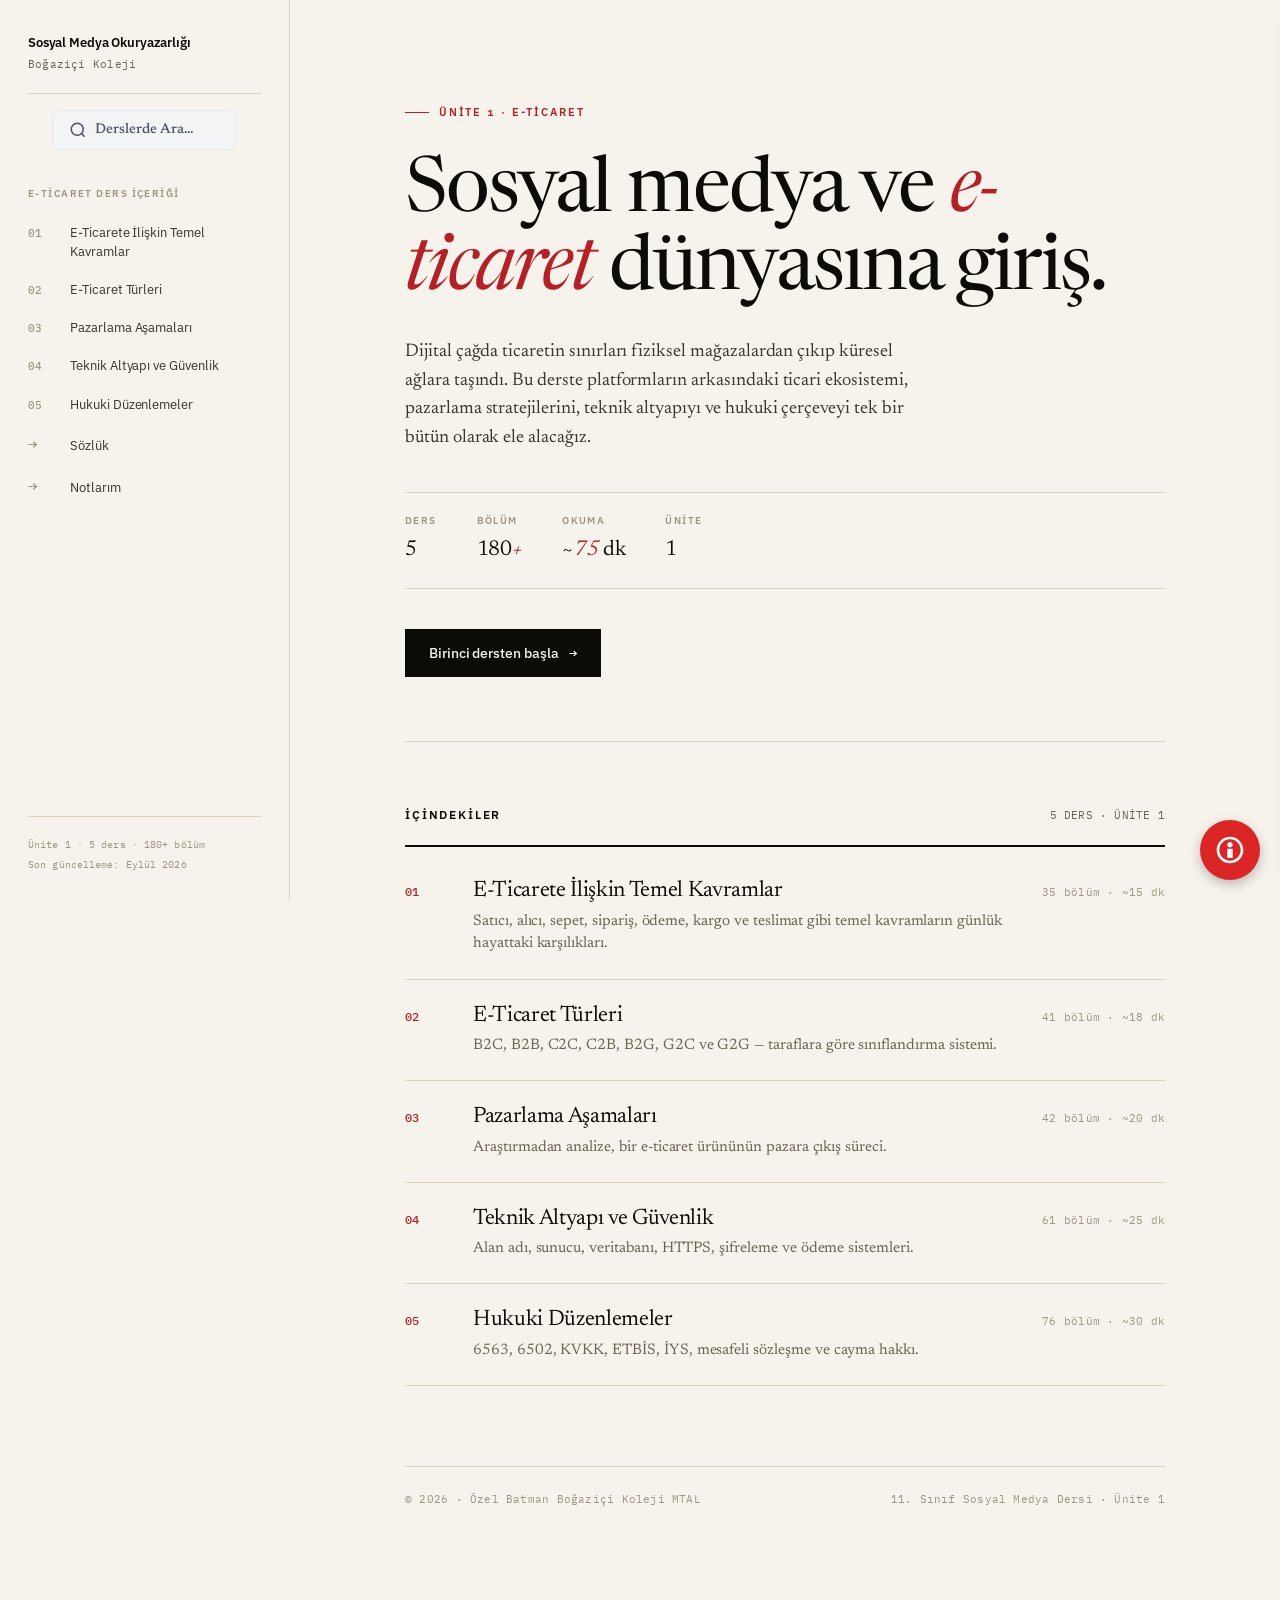
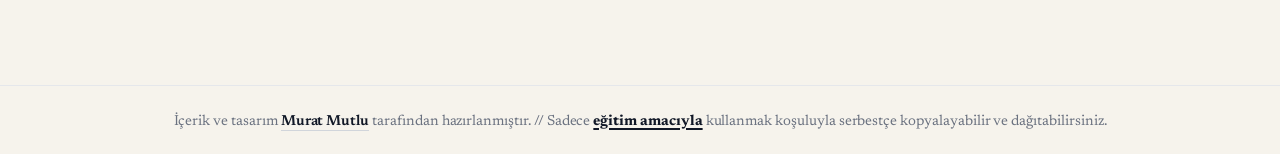
<file: index.html>
﻿<!DOCTYPE html>
<html lang="tr">
<head>
  <meta charset="UTF-8">
  <meta name="viewport" content="width=device-width, initial-scale=1.0">
  <title>Sosyal Medya Okuryazarlığı - Boğaziçi Koleji</title>
  <link rel="stylesheet" href="style.css">
</head>
<body>

<div class="progress"><div class="progress-bar" id="bar"></div></div>
<button class="rail-toggle" onclick="toggleRail()">≡</button>



<div class="shell">

  <aside class="rail" id="rail">
    <a href="index.html" class="rail-brand">
      <span class="rail-brand-text">
        <strong>Sosyal Medya Okuryazarlığı</strong>
        <span>Boğaziçi Koleji</span>
      </span>
    </a>

    <p class="rail-label">E-Ticaret Ders İçeriği</p>
    <nav class="rail-nav">
      <ol>
        <li><a href="ders1.html"><span class="num">01</span><span>E-Ticarete İlişkin Temel Kavramlar</span></a></li>
        <li><a href="ders2.html"><span class="num">02</span><span>E-Ticaret Türleri</span></a></li>
        <li><a href="ders3.html"><span class="num">03</span><span>Pazarlama Aşamaları</span></a></li>
        <li><a href="ders4.html"><span class="num">04</span><span>Teknik Altyapı ve Güvenlik</span></a></li>
        <li><a href="ders5.html"><span class="num">05</span><span>Hukuki Düzenlemeler</span></a></li>
        <li><a href="sozluk.html"><span class="num" style="background:transparent; font-size:16px; border:none; padding:0; width:24px;">&rarr;</span><span>Sözlük</span></a></li>
      </ol>
    </nav>

    <div class="rail-foot">
      <p>Ünite 1 · 5 ders · 180+ bölüm</p>
      <p>Son güncelleme: Eylül 2026</p>
    </div>
  </aside>

  <main class="main no-margin">
    <div class="page-inner no-margin">
      <div>

        <section class="cover">
          <div class="cover-eyebrow">Ünite 1 · E-Ticaret</div>

          <h1>
            Sosyal medya ve <em>e-ticaret</em> dünyasına giriş.
          </h1>

          <p class="cover-sub">
            Dijital çağda ticaretin sınırları fiziksel mağazalardan çıkıp küresel ağlara taşındı. Bu derste platformların arkasındaki ticari ekosistemi, pazarlama stratejilerini, teknik altyapıyı ve hukuki çerçeveyi tek bir bütün olarak ele alacağız.
          </p>

          <dl class="cover-meta">
            <div>
              <dt>Ders</dt>
              <dd>5</dd>
            </div>
            <div>
              <dt>Bölüm</dt>
              <dd>180<em>+</em></dd>
            </div>
            <div>
              <dt>Okuma</dt>
              <dd>~<em>75</em> dk</dd>
            </div>
            <div>
              <dt>Ünite</dt>
              <dd>1</dd>
            </div>
          </dl>

          <a href="ders1.html" class="cover-cta">
            Birinci dersten başla <span>→</span>
          </a>
        </section>

        <section class="toc-section">
          <div class="toc-header">
            <h2>İçindekiler</h2>
            <span>5 DERS · ÜNİTE 1</span>
          </div>

          <ol class="toc-list">
            <li>
              <a href="ders1.html">
                <span class="toc-num">01</span>
                <div class="toc-main">
                  <div class="toc-title">E-Ticarete İlişkin Temel Kavramlar</div>
                  <div class="toc-desc">Satıcı, alıcı, sepet, sipariş, ödeme, kargo ve teslimat gibi temel kavramların günlük hayattaki karşılıkları.</div>
                </div>
                <span class="toc-meta">35 bölüm · ~15 dk</span>
              </a>
            </li>
            <li>
              <a href="ders2.html">
                <span class="toc-num">02</span>
                <div class="toc-main">
                  <div class="toc-title">E-Ticaret Türleri</div>
                  <div class="toc-desc">B2C, B2B, C2C, C2B, B2G, G2C ve G2G — taraflara göre sınıflandırma sistemi.</div>
                </div>
                <span class="toc-meta">41 bölüm · ~18 dk</span>
              </a>
            </li>
            <li>
              <a href="ders3.html">
                <span class="toc-num">03</span>
                <div class="toc-main">
                  <div class="toc-title">Pazarlama Aşamaları</div>
                  <div class="toc-desc">Araştırmadan analize, bir e-ticaret ürününün pazara çıkış süreci.</div>
                </div>
                <span class="toc-meta">42 bölüm · ~20 dk</span>
              </a>
            </li>
            <li>
              <a href="ders4.html">
                <span class="toc-num">04</span>
                <div class="toc-main">
                  <div class="toc-title">Teknik Altyapı ve Güvenlik</div>
                  <div class="toc-desc">Alan adı, sunucu, veritabanı, HTTPS, şifreleme ve ödeme sistemleri.</div>
                </div>
                <span class="toc-meta">61 bölüm · ~25 dk</span>
              </a>
            </li>
            <li>
              <a href="ders5.html">
                <span class="toc-num">05</span>
                <div class="toc-main">
                  <div class="toc-title">Hukuki Düzenlemeler</div>
                  <div class="toc-desc">6563, 6502, KVKK, ETBİS, İYS, mesafeli sözleşme ve cayma hakkı.</div>
                </div>
                <span class="toc-meta">76 bölüm · ~30 dk</span>
              </a>
            </li>
          </ol>
        </section>

        <footer class="page-foot">
          <span>© 2026 · Özel Batman Boğaziçi Koleji MTAL</span>
          <span>11. Sınıf Sosyal Medya Dersi · Ünite 1</span>
        </footer>

      </div>
    </div>
  </main>

</div>

<script>
  window.addEventListener('scroll', () => {
    const h = document.documentElement.scrollHeight - window.innerHeight;
    document.getElementById('bar').style.width = (h > 0 ? (scrollY / h) * 100 : 0) + '%';
  }, { passive: true });

  function toggleRail() { document.getElementById('rail').classList.toggle('open'); }
  // Menü açıkken dışarı tıklanınca otomatik kapat
document.addEventListener('click', (e) => {
    const rail   = document.getElementById('rail');
    const toggle = document.querySelector('.rail-toggle');

    if (!rail.classList.contains('open')) return;     // menü zaten kapalıysa çık
    if (rail.contains(e.target)) return;              // menünün içine tıklandıysa çık
    if (toggle && toggle.contains(e.target)) return;  // hamburger tuşuna tıklandıysa çık

    rail.classList.remove('open');                    // aksi hâlde menüyü kapat
});
</script>

<!-- ERİŞİLEBİLİRLİK MENÜSÜ BAŞLANGIÇ -->
<link rel="stylesheet" href="accessibility.css">
<button id="a11y-toggle-btn" title="Erişilebilirlik">
  <svg viewBox="0 0 24 24"><path d="M12 2C6.48 2 2 6.48 2 12s4.48 10 10 10 10-4.48 10-10S17.52 2 12 2zm0 18c-4.41 0-8-3.59-8-8s3.59-8 8-8 8 3.59 8 8-3.59 8-8 8zm0-14c-1.1 0-2 .9-2 2s.9 2 2 2 2-.9 2-2-.9-2-2-2zm-2 5h4v7h-4V11z"/></svg>
</button>
<div id="a11y-panel">
  <div class="a11y-header">
    <h3 style="margin: 0; font-size: 18px; display: flex; align-items: center; gap: 8px; color: #dc2626;"><svg width="20" height="20" viewBox="0 0 24 24" fill="currentColor"><path d="M12 2C6.48 2 2 6.48 2 12s4.48 10 10 10 10-4.48 10-10S17.52 2 12 2zm0 18c-4.41 0-8-3.59-8-8s3.59-8 8-8 8 3.59 8 8-3.59 8-8 8zm0-14c-1.1 0-2 .9-2 2s.9 2 2 2 2-.9 2-2-.9-2-2-2zm-2 5h4v7h-4V11z"/></svg> Erişilebilirlik</h3>
    <button id="a11y-reset-btn" class="a11y-reset-btn">↻ Sıfırla</button>
  </div>
  
  <div class="a11y-section">
    <div class="a11y-section-title">YAZI BOYUTU</div>
    <div class="a11y-font-controls">
      <button id="btn-font-decrease" class="a11y-font-btn">−</button>
      <strong id="a11y-font-size-text">100%</strong>
      <button id="btn-font-increase" class="a11y-font-btn">+</button>
    </div>
  </div>

  <div class="a11y-section">
    <div class="a11y-section-title">GÖRÜNÜM</div>
    <div class="a11y-row"><span>Karanlık Mod</span><label class="a11y-switch"><input type="checkbox" id="cb-dark-mode"><span class="a11y-slider"></span></label></div>
    <div class="a11y-row"><span>Gri Tonlama</span><label class="a11y-switch"><input type="checkbox" id="cb-grayscale"><span class="a11y-slider"></span></label></div>
    <div class="a11y-row"><span>Yüksek Kontrast</span><label class="a11y-switch"><input type="checkbox" id="cb-high-contrast"><span class="a11y-slider"></span></label></div>
    <div class="a11y-row"><span>Okunabilir Yazı</span><label class="a11y-switch"><input type="checkbox" id="cb-readable-font"><span class="a11y-slider"></span></label></div>
    <div class="a11y-row"><span>Göz Dinlendirme</span><label class="a11y-switch"><input type="checkbox" id="cb-eye-rest"><span class="a11y-slider"></span></label></div>
  </div>

  <div class="a11y-section">
    <div class="a11y-section-title">RENK KÖRLÜĞÜ</div>
    <select id="select-color-blindness" class="a11y-select">
      <option value="normal">Normal Görünüm</option>
      <option value="protanopia">Protanopi (Kırmızı Eksikliği)</option>
      <option value="deuteranopia">Döteranopi (Yeşil Eksikliği)</option>
      <option value="tritanopia">Tritanopi (Mavi Eksikliği)</option>
    </select>
  </div>

  <div class="a11y-section">
    <div class="a11y-section-title">İÇERİK</div>
    <div class="a11y-row"><span>Bağlantıları Vurgula</span><label class="a11y-switch"><input type="checkbox" id="cb-highlight-links"><span class="a11y-slider"></span></label></div>
    <div class="a11y-row"><span>Resimleri Gizle</span><label class="a11y-switch"><input type="checkbox" id="cb-hide-images"><span class="a11y-slider"></span></label></div>
    <div class="a11y-row"><span>Animasyonları Durdur</span><label class="a11y-switch"><input type="checkbox" id="cb-stop-animations"><span class="a11y-slider"></span></label></div>
  </div>
</div>
<script src="accessibility.js"></script>
<!-- ERİŞİLEBİLİRLİK MENÜSÜ BİTİŞ -->
<script src="progress.js"></script>
<script src="search-data.js"></script>
<script src="search.js"></script>
<script src="highlighter.js"></script>
<script src="tts.js"></script>
<script src="glossary-data.js"></script>
<script src="auto-tooltip.js"></script>
<script src="notebook.js"></script>
<script src="footer.js"></script>
</body>
</html>
</file>
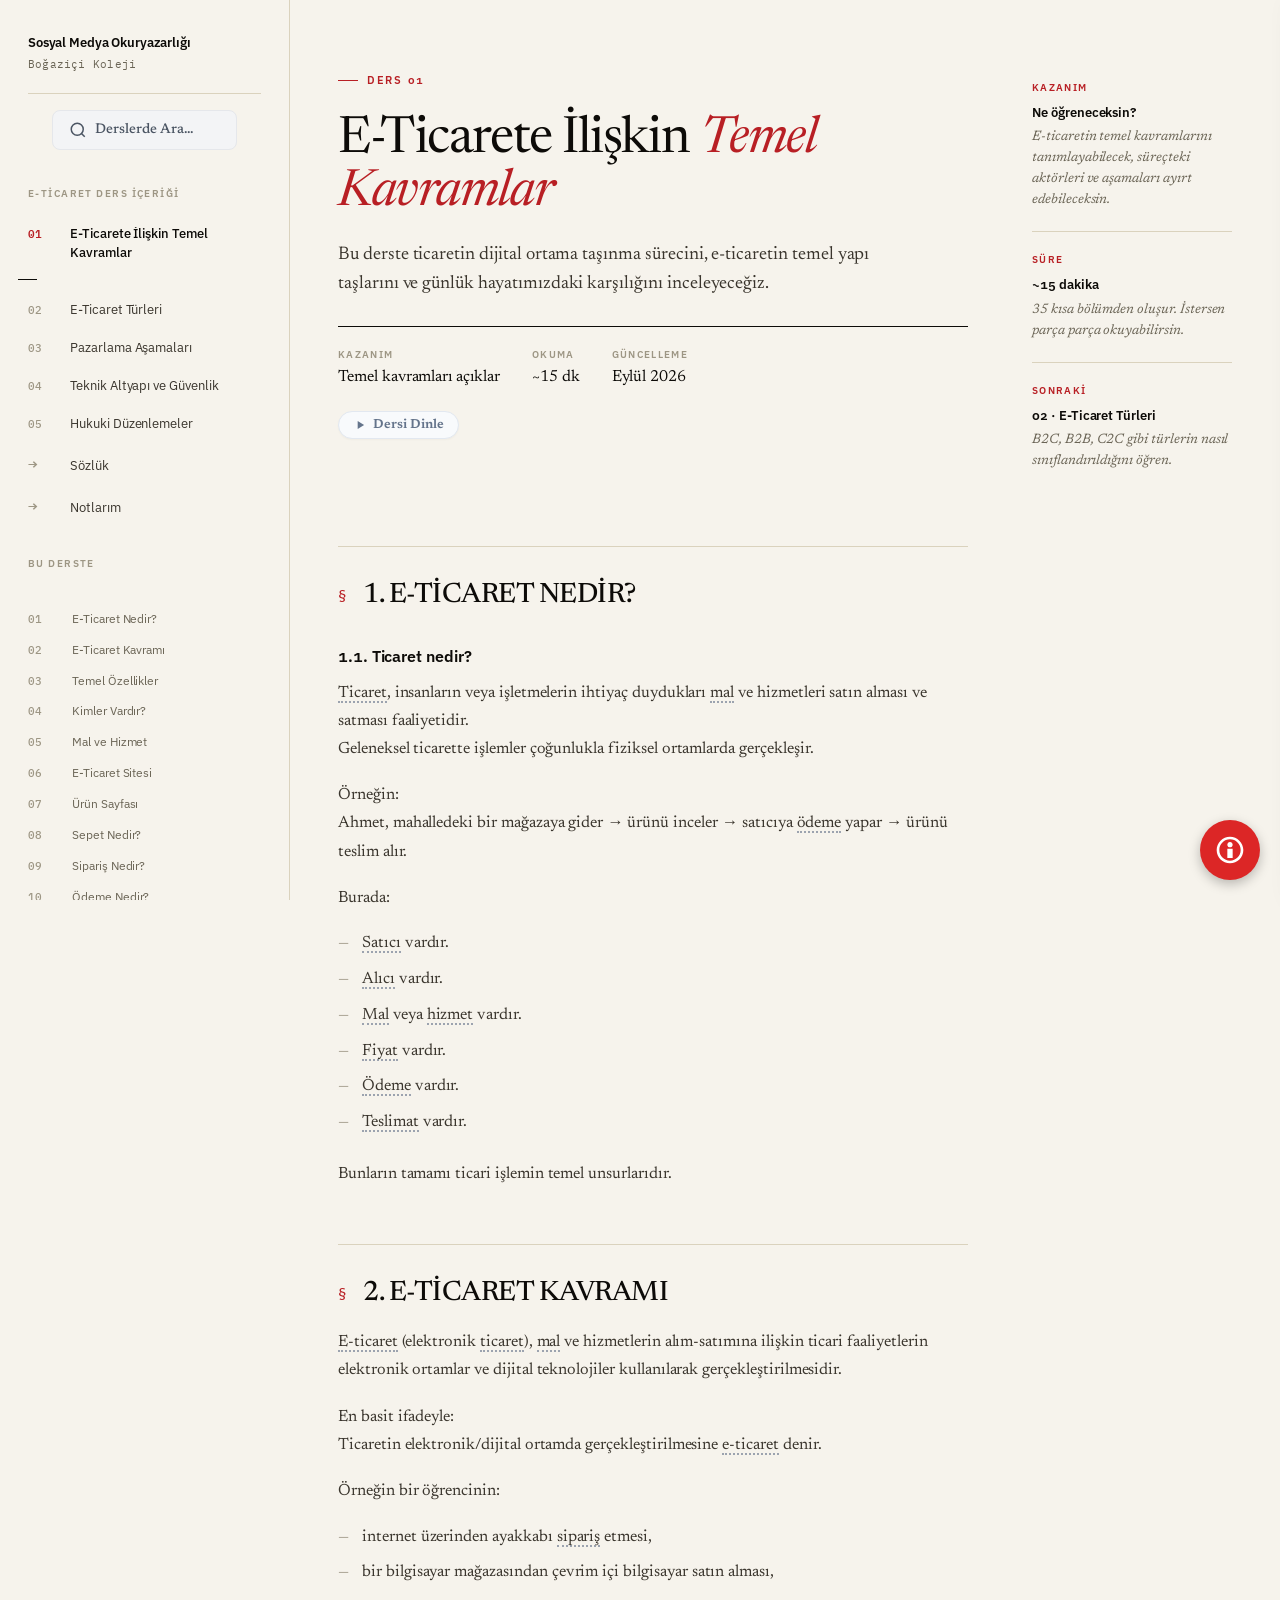
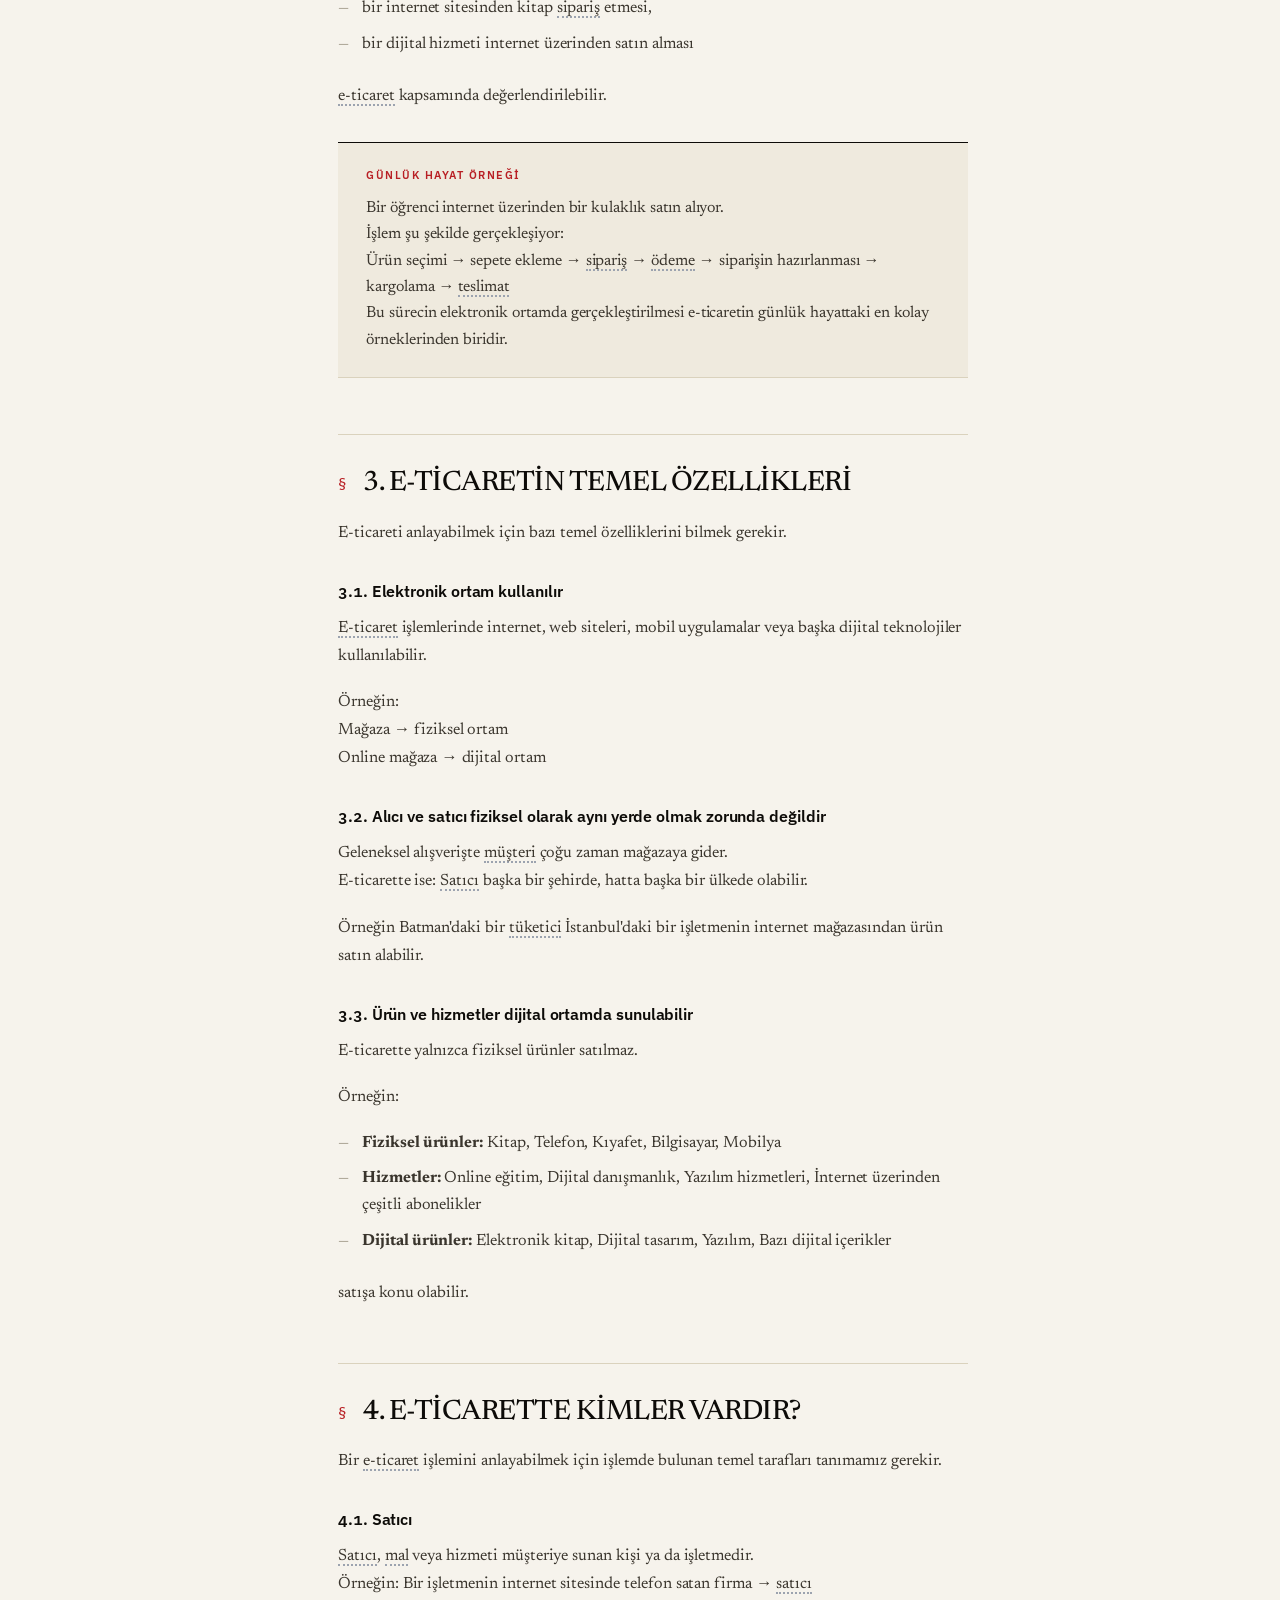
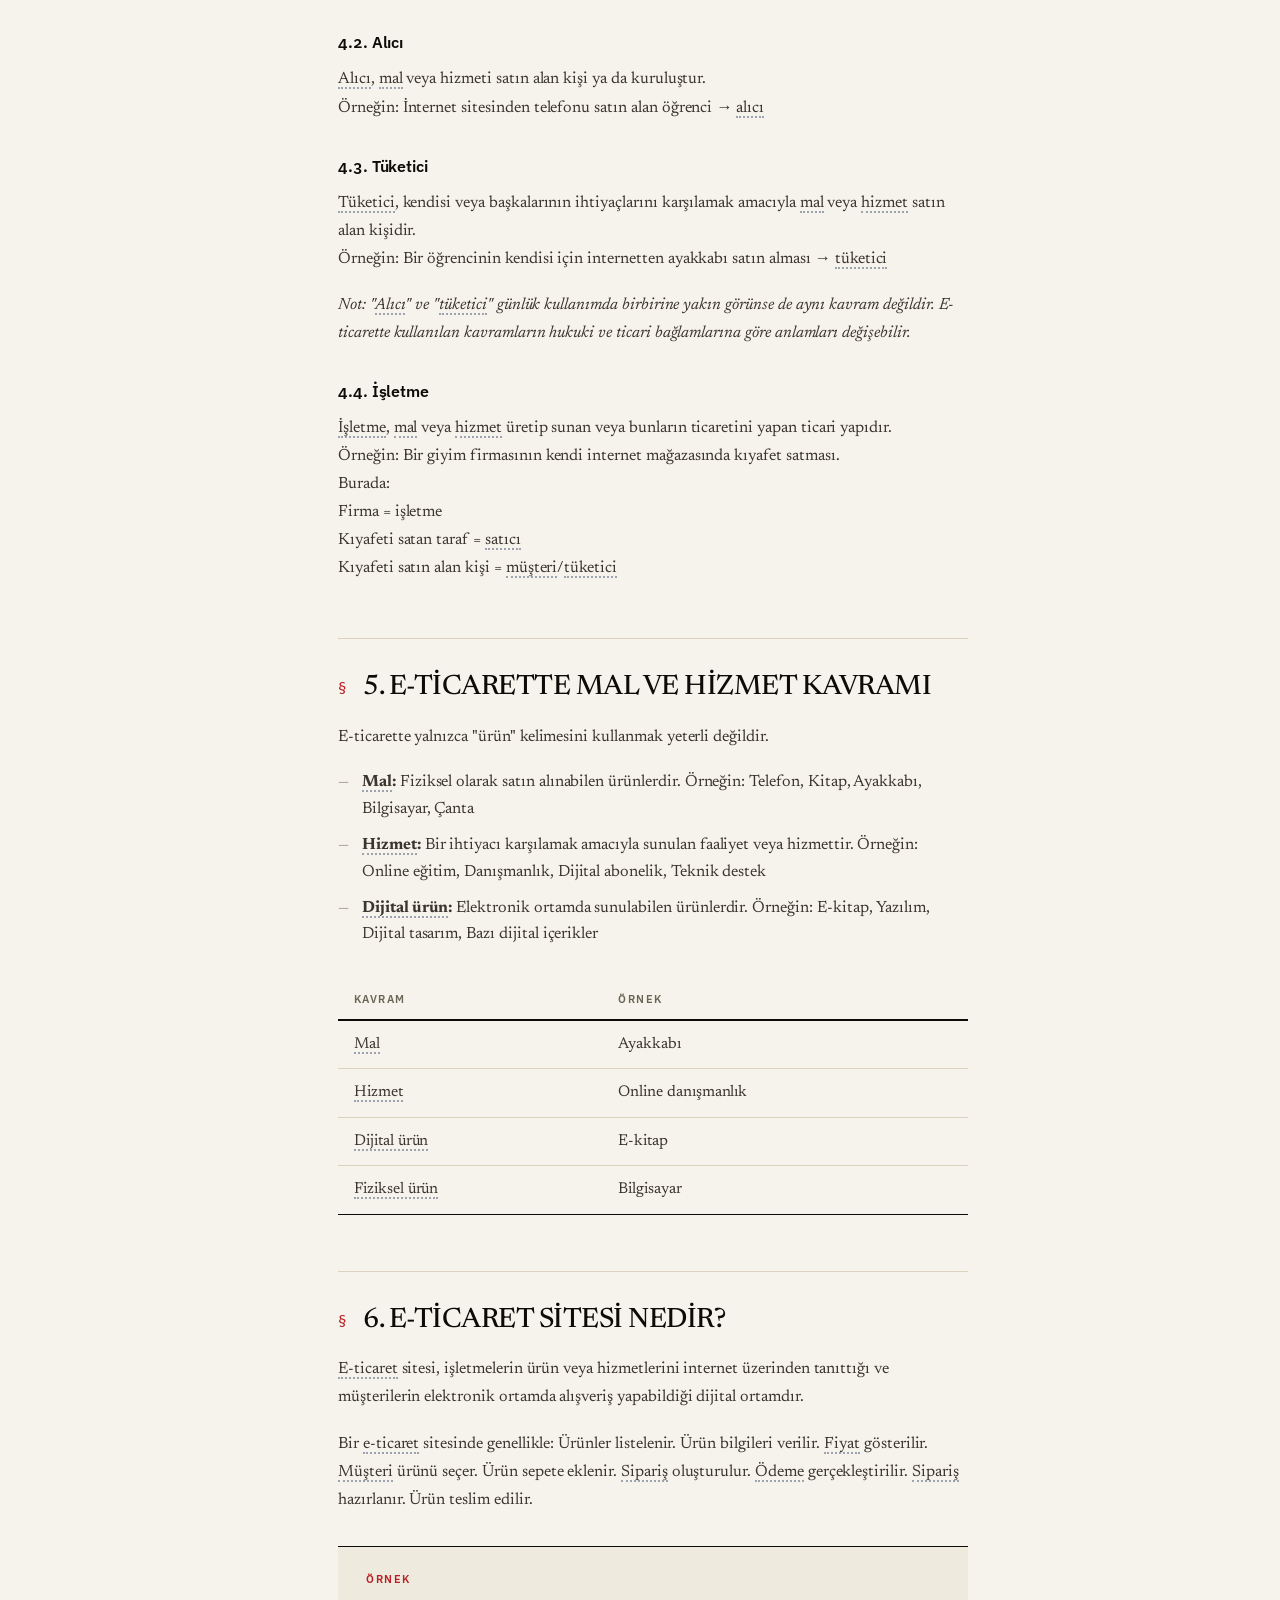
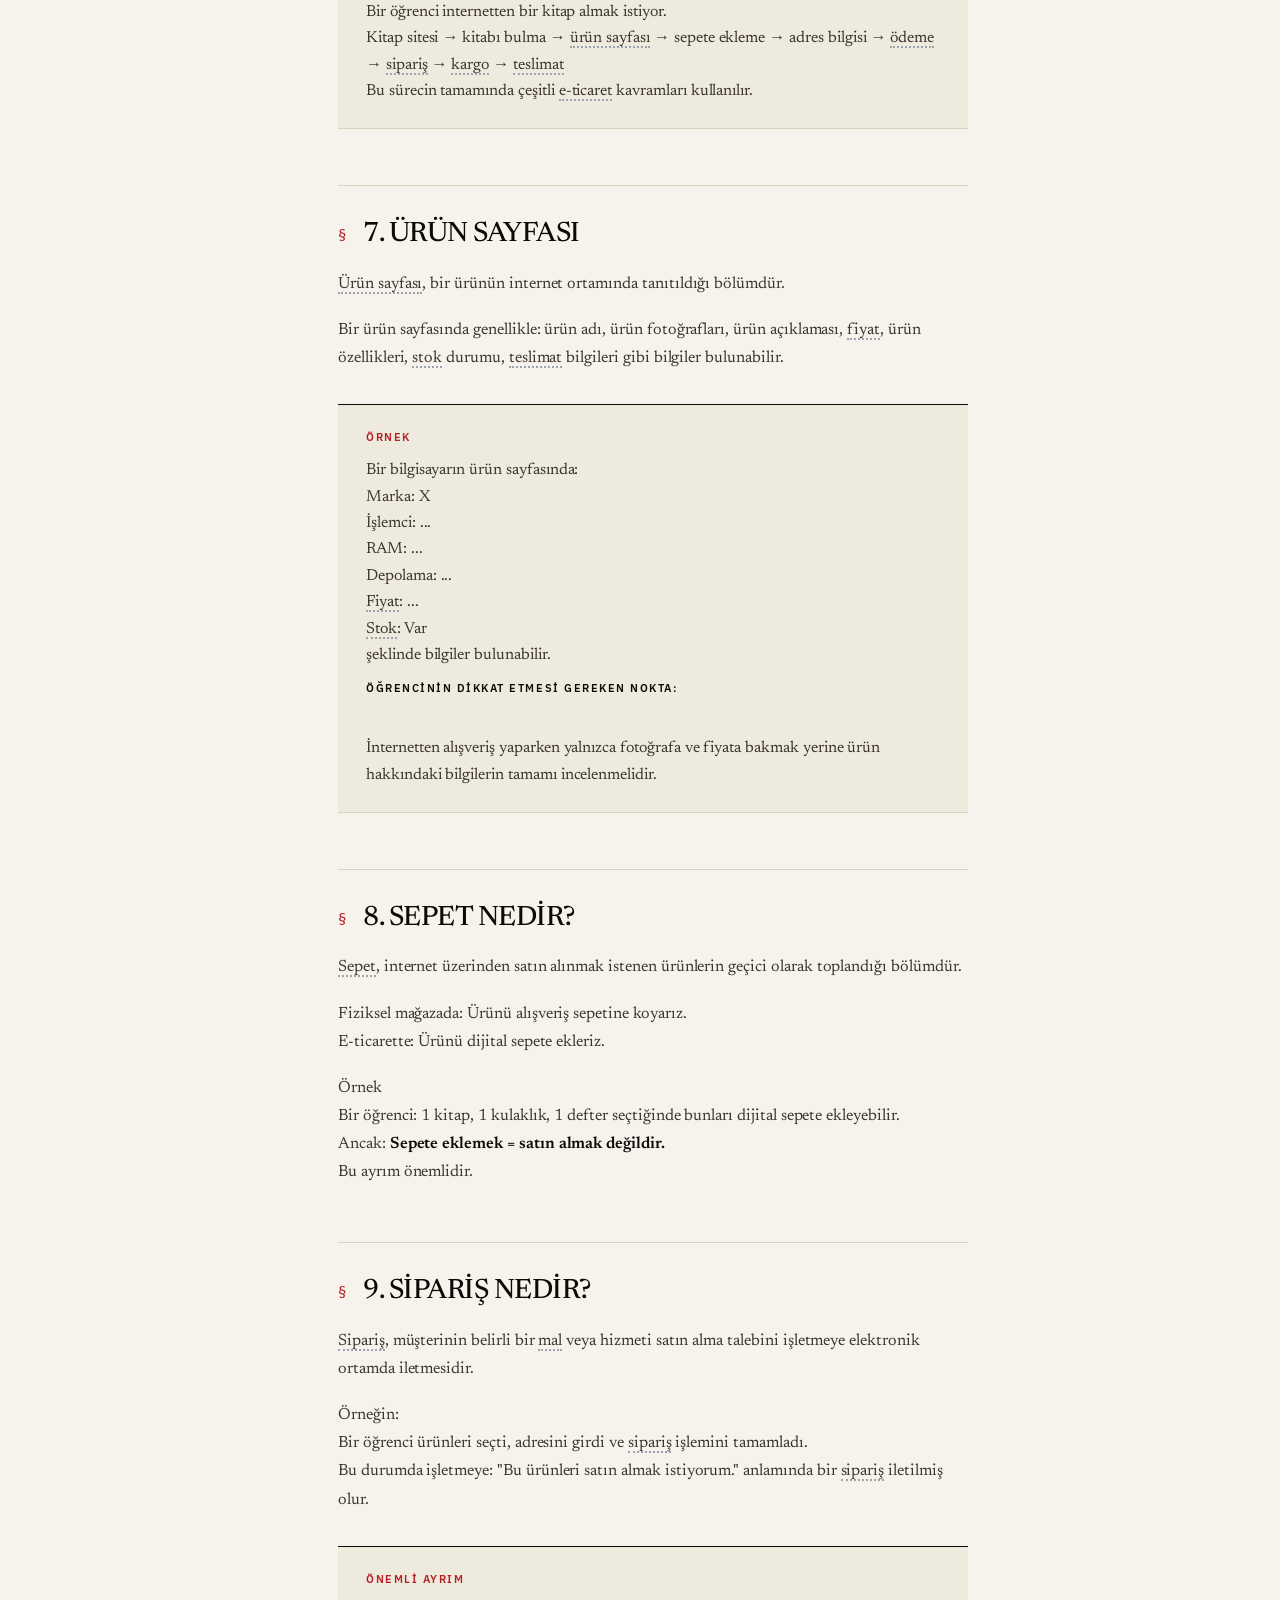
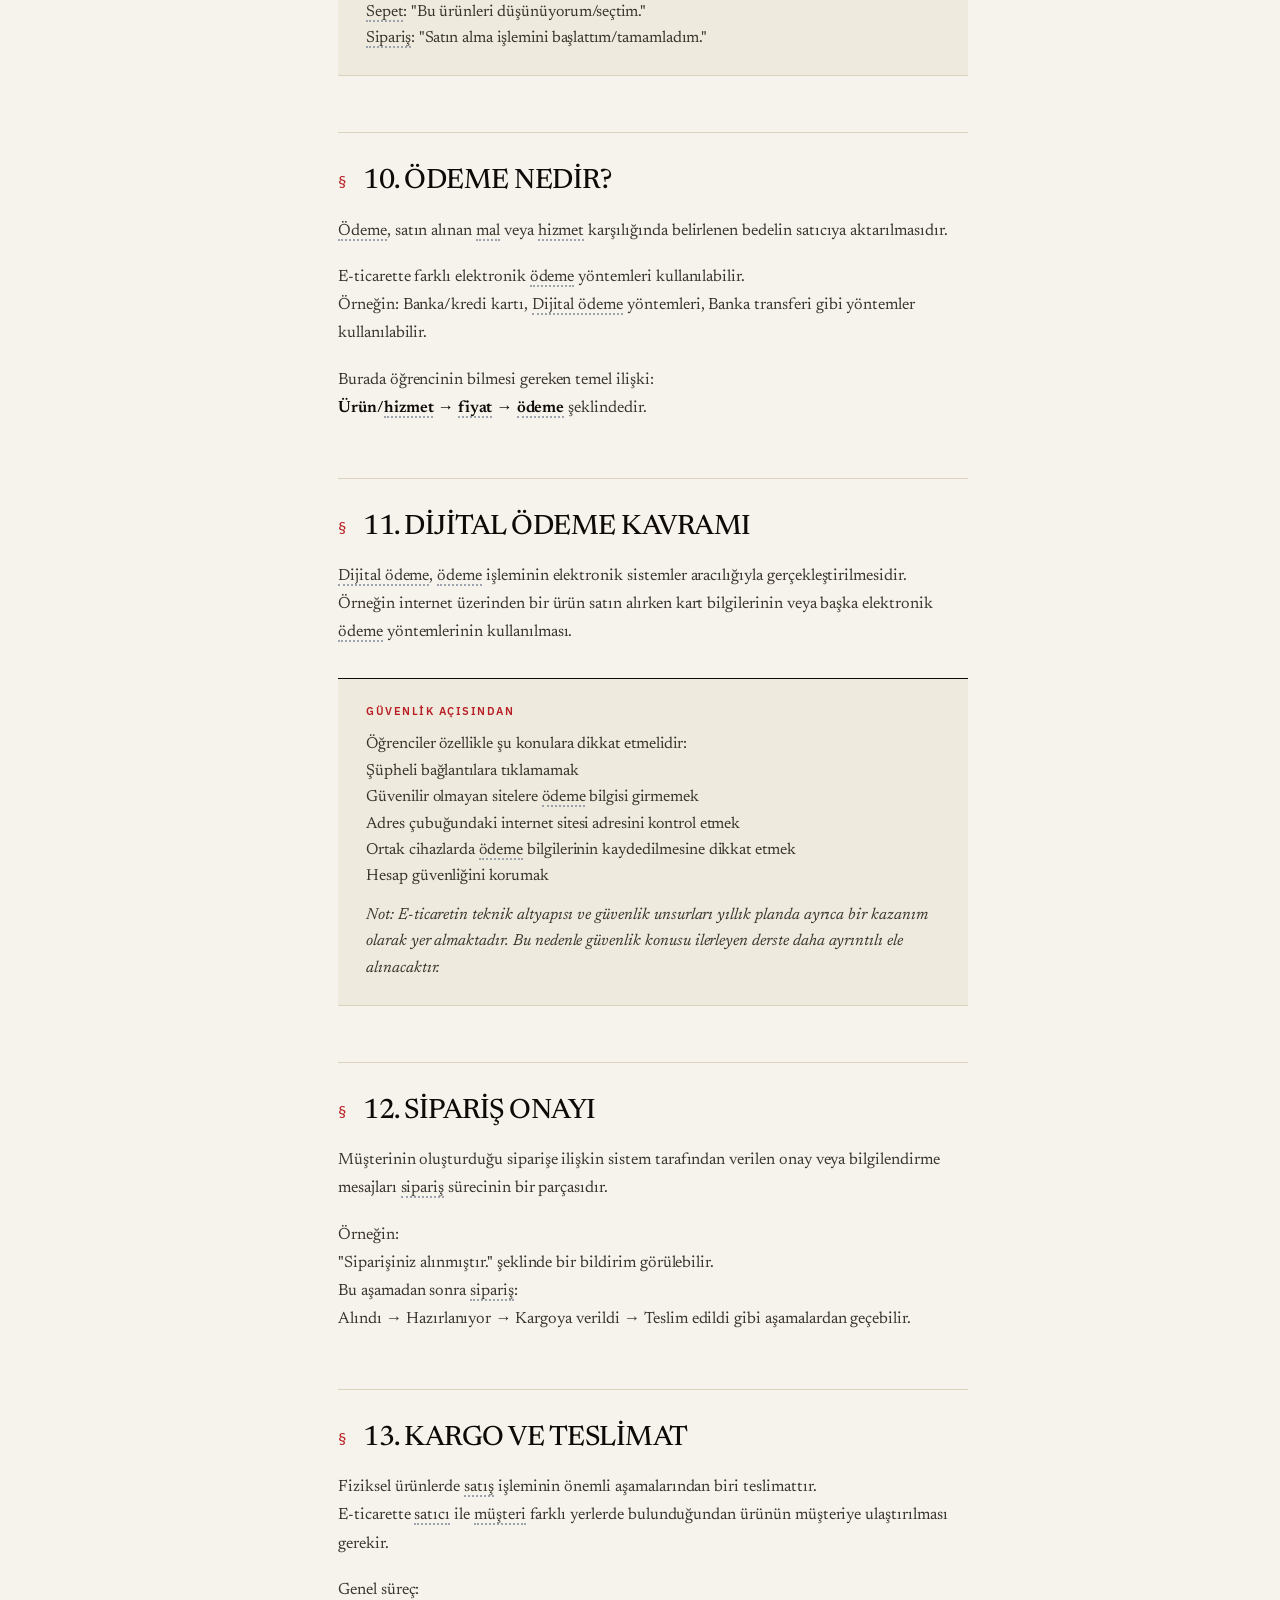
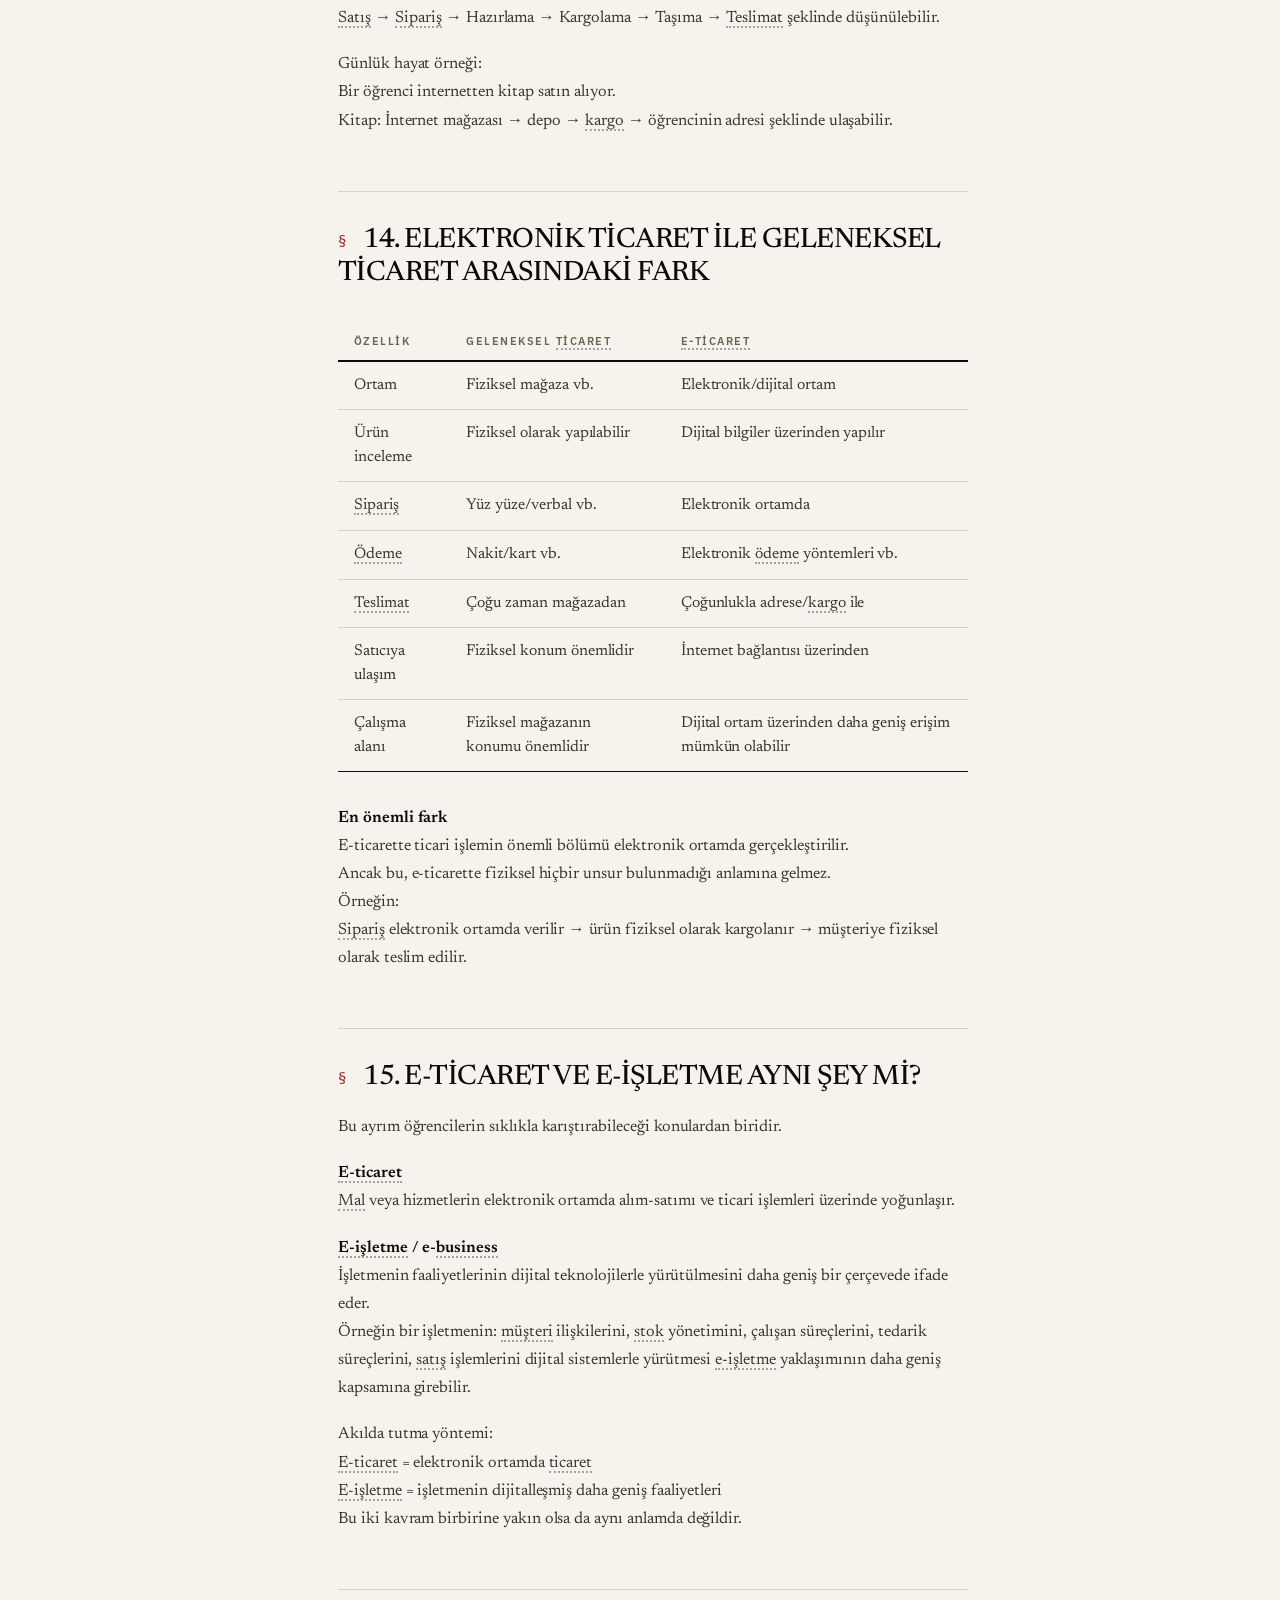
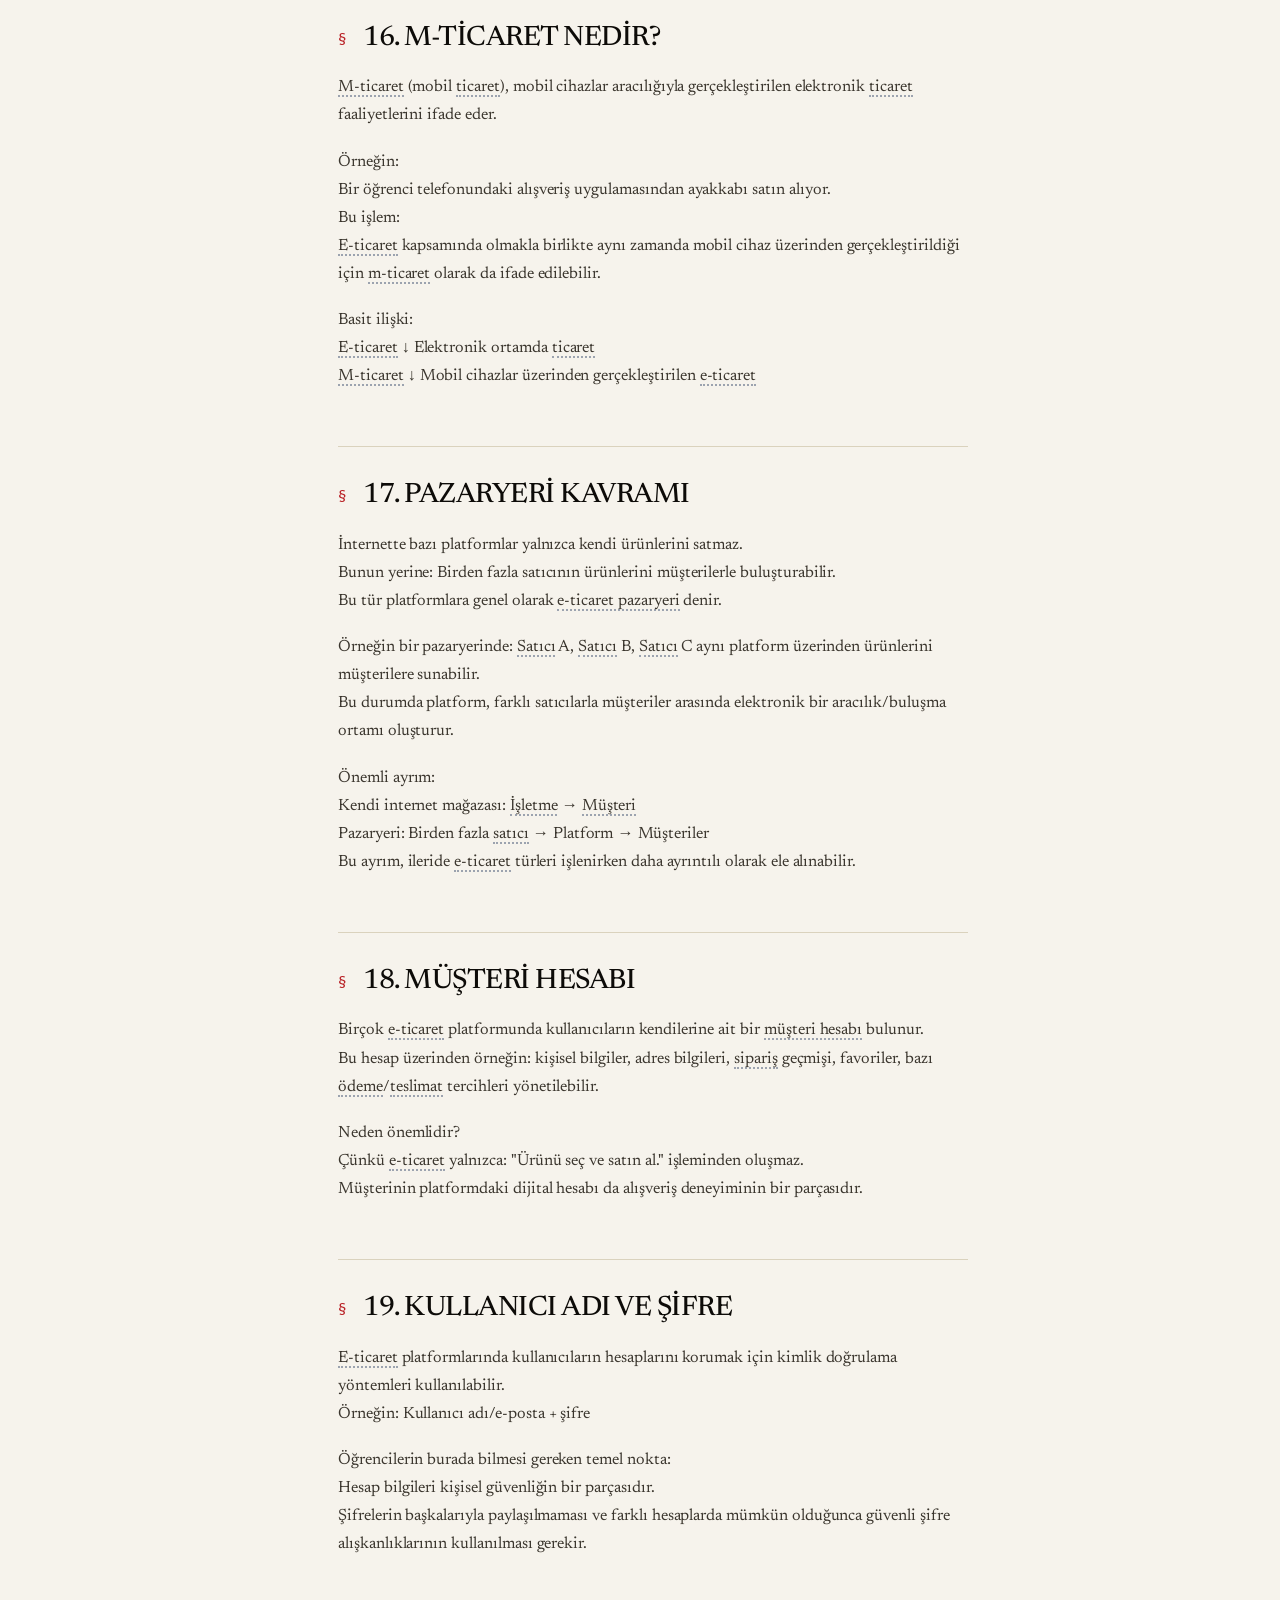
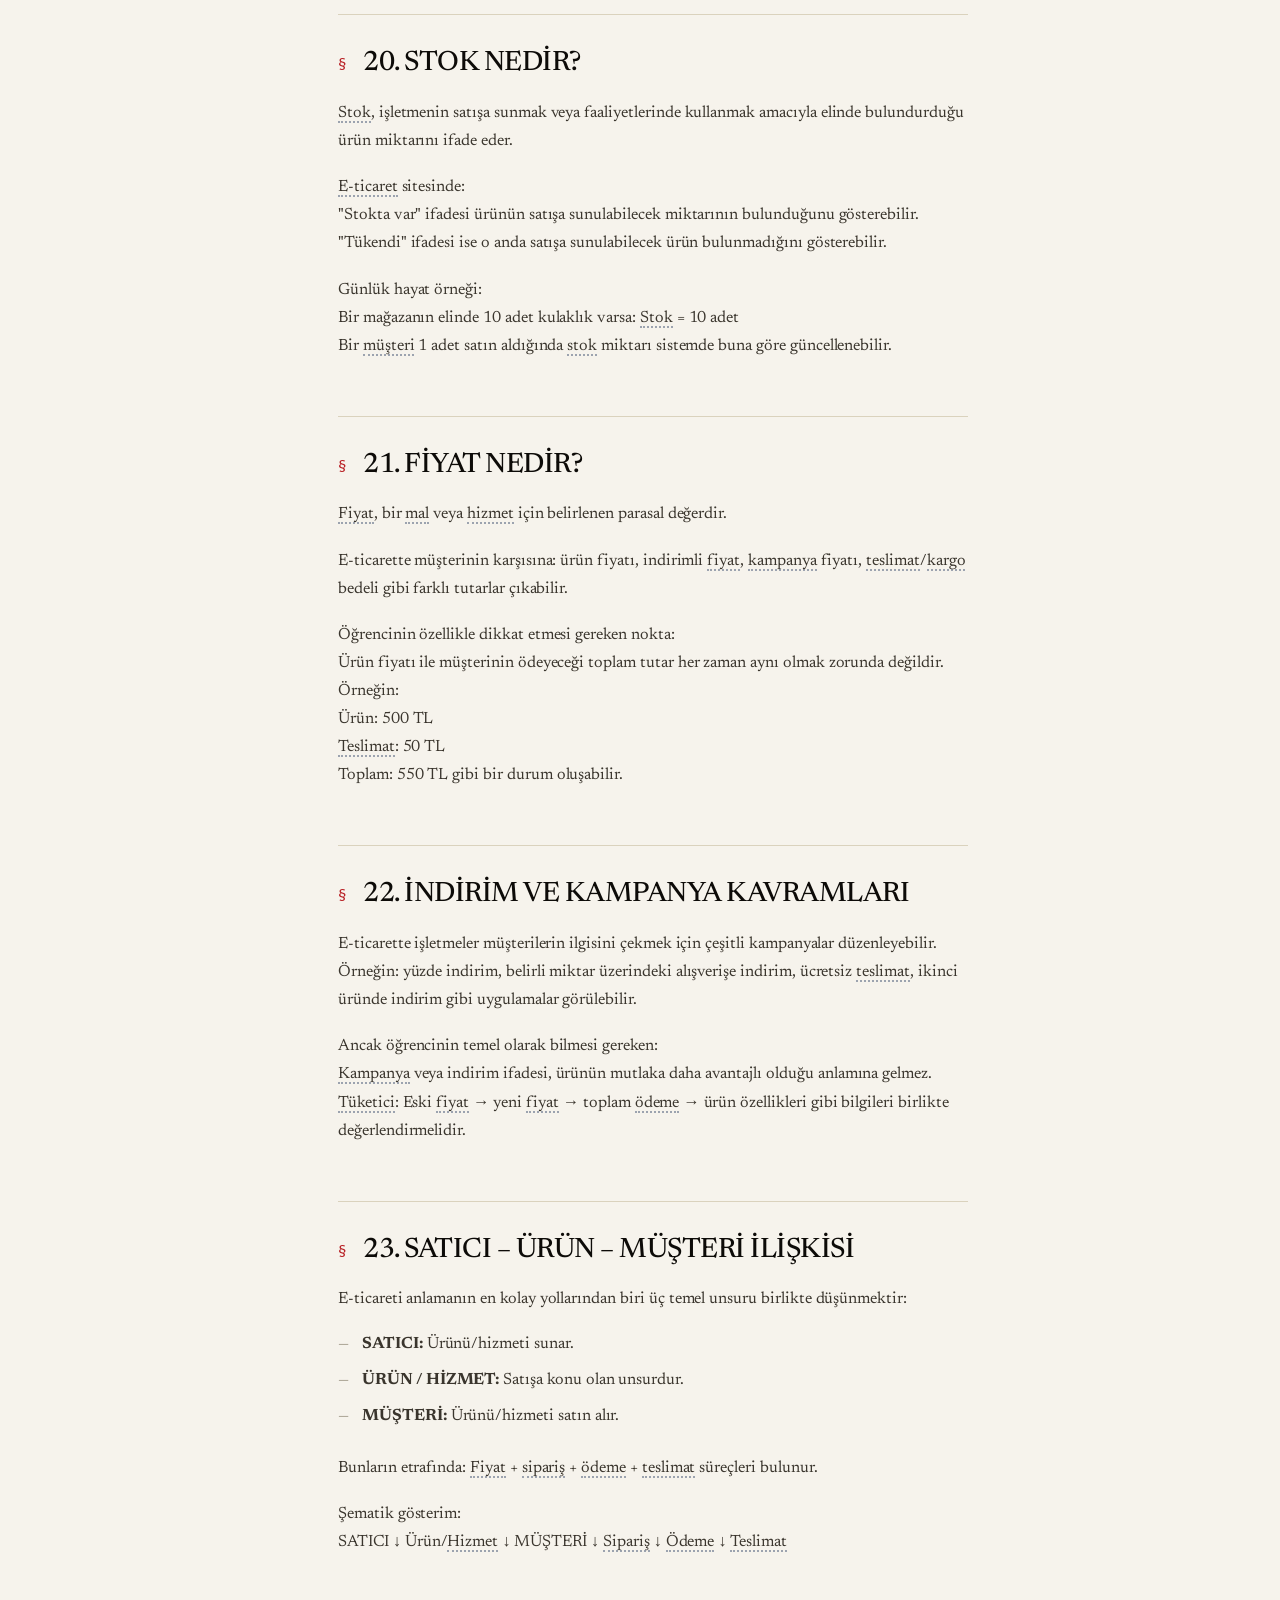
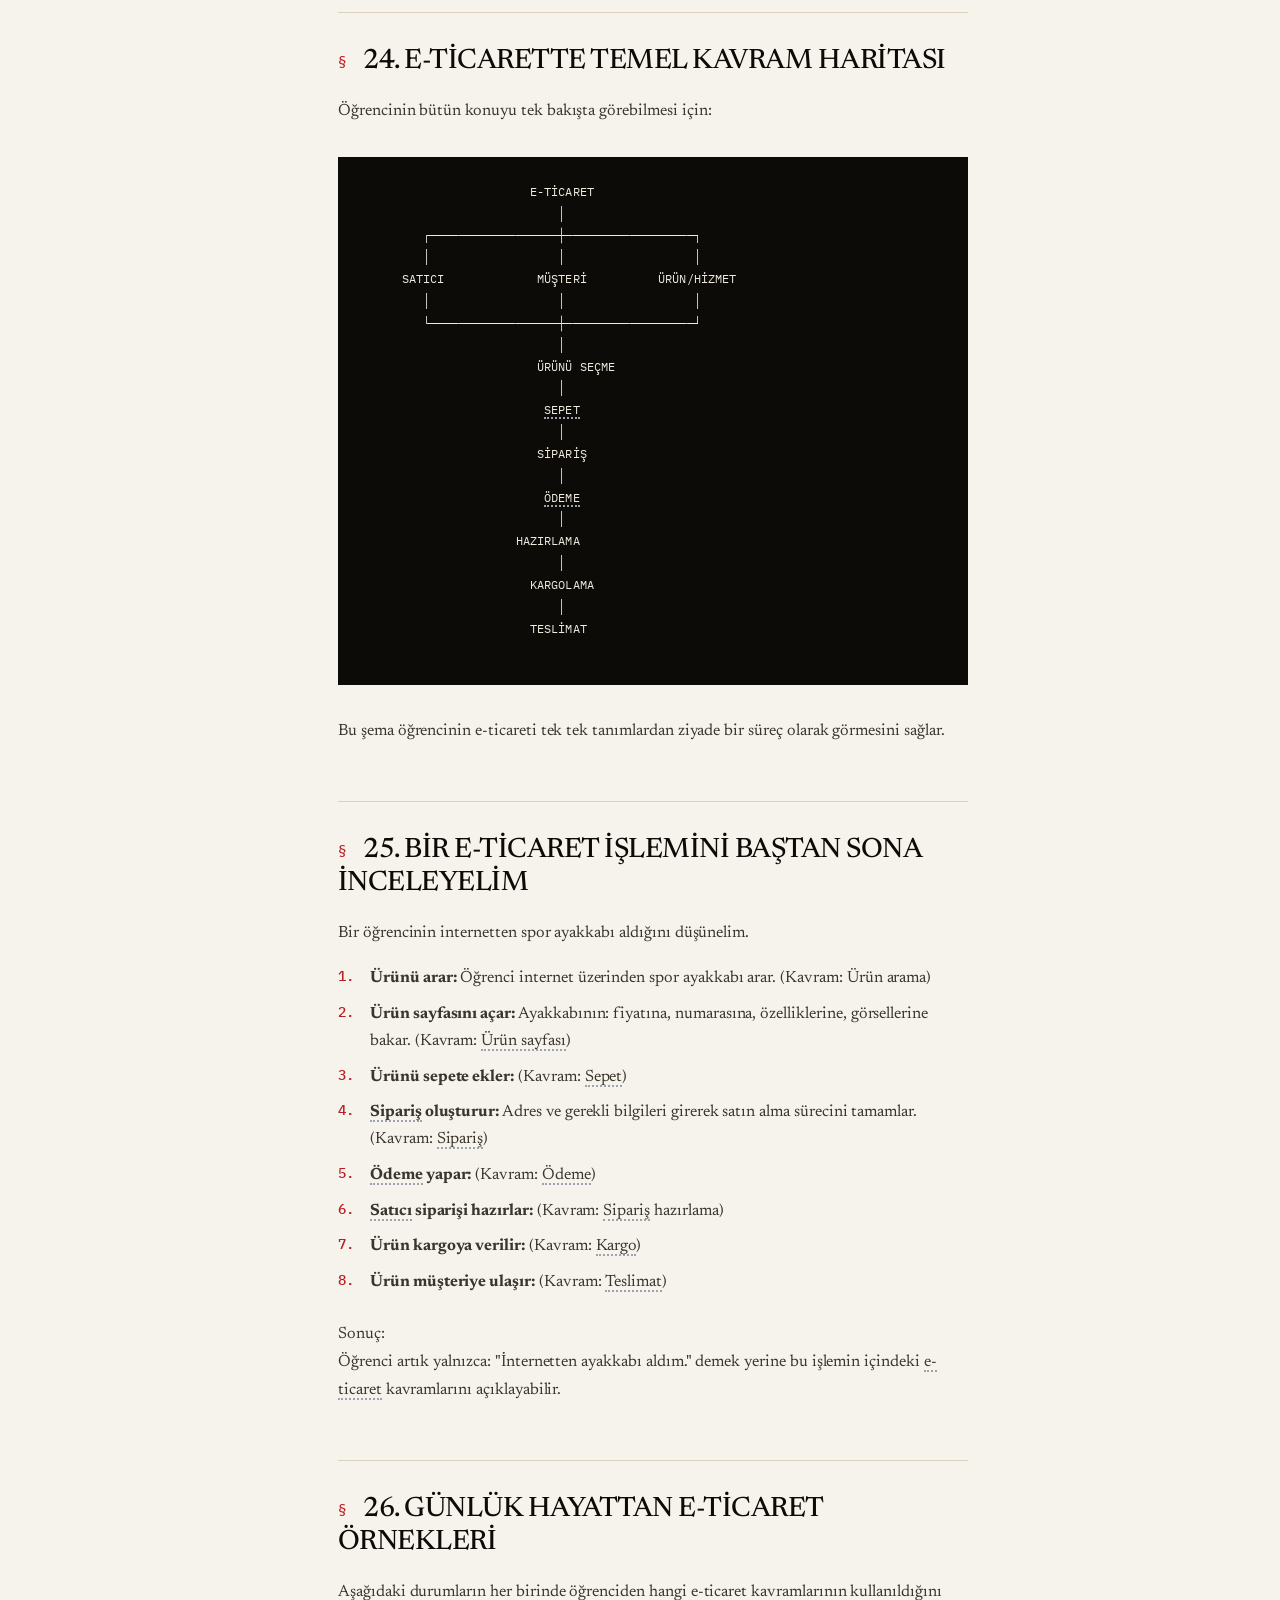
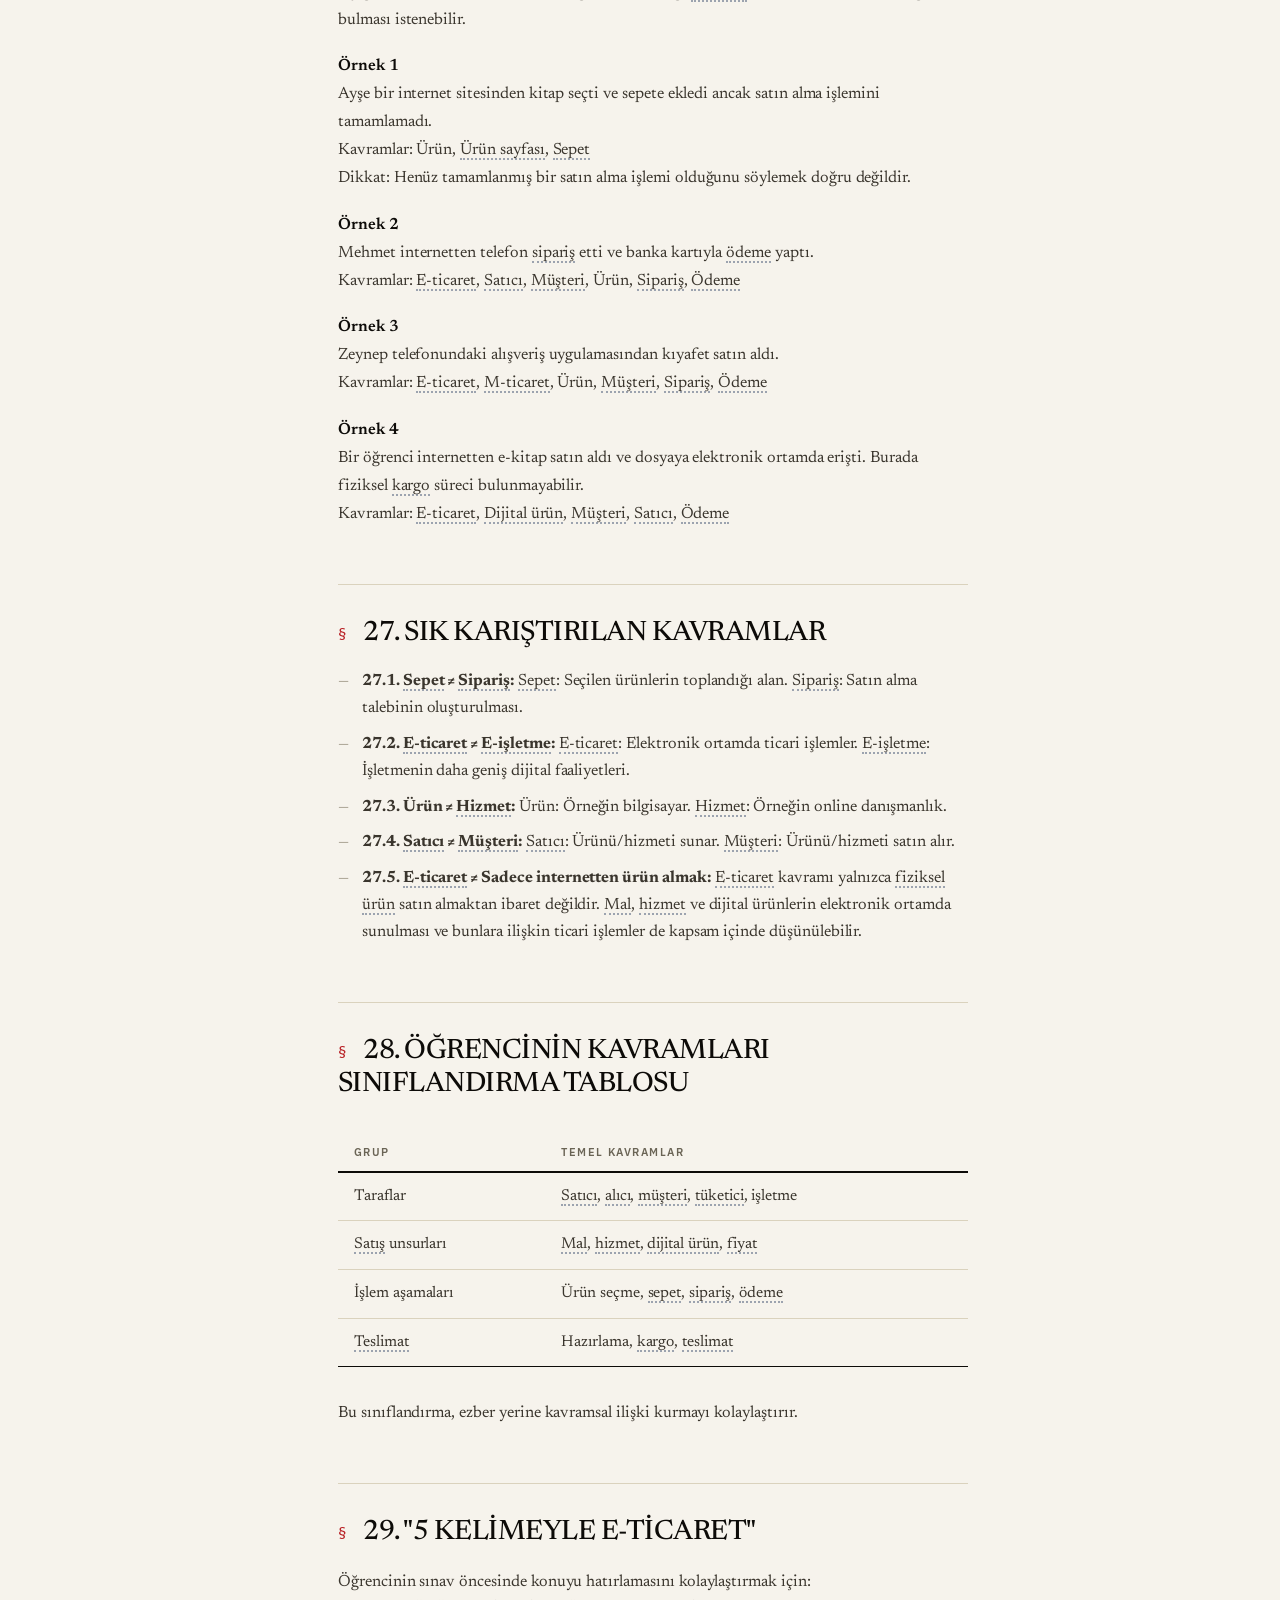
<file: ders1.html>
﻿<!DOCTYPE html>
<html lang="tr">
<head>
  <meta charset="UTF-8">
  <meta name="viewport" content="width=device-width, initial-scale=1.0">
  <title>01 · E-Ticarete İlişkin Temel Kavramlar</title>
  <link rel="stylesheet" href="style.css">
</head>
<body>

<div class="progress"><div class="progress-bar" id="bar"></div></div>
<button class="rail-toggle" onclick="toggleRail()">≡</button>



<div class="shell">

  <aside class="rail" id="rail">
    <a href="index.html" class="rail-brand">
      <span class="rail-brand-text">
        <strong>Sosyal Medya Okuryazarlığı</strong>
        <span>Boğaziçi Koleji</span>
      </span>
    </a>

    <p class="rail-label">E-Ticaret Ders İçeriği</p>
    <nav class="rail-nav">
      <ol>
        <li><a href="ders1.html" class="active"><span class="num">01</span><span>E-Ticarete İlişkin Temel Kavramlar</span></a></li>
        <li><a href="ders2.html"><span class="num">02</span><span>E-Ticaret Türleri</span></a></li>
        <li><a href="ders3.html"><span class="num">03</span><span>Pazarlama Aşamaları</span></a></li>
        <li><a href="ders4.html"><span class="num">04</span><span>Teknik Altyapı ve Güvenlik</span></a></li>
        <li><a href="ders5.html"><span class="num">05</span><span>Hukuki Düzenlemeler</span></a></li>
        <li><a href="sozluk.html"><span class="num" style="background:transparent; font-size:16px; border:none; padding:0; width:24px;">&rarr;</span><span>Sözlük</span></a></li>
      </ol>
    </nav>

    <p class="rail-label">Bu Derste</p>
    <nav class="rail-nav rail-sub">
      <ol>
        <li><a href="#b1"><span class="num">01</span><span>E-Ticaret Nedir?</span></a></li>
        <li><a href="#b2"><span class="num">02</span><span>E-Ticaret Kavramı</span></a></li>
        <li><a href="#b3"><span class="num">03</span><span>Temel Özellikler</span></a></li>
        <li><a href="#b4"><span class="num">04</span><span>Kimler Vardır?</span></a></li>
        <li><a href="#b5"><span class="num">05</span><span>Mal ve Hizmet</span></a></li>
        <li><a href="#b6"><span class="num">06</span><span>E-Ticaret Sitesi</span></a></li>
        <li><a href="#b7"><span class="num">07</span><span>Ürün Sayfası</span></a></li>
        <li><a href="#b8"><span class="num">08</span><span>Sepet Nedir?</span></a></li>
        <li><a href="#b9"><span class="num">09</span><span>Sipariş Nedir?</span></a></li>
        <li><a href="#b10"><span class="num">10</span><span>Ödeme Nedir?</span></a></li>
        <li><a href="#b11"><span class="num">11</span><span>Dijital Ödeme</span></a></li>
        <li><a href="#b12"><span class="num">12</span><span>Sipariş Onayı</span></a></li>
        <li><a href="#b13"><span class="num">13</span><span>Kargo ve Teslimat</span></a></li>
        <li><a href="#b14"><span class="num">14</span><span>Geleneksel Ticaret Farkı</span></a></li>
        <li><a href="#b15"><span class="num">15</span><span>E-Ticaret ve E-İşletme</span></a></li>
        <li><a href="#b16"><span class="num">16</span><span>M-Ticaret Nedir?</span></a></li>
        <li><a href="#b17"><span class="num">17</span><span>Pazaryeri Kavramı</span></a></li>
        <li><a href="#b18"><span class="num">18</span><span>Müşteri Hesabı</span></a></li>
        <li><a href="#b19"><span class="num">19</span><span>Kullanıcı Adı ve Şifre</span></a></li>
        <li><a href="#b20"><span class="num">20</span><span>Stok Nedir?</span></a></li>
        <li><a href="#b21"><span class="num">21</span><span>Fiyat Nedir?</span></a></li>
        <li><a href="#b22"><span class="num">22</span><span>İndirim ve Kampanya</span></a></li>
        <li><a href="#b23"><span class="num">23</span><span>Satıcı–Ürün–Müşteri</span></a></li>
        <li><a href="#b24"><span class="num">24</span><span>Kavram Haritası</span></a></li>
        <li><a href="#b25"><span class="num">25</span><span>Baştan Sona Bir İşlem</span></a></li>
        <li><a href="#b26"><span class="num">26</span><span>Günlük Hayat Örnekleri</span></a></li>
        <li><a href="#b27"><span class="num">27</span><span>Sık Karıştırılanlar</span></a></li>
        <li><a href="#b28"><span class="num">28</span><span>Sınıflandırma Tablosu</span></a></li>
        <li><a href="#b29"><span class="num">29</span><span>5 Kelimeyle E-Ticaret</span></a></li>
        <li><a href="#b30"><span class="num">30</span><span>Kavram Kartları</span></a></li>
        <li><a href="#b31"><span class="num">31</span><span>Benim Alışverişim</span></a></li>
        <li><a href="#b32"><span class="num">32</span><span>Problem Çözme</span></a></li>
        <li><a href="#b33"><span class="num">33</span><span>Günlük Hayata Uygulama</span></a></li>
        <li><a href="#b34"><span class="num">34</span><span>Kazanımın Özü</span></a></li>
        <li><a href="#b35"><span class="num">35</span><span>Sınavlık Özet</span></a></li>
      </ol>
    </nav>

    <div class="rail-foot">
      <p>Ünite 1 · Ders 01 · 35 bölüm</p>
      <p>Son güncelleme: Eylül 2026</p>
    </div>
  </aside>

  <main class="main">
    <div class="page-inner">

      <article class="doc">

        <header class="doc-head">
          <div class="doc-eyebrow">Ders 01</div>
          <h1>E-Ticarete İlişkin <em>Temel Kavramlar</em></h1>
          <p class="doc-lead">
            Bu derste ticaretin dijital ortama taşınma sürecini, e-ticaretin temel yapı taşlarını ve günlük hayatımızdaki karşılığını inceleyeceğiz.
          </p>
          <dl class="doc-meta">
            <div>
              <dt>Kazanım</dt>
              <dd>Temel kavramları açıklar</dd>
            </div>
            <div>
              <dt>Okuma</dt>
              <dd>~15 dk</dd>
            </div>
            <div>
              <dt>Güncelleme</dt>
              <dd>Eylül 2026</dd>
            </div>
          </dl>
        </header>

        <div class="doc-body">

          <h2 id="b1">1. E-TİCARET NEDİR?</h2>

          <h3 id="b1-1">1.1. Ticaret nedir?</h3>
          <p>Ticaret, insanların veya işletmelerin ihtiyaç duydukları mal ve hizmetleri satın alması ve satması faaliyetidir.<br>Geleneksel ticarette işlemler çoğunlukla fiziksel ortamlarda gerçekleşir.</p>
          <p>Örneğin:<br>Ahmet, mahalledeki bir mağazaya gider → ürünü inceler → satıcıya ödeme yapar → ürünü teslim alır.</p>
          <p>Burada:</p>
          <ul>
            <li>Satıcı vardır.</li>
            <li>Alıcı vardır.</li>
            <li>Mal veya hizmet vardır.</li>
            <li>Fiyat vardır.</li>
            <li>Ödeme vardır.</li>
            <li>Teslimat vardır.</li>
          </ul>
          <p>Bunların tamamı ticari işlemin temel unsurlarıdır.</p>

          <h2 id="b2">2. E-TİCARET KAVRAMI</h2>
          <p>E-ticaret (elektronik ticaret), mal ve hizmetlerin alım-satımına ilişkin ticari faaliyetlerin elektronik ortamlar ve dijital teknolojiler kullanılarak gerçekleştirilmesidir.</p>
          <p>En basit ifadeyle:<br>Ticaretin elektronik/dijital ortamda gerçekleştirilmesine e-ticaret denir.</p>
          <p>Örneğin bir öğrencinin:</p>
          <ul>
            <li>internet üzerinden ayakkabı sipariş etmesi,</li>
            <li>bir bilgisayar mağazasından çevrim içi bilgisayar satın alması,</li>
            <li>bir internet sitesinden kitap sipariş etmesi,</li>
            <li>bir dijital hizmeti internet üzerinden satın alması</li>
          </ul>
          <p>e-ticaret kapsamında değerlendirilebilir.</p>

          <div class="highlight-box">
            <strong>Günlük hayat örneği</strong>
            <p>Bir öğrenci internet üzerinden bir kulaklık satın alıyor.<br>
            İşlem şu şekilde gerçekleşiyor:<br>
            Ürün seçimi → sepete ekleme → sipariş → ödeme → siparişin hazırlanması → kargolama → teslimat<br>
            Bu sürecin elektronik ortamda gerçekleştirilmesi e-ticaretin günlük hayattaki en kolay örneklerinden biridir.</p>
          </div>

          <h2 id="b3">3. E-TİCARETİN TEMEL ÖZELLİKLERİ</h2>
          <p>E-ticareti anlayabilmek için bazı temel özelliklerini bilmek gerekir.</p>

          <h3 id="b3-1">3.1. Elektronik ortam kullanılır</h3>
          <p>E-ticaret işlemlerinde internet, web siteleri, mobil uygulamalar veya başka dijital teknolojiler kullanılabilir.</p>
          <p>Örneğin:<br>Mağaza → fiziksel ortam<br>Online mağaza → dijital ortam</p>

          <h3 id="b3-2">3.2. Alıcı ve satıcı fiziksel olarak aynı yerde olmak zorunda değildir</h3>
          <p>Geleneksel alışverişte müşteri çoğu zaman mağazaya gider.<br>E-ticarette ise: Satıcı başka bir şehirde, hatta başka bir ülkede olabilir.</p>
          <p>Örneğin Batman'daki bir tüketici İstanbul'daki bir işletmenin internet mağazasından ürün satın alabilir.</p>

          <h3 id="b3-3">3.3. Ürün ve hizmetler dijital ortamda sunulabilir</h3>
          <p>E-ticarette yalnızca fiziksel ürünler satılmaz.</p>
          <p>Örneğin:</p>
          <ul>
            <li><strong>Fiziksel ürünler:</strong> Kitap, Telefon, Kıyafet, Bilgisayar, Mobilya</li>
            <li><strong>Hizmetler:</strong> Online eğitim, Dijital danışmanlık, Yazılım hizmetleri, İnternet üzerinden çeşitli abonelikler</li>
            <li><strong>Dijital ürünler:</strong> Elektronik kitap, Dijital tasarım, Yazılım, Bazı dijital içerikler</li>
          </ul>
          <p>satışa konu olabilir.</p>

          <h2 id="b4">4. E-TİCARETTE KİMLER VARDIR?</h2>
          <p>Bir e-ticaret işlemini anlayabilmek için işlemde bulunan temel tarafları tanımamız gerekir.</p>

          <h3 id="b4-1">4.1. Satıcı</h3>
          <p>Satıcı, mal veya hizmeti müşteriye sunan kişi ya da işletmedir.<br>
          Örneğin: Bir işletmenin internet sitesinde telefon satan firma → satıcı</p>

          <h3 id="b4-2">4.2. Alıcı</h3>
          <p>Alıcı, mal veya hizmeti satın alan kişi ya da kuruluştur.<br>
          Örneğin: İnternet sitesinden telefonu satın alan öğrenci → alıcı</p>

          <h3 id="b4-3">4.3. Tüketici</h3>
          <p>Tüketici, kendisi veya başkalarının ihtiyaçlarını karşılamak amacıyla mal veya hizmet satın alan kişidir.<br>
          Örneğin: Bir öğrencinin kendisi için internetten ayakkabı satın alması → tüketici</p>
          <p><em>Not: "Alıcı" ve "tüketici" günlük kullanımda birbirine yakın görünse de aynı kavram değildir. E-ticarette kullanılan kavramların hukuki ve ticari bağlamlarına göre anlamları değişebilir.</em></p>

          <h3 id="b4-4">4.4. İşletme</h3>
          <p>İşletme, mal veya hizmet üretip sunan veya bunların ticaretini yapan ticari yapıdır.<br>
          Örneğin: Bir giyim firmasının kendi internet mağazasında kıyafet satması.<br>
          Burada:<br>
          Firma = işletme<br>
          Kıyafeti satan taraf = satıcı<br>
          Kıyafeti satın alan kişi = müşteri/tüketici</p>

          <h2 id="b5">5. E-TİCARETTE MAL VE HİZMET KAVRAMI</h2>
          <p>E-ticarette yalnızca "ürün" kelimesini kullanmak yeterli değildir.</p>
          <ul>
            <li><strong>Mal:</strong> Fiziksel olarak satın alınabilen ürünlerdir. Örneğin: Telefon, Kitap, Ayakkabı, Bilgisayar, Çanta</li>
            <li><strong>Hizmet:</strong> Bir ihtiyacı karşılamak amacıyla sunulan faaliyet veya hizmettir. Örneğin: Online eğitim, Danışmanlık, Dijital abonelik, Teknik destek</li>
            <li><strong>Dijital ürün:</strong> Elektronik ortamda sunulabilen ürünlerdir. Örneğin: E-kitap, Yazılım, Dijital tasarım, Bazı dijital içerikler</li>
          </ul>

          <div class="table-responsive">
            <table>
              <tr><th>Kavram</th><th>Örnek</th></tr>
              <tr><td>Mal</td><td>Ayakkabı</td></tr>
              <tr><td>Hizmet</td><td>Online danışmanlık</td></tr>
              <tr><td>Dijital ürün</td><td>E-kitap</td></tr>
              <tr><td>Fiziksel ürün</td><td>Bilgisayar</td></tr>
            </table>
          </div>

          <h2 id="b6">6. E-TİCARET SİTESİ NEDİR?</h2>
          <p>E-ticaret sitesi, işletmelerin ürün veya hizmetlerini internet üzerinden tanıttığı ve müşterilerin elektronik ortamda alışveriş yapabildiği dijital ortamdır.</p>
          <p>Bir e-ticaret sitesinde genellikle: Ürünler listelenir. Ürün bilgileri verilir. Fiyat gösterilir. Müşteri ürünü seçer. Ürün sepete eklenir. Sipariş oluşturulur. Ödeme gerçekleştirilir. Sipariş hazırlanır. Ürün teslim edilir.</p>

          <div class="highlight-box">
            <strong>Örnek</strong>
            <p>Bir öğrenci internetten bir kitap almak istiyor.<br>
            Kitap sitesi → kitabı bulma → ürün sayfası → sepete ekleme → adres bilgisi → ödeme → sipariş → kargo → teslimat<br>
            Bu sürecin tamamında çeşitli e-ticaret kavramları kullanılır.</p>
          </div>

          <h2 id="b7">7. ÜRÜN SAYFASI</h2>
          <p>Ürün sayfası, bir ürünün internet ortamında tanıtıldığı bölümdür.</p>
          <p>Bir ürün sayfasında genellikle: ürün adı, ürün fotoğrafları, ürün açıklaması, fiyat, ürün özellikleri, stok durumu, teslimat bilgileri gibi bilgiler bulunabilir.</p>

          <div class="highlight-box">
            <strong>Örnek</strong>
            <p>Bir bilgisayarın ürün sayfasında:<br>
            Marka: X<br>İşlemci: ...<br>RAM: ...<br>Depolama: ...<br>Fiyat: ...<br>Stok: Var<br>
            şeklinde bilgiler bulunabilir.</p>
            <p><strong>Öğrencinin dikkat etmesi gereken nokta:</strong><br>
            İnternetten alışveriş yaparken yalnızca fotoğrafa ve fiyata bakmak yerine ürün hakkındaki bilgilerin tamamı incelenmelidir.</p>
          </div>

          <h2 id="b8">8. SEPET NEDİR?</h2>
          <p>Sepet, internet üzerinden satın alınmak istenen ürünlerin geçici olarak toplandığı bölümdür.</p>
          <p>Fiziksel mağazada: Ürünü alışveriş sepetine koyarız.<br>
          E-ticarette: Ürünü dijital sepete ekleriz.</p>
          <p>Örnek<br>Bir öğrenci: 1 kitap, 1 kulaklık, 1 defter seçtiğinde bunları dijital sepete ekleyebilir.<br>
          Ancak: <strong>Sepete eklemek = satın almak değildir.</strong><br>
          Bu ayrım önemlidir.</p>

          <h2 id="b9">9. SİPARİŞ NEDİR?</h2>
          <p>Sipariş, müşterinin belirli bir mal veya hizmeti satın alma talebini işletmeye elektronik ortamda iletmesidir.</p>
          <p>Örneğin:<br>Bir öğrenci ürünleri seçti, adresini girdi ve sipariş işlemini tamamladı.<br>
          Bu durumda işletmeye: "Bu ürünleri satın almak istiyorum." anlamında bir sipariş iletilmiş olur.</p>

          <div class="highlight-box">
            <strong>Önemli ayrım</strong>
            <p>Sepet: "Bu ürünleri düşünüyorum/seçtim."<br>
            Sipariş: "Satın alma işlemini başlattım/tamamladım."</p>
          </div>

          <h2 id="b10">10. ÖDEME NEDİR?</h2>
          <p>Ödeme, satın alınan mal veya hizmet karşılığında belirlenen bedelin satıcıya aktarılmasıdır.</p>
          <p>E-ticarette farklı elektronik ödeme yöntemleri kullanılabilir.<br>
          Örneğin: Banka/kredi kartı, Dijital ödeme yöntemleri, Banka transferi gibi yöntemler kullanılabilir.</p>
          <p>Burada öğrencinin bilmesi gereken temel ilişki:<br>
          <strong>Ürün/hizmet → fiyat → ödeme</strong> şeklindedir.</p>

          <h2 id="b11">11. DİJİTAL ÖDEME KAVRAMI</h2>
          <p>Dijital ödeme, ödeme işleminin elektronik sistemler aracılığıyla gerçekleştirilmesidir.<br>
          Örneğin internet üzerinden bir ürün satın alırken kart bilgilerinin veya başka elektronik ödeme yöntemlerinin kullanılması.</p>

          <div class="highlight-box">
            <strong>Güvenlik açısından</strong>
            <p>Öğrenciler özellikle şu konulara dikkat etmelidir:<br>
            Şüpheli bağlantılara tıklamamak<br>
            Güvenilir olmayan sitelere ödeme bilgisi girmemek<br>
            Adres çubuğundaki internet sitesi adresini kontrol etmek<br>
            Ortak cihazlarda ödeme bilgilerinin kaydedilmesine dikkat etmek<br>
            Hesap güvenliğini korumak</p>
            <p><em>Not: E-ticaretin teknik altyapısı ve güvenlik unsurları yıllık planda ayrıca bir kazanım olarak yer almaktadır. Bu nedenle güvenlik konusu ilerleyen derste daha ayrıntılı ele alınacaktır.</em></p>
          </div>

          <h2 id="b12">12. SİPARİŞ ONAYI</h2>
          <p>Müşterinin oluşturduğu siparişe ilişkin sistem tarafından verilen onay veya bilgilendirme mesajları sipariş sürecinin bir parçasıdır.</p>
          <p>Örneğin:<br>"Siparişiniz alınmıştır." şeklinde bir bildirim görülebilir.<br>
          Bu aşamadan sonra sipariş:<br>
          Alındı → Hazırlanıyor → Kargoya verildi → Teslim edildi gibi aşamalardan geçebilir.</p>

          <h2 id="b13">13. KARGO VE TESLİMAT</h2>
          <p>Fiziksel ürünlerde satış işleminin önemli aşamalarından biri teslimattır.<br>
          E-ticarette satıcı ile müşteri farklı yerlerde bulunduğundan ürünün müşteriye ulaştırılması gerekir.</p>
          <p>Genel süreç:<br>Satış → Sipariş → Hazırlama → Kargolama → Taşıma → Teslimat şeklinde düşünülebilir.</p>
          <p>Günlük hayat örneği:<br>Bir öğrenci internetten kitap satın alıyor.<br>Kitap: İnternet mağazası → depo → kargo → öğrencinin adresi şeklinde ulaşabilir.</p>

          <h2 id="b14">14. ELEKTRONİK TİCARET İLE GELENEKSEL TİCARET ARASINDAKİ FARK</h2>

          <div class="table-responsive">
            <table>
              <tr><th>Özellik</th><th>Geleneksel ticaret</th><th>E-ticaret</th></tr>
              <tr><td>Ortam</td><td>Fiziksel mağaza vb.</td><td>Elektronik/dijital ortam</td></tr>
              <tr><td>Ürün inceleme</td><td>Fiziksel olarak yapılabilir</td><td>Dijital bilgiler üzerinden yapılır</td></tr>
              <tr><td>Sipariş</td><td>Yüz yüze/verbal vb.</td><td>Elektronik ortamda</td></tr>
              <tr><td>Ödeme</td><td>Nakit/kart vb.</td><td>Elektronik ödeme yöntemleri vb.</td></tr>
              <tr><td>Teslimat</td><td>Çoğu zaman mağazadan</td><td>Çoğunlukla adrese/kargo ile</td></tr>
              <tr><td>Satıcıya ulaşım</td><td>Fiziksel konum önemlidir</td><td>İnternet bağlantısı üzerinden</td></tr>
              <tr><td>Çalışma alanı</td><td>Fiziksel mağazanın konumu önemlidir</td><td>Dijital ortam üzerinden daha geniş erişim mümkün olabilir</td></tr>
            </table>
          </div>

          <p><strong>En önemli fark</strong><br>
          E-ticarette ticari işlemin önemli bölümü elektronik ortamda gerçekleştirilir.<br>
          Ancak bu, e-ticarette fiziksel hiçbir unsur bulunmadığı anlamına gelmez.<br>
          Örneğin:<br>Sipariş elektronik ortamda verilir → ürün fiziksel olarak kargolanır → müşteriye fiziksel olarak teslim edilir.</p>

          <h2 id="b15">15. E-TİCARET VE E-İŞLETME AYNI ŞEY Mİ?</h2>
          <p>Bu ayrım öğrencilerin sıklıkla karıştırabileceği konulardan biridir.</p>
          <p><strong>E-ticaret</strong><br>Mal veya hizmetlerin elektronik ortamda alım-satımı ve ticari işlemleri üzerinde yoğunlaşır.</p>
          <p><strong>E-işletme / e-business</strong><br>İşletmenin faaliyetlerinin dijital teknolojilerle yürütülmesini daha geniş bir çerçevede ifade eder.<br>
          Örneğin bir işletmenin: müşteri ilişkilerini, stok yönetimini, çalışan süreçlerini, tedarik süreçlerini, satış işlemlerini dijital sistemlerle yürütmesi e-işletme yaklaşımının daha geniş kapsamına girebilir.</p>
          <p>Akılda tutma yöntemi:<br>
          E-ticaret = elektronik ortamda ticaret<br>
          E-işletme = işletmenin dijitalleşmiş daha geniş faaliyetleri<br>
          Bu iki kavram birbirine yakın olsa da aynı anlamda değildir.</p>

          <h2 id="b16">16. M-TİCARET NEDİR?</h2>
          <p>M-ticaret (mobil ticaret), mobil cihazlar aracılığıyla gerçekleştirilen elektronik ticaret faaliyetlerini ifade eder.</p>
          <p>Örneğin:<br>Bir öğrenci telefonundaki alışveriş uygulamasından ayakkabı satın alıyor.<br>
          Bu işlem:<br>E-ticaret kapsamında olmakla birlikte aynı zamanda mobil cihaz üzerinden gerçekleştirildiği için m-ticaret olarak da ifade edilebilir.</p>
          <p>Basit ilişki:<br>
          E-ticaret ↓ Elektronik ortamda ticaret<br>
          M-ticaret ↓ Mobil cihazlar üzerinden gerçekleştirilen e-ticaret</p>

          <h2 id="b17">17. PAZARYERİ KAVRAMI</h2>
          <p>İnternette bazı platformlar yalnızca kendi ürünlerini satmaz.<br>
          Bunun yerine: Birden fazla satıcının ürünlerini müşterilerle buluşturabilir.<br>
          Bu tür platformlara genel olarak e-ticaret pazaryeri denir.</p>
          <p>Örneğin bir pazaryerinde: Satıcı A, Satıcı B, Satıcı C aynı platform üzerinden ürünlerini müşterilere sunabilir.<br>
          Bu durumda platform, farklı satıcılarla müşteriler arasında elektronik bir aracılık/buluşma ortamı oluşturur.</p>
          <p>Önemli ayrım:<br>
          Kendi internet mağazası: İşletme → Müşteri<br>
          Pazaryeri: Birden fazla satıcı → Platform → Müşteriler<br>
          Bu ayrım, ileride e-ticaret türleri işlenirken daha ayrıntılı olarak ele alınabilir.</p>

          <h2 id="b18">18. MÜŞTERİ HESABI</h2>
          <p>Birçok e-ticaret platformunda kullanıcıların kendilerine ait bir müşteri hesabı bulunur.<br>
          Bu hesap üzerinden örneğin: kişisel bilgiler, adres bilgileri, sipariş geçmişi, favoriler, bazı ödeme/teslimat tercihleri yönetilebilir.</p>
          <p>Neden önemlidir?<br>
          Çünkü e-ticaret yalnızca: "Ürünü seç ve satın al." işleminden oluşmaz.<br>
          Müşterinin platformdaki dijital hesabı da alışveriş deneyiminin bir parçasıdır.</p>

          <h2 id="b19">19. KULLANICI ADI VE ŞİFRE</h2>
          <p>E-ticaret platformlarında kullanıcıların hesaplarını korumak için kimlik doğrulama yöntemleri kullanılabilir.<br>
          Örneğin: Kullanıcı adı/e-posta + şifre</p>
          <p>Öğrencilerin burada bilmesi gereken temel nokta:<br>
          Hesap bilgileri kişisel güvenliğin bir parçasıdır.<br>
          Şifrelerin başkalarıyla paylaşılmaması ve farklı hesaplarda mümkün olduğunca güvenli şifre alışkanlıklarının kullanılması gerekir.</p>

          <h2 id="b20">20. STOK NEDİR?</h2>
          <p>Stok, işletmenin satışa sunmak veya faaliyetlerinde kullanmak amacıyla elinde bulundurduğu ürün miktarını ifade eder.</p>
          <p>E-ticaret sitesinde:<br>
          "Stokta var" ifadesi ürünün satışa sunulabilecek miktarının bulunduğunu gösterebilir.<br>
          "Tükendi" ifadesi ise o anda satışa sunulabilecek ürün bulunmadığını gösterebilir.</p>
          <p>Günlük hayat örneği:<br>
          Bir mağazanın elinde 10 adet kulaklık varsa: Stok = 10 adet<br>
          Bir müşteri 1 adet satın aldığında stok miktarı sistemde buna göre güncellenebilir.</p>

          <h2 id="b21">21. FİYAT NEDİR?</h2>
          <p>Fiyat, bir mal veya hizmet için belirlenen parasal değerdir.</p>
          <p>E-ticarette müşterinin karşısına: ürün fiyatı, indirimli fiyat, kampanya fiyatı, teslimat/kargo bedeli gibi farklı tutarlar çıkabilir.</p>
          <p>Öğrencinin özellikle dikkat etmesi gereken nokta:<br>
          Ürün fiyatı ile müşterinin ödeyeceği toplam tutar her zaman aynı olmak zorunda değildir.<br>
          Örneğin:<br>Ürün: 500 TL<br>Teslimat: 50 TL<br>Toplam: 550 TL gibi bir durum oluşabilir.</p>

          <h2 id="b22">22. İNDİRİM VE KAMPANYA KAVRAMLARI</h2>
          <p>E-ticarette işletmeler müşterilerin ilgisini çekmek için çeşitli kampanyalar düzenleyebilir.<br>
          Örneğin: yüzde indirim, belirli miktar üzerindeki alışverişe indirim, ücretsiz teslimat, ikinci üründe indirim gibi uygulamalar görülebilir.</p>
          <p>Ancak öğrencinin temel olarak bilmesi gereken:<br>
          Kampanya veya indirim ifadesi, ürünün mutlaka daha avantajlı olduğu anlamına gelmez.<br>
          Tüketici: Eski fiyat → yeni fiyat → toplam ödeme → ürün özellikleri gibi bilgileri birlikte değerlendirmelidir.</p>

          <h2 id="b23">23. SATICI – ÜRÜN – MÜŞTERİ İLİŞKİSİ</h2>
          <p>E-ticareti anlamanın en kolay yollarından biri üç temel unsuru birlikte düşünmektir:</p>
          <ul>
            <li><strong>SATICI:</strong> Ürünü/hizmeti sunar.</li>
            <li><strong>ÜRÜN / HİZMET:</strong> Satışa konu olan unsurdur.</li>
            <li><strong>MÜŞTERİ:</strong> Ürünü/hizmeti satın alır.</li>
          </ul>
          <p>Bunların etrafında: Fiyat + sipariş + ödeme + teslimat süreçleri bulunur.</p>
          <p>Şematik gösterim:<br>
          SATICI ↓ Ürün/Hizmet ↓ MÜŞTERİ ↓ Sipariş ↓ Ödeme ↓ Teslimat</p>

          <h2 id="b24">24. E-TİCARETTE TEMEL KAVRAM HARİTASI</h2>
          <p>Öğrencinin bütün konuyu tek bakışta görebilmesi için:</p>
          <pre>
                       E-TİCARET
                           │
        ┌──────────────────┼──────────────────┐
        │                  │                  │
     SATICI             MÜŞTERİ          ÜRÜN/HİZMET
        │                  │                  │
        └──────────────────┼──────────────────┘
                           │
                        ÜRÜNÜ SEÇME
                           │
                         SEPET
                           │
                        SİPARİŞ
                           │
                         ÖDEME
                           │
                     HAZIRLAMA
                           │
                       KARGOLAMA
                           │
                       TESLİMAT
          </pre>
          <p>Bu şema öğrencinin e-ticareti tek tek tanımlardan ziyade bir süreç olarak görmesini sağlar.</p>

          <h2 id="b25">25. BİR E-TİCARET İŞLEMİNİ BAŞTAN SONA İNCELEYELİM</h2>
          <p>Bir öğrencinin internetten spor ayakkabı aldığını düşünelim.</p>
          <ol>
            <li><strong>Ürünü arar:</strong> Öğrenci internet üzerinden spor ayakkabı arar. (Kavram: Ürün arama)</li>
            <li><strong>Ürün sayfasını açar:</strong> Ayakkabının: fiyatına, numarasına, özelliklerine, görsellerine bakar. (Kavram: Ürün sayfası)</li>
            <li><strong>Ürünü sepete ekler:</strong> (Kavram: Sepet)</li>
            <li><strong>Sipariş oluşturur:</strong> Adres ve gerekli bilgileri girerek satın alma sürecini tamamlar. (Kavram: Sipariş)</li>
            <li><strong>Ödeme yapar:</strong> (Kavram: Ödeme)</li>
            <li><strong>Satıcı siparişi hazırlar:</strong> (Kavram: Sipariş hazırlama)</li>
            <li><strong>Ürün kargoya verilir:</strong> (Kavram: Kargo)</li>
            <li><strong>Ürün müşteriye ulaşır:</strong> (Kavram: Teslimat)</li>
          </ol>
          <p>Sonuç:<br>Öğrenci artık yalnızca: "İnternetten ayakkabı aldım." demek yerine bu işlemin içindeki e-ticaret kavramlarını açıklayabilir.</p>

          <h2 id="b26">26. GÜNLÜK HAYATTAN E-TİCARET ÖRNEKLERİ</h2>
          <p>Aşağıdaki durumların her birinde öğrenciden hangi e-ticaret kavramlarının kullanıldığını bulması istenebilir.</p>

          <p><strong>Örnek 1</strong><br>
          Ayşe bir internet sitesinden kitap seçti ve sepete ekledi ancak satın alma işlemini tamamlamadı.<br>
          Kavramlar: Ürün, Ürün sayfası, Sepet<br>
          Dikkat: Henüz tamamlanmış bir satın alma işlemi olduğunu söylemek doğru değildir.</p>

          <p><strong>Örnek 2</strong><br>
          Mehmet internetten telefon sipariş etti ve banka kartıyla ödeme yaptı.<br>
          Kavramlar: E-ticaret, Satıcı, Müşteri, Ürün, Sipariş, Ödeme</p>

          <p><strong>Örnek 3</strong><br>
          Zeynep telefonundaki alışveriş uygulamasından kıyafet satın aldı.<br>
          Kavramlar: E-ticaret, M-ticaret, Ürün, Müşteri, Sipariş, Ödeme</p>

          <p><strong>Örnek 4</strong><br>
          Bir öğrenci internetten e-kitap satın aldı ve dosyaya elektronik ortamda erişti. Burada fiziksel kargo süreci bulunmayabilir.<br>
          Kavramlar: E-ticaret, Dijital ürün, Müşteri, Satıcı, Ödeme</p>

          <h2 id="b27">27. SIK KARIŞTIRILAN KAVRAMLAR</h2>
          <ul>
            <li><strong>27.1. Sepet ≠ Sipariş:</strong> Sepet: Seçilen ürünlerin toplandığı alan. Sipariş: Satın alma talebinin oluşturulması.</li>
            <li><strong>27.2. E-ticaret ≠ E-işletme:</strong> E-ticaret: Elektronik ortamda ticari işlemler. E-işletme: İşletmenin daha geniş dijital faaliyetleri.</li>
            <li><strong>27.3. Ürün ≠ Hizmet:</strong> Ürün: Örneğin bilgisayar. Hizmet: Örneğin online danışmanlık.</li>
            <li><strong>27.4. Satıcı ≠ Müşteri:</strong> Satıcı: Ürünü/hizmeti sunar. Müşteri: Ürünü/hizmeti satın alır.</li>
            <li><strong>27.5. E-ticaret ≠ Sadece internetten ürün almak:</strong> E-ticaret kavramı yalnızca fiziksel ürün satın almaktan ibaret değildir. Mal, hizmet ve dijital ürünlerin elektronik ortamda sunulması ve bunlara ilişkin ticari işlemler de kapsam içinde düşünülebilir.</li>
          </ul>

          <h2 id="b28">28. ÖĞRENCİNİN KAVRAMLARI SINIFLANDIRMA TABLOSU</h2>
          <div class="table-responsive">
            <table>
              <tr><th>Grup</th><th>Temel kavramlar</th></tr>
              <tr><td>Taraflar</td><td>Satıcı, alıcı, müşteri, tüketici, işletme</td></tr>
              <tr><td>Satış unsurları</td><td>Mal, hizmet, dijital ürün, fiyat</td></tr>
              <tr><td>İşlem aşamaları</td><td>Ürün seçme, sepet, sipariş, ödeme</td></tr>
              <tr><td>Teslimat</td><td>Hazırlama, kargo, teslimat</td></tr>
            </table>
          </div>
          <p>Bu sınıflandırma, ezber yerine kavramsal ilişki kurmayı kolaylaştırır.</p>

          <h2 id="b29">29. "5 KELİMEYLE E-TİCARET"</h2>
          <p>Öğrencinin sınav öncesinde konuyu hatırlamasını kolaylaştırmak için:<br>
          SATICI → ÜRÜN → SİPARİŞ → ÖDEME → TESLİMAT şeklinde bir anahtar zincir oluşturulabilir.</p>
          <p>Ancak daha ayrıntılı düşünürsek:<br>
          Satıcı + Müşteri + Ürün/Hizmet + Fiyat + Sepet + Sipariş + Ödeme + Teslimat<br>
          e-ticaret işleminin temel kavramlarını anlamamızı sağlar.</p>

          <h2 id="b30">30. KAVRAM KARTLARI</h2>
          <ul>
            <li><strong>E-Ticaret:</strong> Elektronik ortamda gerçekleştirilen ticari faaliyetler.</li>
            <li><strong>Satıcı:</strong> Mal veya hizmet sunan kişi/işletme.</li>
            <li><strong>Alıcı:</strong> Mal veya hizmeti satın alan taraf.</li>
            <li><strong>Tüketici:</strong> İhtiyacını karşılamak amacıyla mal veya hizmet satın alan kişi.</li>
            <li><strong>Mal:</strong> Ticari işlem konusu olabilen fiziksel ürün.</li>
            <li><strong>Hizmet:</strong> Bir ihtiyacı karşılamak amacıyla sunulan faaliyet.</li>
            <li><strong>Dijital ürün:</strong> Elektronik ortamda sunulabilen ürün.</li>
            <li><strong>Ürün sayfası:</strong> Bir ürünün internet ortamında tanıtıldığı sayfa.</li>
            <li><strong>Sepet:</strong> Seçilen ürünlerin toplandığı dijital alan.</li>
            <li><strong>Sipariş:</strong> Müşterinin satın alma talebinin oluşturulması.</li>
            <li><strong>Ödeme:</strong> Satın alınan mal veya hizmetin bedelinin ödenmesi.</li>
            <li><strong>Kargo:</strong> Fiziksel ürünlerin müşteriye ulaştırılması süreci/hizmeti.</li>
            <li><strong>Teslimat:</strong> Satın alınan ürünün müşteriye ulaştırılması.</li>
            <li><strong>M-ticaret:</strong> Mobil cihazlar aracılığıyla gerçekleştirilen e-ticaret faaliyetleri.</li>
            <li><strong>E-ticaret pazaryeri:</strong> Birden fazla satıcının ürün veya hizmetlerini müşterilere sunabildiği elektronik platform.</li>
          </ul>

          <h2 id="b31">31. SINIF İÇİ UYGULAMA: "BENİM ALIŞVERİŞİM"</h2>
          <p>Öğrencilere şu durum verilebilir:<br>
          "İnternetten 800 TL'lik bir spor ayakkabı satın aldınız."</p>
          <p>Öğrencilerden aşağıdaki soruları cevaplamaları istenir:</p>
          <ol>
            <li>Satıcı kimdir?</li>
            <li>Müşteri kimdir?</li>
            <li>Satın alınan şey nedir?</li>
            <li>Ürünün fiyatı nedir?</li>
            <li>Ürün hangi aşamada sepete girer?</li>
            <li>Sipariş ne zaman oluşur?</li>
            <li>Ödeme hangi aşamadadır?</li>
            <li>Ürün nasıl müşteriye ulaştırılır?</li>
            <li>Kargo hangi aşamada devreye girer?</li>
            <li>Bu işlemin neden e-ticaret olduğunu açıklayınız.</li>
          </ol>
          <p>Beklenen temel cevap:<br>Çünkü mal/hizmet alım-satımına ilişkin işlemler elektronik ortam kullanılarak gerçekleştirilmektedir.</p>

          <h2 id="b32">32. PROBLEM ÇÖZME ETKİNLİĞİ</h2>
          <p>Problem<br>Ali bir internet sitesine girmiştir. Bir bilgisayar seçmiş, "Sepete Ekle" butonuna basmış fakat daha sonra alışverişten vazgeçmiştir.</p>
          <p>Sorular</p>
          <ol>
            <li>Ali bilgisayarı satın almış mıdır?<br>Hayır. Sadece sepete eklemiştir.</li>
            <li>Sepete eklemek neden satın alma anlamına gelmez?<br>Çünkü satın alma/sipariş ve ödeme süreci tamamlanmamıştır.</li>
            <li>Ali'nin yaptığı işlem e-ticaret sitesindeki hangi aşamaya örnektir?<br>Ürün seçme/sepet aşamasına.</li>
          </ol>

          <h2 id="b33">33. ÖĞRENCİNİN GÜNLÜK HAYATINA UYGULAMA</h2>
          <p>Öğrencilerden son bir hafta içinde internet üzerinden gerçekleştirdikleri veya aileleriyle birlikte gerçekleştirdikleri bir alışverişi düşünmeleri istenebilir.</p>
          <p>Örneğin: "Geçen hafta internetten ayakkabı aldım."</p>
          <p>Öğrenci bu alışverişi şu şekilde parçalar:</p>
          <ol>
            <li>Satıcı: Kim?</li>
            <li>Ürün: Ne satın aldım?</li>
            <li>Fiyat: Kaç TL?</li>
            <li>Ürün sayfası: Nerede inceledim?</li>
            <li>Sepet: Sepete ekledim mi?</li>
            <li>Sipariş: Siparişi nasıl oluşturdum?</li>
            <li>Ödeme: Nasıl ödeme yaptım?</li>
            <li>Teslimat: Ürün nasıl ulaştı?</li>
          </ol>
          <p>Bu uygulama sayesinde öğrenci ders kitabındaki kavramı gerçek hayatındaki deneyimle ilişkilendirmiş olur.</p>

          <h2 id="b34">34. KAZANIMIN ÖZÜ</h2>
          <p>Bu kazanımın öğrencide oluşturması beklenen temel anlayış şudur:</p>
          <p>E-ticaret, ticari faaliyetlerin elektronik/dijital ortamların kullanılmasıyla gerçekleştirilmesidir.</p>
          <p>Öğrenci: e-ticaretin ne olduğunu, satıcı ve müşterinin kim olduğunu, mal, hizmet ve dijital ürün arasındaki temel farkları, ürün sayfasının ne olduğunu, sepetin ne işe yaradığını, siparişin ne olduğunu, ödemenin ne olduğunu, kargo ve teslimatın ne anlama geldiğini, e-ticaret ile e-işletme arasındaki temel farkı, m-ticaret kavramını, e-ticaret pazaryeri kavramını tanımlayabilmeli, birbirinden ayırabilmeli ve günlük hayattan örneklerle açıklayabilmelidir.</p>

          <h2 id="b35">35. KISA TEKRAR — SINAVLIK ÖZET</h2>
          <ul>
            <li><strong>E-ticaret:</strong> Elektronik ortamda gerçekleştirilen ticari faaliyetlerdir.</li>
            <li><strong>Satıcı:</strong> Mal veya hizmet sunan taraftır.</li>
            <li><strong>Alıcı/Müşteri:</strong> Mal veya hizmet satın alan taraftır.</li>
            <li><strong>Mal:</strong> Fiziksel olarak satın alınabilen ticari üründür.</li>
            <li><strong>Hizmet:</strong> Bir ihtiyacı karşılamak amacıyla sunulan faaliyettir.</li>
            <li><strong>Dijital ürün:</strong> Elektronik ortamda sunulabilen üründür.</li>
            <li><strong>Ürün sayfası:</strong> Ürünün bilgilerinin bulunduğu sayfadır.</li>
            <li><strong>Sepet:</strong> Seçilen ürünlerin toplandığı dijital alandır.</li>
            <li><strong>Sipariş:</strong> Müşterinin satın alma talebini oluşturmasıdır.</li>
            <li><strong>Ödeme:</strong> Mal veya hizmet bedelinin ödenmesidir.</li>
            <li><strong>Kargo:</strong> Fiziksel ürünün taşınması sürecidir.</li>
            <li><strong>Teslimat:</strong> Ürünün müşteriye ulaştırılmasıdır.</li>
            <li><strong>M-ticaret:</strong> Mobil cihazlar aracılığıyla gerçekleştirilen e-ticarettir.</li>
            <li><strong>E-ticaret pazaryeri:</strong> Birden fazla satıcının müşterilere ulaşabildiği elektronik platformdur.</li>
          </ul>
          <p>Ana süreç:<br>ÜRÜNÜ BUL → İNCELE → SEPETE EKLE → SİPARİŞ VER → ÖDE → HAZIRLANMASINI BEKLE → KARGOLA → TESLİM AL</p>

          <div class="asterism">* * *</div>

          <nav class="doc-nav">
            <a href="index.html">
              <span class="doc-nav-label">← Geri</span>
              <span class="doc-nav-title">Ana Sayfa</span>
            </a>
            <a href="ders2.html">
              <span class="doc-nav-label">Sonraki →</span>
              <span class="doc-nav-title">02 · E-Ticaret Türleri</span>
            </a>
          </nav>

          <footer class="page-foot">
            <span>Ders 01 · E-Ticarete İlişkin Temel Kavramlar</span>
            <span>Ünite 1 · 2026</span>
          </footer>

        </div>
      </article>

      <aside class="margin">
        <div class="margin-note">
          <span class="margin-label">Kazanım</span>
          <strong>Ne öğreneceksin?</strong>
          <p>E-ticaretin temel kavramlarını tanımlayabilecek, süreçteki aktörleri ve aşamaları ayırt edebileceksin.</p>
        </div>
        <div class="margin-note">
          <span class="margin-label">Süre</span>
          <strong>~15 dakika</strong>
          <p>35 kısa bölümden oluşur. İstersen parça parça okuyabilirsin.</p>
        </div>
        <div class="margin-note">
          <span class="margin-label">Sonraki</span>
          <strong>02 · E-Ticaret Türleri</strong>
          <p>B2C, B2B, C2C gibi türlerin nasıl sınıflandırıldığını öğren.</p>
        </div>
      </aside>

    </div>
  </main>

</div>

<script>
  window.addEventListener('scroll', () => {
    const h = document.documentElement.scrollHeight - window.innerHeight;
    document.getElementById('bar').style.width = (h > 0 ? (scrollY / h) * 100 : 0) + '%';
  }, { passive: true });

  function toggleRail() { document.getElementById('rail').classList.toggle('open'); }
  // Menü açıkken dışarı tıklanınca otomatik kapat
document.addEventListener('click', (e) => {
    const rail   = document.getElementById('rail');
    const toggle = document.querySelector('.rail-toggle');

    if (!rail.classList.contains('open')) return;     // menü zaten kapalıysa çık
    if (rail.contains(e.target)) return;              // menünün içine tıklandıysa çık
    if (toggle && toggle.contains(e.target)) return;  // hamburger tuşuna tıklandıysa çık

    rail.classList.remove('open');                    // aksi hâlde menüyü kapat
});

  // Rail sub-nav aktif bölüm takibi
  const subLinks = document.querySelectorAll('.rail-sub a');
  const targets = [...subLinks].map(a => document.querySelector(a.getAttribute('href'))).filter(Boolean);
  const io = new IntersectionObserver((entries) => {
    entries.forEach(entry => {
      if (entry.isIntersecting) {
        subLinks.forEach(l => l.classList.remove('active'));
        const link = document.querySelector(`.rail-sub a[href="#${entry.target.id}"]`);
        if (link) link.classList.add('active');
      }
    });
  }, { rootMargin: '-10% 0px -75% 0px' });
  targets.forEach(t => io.observe(t));
</script>

<!-- ERİŞİLEBİLİRLİK MENÜSÜ BAŞLANGIÇ -->
<link rel="stylesheet" href="accessibility.css">
<button id="a11y-toggle-btn" title="Erişilebilirlik">
  <svg viewBox="0 0 24 24"><path d="M12 2C6.48 2 2 6.48 2 12s4.48 10 10 10 10-4.48 10-10S17.52 2 12 2zm0 18c-4.41 0-8-3.59-8-8s3.59-8 8-8 8 3.59 8 8-3.59 8-8 8zm0-14c-1.1 0-2 .9-2 2s.9 2 2 2 2-.9 2-2-.9-2-2-2zm-2 5h4v7h-4V11z"/></svg>
</button>
<div id="a11y-panel">
  <div class="a11y-header">
    <h3 style="margin: 0; font-size: 18px; display: flex; align-items: center; gap: 8px; color: #dc2626;"><svg width="20" height="20" viewBox="0 0 24 24" fill="currentColor"><path d="M12 2C6.48 2 2 6.48 2 12s4.48 10 10 10 10-4.48 10-10S17.52 2 12 2zm0 18c-4.41 0-8-3.59-8-8s3.59-8 8-8 8 3.59 8 8-3.59 8-8 8zm0-14c-1.1 0-2 .9-2 2s.9 2 2 2 2-.9 2-2-.9-2-2-2zm-2 5h4v7h-4V11z"/></svg> Erişilebilirlik</h3>
    <button id="a11y-reset-btn" class="a11y-reset-btn">↻ Sıfırla</button>
  </div>
  
  <div class="a11y-section">
    <div class="a11y-section-title">YAZI BOYUTU</div>
    <div class="a11y-font-controls">
      <button id="btn-font-decrease" class="a11y-font-btn">−</button>
      <strong id="a11y-font-size-text">100%</strong>
      <button id="btn-font-increase" class="a11y-font-btn">+</button>
    </div>
  </div>

  <div class="a11y-section">
    <div class="a11y-section-title">GÖRÜNÜM</div>
    <div class="a11y-row"><span>Karanlık Mod</span><label class="a11y-switch"><input type="checkbox" id="cb-dark-mode"><span class="a11y-slider"></span></label></div>
    <div class="a11y-row"><span>Gri Tonlama</span><label class="a11y-switch"><input type="checkbox" id="cb-grayscale"><span class="a11y-slider"></span></label></div>
    <div class="a11y-row"><span>Yüksek Kontrast</span><label class="a11y-switch"><input type="checkbox" id="cb-high-contrast"><span class="a11y-slider"></span></label></div>
    <div class="a11y-row"><span>Okunabilir Yazı</span><label class="a11y-switch"><input type="checkbox" id="cb-readable-font"><span class="a11y-slider"></span></label></div>
    <div class="a11y-row"><span>Göz Dinlendirme</span><label class="a11y-switch"><input type="checkbox" id="cb-eye-rest"><span class="a11y-slider"></span></label></div>
  </div>

  <div class="a11y-section">
    <div class="a11y-section-title">RENK KÖRLÜĞÜ</div>
    <select id="select-color-blindness" class="a11y-select">
      <option value="normal">Normal Görünüm</option>
      <option value="protanopia">Protanopi (Kırmızı Eksikliği)</option>
      <option value="deuteranopia">Döteranopi (Yeşil Eksikliği)</option>
      <option value="tritanopia">Tritanopi (Mavi Eksikliği)</option>
    </select>
  </div>

  <div class="a11y-section">
    <div class="a11y-section-title">İÇERİK</div>
    <div class="a11y-row"><span>Bağlantıları Vurgula</span><label class="a11y-switch"><input type="checkbox" id="cb-highlight-links"><span class="a11y-slider"></span></label></div>
    <div class="a11y-row"><span>Resimleri Gizle</span><label class="a11y-switch"><input type="checkbox" id="cb-hide-images"><span class="a11y-slider"></span></label></div>
    <div class="a11y-row"><span>Animasyonları Durdur</span><label class="a11y-switch"><input type="checkbox" id="cb-stop-animations"><span class="a11y-slider"></span></label></div>
  </div>
</div>
<script src="accessibility.js"></script>
<!-- ERİŞİLEBİLİRLİK MENÜSÜ BİTİŞ -->
<script src="progress.js"></script>
<script src="search-data.js"></script>
<script src="search.js"></script>
<script src="highlighter.js"></script>
<script src="tts.js"></script>
<script src="glossary-data.js"></script>
<script src="auto-tooltip.js"></script>
<script src="notebook.js"></script>
<script src="footer.js"></script>
</body>
</html>
</file>
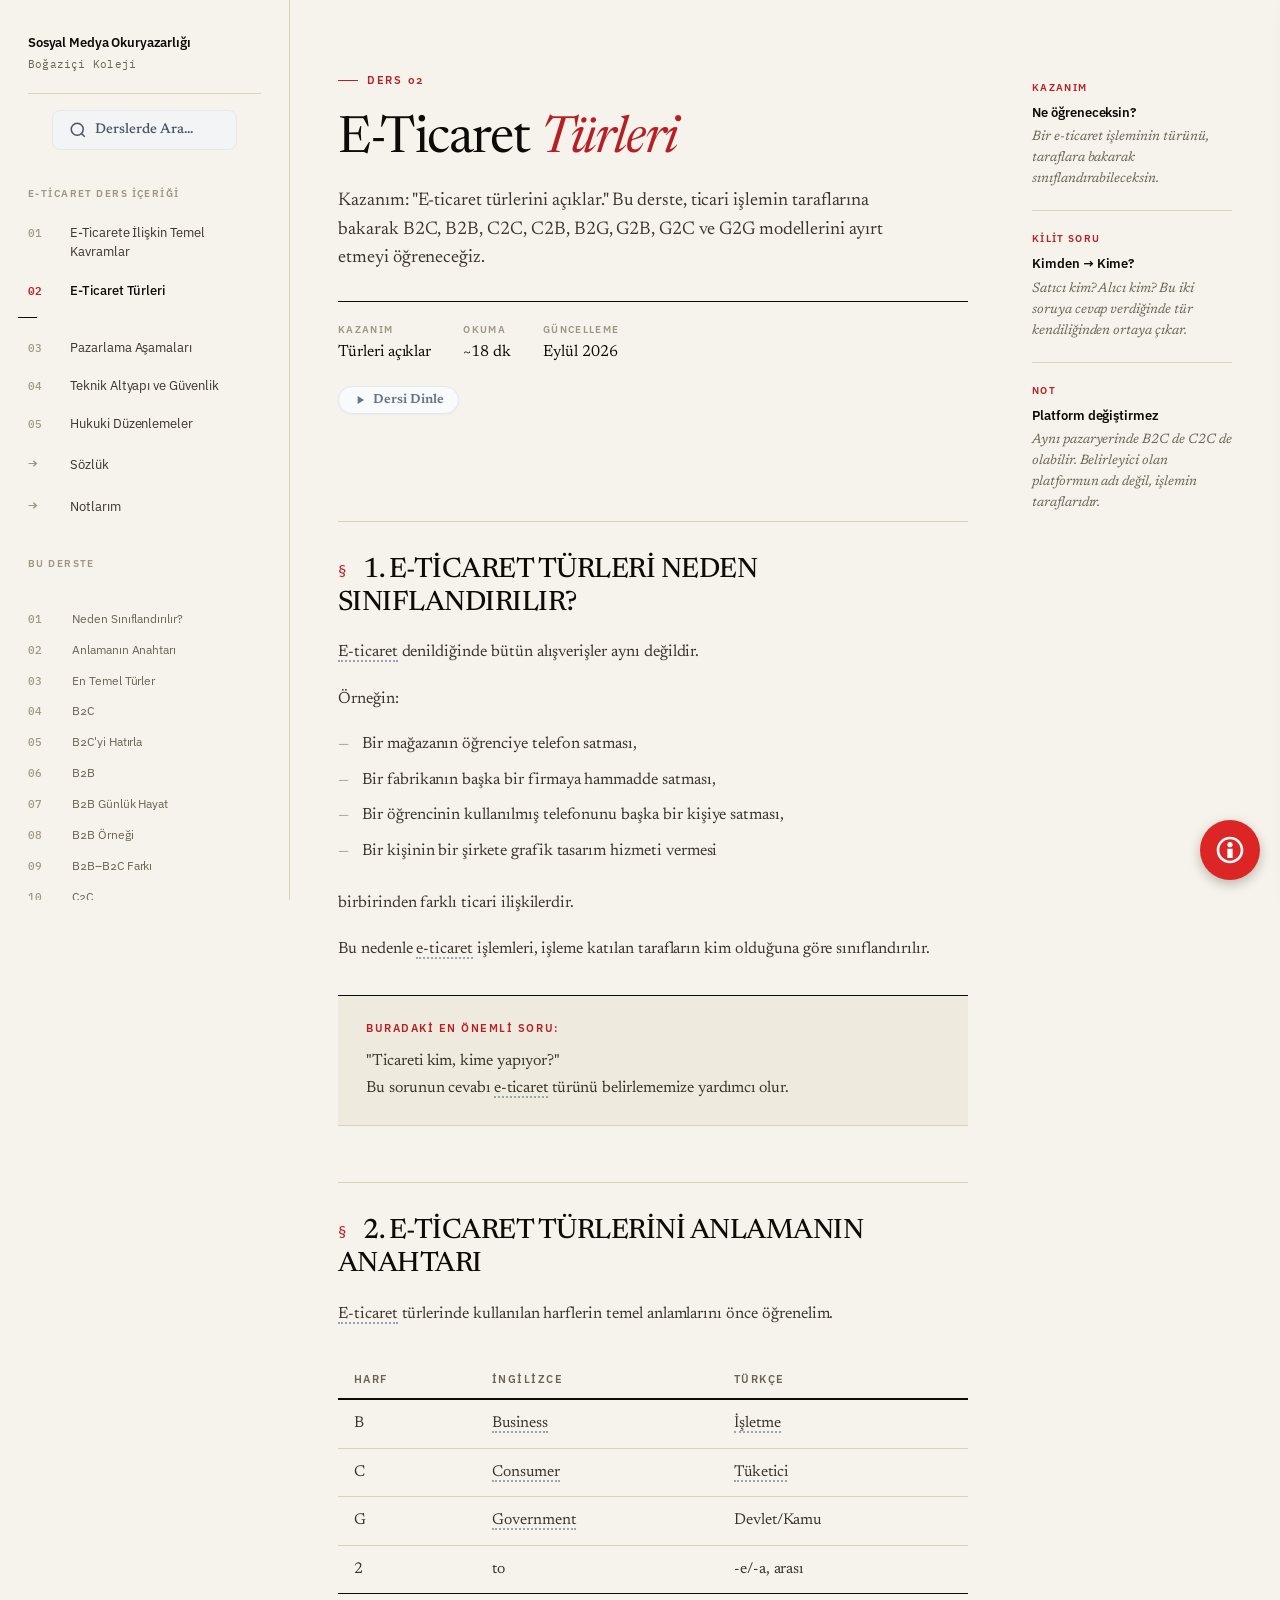
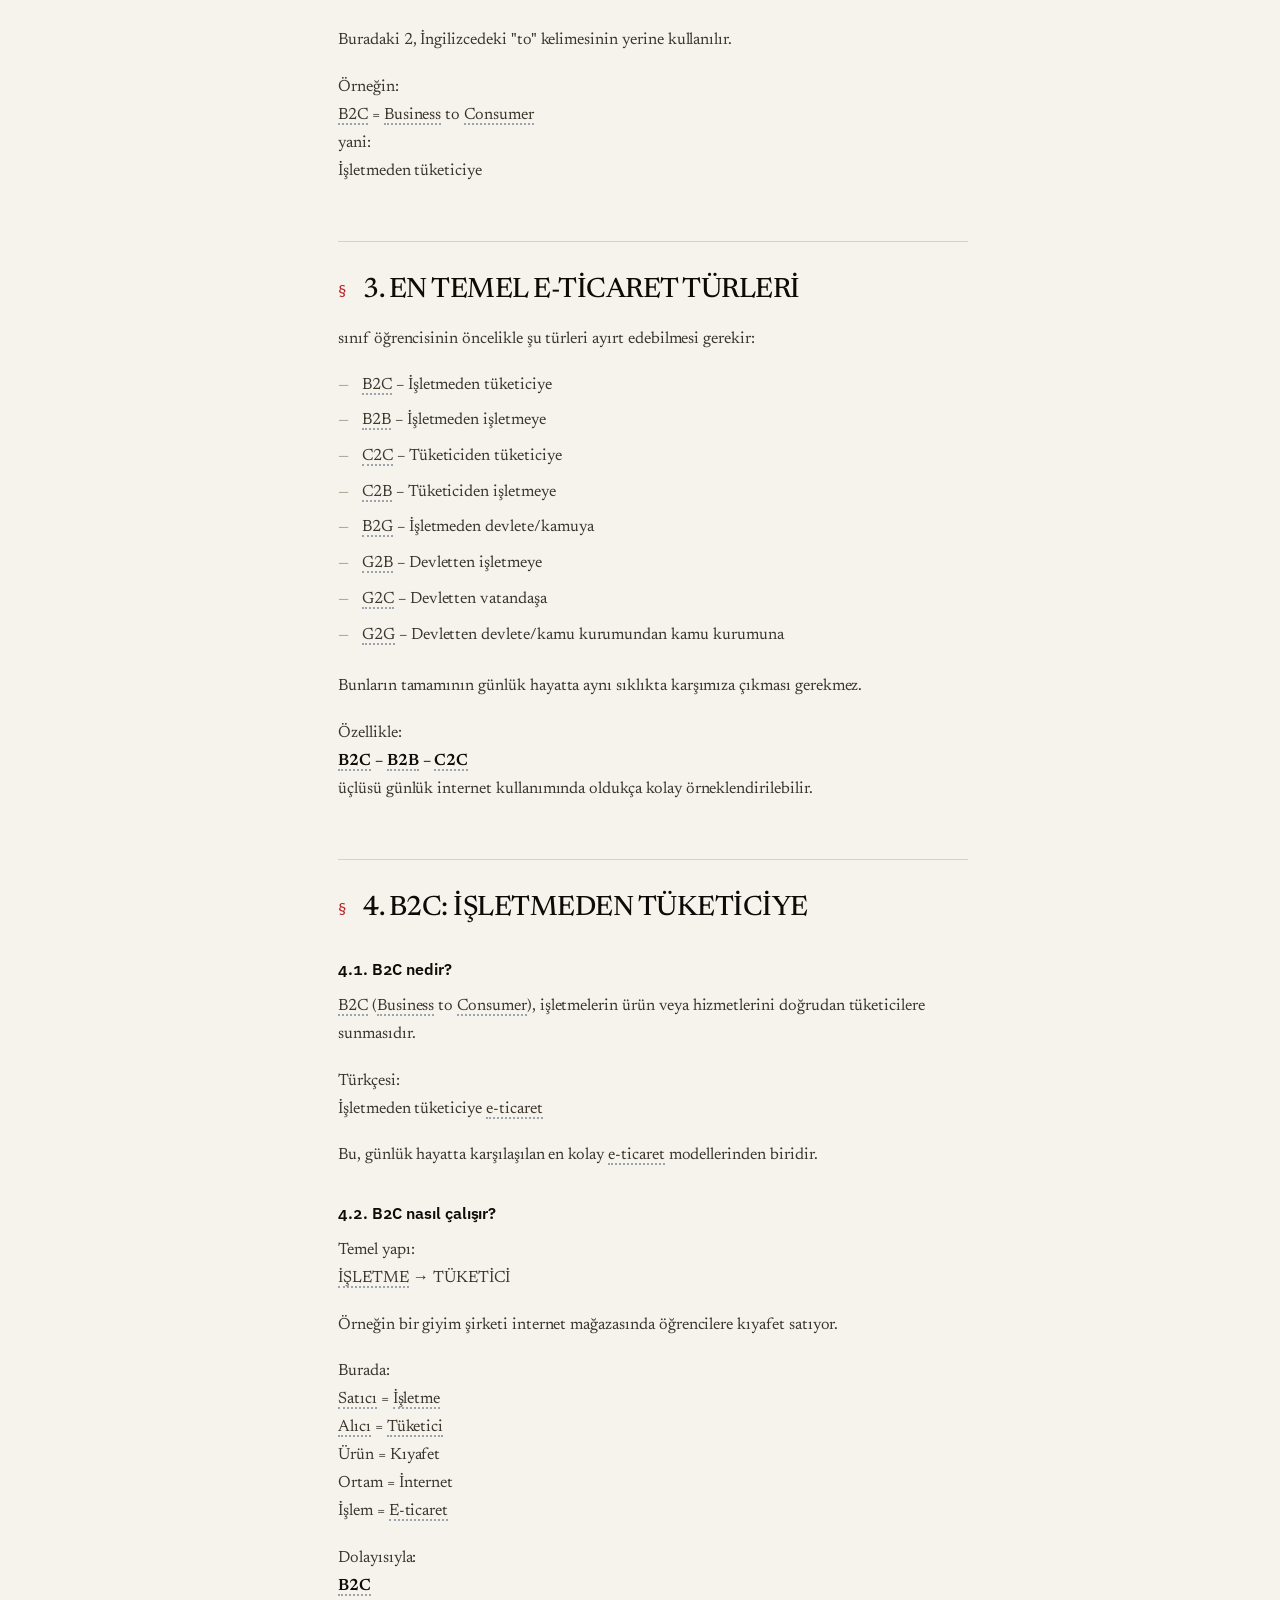
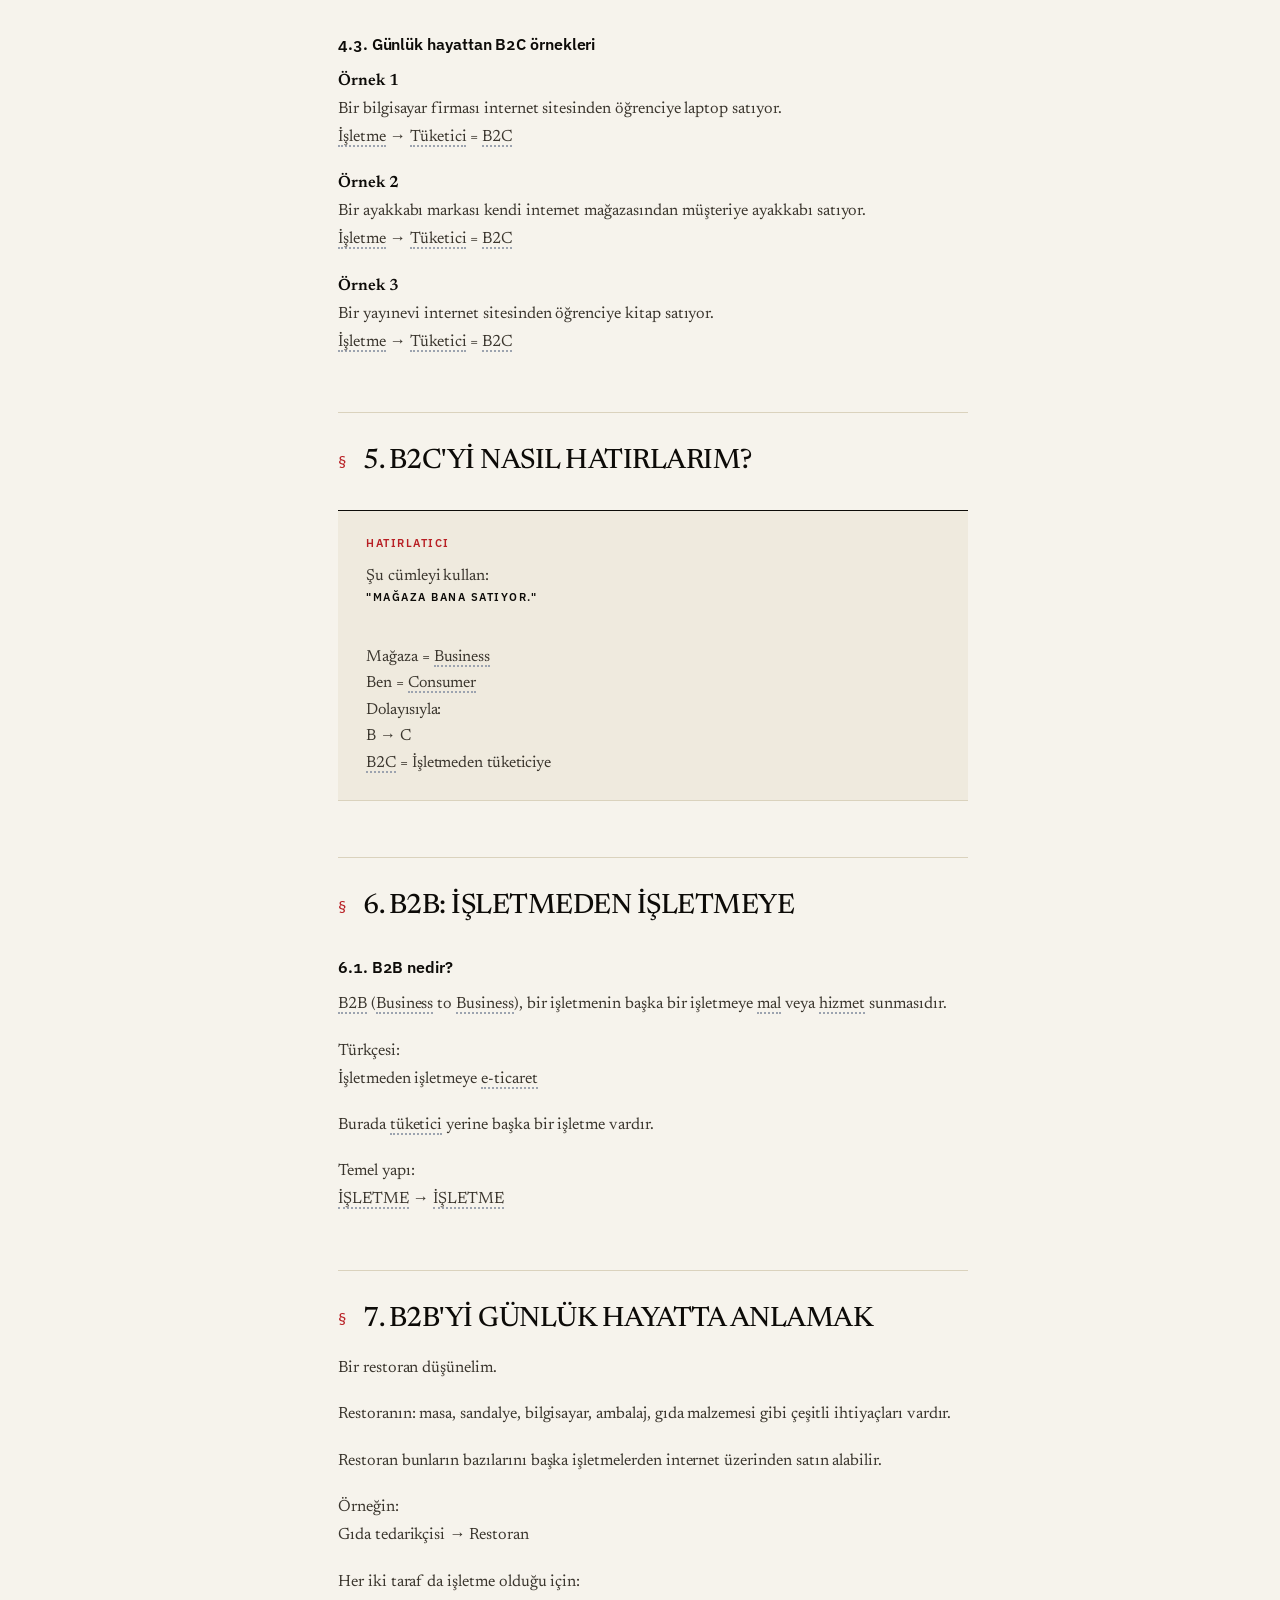
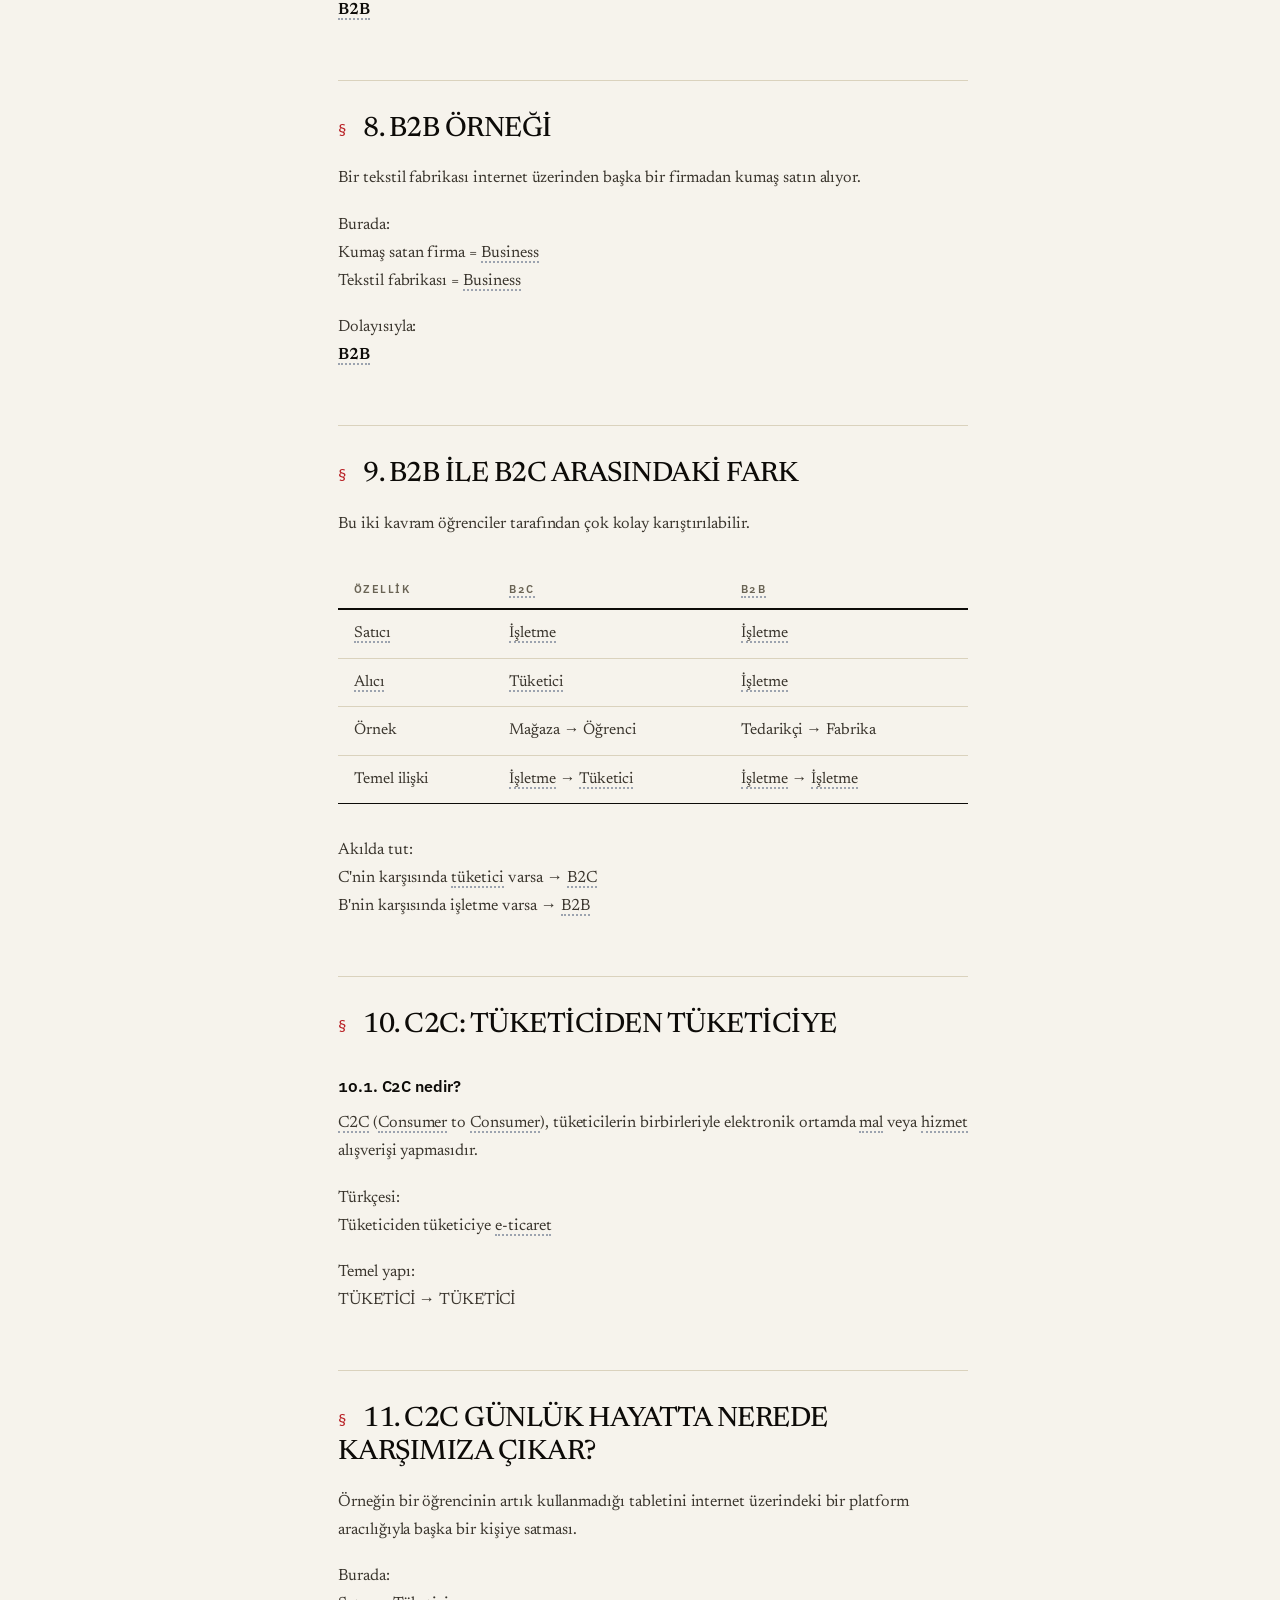
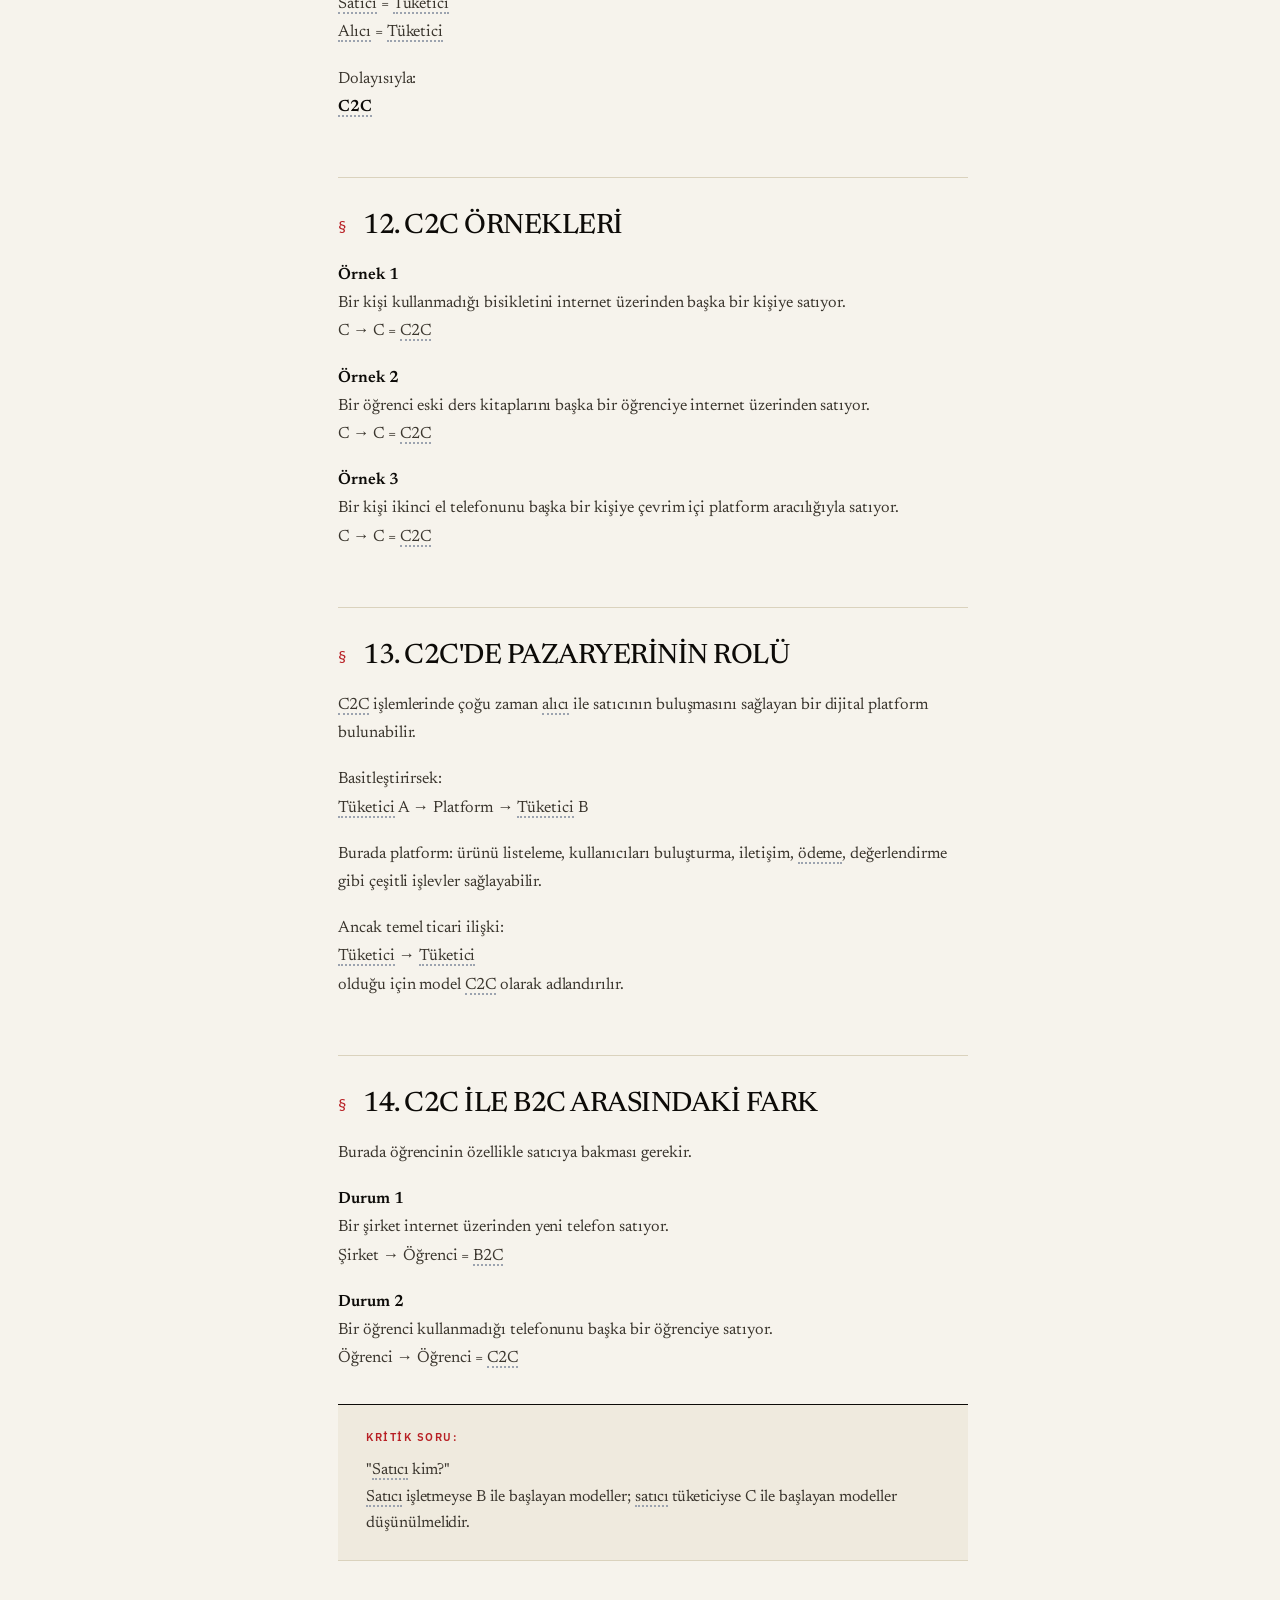
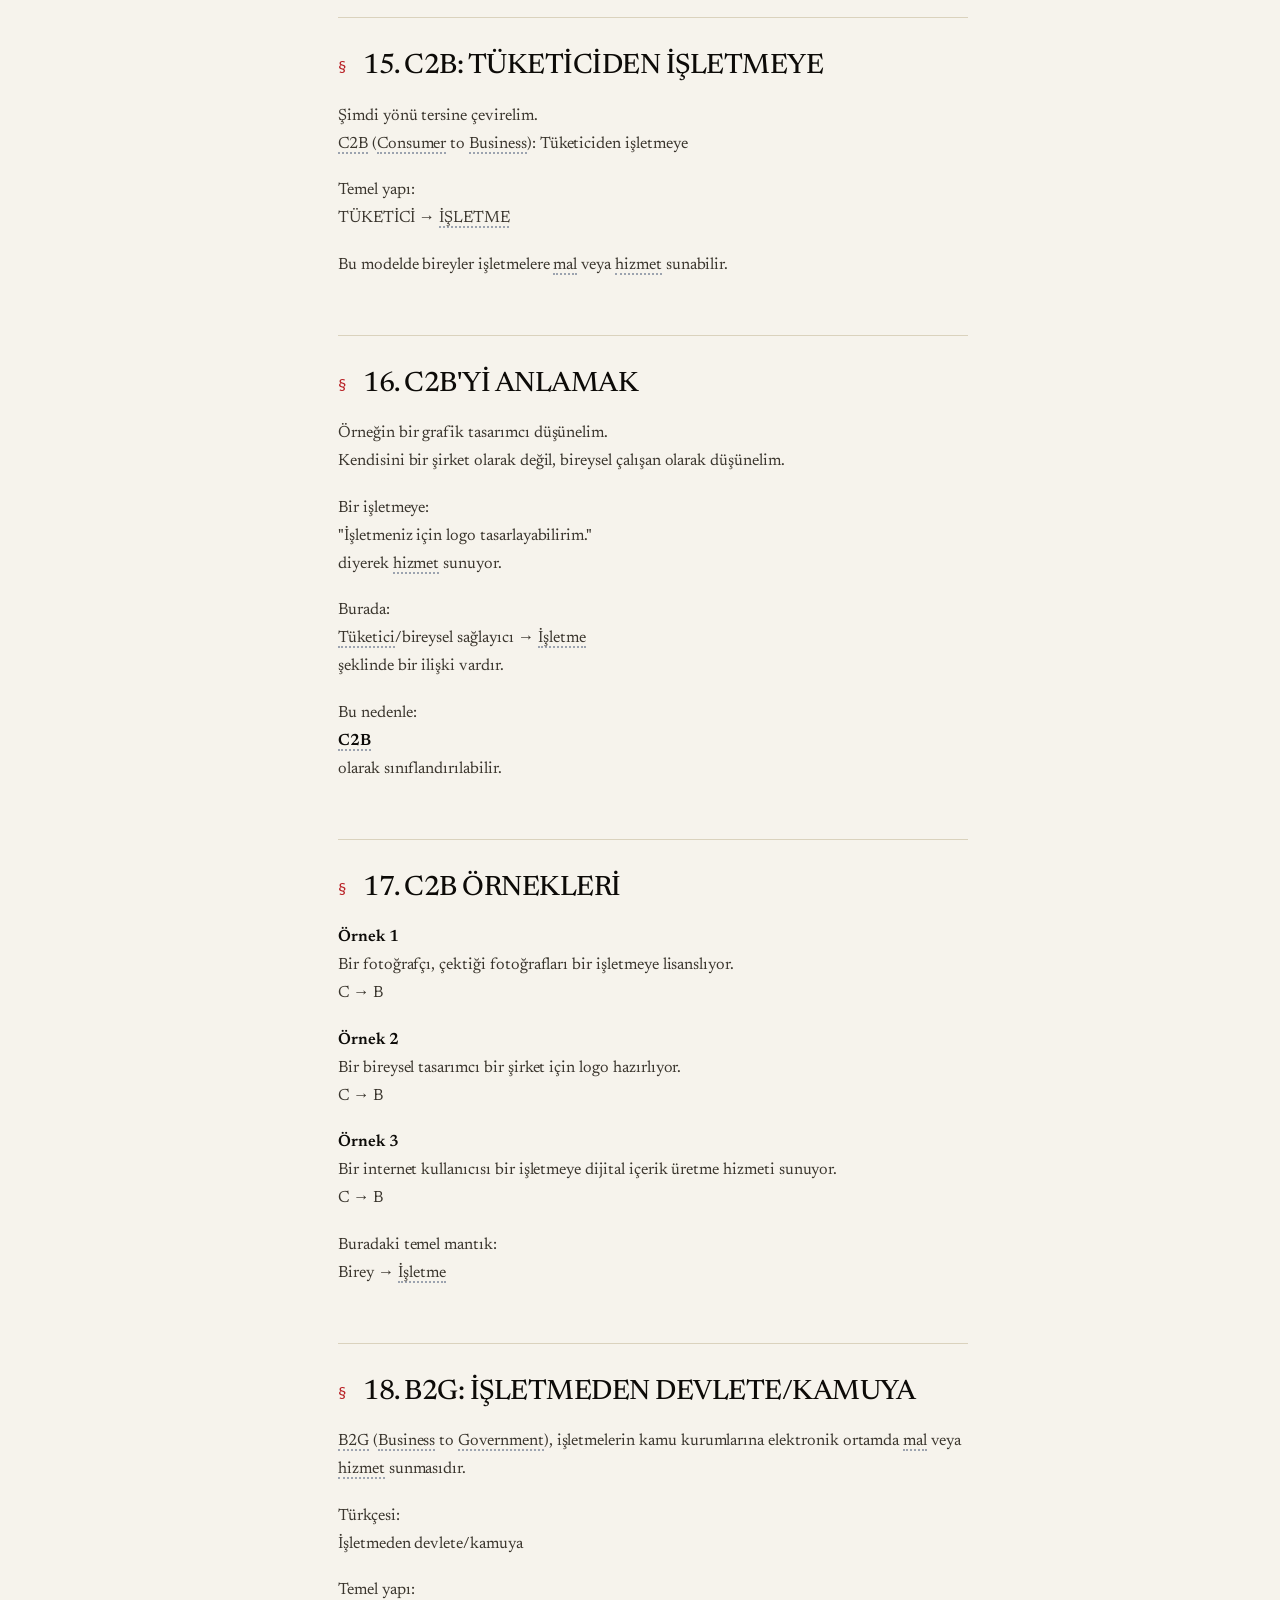
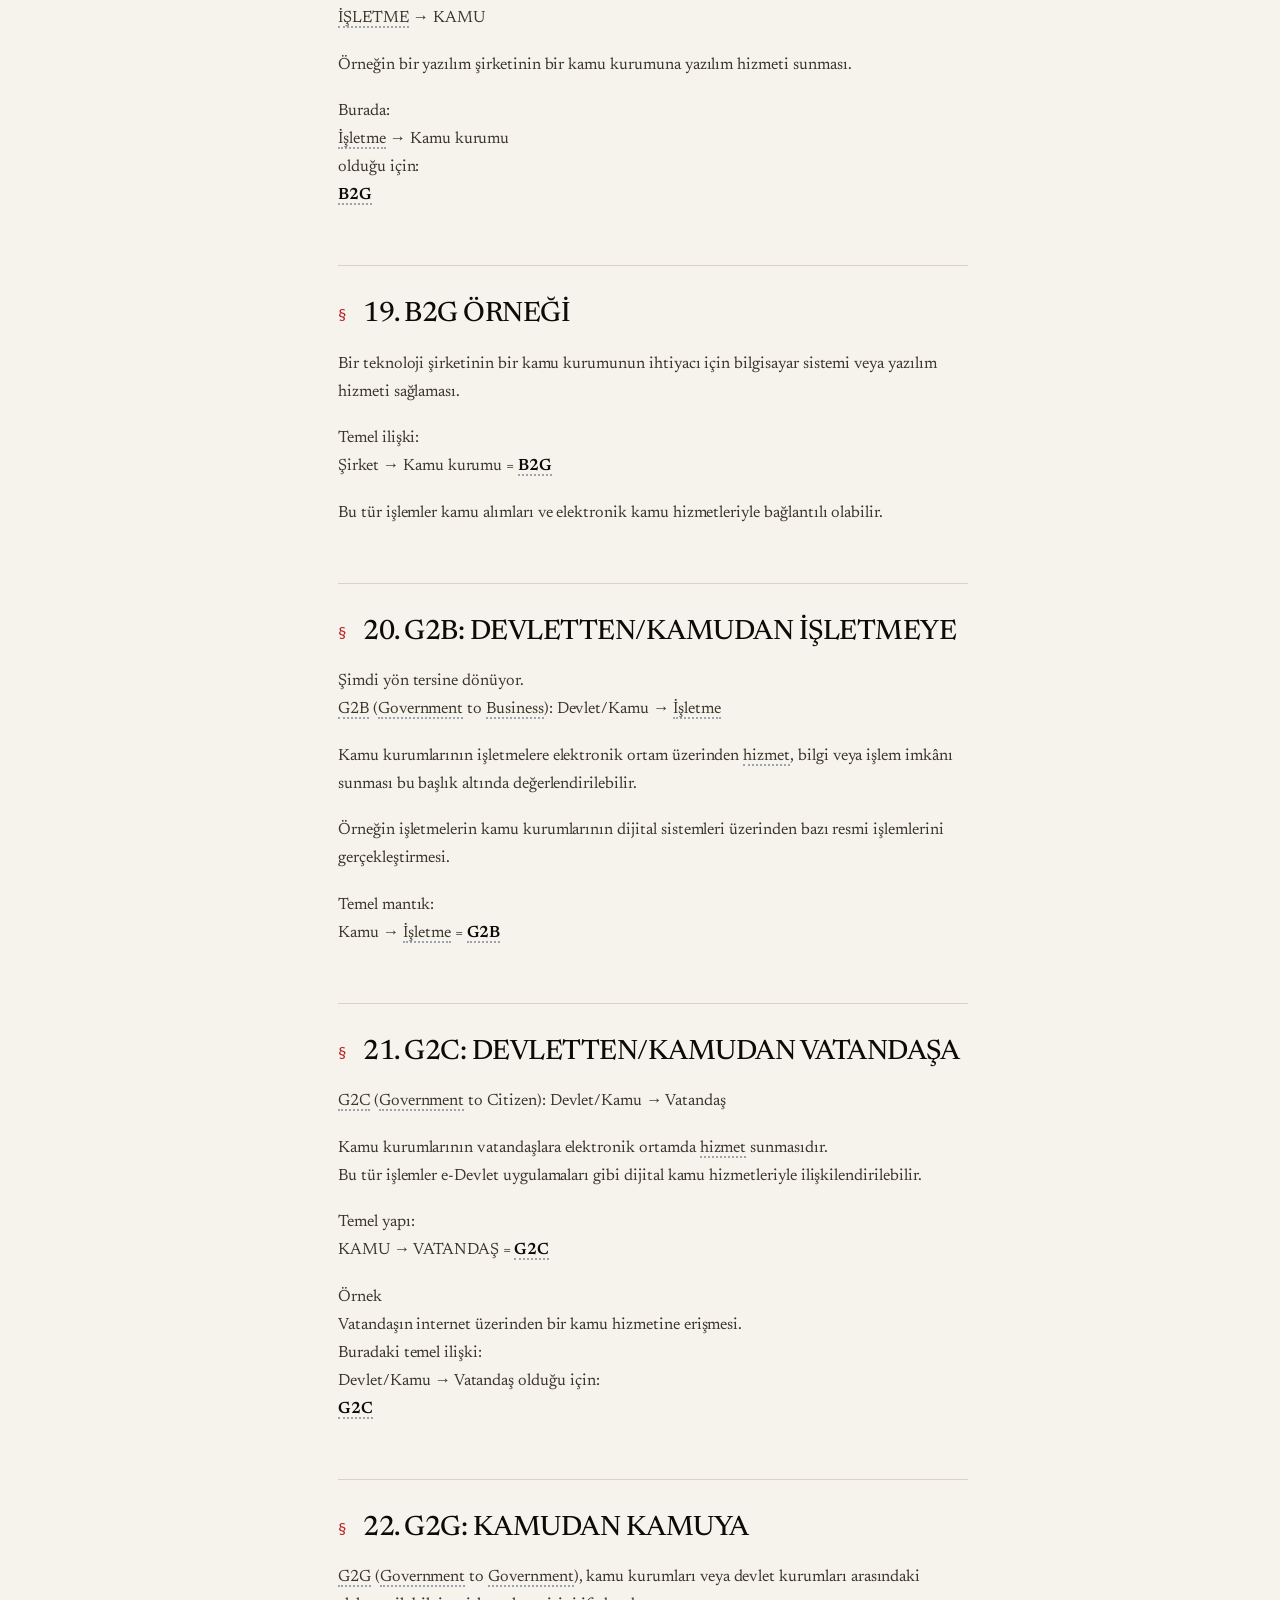
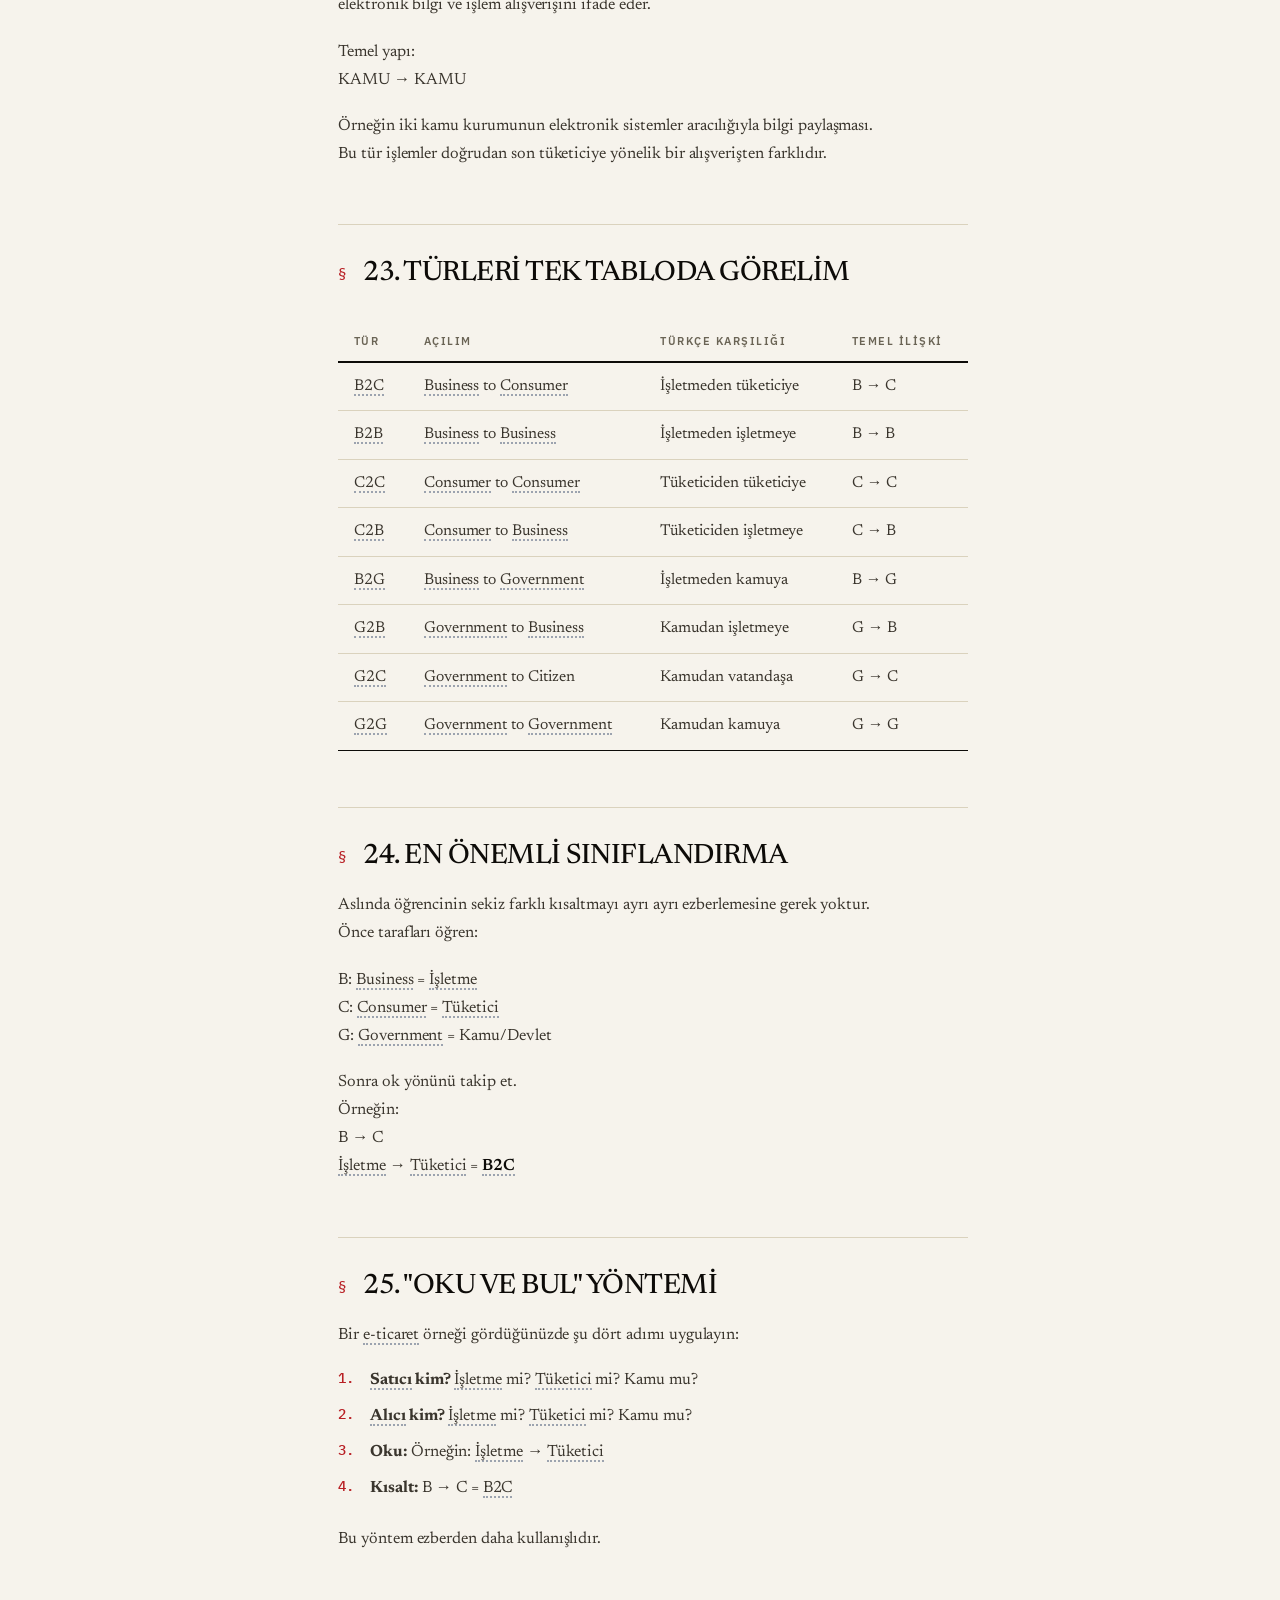
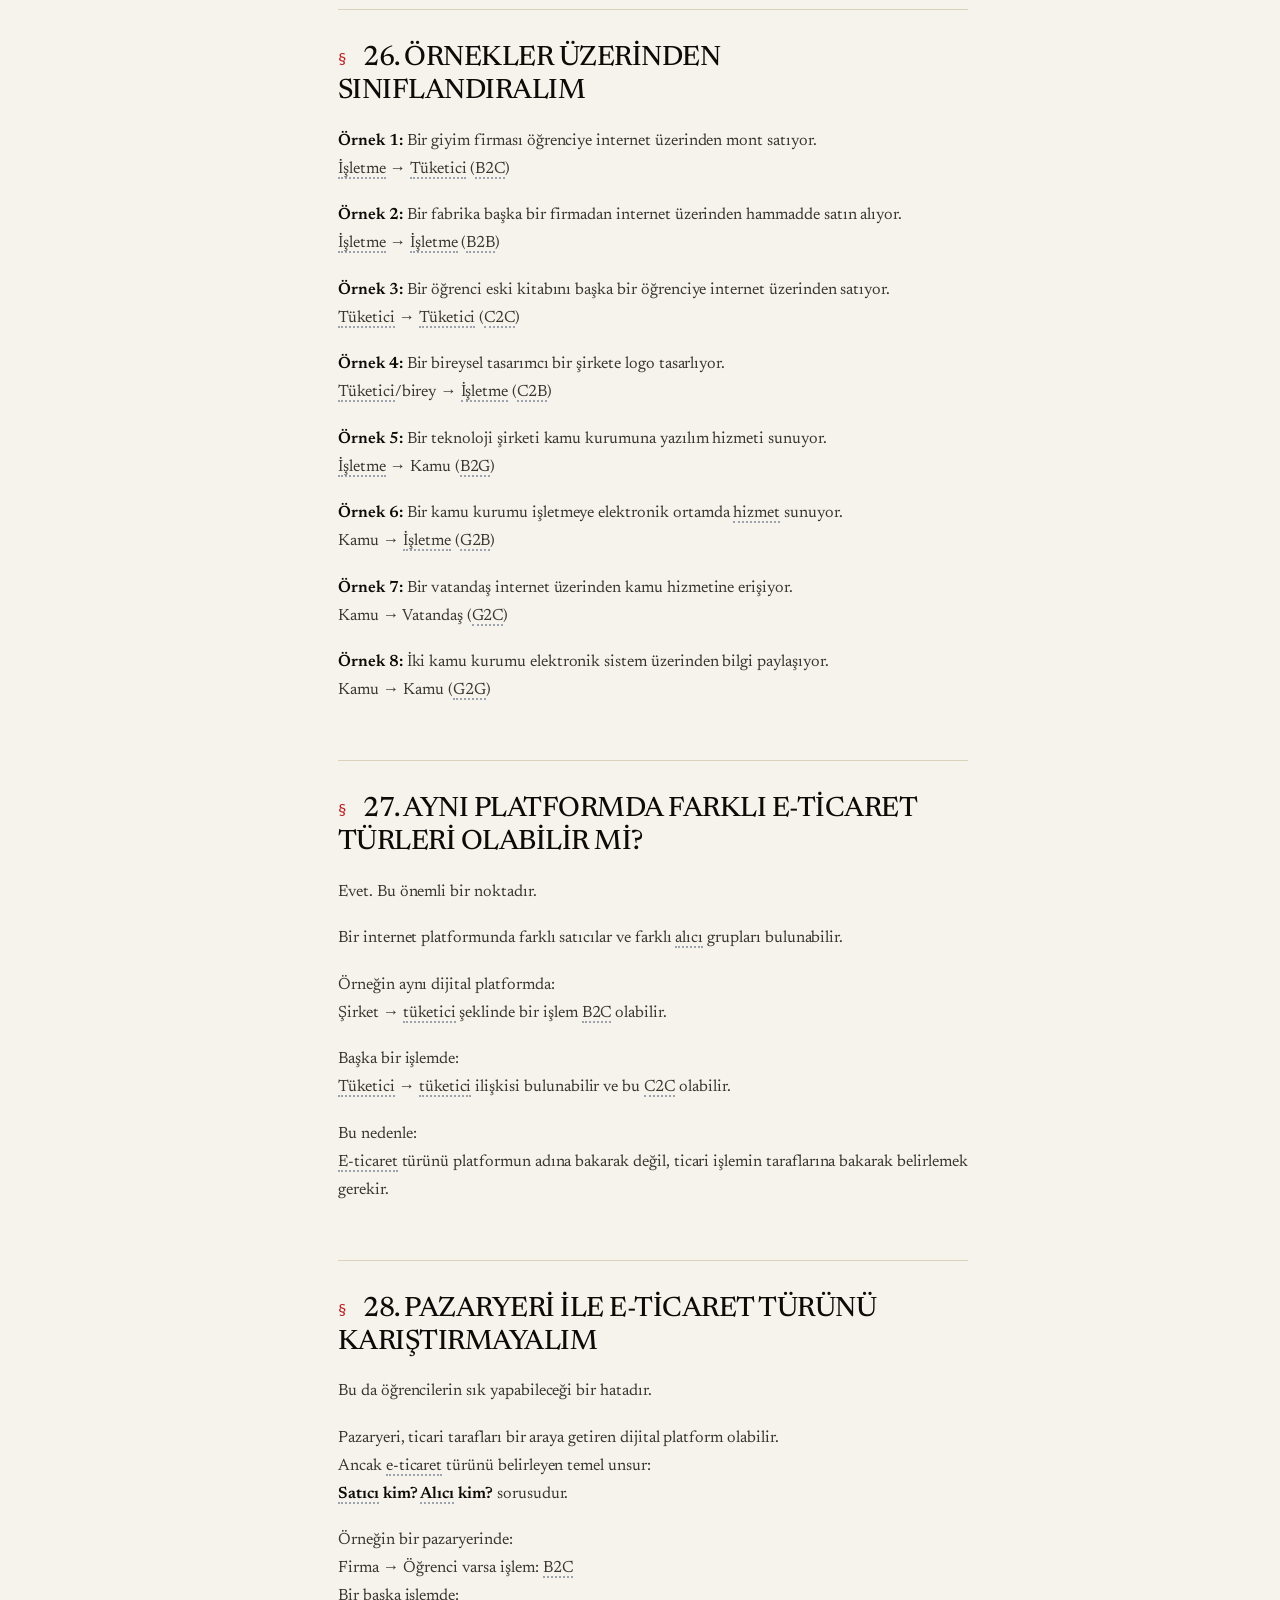
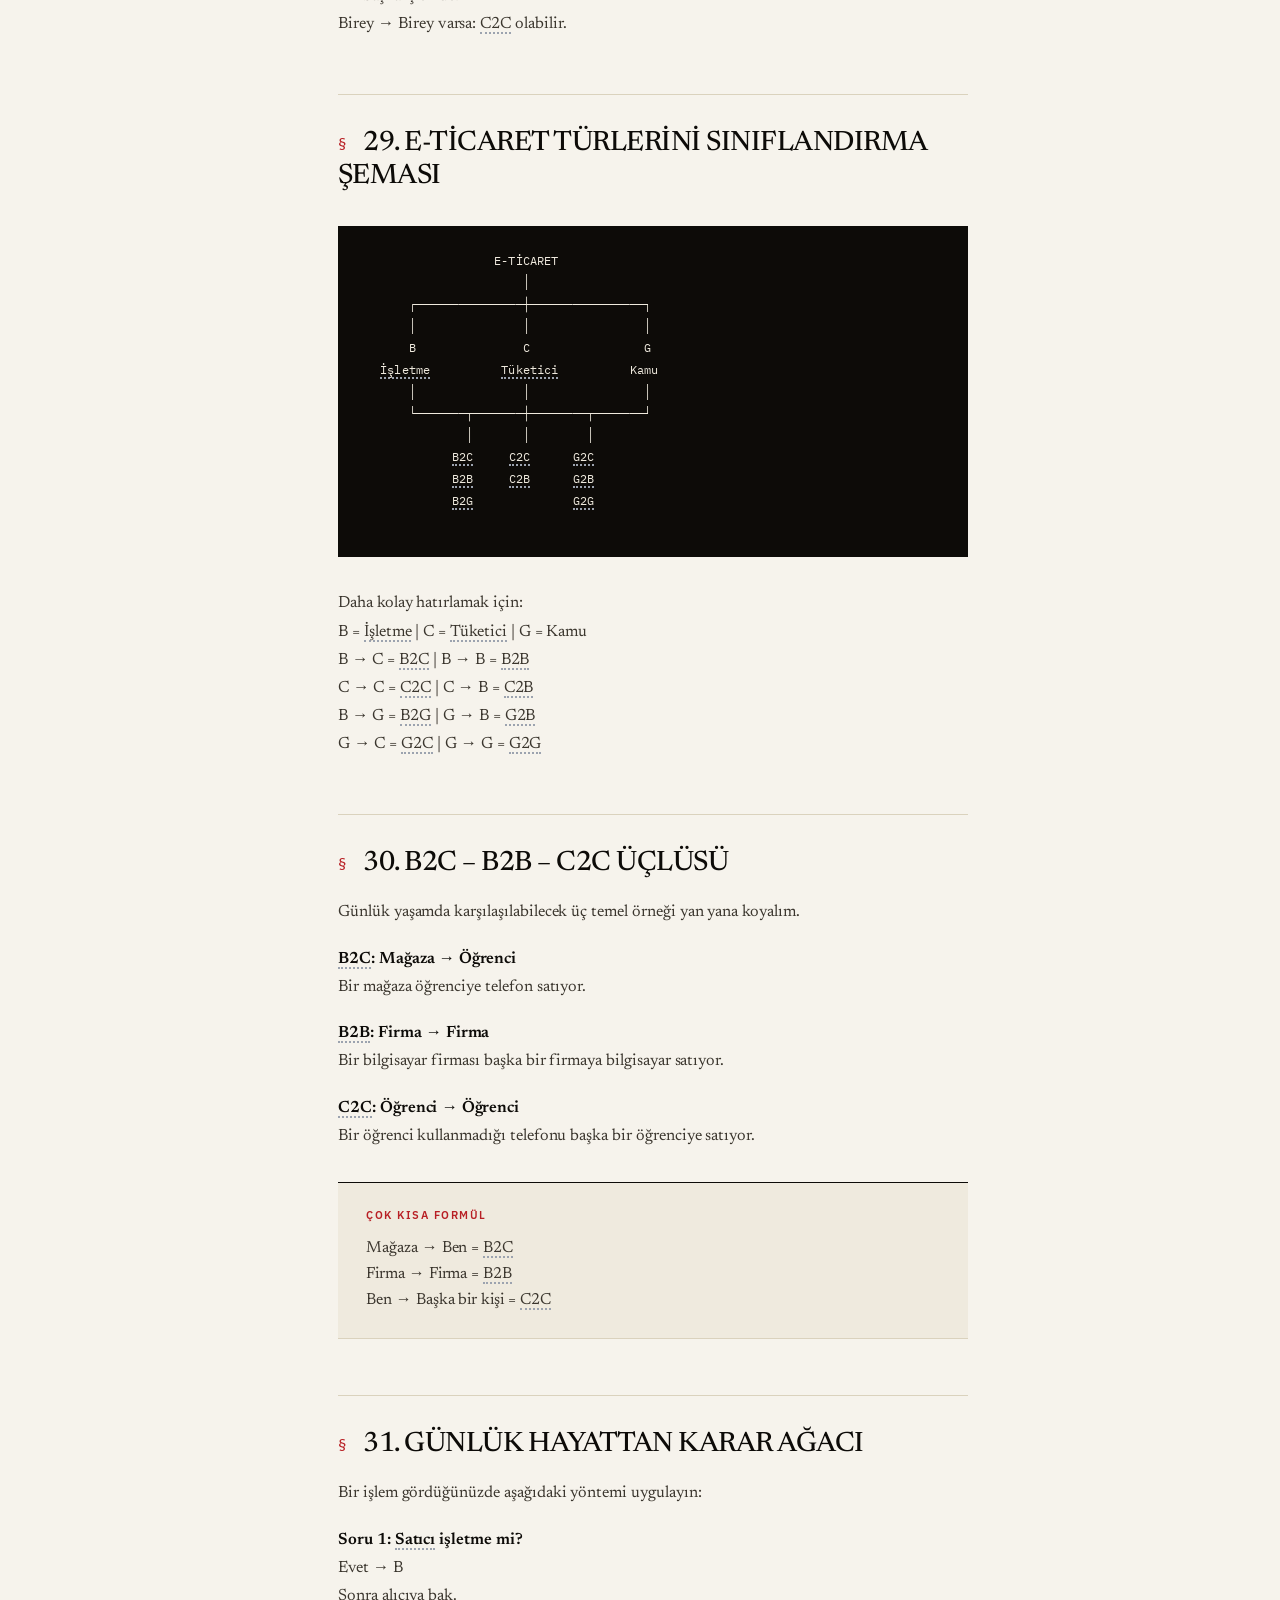
<file: ders2.html>
﻿<!DOCTYPE html>
<html lang="tr">
<head>
  <meta charset="UTF-8">
  <meta name="viewport" content="width=device-width, initial-scale=1.0">
  <title>02 · E-Ticaret Türleri</title>
  <link rel="stylesheet" href="style.css">
</head>
<body>

<div class="progress"><div class="progress-bar" id="bar"></div></div>
<button class="rail-toggle" onclick="toggleRail()">≡</button>



<div class="shell">

  <aside class="rail" id="rail">
    <a href="index.html" class="rail-brand">
      <span class="rail-brand-text">
        <strong>Sosyal Medya Okuryazarlığı</strong>
        <span>Boğaziçi Koleji</span>
      </span>
    </a>

    <p class="rail-label">E-Ticaret Ders İçeriği</p>
    <nav class="rail-nav">
      <ol>
        <li><a href="ders1.html"><span class="num">01</span><span>E-Ticarete İlişkin Temel Kavramlar</span></a></li>
        <li><a href="ders2.html" class="active"><span class="num">02</span><span>E-Ticaret Türleri</span></a></li>
        <li><a href="ders3.html"><span class="num">03</span><span>Pazarlama Aşamaları</span></a></li>
        <li><a href="ders4.html"><span class="num">04</span><span>Teknik Altyapı ve Güvenlik</span></a></li>
        <li><a href="ders5.html"><span class="num">05</span><span>Hukuki Düzenlemeler</span></a></li>
        <li><a href="sozluk.html"><span class="num" style="background:transparent; font-size:16px; border:none; padding:0; width:24px;">&rarr;</span><span>Sözlük</span></a></li>
      </ol>
    </nav>

    <p class="rail-label">Bu Derste</p>
    <nav class="rail-nav rail-sub">
      <ol>
        <li><a href="#b1"><span class="num">01</span><span>Neden Sınıflandırılır?</span></a></li>
        <li><a href="#b2"><span class="num">02</span><span>Anlamanın Anahtarı</span></a></li>
        <li><a href="#b3"><span class="num">03</span><span>En Temel Türler</span></a></li>
        <li><a href="#b4"><span class="num">04</span><span>B2C</span></a></li>
        <li><a href="#b5"><span class="num">05</span><span>B2C'yi Hatırla</span></a></li>
        <li><a href="#b6"><span class="num">06</span><span>B2B</span></a></li>
        <li><a href="#b7"><span class="num">07</span><span>B2B Günlük Hayat</span></a></li>
        <li><a href="#b8"><span class="num">08</span><span>B2B Örneği</span></a></li>
        <li><a href="#b9"><span class="num">09</span><span>B2B–B2C Farkı</span></a></li>
        <li><a href="#b10"><span class="num">10</span><span>C2C</span></a></li>
        <li><a href="#b11"><span class="num">11</span><span>C2C Günlük Hayat</span></a></li>
        <li><a href="#b12"><span class="num">12</span><span>C2C Örnekleri</span></a></li>
        <li><a href="#b13"><span class="num">13</span><span>C2C ve Pazaryeri</span></a></li>
        <li><a href="#b14"><span class="num">14</span><span>C2C–B2C Farkı</span></a></li>
        <li><a href="#b15"><span class="num">15</span><span>C2B</span></a></li>
        <li><a href="#b16"><span class="num">16</span><span>C2B'yi Anlamak</span></a></li>
        <li><a href="#b17"><span class="num">17</span><span>C2B Örnekleri</span></a></li>
        <li><a href="#b18"><span class="num">18</span><span>B2G</span></a></li>
        <li><a href="#b19"><span class="num">19</span><span>B2G Örneği</span></a></li>
        <li><a href="#b20"><span class="num">20</span><span>G2B</span></a></li>
        <li><a href="#b21"><span class="num">21</span><span>G2C</span></a></li>
        <li><a href="#b22"><span class="num">22</span><span>G2G</span></a></li>
        <li><a href="#b23"><span class="num">23</span><span>Tek Tablo</span></a></li>
        <li><a href="#b24"><span class="num">24</span><span>En Önemli Kural</span></a></li>
        <li><a href="#b25"><span class="num">25</span><span>Oku ve Bul</span></a></li>
        <li><a href="#b26"><span class="num">26</span><span>Örnek Sınıflandırma</span></a></li>
        <li><a href="#b27"><span class="num">27</span><span>Aynı Platform</span></a></li>
        <li><a href="#b28"><span class="num">28</span><span>Pazaryeri Karışıklığı</span></a></li>
        <li><a href="#b29"><span class="num">29</span><span>Sınıflandırma Şeması</span></a></li>
        <li><a href="#b30"><span class="num">30</span><span>Üçlü: B2C–B2B–C2C</span></a></li>
        <li><a href="#b31"><span class="num">31</span><span>Karar Ağacı</span></a></li>
        <li><a href="#b32"><span class="num">32</span><span>Kimden Kime?</span></a></li>
        <li><a href="#b33"><span class="num">33</span><span>Problem Çözme</span></a></li>
        <li><a href="#b34"><span class="num">34</span><span>Başka Bir Problem</span></a></li>
        <li><a href="#b35"><span class="num">35</span><span>Taraflar Belirler</span></a></li>
        <li><a href="#b36"><span class="num">36</span><span>Sınıflandırma Tablosu</span></a></li>
        <li><a href="#b37"><span class="num">37</span><span>Kendi Hayatından</span></a></li>
        <li><a href="#b38"><span class="num">38</span><span>Sık Yapılan Hatalar</span></a></li>
        <li><a href="#b39"><span class="num">39</span><span>Hafıza Tekniği</span></a></li>
        <li><a href="#b40"><span class="num">40</span><span>Kazanımın Özü</span></a></li>
        <li><a href="#b41"><span class="num">41</span><span>Sınavlık Özet</span></a></li>
      </ol>
    </nav>

    <div class="rail-foot">
      <p>Ünite 1 · Ders 02 · 41 bölüm</p>
      <p>Son güncelleme: Eylül 2026</p>
    </div>
  </aside>

  <main class="main">
    <div class="page-inner">

      <article class="doc">

        <header class="doc-head">
          <div class="doc-eyebrow">Ders 02</div>
          <h1>E-Ticaret <em>Türleri</em></h1>
          <p class="doc-lead">
            Kazanım: "E-ticaret türlerini açıklar." Bu derste, ticari işlemin taraflarına bakarak B2C, B2B, C2C, C2B, B2G, G2B, G2C ve G2G modellerini ayırt etmeyi öğreneceğiz.
          </p>
          <dl class="doc-meta">
            <div>
              <dt>Kazanım</dt>
              <dd>Türleri açıklar</dd>
            </div>
            <div>
              <dt>Okuma</dt>
              <dd>~18 dk</dd>
            </div>
            <div>
              <dt>Güncelleme</dt>
              <dd>Eylül 2026</dd>
            </div>
          </dl>
        </header>

        <div class="doc-body">

          <h2 id="b1">1. E-TİCARET TÜRLERİ NEDEN SINIFLANDIRILIR?</h2>
          <p>E-ticaret denildiğinde bütün alışverişler aynı değildir.</p>
          <p>Örneğin:</p>
          <ul>
            <li>Bir mağazanın öğrenciye telefon satması,</li>
            <li>Bir fabrikanın başka bir firmaya hammadde satması,</li>
            <li>Bir öğrencinin kullanılmış telefonunu başka bir kişiye satması,</li>
            <li>Bir kişinin bir şirkete grafik tasarım hizmeti vermesi</li>
          </ul>
          <p>birbirinden farklı ticari ilişkilerdir.</p>
          <p>Bu nedenle e-ticaret işlemleri, işleme katılan tarafların kim olduğuna göre sınıflandırılır.</p>
          <div class="highlight-box">
            <strong>Buradaki en önemli soru:</strong>
            <p>"Ticareti kim, kime yapıyor?"<br>
            Bu sorunun cevabı e-ticaret türünü belirlememize yardımcı olur.</p>
          </div>

          <h2 id="b2">2. E-TİCARET TÜRLERİNİ ANLAMANIN ANAHTARI</h2>
          <p>E-ticaret türlerinde kullanılan harflerin temel anlamlarını önce öğrenelim.</p>
          <div class="table-responsive">
            <table>
              <tr><th>Harf</th><th>İngilizce</th><th>Türkçe</th></tr>
              <tr><td>B</td><td>Business</td><td>İşletme</td></tr>
              <tr><td>C</td><td>Consumer</td><td>Tüketici</td></tr>
              <tr><td>G</td><td>Government</td><td>Devlet/Kamu</td></tr>
              <tr><td>2</td><td>to</td><td>-e/-a, arası</td></tr>
            </table>
          </div>
          <p>Buradaki 2, İngilizcedeki "to" kelimesinin yerine kullanılır.</p>
          <p>Örneğin:<br>B2C = Business to Consumer<br>yani:<br>İşletmeden tüketiciye</p>

          <h2 id="b3">3. EN TEMEL E-TİCARET TÜRLERİ</h2>
          <p>sınıf öğrencisinin öncelikle şu türleri ayırt edebilmesi gerekir:</p>
          <ul>
            <li>B2C – İşletmeden tüketiciye</li>
            <li>B2B – İşletmeden işletmeye</li>
            <li>C2C – Tüketiciden tüketiciye</li>
            <li>C2B – Tüketiciden işletmeye</li>
            <li>B2G – İşletmeden devlete/kamuya</li>
            <li>G2B – Devletten işletmeye</li>
            <li>G2C – Devletten vatandaşa</li>
            <li>G2G – Devletten devlete/kamu kurumundan kamu kurumuna</li>
          </ul>
          <p>Bunların tamamının günlük hayatta aynı sıklıkta karşımıza çıkması gerekmez.</p>
          <p>Özellikle:<br><strong>B2C – B2B – C2C</strong><br>üçlüsü günlük internet kullanımında oldukça kolay örneklendirilebilir.</p>

          <h2 id="b4">4. B2C: İŞLETMEDEN TÜKETİCİYE</h2>

          <h3 id="b4-1">4.1. B2C nedir?</h3>
          <p>B2C (Business to Consumer), işletmelerin ürün veya hizmetlerini doğrudan tüketicilere sunmasıdır.</p>
          <p>Türkçesi:<br>İşletmeden tüketiciye e-ticaret</p>
          <p>Bu, günlük hayatta karşılaşılan en kolay e-ticaret modellerinden biridir.</p>

          <h3 id="b4-2">4.2. B2C nasıl çalışır?</h3>
          <p>Temel yapı:<br>İŞLETME → TÜKETİCİ</p>
          <p>Örneğin bir giyim şirketi internet mağazasında öğrencilere kıyafet satıyor.</p>
          <p>Burada:<br>Satıcı = İşletme<br>Alıcı = Tüketici<br>Ürün = Kıyafet<br>Ortam = İnternet<br>İşlem = E-ticaret</p>
          <p>Dolayısıyla:<br><strong>B2C</strong></p>

          <h3 id="b4-3">4.3. Günlük hayattan B2C örnekleri</h3>
          <p><strong>Örnek 1</strong><br>Bir bilgisayar firması internet sitesinden öğrenciye laptop satıyor.<br>İşletme → Tüketici = B2C</p>
          <p><strong>Örnek 2</strong><br>Bir ayakkabı markası kendi internet mağazasından müşteriye ayakkabı satıyor.<br>İşletme → Tüketici = B2C</p>
          <p><strong>Örnek 3</strong><br>Bir yayınevi internet sitesinden öğrenciye kitap satıyor.<br>İşletme → Tüketici = B2C</p>

          <h2 id="b5">5. B2C'Yİ NASIL HATIRLARIM?</h2>
          <div class="highlight-box">
            <strong>Hatırlatıcı</strong>
            <p>Şu cümleyi kullan:<br><strong>"Mağaza bana satıyor."</strong><br>
            Mağaza = Business<br>Ben = Consumer<br>
            Dolayısıyla:<br>B → C<br>B2C = İşletmeden tüketiciye</p>
          </div>

          <h2 id="b6">6. B2B: İŞLETMEDEN İŞLETMEYE</h2>

          <h3 id="b6-1">6.1. B2B nedir?</h3>
          <p>B2B (Business to Business), bir işletmenin başka bir işletmeye mal veya hizmet sunmasıdır.</p>
          <p>Türkçesi:<br>İşletmeden işletmeye e-ticaret</p>
          <p>Burada tüketici yerine başka bir işletme vardır.</p>
          <p>Temel yapı:<br>İŞLETME → İŞLETME</p>

          <h2 id="b7">7. B2B'Yİ GÜNLÜK HAYATTA ANLAMAK</h2>
          <p>Bir restoran düşünelim.</p>
          <p>Restoranın: masa, sandalye, bilgisayar, ambalaj, gıda malzemesi gibi çeşitli ihtiyaçları vardır.</p>
          <p>Restoran bunların bazılarını başka işletmelerden internet üzerinden satın alabilir.</p>
          <p>Örneğin:<br>Gıda tedarikçisi → Restoran</p>
          <p>Her iki taraf da işletme olduğu için:<br><strong>B2B</strong></p>

          <h2 id="b8">8. B2B ÖRNEĞİ</h2>
          <p>Bir tekstil fabrikası internet üzerinden başka bir firmadan kumaş satın alıyor.</p>
          <p>Burada:<br>Kumaş satan firma = Business<br>Tekstil fabrikası = Business</p>
          <p>Dolayısıyla:<br><strong>B2B</strong></p>

          <h2 id="b9">9. B2B İLE B2C ARASINDAKİ FARK</h2>
          <p>Bu iki kavram öğrenciler tarafından çok kolay karıştırılabilir.</p>
          <div class="table-responsive">
            <table>
              <tr><th>Özellik</th><th>B2C</th><th>B2B</th></tr>
              <tr><td>Satıcı</td><td>İşletme</td><td>İşletme</td></tr>
              <tr><td>Alıcı</td><td>Tüketici</td><td>İşletme</td></tr>
              <tr><td>Örnek</td><td>Mağaza → Öğrenci</td><td>Tedarikçi → Fabrika</td></tr>
              <tr><td>Temel ilişki</td><td>İşletme → Tüketici</td><td>İşletme → İşletme</td></tr>
            </table>
          </div>
          <p>Akılda tut:<br>C'nin karşısında tüketici varsa → B2C<br>B'nin karşısında işletme varsa → B2B</p>

          <h2 id="b10">10. C2C: TÜKETİCİDEN TÜKETİCİYE</h2>

          <h3 id="b10-1">10.1. C2C nedir?</h3>
          <p>C2C (Consumer to Consumer), tüketicilerin birbirleriyle elektronik ortamda mal veya hizmet alışverişi yapmasıdır.</p>
          <p>Türkçesi:<br>Tüketiciden tüketiciye e-ticaret</p>
          <p>Temel yapı:<br>TÜKETİCİ → TÜKETİCİ</p>

          <h2 id="b11">11. C2C GÜNLÜK HAYATTA NEREDE KARŞIMIZA ÇIKAR?</h2>
          <p>Örneğin bir öğrencinin artık kullanmadığı tabletini internet üzerindeki bir platform aracılığıyla başka bir kişiye satması.</p>
          <p>Burada:<br>Satıcı = Tüketici<br>Alıcı = Tüketici</p>
          <p>Dolayısıyla:<br><strong>C2C</strong></p>

          <h2 id="b12">12. C2C ÖRNEKLERİ</h2>
          <p><strong>Örnek 1</strong><br>Bir kişi kullanmadığı bisikletini internet üzerinden başka bir kişiye satıyor.<br>C → C = C2C</p>
          <p><strong>Örnek 2</strong><br>Bir öğrenci eski ders kitaplarını başka bir öğrenciye internet üzerinden satıyor.<br>C → C = C2C</p>
          <p><strong>Örnek 3</strong><br>Bir kişi ikinci el telefonunu başka bir kişiye çevrim içi platform aracılığıyla satıyor.<br>C → C = C2C</p>

          <h2 id="b13">13. C2C'DE PAZARYERİNİN ROLÜ</h2>
          <p>C2C işlemlerinde çoğu zaman alıcı ile satıcının buluşmasını sağlayan bir dijital platform bulunabilir.</p>
          <p>Basitleştirirsek:<br>Tüketici A → Platform → Tüketici B</p>
          <p>Burada platform: ürünü listeleme, kullanıcıları buluşturma, iletişim, ödeme, değerlendirme gibi çeşitli işlevler sağlayabilir.</p>
          <p>Ancak temel ticari ilişki:<br>Tüketici → Tüketici<br>olduğu için model C2C olarak adlandırılır.</p>

          <h2 id="b14">14. C2C İLE B2C ARASINDAKİ FARK</h2>
          <p>Burada öğrencinin özellikle satıcıya bakması gerekir.</p>
          <p><strong>Durum 1</strong><br>Bir şirket internet üzerinden yeni telefon satıyor.<br>Şirket → Öğrenci = B2C</p>
          <p><strong>Durum 2</strong><br>Bir öğrenci kullanmadığı telefonunu başka bir öğrenciye satıyor.<br>Öğrenci → Öğrenci = C2C</p>
          <div class="highlight-box">
            <strong>Kritik soru:</strong>
            <p>"Satıcı kim?"<br>
            Satıcı işletmeyse B ile başlayan modeller; satıcı tüketiciyse C ile başlayan modeller düşünülmelidir.</p>
          </div>

          <h2 id="b15">15. C2B: TÜKETİCİDEN İŞLETMEYE</h2>
          <p>Şimdi yönü tersine çevirelim.<br>C2B (Consumer to Business): Tüketiciden işletmeye</p>
          <p>Temel yapı:<br>TÜKETİCİ → İŞLETME</p>
          <p>Bu modelde bireyler işletmelere mal veya hizmet sunabilir.</p>

          <h2 id="b16">16. C2B'Yİ ANLAMAK</h2>
          <p>Örneğin bir grafik tasarımcı düşünelim.<br>Kendisini bir şirket olarak değil, bireysel çalışan olarak düşünelim.</p>
          <p>Bir işletmeye:<br>"İşletmeniz için logo tasarlayabilirim."<br>diyerek hizmet sunuyor.</p>
          <p>Burada:<br>Tüketici/bireysel sağlayıcı → İşletme<br>şeklinde bir ilişki vardır.</p>
          <p>Bu nedenle:<br><strong>C2B</strong><br>olarak sınıflandırılabilir.</p>

          <h2 id="b17">17. C2B ÖRNEKLERİ</h2>
          <p><strong>Örnek 1</strong><br>Bir fotoğrafçı, çektiği fotoğrafları bir işletmeye lisanslıyor.<br>C → B</p>
          <p><strong>Örnek 2</strong><br>Bir bireysel tasarımcı bir şirket için logo hazırlıyor.<br>C → B</p>
          <p><strong>Örnek 3</strong><br>Bir internet kullanıcısı bir işletmeye dijital içerik üretme hizmeti sunuyor.<br>C → B</p>
          <p>Buradaki temel mantık:<br>Birey → İşletme</p>

          <h2 id="b18">18. B2G: İŞLETMEDEN DEVLETE/KAMUYA</h2>
          <p>B2G (Business to Government), işletmelerin kamu kurumlarına elektronik ortamda mal veya hizmet sunmasıdır.</p>
          <p>Türkçesi:<br>İşletmeden devlete/kamuya</p>
          <p>Temel yapı:<br>İŞLETME → KAMU</p>
          <p>Örneğin bir yazılım şirketinin bir kamu kurumuna yazılım hizmeti sunması.</p>
          <p>Burada:<br>İşletme → Kamu kurumu<br>olduğu için:<br><strong>B2G</strong></p>

          <h2 id="b19">19. B2G ÖRNEĞİ</h2>
          <p>Bir teknoloji şirketinin bir kamu kurumunun ihtiyacı için bilgisayar sistemi veya yazılım hizmeti sağlaması.</p>
          <p>Temel ilişki:<br>Şirket → Kamu kurumu = <strong>B2G</strong></p>
          <p>Bu tür işlemler kamu alımları ve elektronik kamu hizmetleriyle bağlantılı olabilir.</p>

          <h2 id="b20">20. G2B: DEVLETTEN/KAMUDAN İŞLETMEYE</h2>
          <p>Şimdi yön tersine dönüyor.<br>G2B (Government to Business): Devlet/Kamu → İşletme</p>
          <p>Kamu kurumlarının işletmelere elektronik ortam üzerinden hizmet, bilgi veya işlem imkânı sunması bu başlık altında değerlendirilebilir.</p>
          <p>Örneğin işletmelerin kamu kurumlarının dijital sistemleri üzerinden bazı resmi işlemlerini gerçekleştirmesi.</p>
          <p>Temel mantık:<br>Kamu → İşletme = <strong>G2B</strong></p>

          <h2 id="b21">21. G2C: DEVLETTEN/KAMUDAN VATANDAŞA</h2>
          <p>G2C (Government to Citizen): Devlet/Kamu → Vatandaş</p>
          <p>Kamu kurumlarının vatandaşlara elektronik ortamda hizmet sunmasıdır.<br>Bu tür işlemler e-Devlet uygulamaları gibi dijital kamu hizmetleriyle ilişkilendirilebilir.</p>
          <p>Temel yapı:<br>KAMU → VATANDAŞ = <strong>G2C</strong></p>
          <p>Örnek<br>Vatandaşın internet üzerinden bir kamu hizmetine erişmesi.<br>Buradaki temel ilişki:<br>Devlet/Kamu → Vatandaş olduğu için:<br><strong>G2C</strong></p>

          <h2 id="b22">22. G2G: KAMUDAN KAMUYA</h2>
          <p>G2G (Government to Government), kamu kurumları veya devlet kurumları arasındaki elektronik bilgi ve işlem alışverişini ifade eder.</p>
          <p>Temel yapı:<br>KAMU → KAMU</p>
          <p>Örneğin iki kamu kurumunun elektronik sistemler aracılığıyla bilgi paylaşması.<br>Bu tür işlemler doğrudan son tüketiciye yönelik bir alışverişten farklıdır.</p>

          <h2 id="b23">23. TÜRLERİ TEK TABLODA GÖRELİM</h2>
          <div class="table-responsive">
            <table>
              <tr><th>Tür</th><th>Açılım</th><th>Türkçe karşılığı</th><th>Temel ilişki</th></tr>
              <tr><td>B2C</td><td>Business to Consumer</td><td>İşletmeden tüketiciye</td><td>B → C</td></tr>
              <tr><td>B2B</td><td>Business to Business</td><td>İşletmeden işletmeye</td><td>B → B</td></tr>
              <tr><td>C2C</td><td>Consumer to Consumer</td><td>Tüketiciden tüketiciye</td><td>C → C</td></tr>
              <tr><td>C2B</td><td>Consumer to Business</td><td>Tüketiciden işletmeye</td><td>C → B</td></tr>
              <tr><td>B2G</td><td>Business to Government</td><td>İşletmeden kamuya</td><td>B → G</td></tr>
              <tr><td>G2B</td><td>Government to Business</td><td>Kamudan işletmeye</td><td>G → B</td></tr>
              <tr><td>G2C</td><td>Government to Citizen</td><td>Kamudan vatandaşa</td><td>G → C</td></tr>
              <tr><td>G2G</td><td>Government to Government</td><td>Kamudan kamuya</td><td>G → G</td></tr>
            </table>
          </div>

          <h2 id="b24">24. EN ÖNEMLİ SINIFLANDIRMA</h2>
          <p>Aslında öğrencinin sekiz farklı kısaltmayı ayrı ayrı ezberlemesine gerek yoktur.<br>Önce tarafları öğren:</p>
          <p>B: Business = İşletme<br>C: Consumer = Tüketici<br>G: Government = Kamu/Devlet</p>
          <p>Sonra ok yönünü takip et.<br>Örneğin:<br>B → C<br>İşletme → Tüketici = <strong>B2C</strong></p>

          <h2 id="b25">25. "OKU VE BUL" YÖNTEMİ</h2>
          <p>Bir e-ticaret örneği gördüğünüzde şu dört adımı uygulayın:</p>
          <ol>
            <li><strong>Satıcı kim?</strong> İşletme mi? Tüketici mi? Kamu mu?</li>
            <li><strong>Alıcı kim?</strong> İşletme mi? Tüketici mi? Kamu mu?</li>
            <li><strong>Oku:</strong> Örneğin: İşletme → Tüketici</li>
            <li><strong>Kısalt:</strong> B → C = B2C</li>
          </ol>
          <p>Bu yöntem ezberden daha kullanışlıdır.</p>

          <h2 id="b26">26. ÖRNEKLER ÜZERİNDEN SINIFLANDIRALIM</h2>
          <p><strong>Örnek 1:</strong> Bir giyim firması öğrenciye internet üzerinden mont satıyor.<br>İşletme → Tüketici (B2C)</p>
          <p><strong>Örnek 2:</strong> Bir fabrika başka bir firmadan internet üzerinden hammadde satın alıyor.<br>İşletme → İşletme (B2B)</p>
          <p><strong>Örnek 3:</strong> Bir öğrenci eski kitabını başka bir öğrenciye internet üzerinden satıyor.<br>Tüketici → Tüketici (C2C)</p>
          <p><strong>Örnek 4:</strong> Bir bireysel tasarımcı bir şirkete logo tasarlıyor.<br>Tüketici/birey → İşletme (C2B)</p>
          <p><strong>Örnek 5:</strong> Bir teknoloji şirketi kamu kurumuna yazılım hizmeti sunuyor.<br>İşletme → Kamu (B2G)</p>
          <p><strong>Örnek 6:</strong> Bir kamu kurumu işletmeye elektronik ortamda hizmet sunuyor.<br>Kamu → İşletme (G2B)</p>
          <p><strong>Örnek 7:</strong> Bir vatandaş internet üzerinden kamu hizmetine erişiyor.<br>Kamu → Vatandaş (G2C)</p>
          <p><strong>Örnek 8:</strong> İki kamu kurumu elektronik sistem üzerinden bilgi paylaşıyor.<br>Kamu → Kamu (G2G)</p>

          <h2 id="b27">27. AYNI PLATFORMDA FARKLI E-TİCARET TÜRLERİ OLABİLİR Mİ?</h2>
          <p>Evet. Bu önemli bir noktadır.</p>
          <p>Bir internet platformunda farklı satıcılar ve farklı alıcı grupları bulunabilir.</p>
          <p>Örneğin aynı dijital platformda:<br>Şirket → tüketici şeklinde bir işlem B2C olabilir.</p>
          <p>Başka bir işlemde:<br>Tüketici → tüketici ilişkisi bulunabilir ve bu C2C olabilir.</p>
          <p>Bu nedenle:<br>E-ticaret türünü platformun adına bakarak değil, ticari işlemin taraflarına bakarak belirlemek gerekir.</p>

          <h2 id="b28">28. PAZARYERİ İLE E-TİCARET TÜRÜNÜ KARIŞTIRMAYALIM</h2>
          <p>Bu da öğrencilerin sık yapabileceği bir hatadır.</p>
          <p>Pazaryeri, ticari tarafları bir araya getiren dijital platform olabilir.<br>Ancak e-ticaret türünü belirleyen temel unsur:<br><strong>Satıcı kim? Alıcı kim?</strong> sorusudur.</p>
          <p>Örneğin bir pazaryerinde:<br>Firma → Öğrenci varsa işlem: B2C<br>Bir başka işlemde:<br>Birey → Birey varsa: C2C olabilir.</p>

          <h2 id="b29">29. E-TİCARET TÜRLERİNİ SINIFLANDIRMA ŞEMASI</h2>
          <pre>
                  E-TİCARET
                      │
      ┌───────────────┼────────────────┐
      │               │                │
      B               C                G
  İşletme          Tüketici          Kamu
      │               │                │
      └───────┬───────┼────────┬───────┘
              │       │        │
            B2C     C2C      G2C
            B2B     C2B      G2B
            B2G              G2G
          </pre>
          <p>Daha kolay hatırlamak için:<br>
          B = İşletme | C = Tüketici | G = Kamu<br>
          B → C = B2C | B → B = B2B<br>
          C → C = C2C | C → B = C2B<br>
          B → G = B2G | G → B = G2B<br>
          G → C = G2C | G → G = G2G</p>

          <h2 id="b30">30. B2C – B2B – C2C ÜÇLÜSÜ</h2>
          <p>Günlük yaşamda karşılaşılabilecek üç temel örneği yan yana koyalım.</p>
          <p><strong>B2C: Mağaza → Öğrenci</strong><br>Bir mağaza öğrenciye telefon satıyor.</p>
          <p><strong>B2B: Firma → Firma</strong><br>Bir bilgisayar firması başka bir firmaya bilgisayar satıyor.</p>
          <p><strong>C2C: Öğrenci → Öğrenci</strong><br>Bir öğrenci kullanmadığı telefonu başka bir öğrenciye satıyor.</p>
          <div class="highlight-box">
            <strong>Çok kısa formül</strong>
            <p>Mağaza → Ben = B2C<br>
            Firma → Firma = B2B<br>
            Ben → Başka bir kişi = C2C</p>
          </div>

          <h2 id="b31">31. GÜNLÜK HAYATTAN KARAR AĞACI</h2>
          <p>Bir işlem gördüğünüzde aşağıdaki yöntemi uygulayın:</p>
          <p><strong>Soru 1: Satıcı işletme mi?</strong><br>Evet → B<br>Sonra alıcıya bak.<br>Tüketici → B2C | İşletme → B2B | Kamu → B2G</p>
          <p><strong>Soru 2: Satıcı tüketici/birey mi?</strong><br>Evet → C<br>Sonra alıcıya bak.<br>Tüketici → C2C | İşletme → C2B</p>
          <p><strong>Soru 3: Satıcı kamu kurumu mu?</strong><br>Evet → G<br>Sonra alıcıya bak.<br>Tüketici/vatandaş → G2C | İşletme → G2B | Kamu → G2G</p>

          <h2 id="b32">32. SINIF İÇİ ETKİNLİK: "KİMDEN KİME?"</h2>
          <p>Öğretmen tahtaya aşağıdaki işlemleri yazar:</p>
          <p>A) Bir firma, öğrenciye internet üzerinden bilgisayar satıyor.<br>B) Bir fabrika, başka bir fabrikadan hammadde satın alıyor.<br>C) Bir öğrenci eski kitabını başka bir öğrenciye satıyor.<br>D) Bir grafik tasarımcı bir şirkete tasarım hizmeti veriyor.<br>E) Bir yazılım şirketi kamu kurumuna yazılım sağlıyor.</p>
          <p>Öğrencilerden yalnızca B ve C harflerini kullanarak değil, tam kavramla cevap vermeleri istenir.</p>
          <p>Cevaplar:<br>A → B2C | B → B2B | C → C2C | D → C2B | E → B2G</p>

          <h2 id="b33">33. PROBLEM ÇÖZME ETKİNLİĞİ</h2>
          <p>Problem: Ali, kullanmadığı oyun konsolunu internet üzerindeki bir platformda satışa koymuştur. Mehmet ürünü görmüş ve Ali'den satın almıştır.</p>
          <p>Sorular:</p>
          <ol>
            <li><strong>Ali işletme midir?</strong> Verilen bilgiye göre hayır; bireysel kullanıcı/tüketici olarak hareket etmektedir.</li>
            <li><strong>Mehmet kimdir?</strong> Bireysel alıcı/tüketicidir.</li>
            <li><strong>İşlem hangi türdür?</strong> Tüketici → Tüketici. Dolayısıyla: C2C</li>
          </ol>
          <p>Kritik düşünme: Platformun arada bulunması sonucu değiştirmez. Temel ticari ilişki: Ali → Mehmet şeklindedir.</p>

          <h2 id="b34">34. BAŞKA BİR PROBLEM</h2>
          <p>Bir mobilya üreticisi, internet üzerinden bir ofis şirketine 50 adet masa satıyor.</p>
          <p>Satıcı kim? İşletme.<br>Alıcı kim? İşletme.<br>İşlem: İşletme → İşletme<br>Sonuç: <strong>B2B</strong></p>
          <p>Burada 50 adet ürün alınması işlemi B2C yapmaz. Belirleyici olan ürünün miktarı değil, tarafların niteliğidir.</p>

          <h2 id="b35">35. ÇOK ÖNEMLİ: ÜRÜNÜN TÜRÜ DEĞİL, TARAFLAR BELİRLER</h2>
          <p>Örneğin aynı bilgisayar:</p>
          <ul>
            <li>Durum 1: Firma → Öğrenci (B2C)</li>
            <li>Durum 2: Firma → Firma (B2B)</li>
            <li>Durum 3: Öğrenci → Öğrenci (C2C)</li>
          </ul>
          <p>Üçünde de ürün: Bilgisayar. Ama e-ticaret türleri farklıdır.</p>
          <p>Demek ki:<br>E-ticaret türünü belirleyen temel unsur ürün değil, işlemin taraflarıdır.<br>Bu, bu kazanımın en önemli noktalarından biridir.</p>

          <h2 id="b36">36. KAVRAMLARI SINIFLANDIRMA TABLOSU</h2>
          <div class="table-responsive">
            <table>
              <tr><th>İşlem</th><th>Satıcı</th><th>Alıcı</th><th>Tür</th></tr>
              <tr><td>Mağaza → Öğrenci</td><td>İşletme</td><td>Tüketici</td><td>B2C</td></tr>
              <tr><td>Firma → Firma</td><td>İşletme</td><td>İşletme</td><td>B2B</td></tr>
              <tr><td>Öğrenci → Öğrenci</td><td>Tüketici</td><td>Tüketici</td><td>C2C</td></tr>
              <tr><td>Birey → Firma</td><td>Tüketici</td><td>İşletme</td><td>C2B</td></tr>
              <tr><td>Firma → Kamu</td><td>İşletme</td><td>Kamu</td><td>B2G</td></tr>
              <tr><td>Kamu → Firma</td><td>Kamu</td><td>İşletme</td><td>G2B</td></tr>
              <tr><td>Kamu → Vatandaş</td><td>Kamu</td><td>Vatandaş</td><td>G2C</td></tr>
              <tr><td>Kamu → Kamu</td><td>Kamu</td><td>Kamu</td><td>G2G</td></tr>
            </table>
          </div>

          <h2 id="b37">37. ÖĞRENCİNİN KENDİ HAYATINDAN ÖRNEK ÜRETMESİ</h2>
          <p>Öğrenciye şu görev verilebilir:<br>"Son bir ay içerisinde gördüğün veya gerçekleştirdiğin üç internet ticareti örneği bul ve türlerini belirle."</p>
          <p>Örneğin:</p>
          <ol>
            <li>İnternetten ayakkabı satın aldım. Firma → Ben (B2C)</li>
            <li>Kullanmadığım kitabı internet üzerinden sattım. Ben → Başka bir kişi (C2C)</li>
            <li>Bir firma başka bir firmadan bilgisayar satın aldı. Firma → Firma (B2B)</li>
          </ol>
          <p>Bu çalışma öğrencinin kavramı ezberlemek yerine gerçek hayattaki olayları sınıflandırmasını sağlar.</p>

          <h2 id="b38">38. SIK YAPILAN HATALAR</h2>
          <ul>
            <li><strong>Hata 1:</strong> "İnternette yapılan her alışveriş B2C'dir."<br>Yanlış. İşlemin taraflarına bakmak gerekir.</li>
            <li><strong>Hata 2:</strong> "İkinci el ürün satışı B2B'dir."<br>Yanlış olabilir. Eğer: Birey → birey ise C2C olur.</li>
            <li><strong>Hata 3:</strong> "Bir pazaryerinde yapılan her işlem aynı türdür."<br>Yanlış. Platform aynı olsa bile işlemin tarafları farklı olabilir.</li>
            <li><strong>Hata 4:</strong> "B2B'de alıcı tüketicidir."<br>Yanlış. B2B: Business → Business yani: İşletme → İşletme</li>
            <li><strong>Hata 5:</strong> "B2C'deki C, company demektir."<br>Yanlış. C: Consumer = Tüketici demektir.</li>
          </ul>

          <h2 id="b39">39. HAFIZA TEKNİĞİ</h2>
          <p>Önce üç harfi öğren:<br>B = Business = İşletme<br>C = Consumer = Tüketici<br>G = Government = Kamu</p>
          <p>Sonra yalnızca oku:<br>B → C : İşletme → Tüketici (B2C)<br>B → B : İşletme → İşletme (B2B)<br>C → C : Tüketici → Tüketici (C2C)<br>C → B : Tüketici → İşletme (C2B)</p>
          <p>Bu mantıkla diğer türler de kolayca çıkarılabilir.</p>

          <h2 id="b40">40. KAZANIMIN ÖZÜ</h2>
          <p>Bu kazanım sonunda öğrencinin şu soruya cevap verebilmesi gerekir:<br>"Bu e-ticaret işleminde kim kime mal veya hizmet sunuyor?"</p>
          <p>Cevap:<br>İşletme → Tüketici : B2C<br>İşletme → İşletme : B2B<br>Tüketici → Tüketici : C2C<br>Tüketici → İşletme : C2B<br>İşletme → Kamu : B2G<br>Kamu → İşletme : G2B<br>Kamu → Vatandaş : G2C<br>Kamu → Kamu : G2G</p>

          <h2 id="b41">41. SINAVLIK KISA ÖZET</h2>
          <p>B = Business = İşletme | C = Consumer = Tüketici | G = Government = Kamu</p>
          <div class="table-responsive">
            <table>
              <tr><th>Kod</th><th>Hatırlanacak ifade</th></tr>
              <tr><td>B2C</td><td>İşletme → Tüketici</td></tr>
              <tr><td>B2B</td><td>İşletme → İşletme</td></tr>
              <tr><td>C2C</td><td>Tüketici → Tüketici</td></tr>
              <tr><td>C2B</td><td>Tüketici → İşletme</td></tr>
              <tr><td>B2G</td><td>İşletme → Kamu</td></tr>
              <tr><td>G2B</td><td>Kamu → İşletme</td></tr>
              <tr><td>G2C</td><td>Kamu → Vatandaş</td></tr>
              <tr><td>G2G</td><td>Kamu → Kamu</td></tr>
            </table>
          </div>
          <p><strong>En önemli kural:</strong><br>E-ticaret türünü bulmak için önce satıcıya, sonra alıcıya bak.<br>Aklında kalması gereken temel formülümüz:<br><strong>KİMDEN → KİME?</strong><br>Bu sorunun cevabı bulunduğunda e-ticaret türü büyük ölçüde kendiliğinden ortaya çıkar.</p>

          <div class="asterism">* * *</div>

          <nav class="doc-nav">
            <a href="ders1.html">
              <span class="doc-nav-label">← Önceki</span>
              <span class="doc-nav-title">01 · E-Ticarete İlişkin Temel Kavramlar</span>
            </a>
            <a href="ders3.html">
              <span class="doc-nav-label">Sonraki →</span>
              <span class="doc-nav-title">03 · Pazarlama Aşamaları</span>
            </a>
          </nav>

          <footer class="page-foot">
            <span>Ders 02 · E-Ticaret Türleri</span>
            <span>Ünite 1 · 2026</span>
          </footer>

        </div>
      </article>

      <aside class="margin">
        <div class="margin-note">
          <span class="margin-label">Kazanım</span>
          <strong>Ne öğreneceksin?</strong>
          <p>Bir e-ticaret işleminin türünü, taraflara bakarak sınıflandırabileceksin.</p>
        </div>
        <div class="margin-note">
          <span class="margin-label">Kilit soru</span>
          <strong>Kimden → Kime?</strong>
          <p>Satıcı kim? Alıcı kim? Bu iki soruya cevap verdiğinde tür kendiliğinden ortaya çıkar.</p>
        </div>
        <div class="margin-note">
          <span class="margin-label">Not</span>
          <strong>Platform değiştirmez</strong>
          <p>Aynı pazaryerinde B2C de C2C de olabilir. Belirleyici olan platformun adı değil, işlemin taraflarıdır.</p>
        </div>
      </aside>

    </div>
  </main>

</div>

<script>
  window.addEventListener('scroll', () => {
    const h = document.documentElement.scrollHeight - window.innerHeight;
    document.getElementById('bar').style.width = (h > 0 ? (scrollY / h) * 100 : 0) + '%';
  }, { passive: true });

  function toggleRail() { document.getElementById('rail').classList.toggle('open'); }
  // Menü açıkken dışarı tıklanınca otomatik kapat
document.addEventListener('click', (e) => {
    const rail   = document.getElementById('rail');
    const toggle = document.querySelector('.rail-toggle');

    if (!rail.classList.contains('open')) return;     // menü zaten kapalıysa çık
    if (rail.contains(e.target)) return;              // menünün içine tıklandıysa çık
    if (toggle && toggle.contains(e.target)) return;  // hamburger tuşuna tıklandıysa çık

    rail.classList.remove('open');                    // aksi hâlde menüyü kapat
});

  // Rail sub-nav aktif bölüm takibi
  const subLinks = document.querySelectorAll('.rail-sub a');
  const targets = [...subLinks].map(a => document.querySelector(a.getAttribute('href'))).filter(Boolean);
  const io = new IntersectionObserver((entries) => {
    entries.forEach(entry => {
      if (entry.isIntersecting) {
        subLinks.forEach(l => l.classList.remove('active'));
        const link = document.querySelector(`.rail-sub a[href="#${entry.target.id}"]`);
        if (link) link.classList.add('active');
      }
    });
  }, { rootMargin: '-10% 0px -75% 0px' });
  targets.forEach(t => io.observe(t));
</script>

<!-- ERİŞİLEBİLİRLİK MENÜSÜ BAŞLANGIÇ -->
<link rel="stylesheet" href="accessibility.css">
<button id="a11y-toggle-btn" title="Erişilebilirlik">
  <svg viewBox="0 0 24 24"><path d="M12 2C6.48 2 2 6.48 2 12s4.48 10 10 10 10-4.48 10-10S17.52 2 12 2zm0 18c-4.41 0-8-3.59-8-8s3.59-8 8-8 8 3.59 8 8-3.59 8-8 8zm0-14c-1.1 0-2 .9-2 2s.9 2 2 2 2-.9 2-2-.9-2-2-2zm-2 5h4v7h-4V11z"/></svg>
</button>
<div id="a11y-panel">
  <div class="a11y-header">
    <h3 style="margin: 0; font-size: 18px; display: flex; align-items: center; gap: 8px; color: #dc2626;"><svg width="20" height="20" viewBox="0 0 24 24" fill="currentColor"><path d="M12 2C6.48 2 2 6.48 2 12s4.48 10 10 10 10-4.48 10-10S17.52 2 12 2zm0 18c-4.41 0-8-3.59-8-8s3.59-8 8-8 8 3.59 8 8-3.59 8-8 8zm0-14c-1.1 0-2 .9-2 2s.9 2 2 2 2-.9 2-2-.9-2-2-2zm-2 5h4v7h-4V11z"/></svg> Erişilebilirlik</h3>
    <button id="a11y-reset-btn" class="a11y-reset-btn">↻ Sıfırla</button>
  </div>
  
  <div class="a11y-section">
    <div class="a11y-section-title">YAZI BOYUTU</div>
    <div class="a11y-font-controls">
      <button id="btn-font-decrease" class="a11y-font-btn">−</button>
      <strong id="a11y-font-size-text">100%</strong>
      <button id="btn-font-increase" class="a11y-font-btn">+</button>
    </div>
  </div>

  <div class="a11y-section">
    <div class="a11y-section-title">GÖRÜNÜM</div>
    <div class="a11y-row"><span>Karanlık Mod</span><label class="a11y-switch"><input type="checkbox" id="cb-dark-mode"><span class="a11y-slider"></span></label></div>
    <div class="a11y-row"><span>Gri Tonlama</span><label class="a11y-switch"><input type="checkbox" id="cb-grayscale"><span class="a11y-slider"></span></label></div>
    <div class="a11y-row"><span>Yüksek Kontrast</span><label class="a11y-switch"><input type="checkbox" id="cb-high-contrast"><span class="a11y-slider"></span></label></div>
    <div class="a11y-row"><span>Okunabilir Yazı</span><label class="a11y-switch"><input type="checkbox" id="cb-readable-font"><span class="a11y-slider"></span></label></div>
    <div class="a11y-row"><span>Göz Dinlendirme</span><label class="a11y-switch"><input type="checkbox" id="cb-eye-rest"><span class="a11y-slider"></span></label></div>
  </div>

  <div class="a11y-section">
    <div class="a11y-section-title">RENK KÖRLÜĞÜ</div>
    <select id="select-color-blindness" class="a11y-select">
      <option value="normal">Normal Görünüm</option>
      <option value="protanopia">Protanopi (Kırmızı Eksikliği)</option>
      <option value="deuteranopia">Döteranopi (Yeşil Eksikliği)</option>
      <option value="tritanopia">Tritanopi (Mavi Eksikliği)</option>
    </select>
  </div>

  <div class="a11y-section">
    <div class="a11y-section-title">İÇERİK</div>
    <div class="a11y-row"><span>Bağlantıları Vurgula</span><label class="a11y-switch"><input type="checkbox" id="cb-highlight-links"><span class="a11y-slider"></span></label></div>
    <div class="a11y-row"><span>Resimleri Gizle</span><label class="a11y-switch"><input type="checkbox" id="cb-hide-images"><span class="a11y-slider"></span></label></div>
    <div class="a11y-row"><span>Animasyonları Durdur</span><label class="a11y-switch"><input type="checkbox" id="cb-stop-animations"><span class="a11y-slider"></span></label></div>
  </div>
</div>
<script src="accessibility.js"></script>
<!-- ERİŞİLEBİLİRLİK MENÜSÜ BİTİŞ -->
<script src="progress.js"></script>
<script src="search-data.js"></script>
<script src="search.js"></script>
<script src="highlighter.js"></script>
<script src="tts.js"></script>
<script src="glossary-data.js"></script>
<script src="auto-tooltip.js"></script>
<script src="notebook.js"></script>
<script src="footer.js"></script>
</body>
</html>
</file>
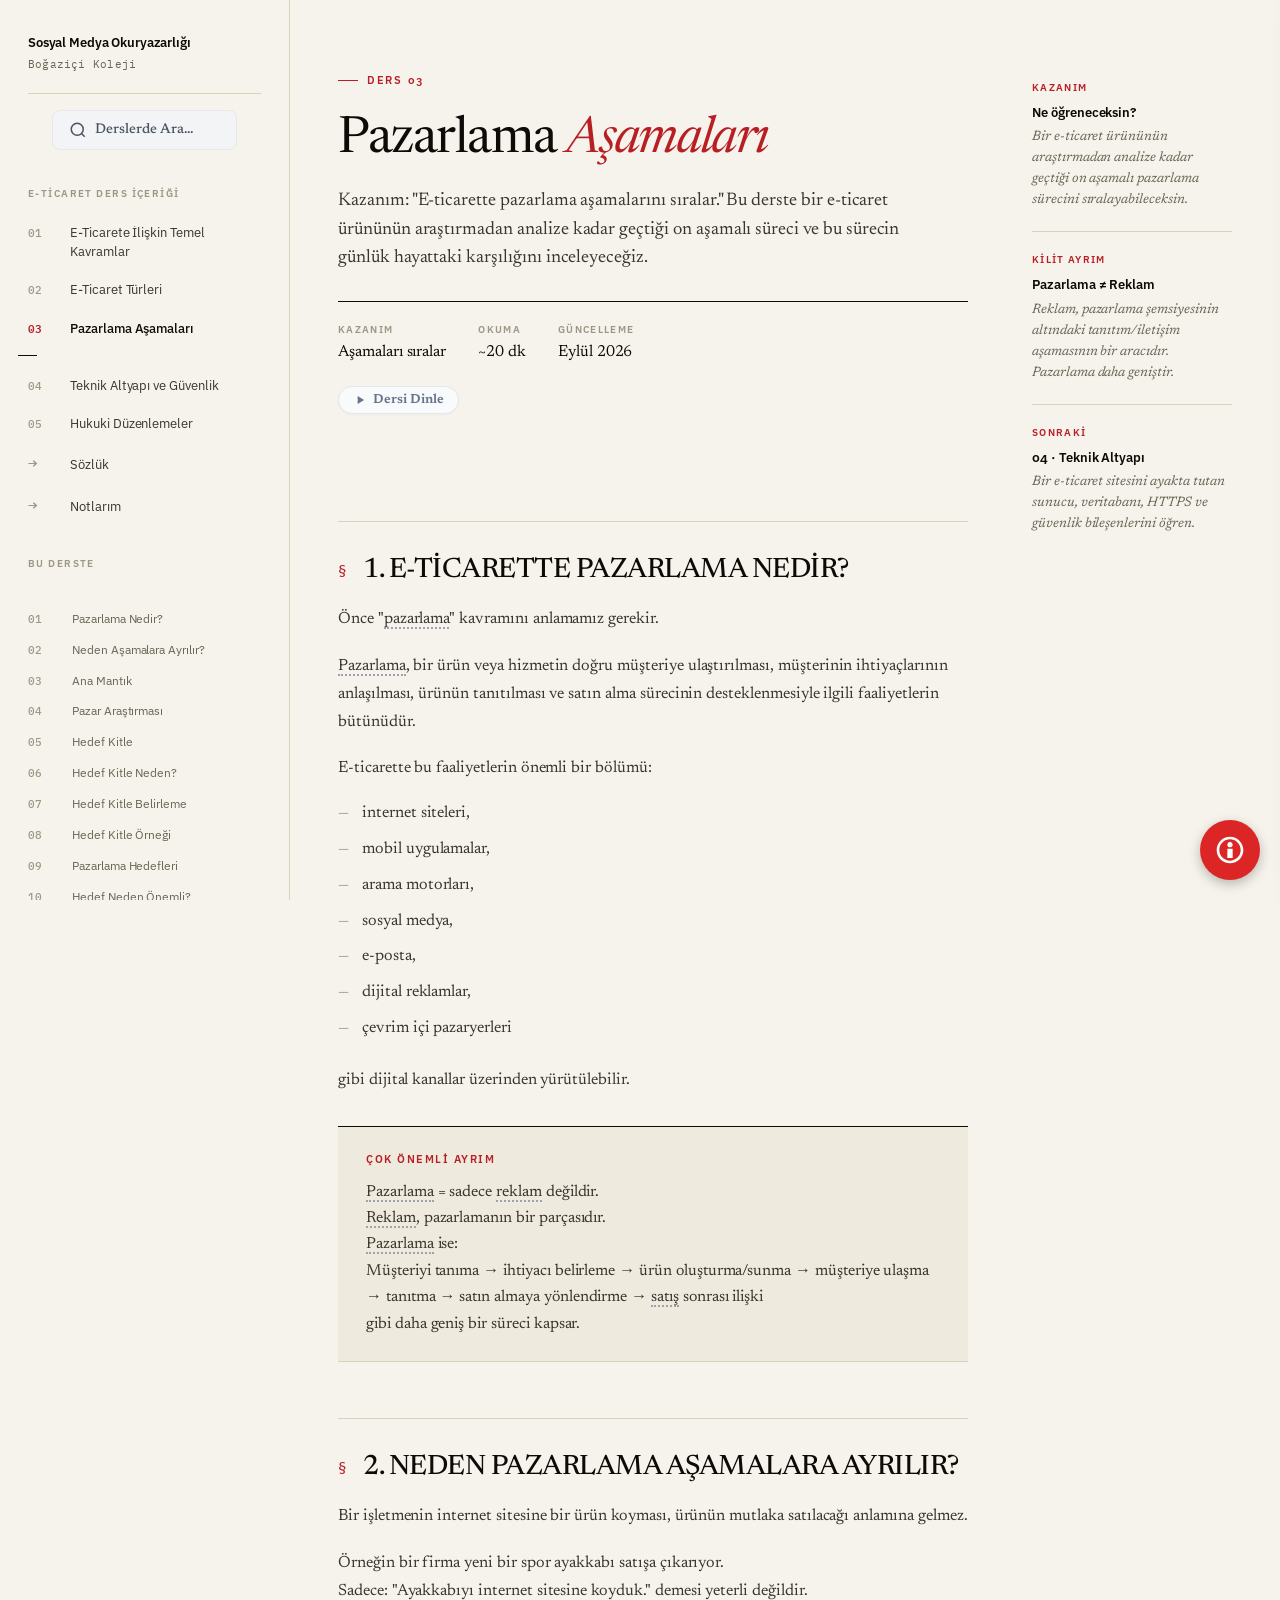
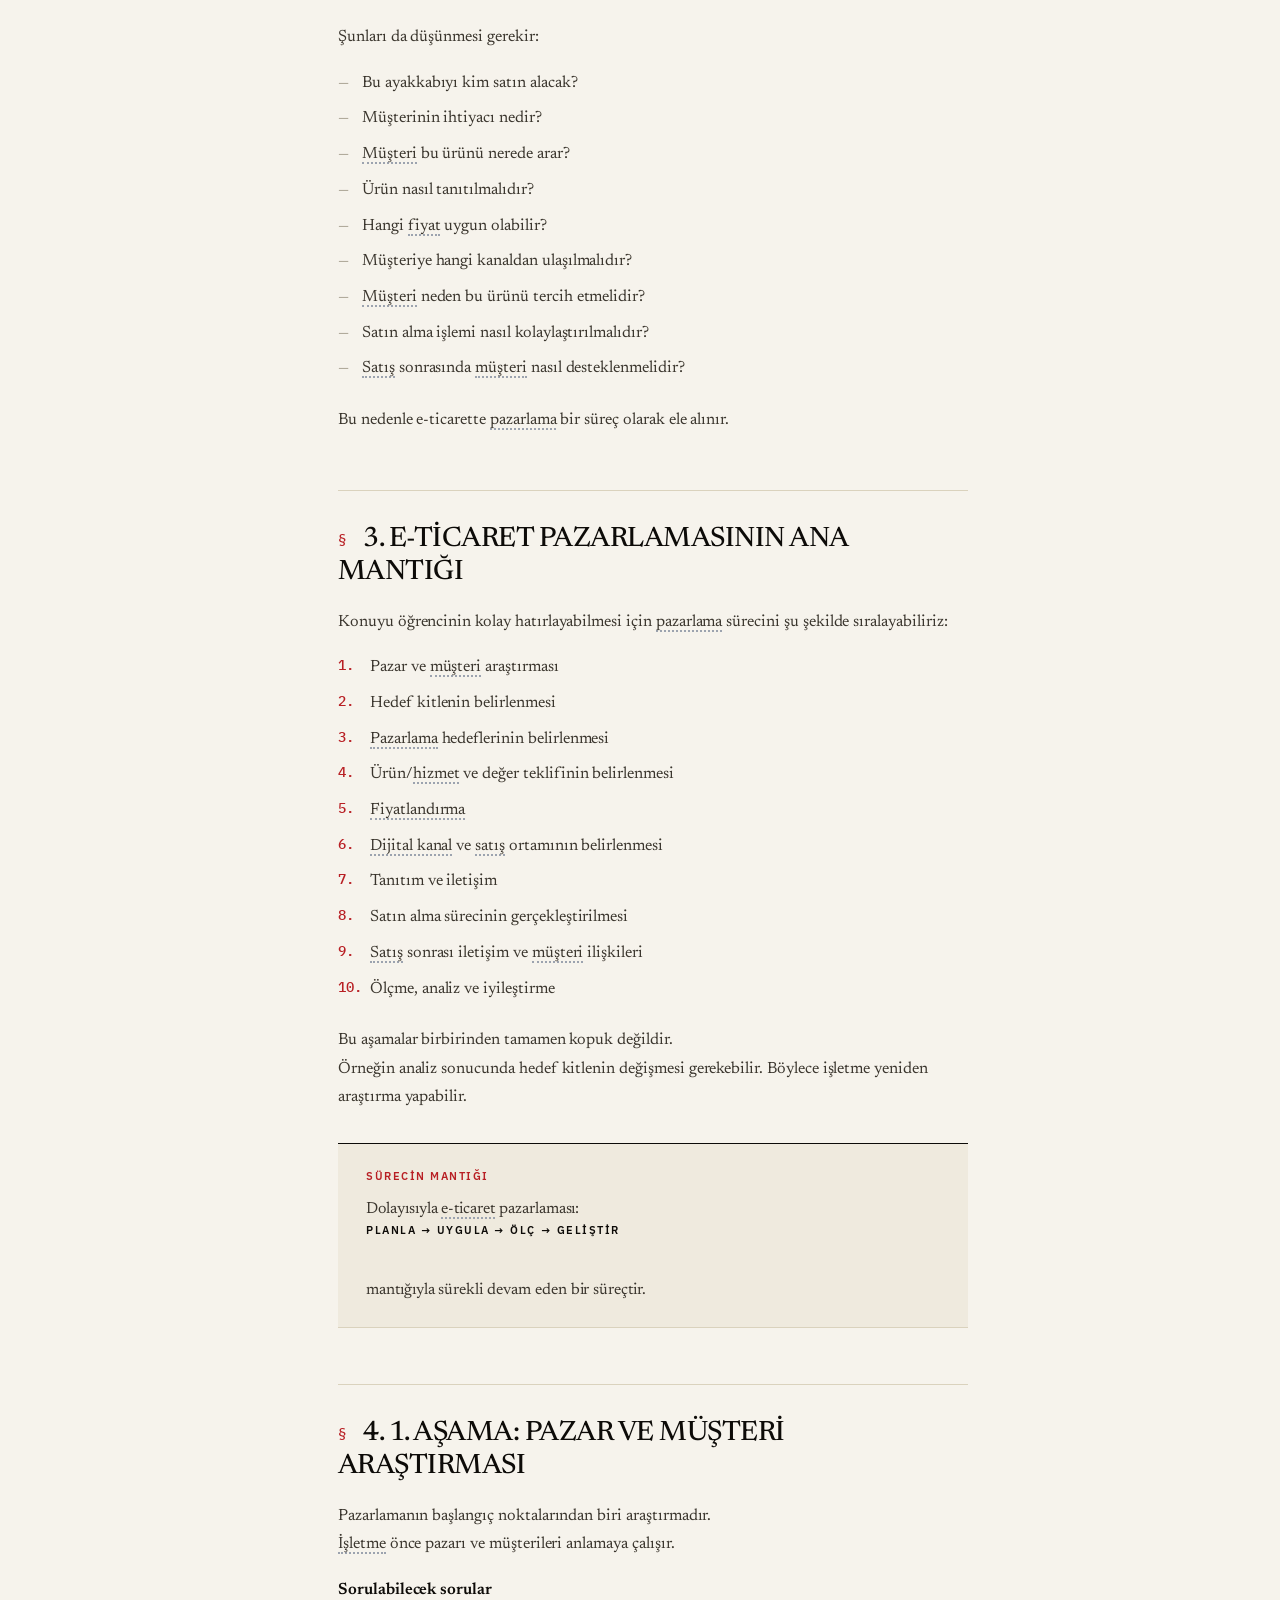
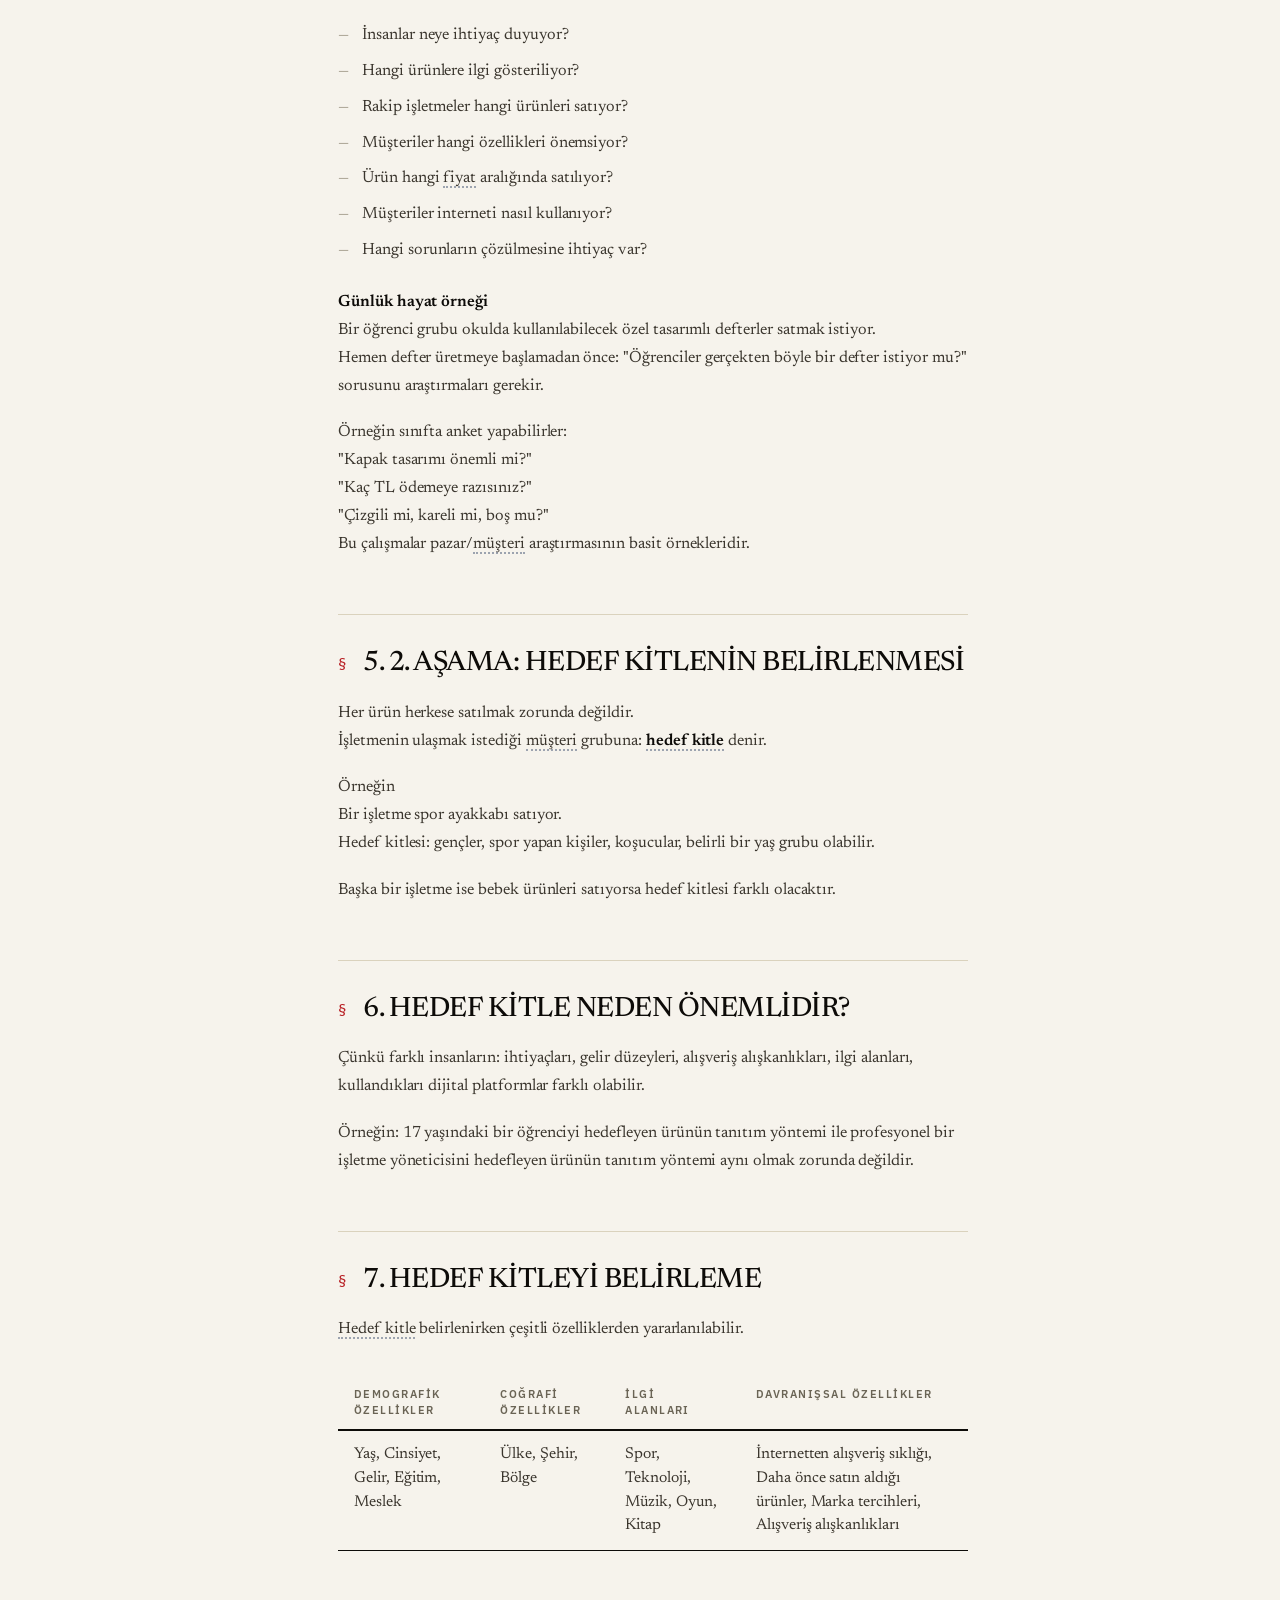
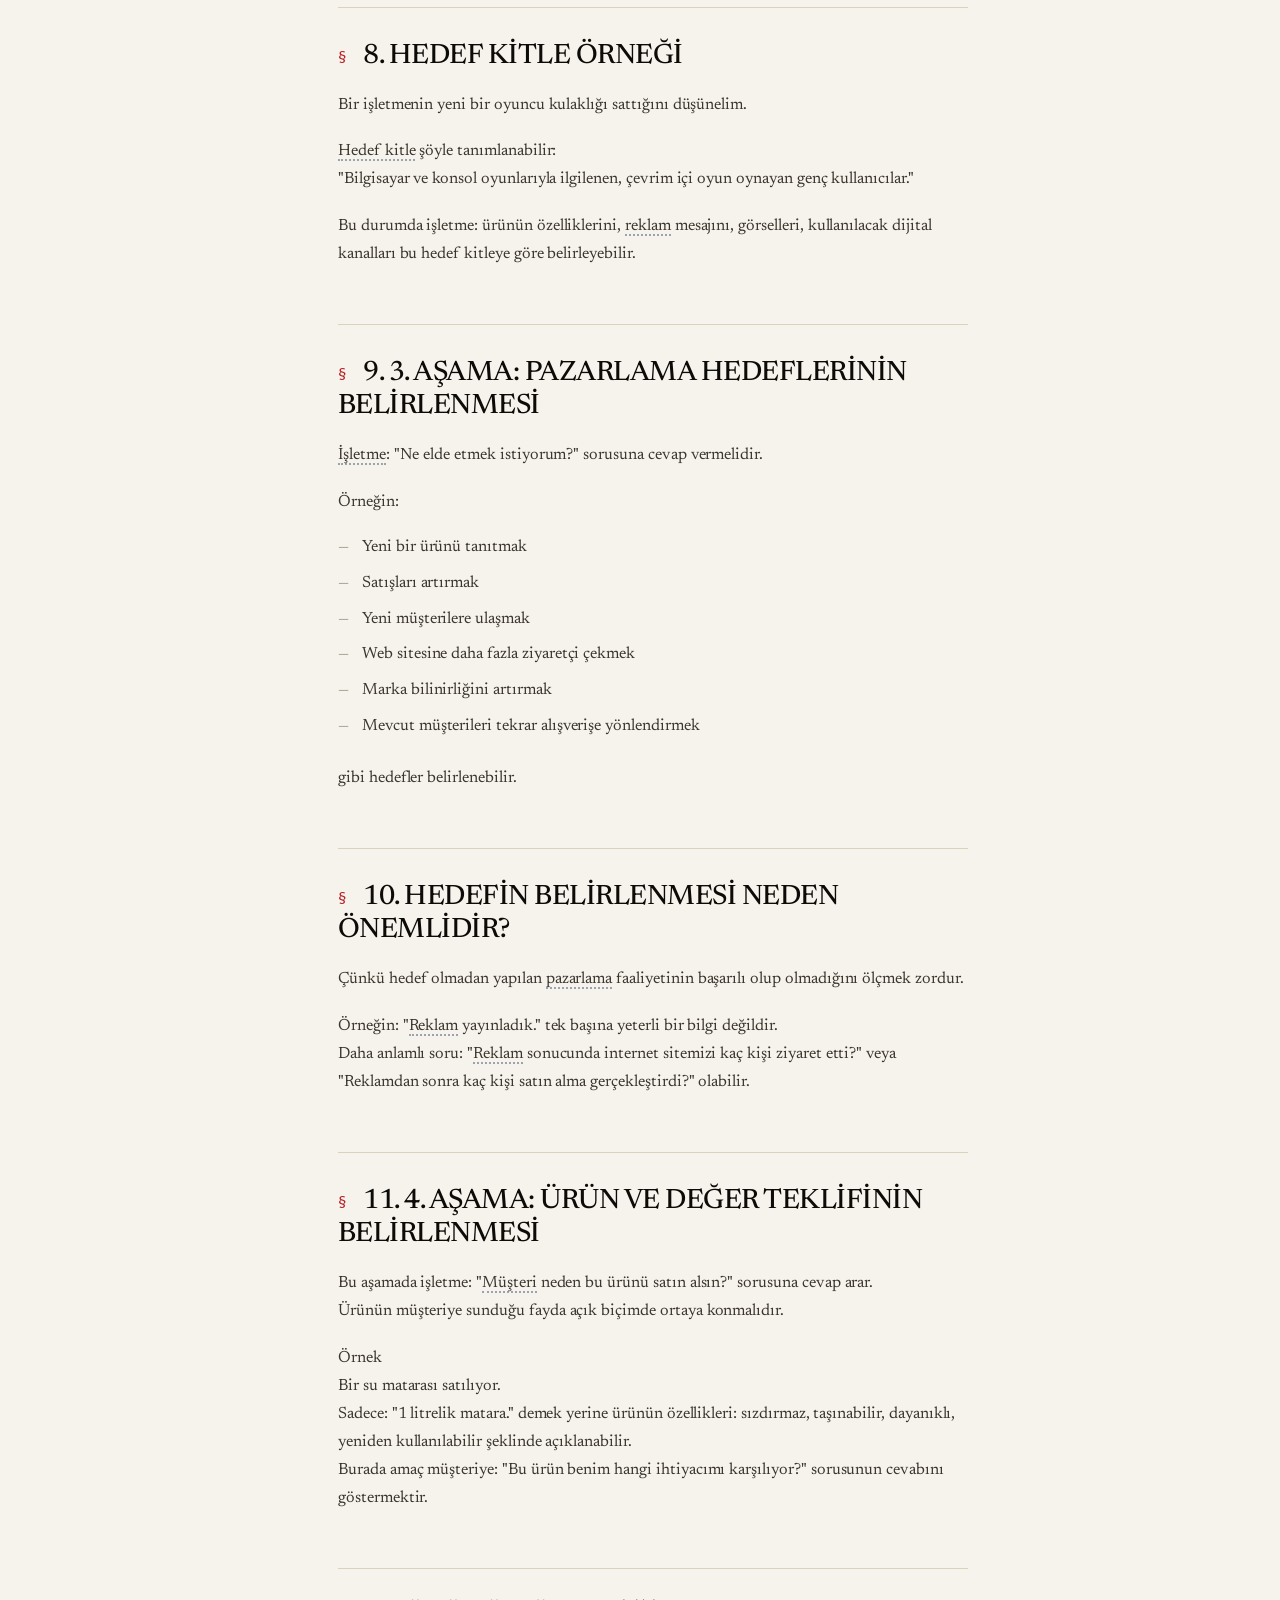
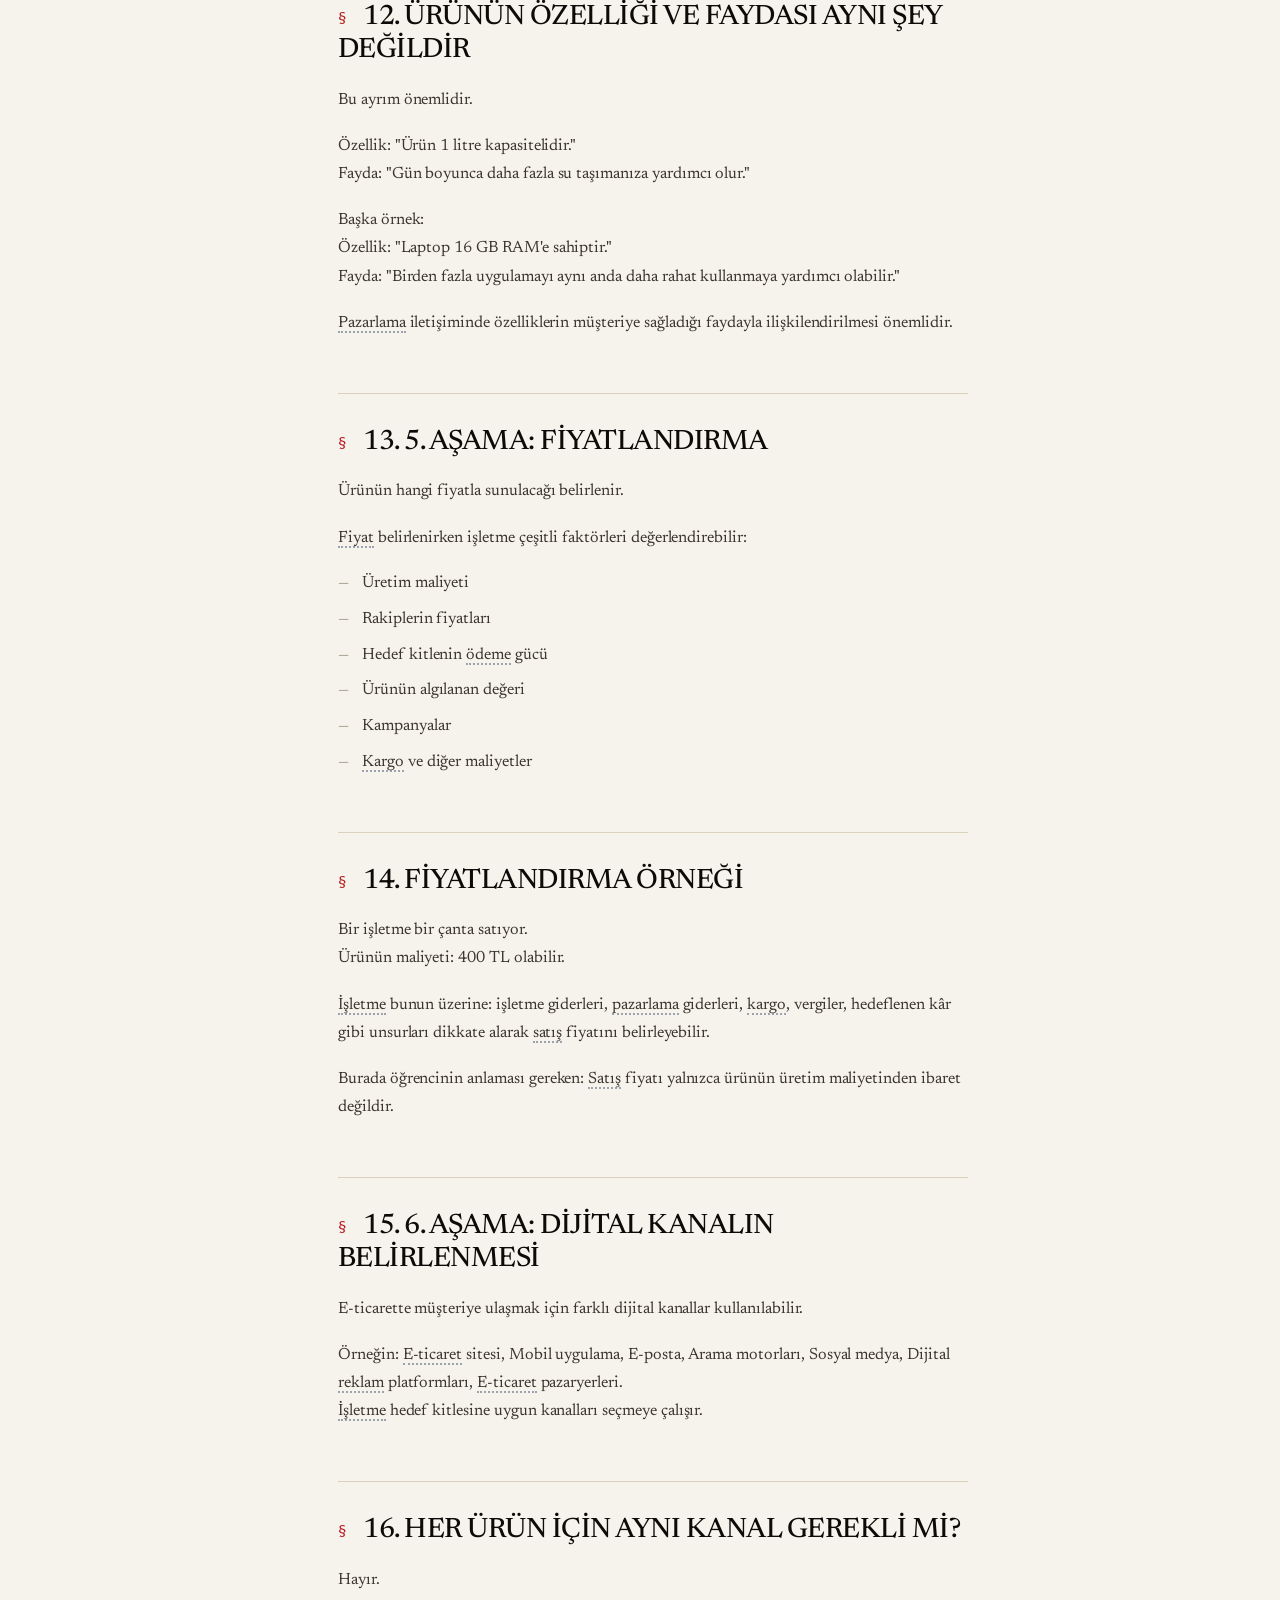
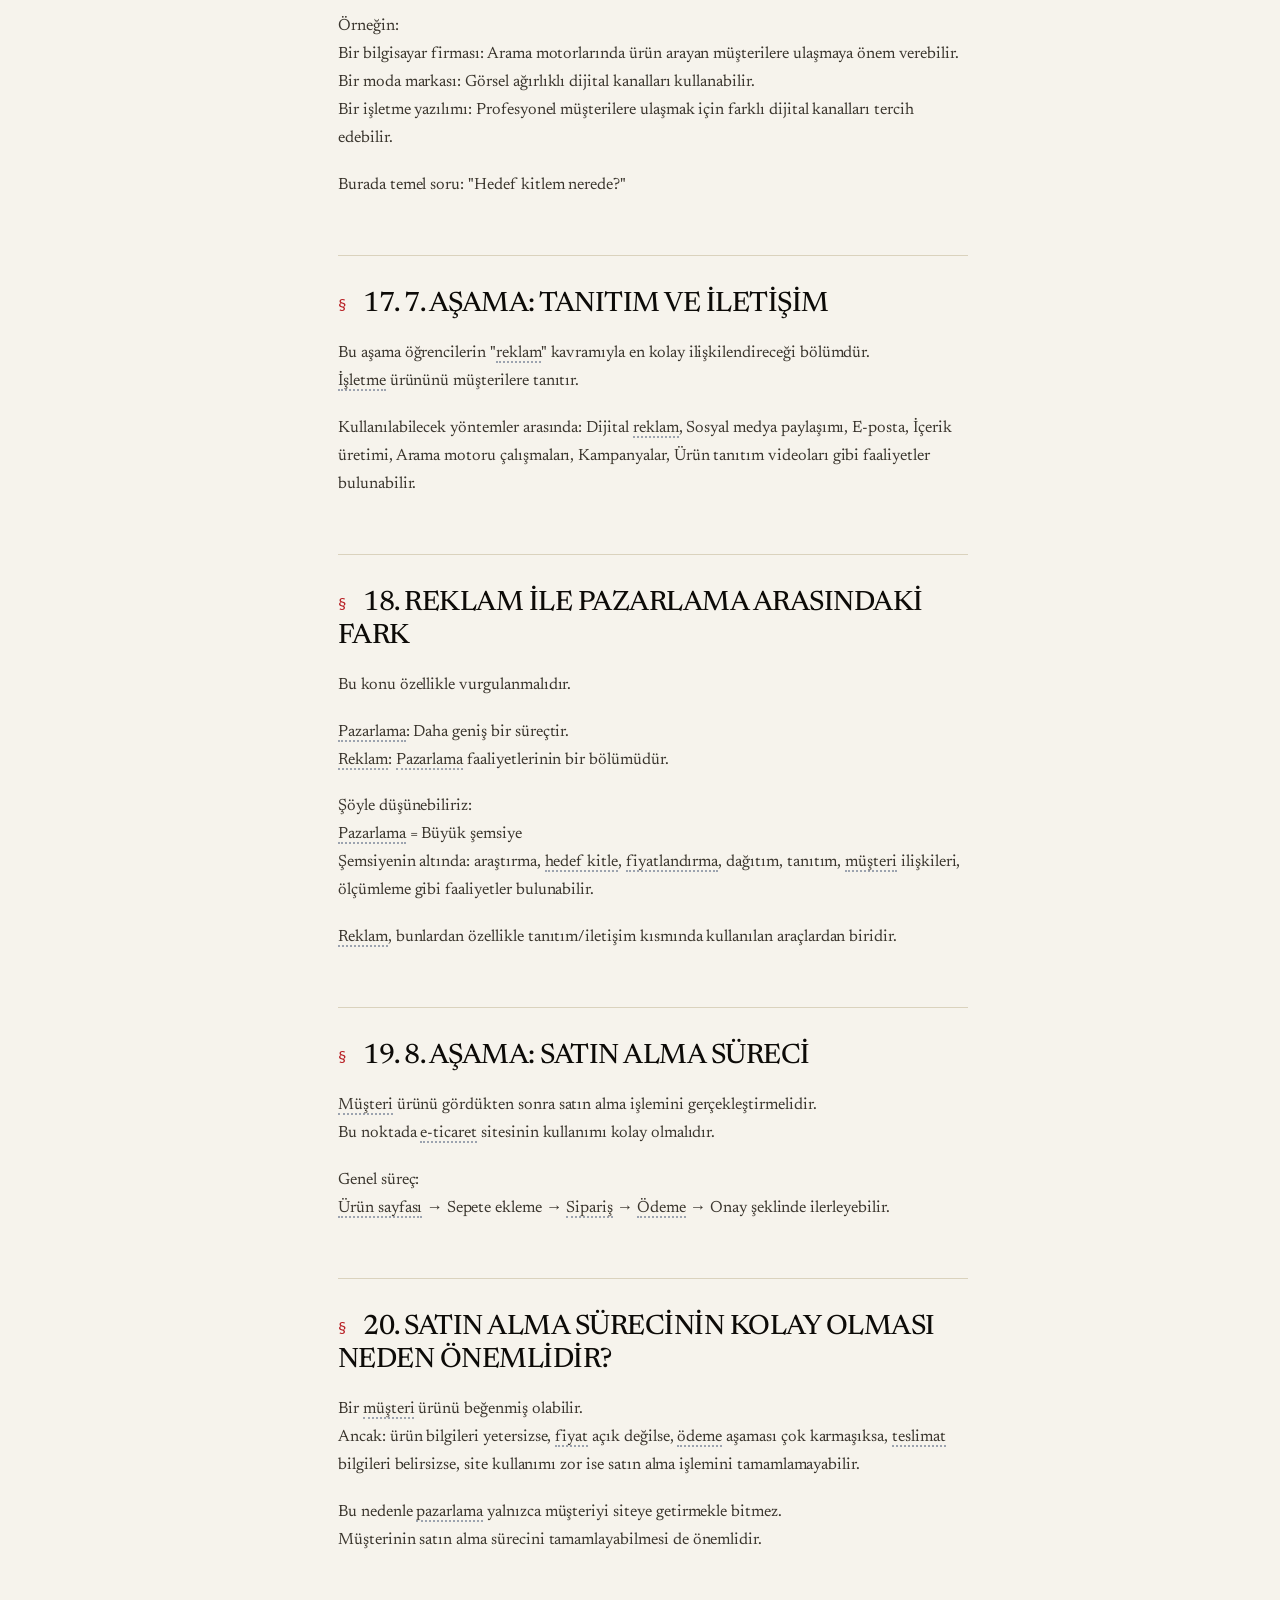
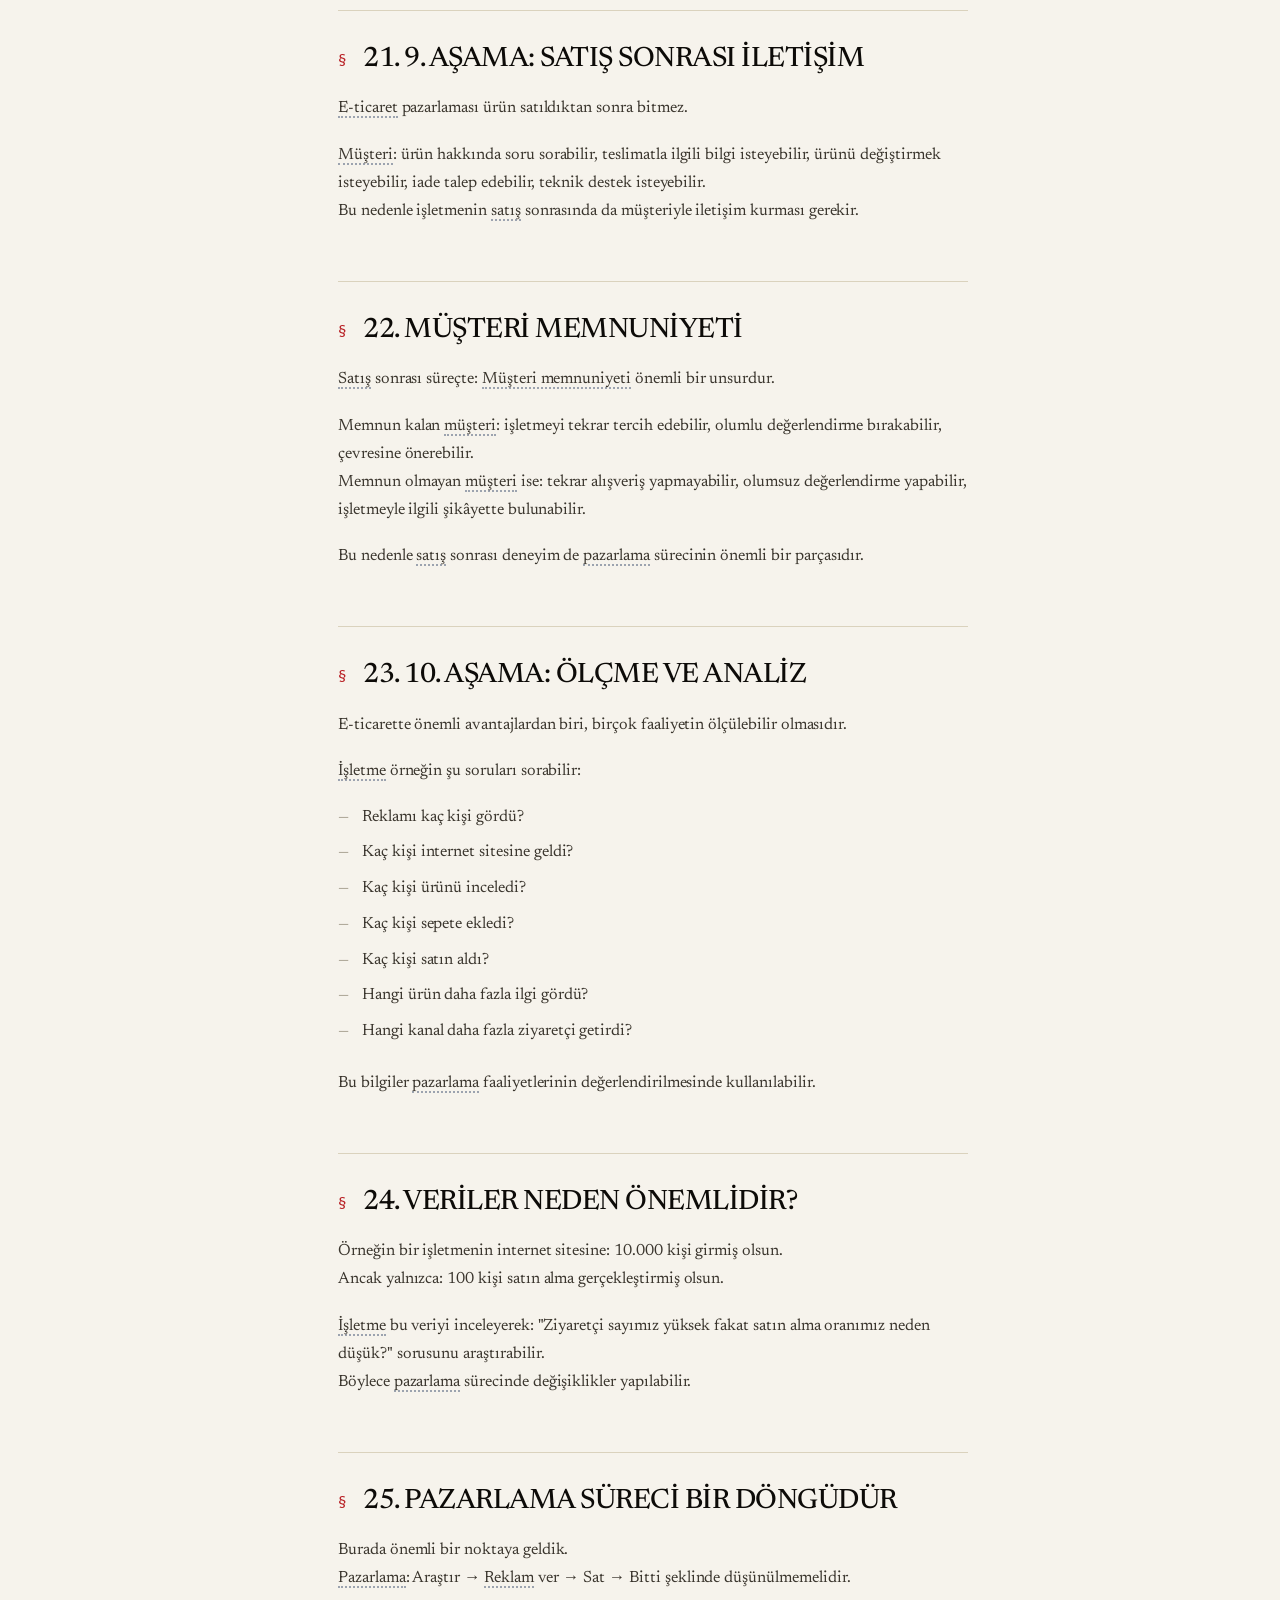
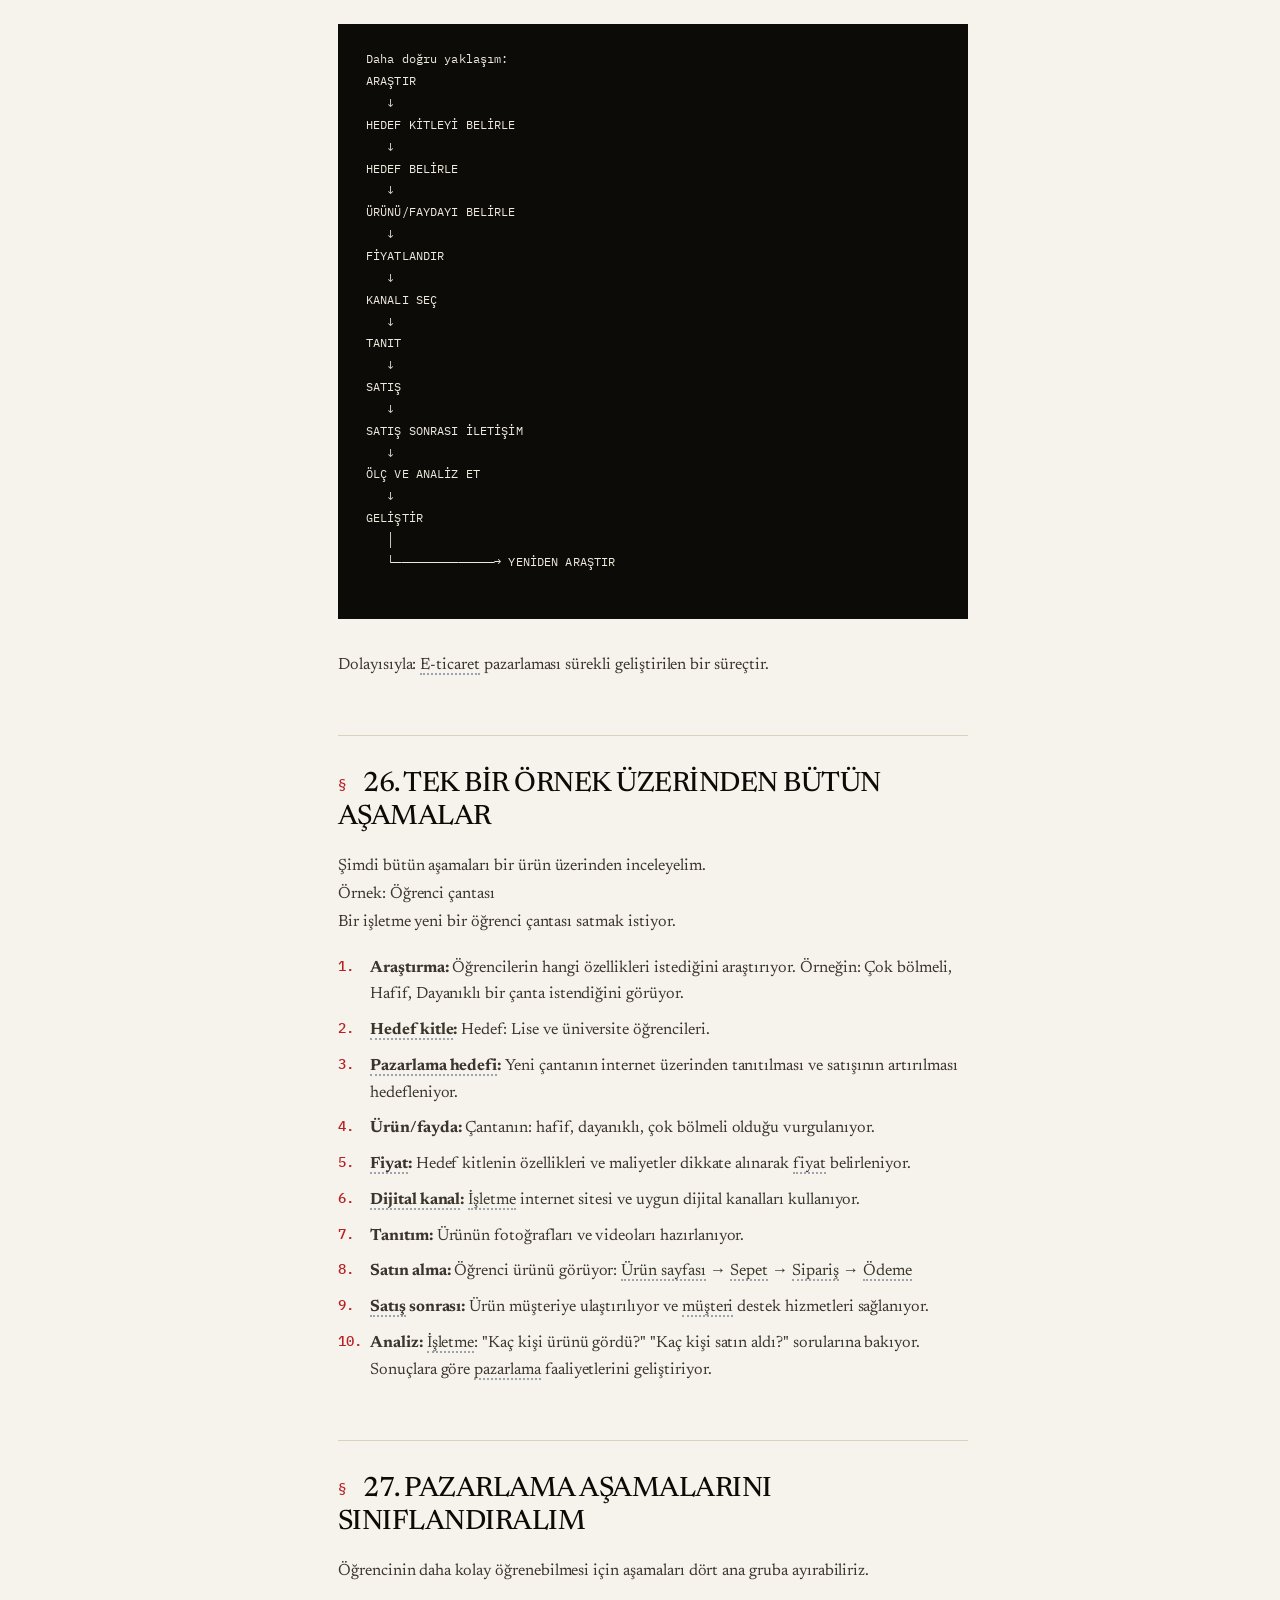
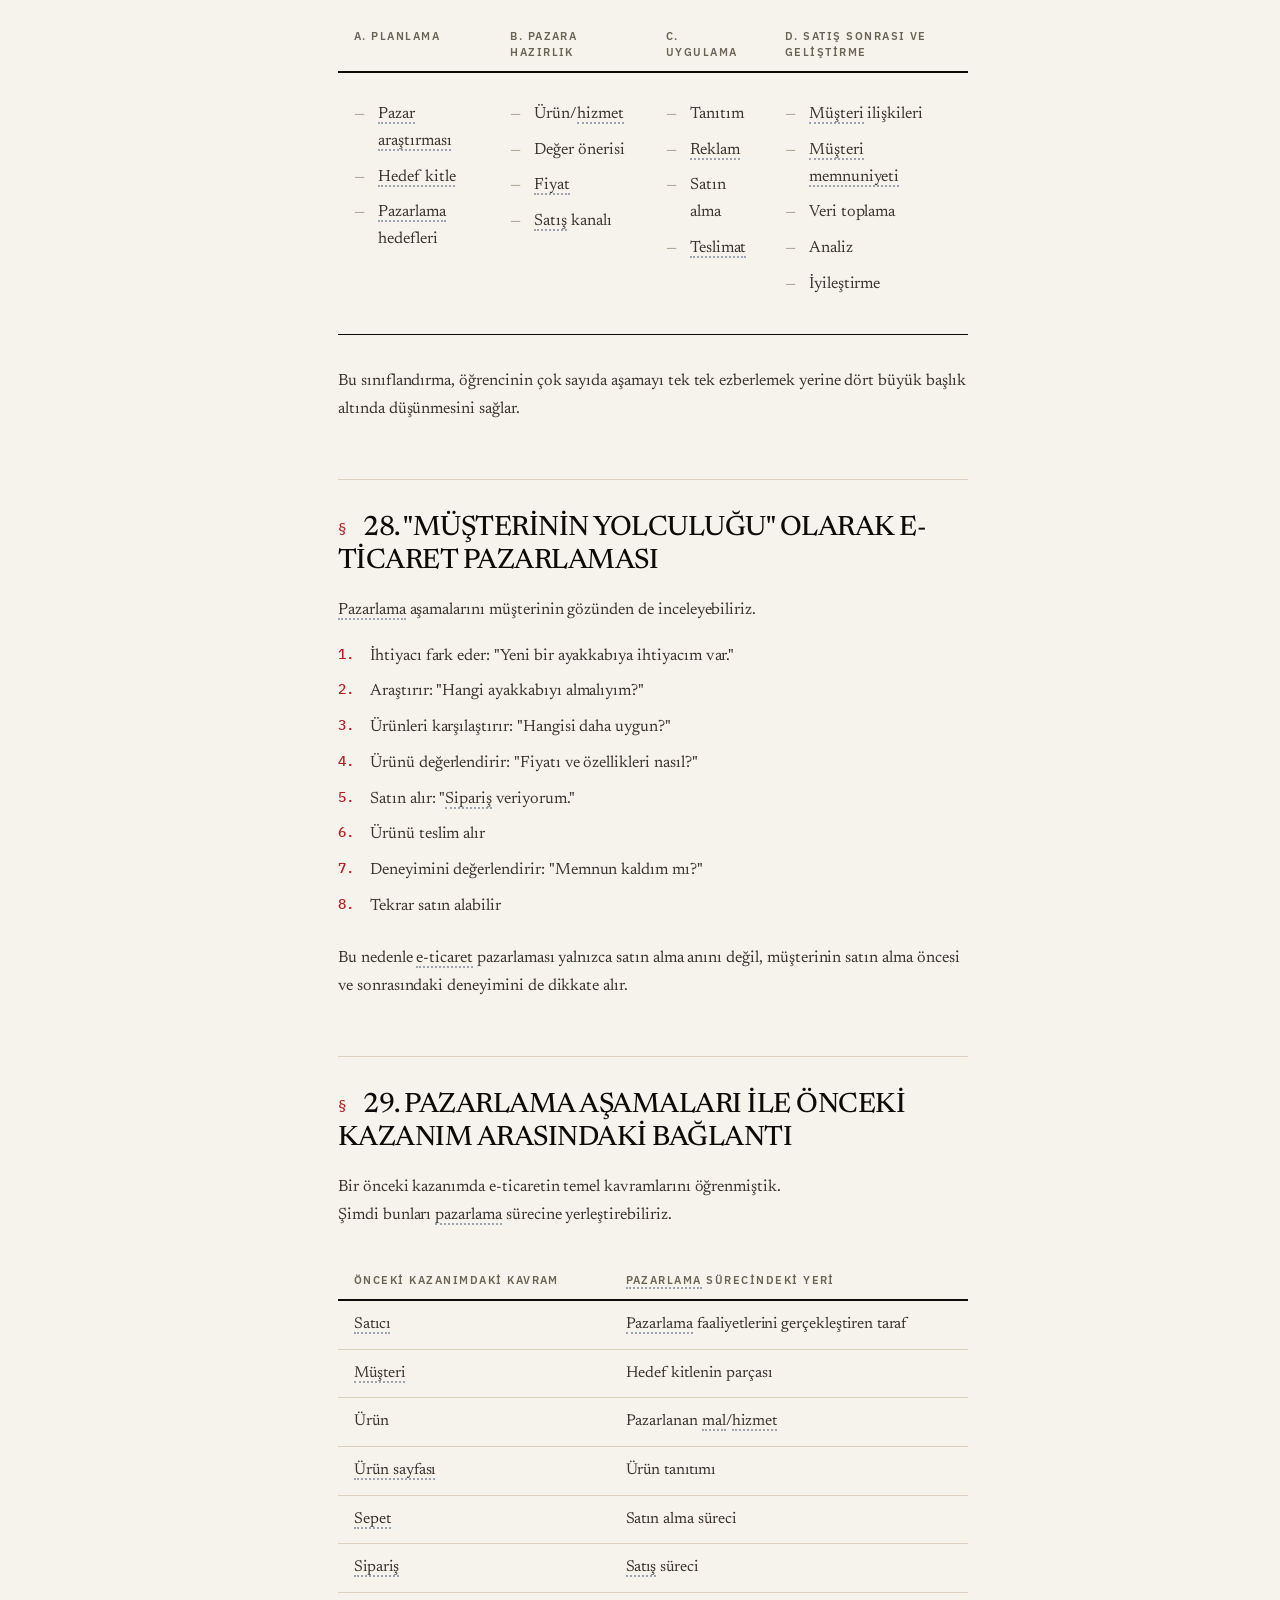
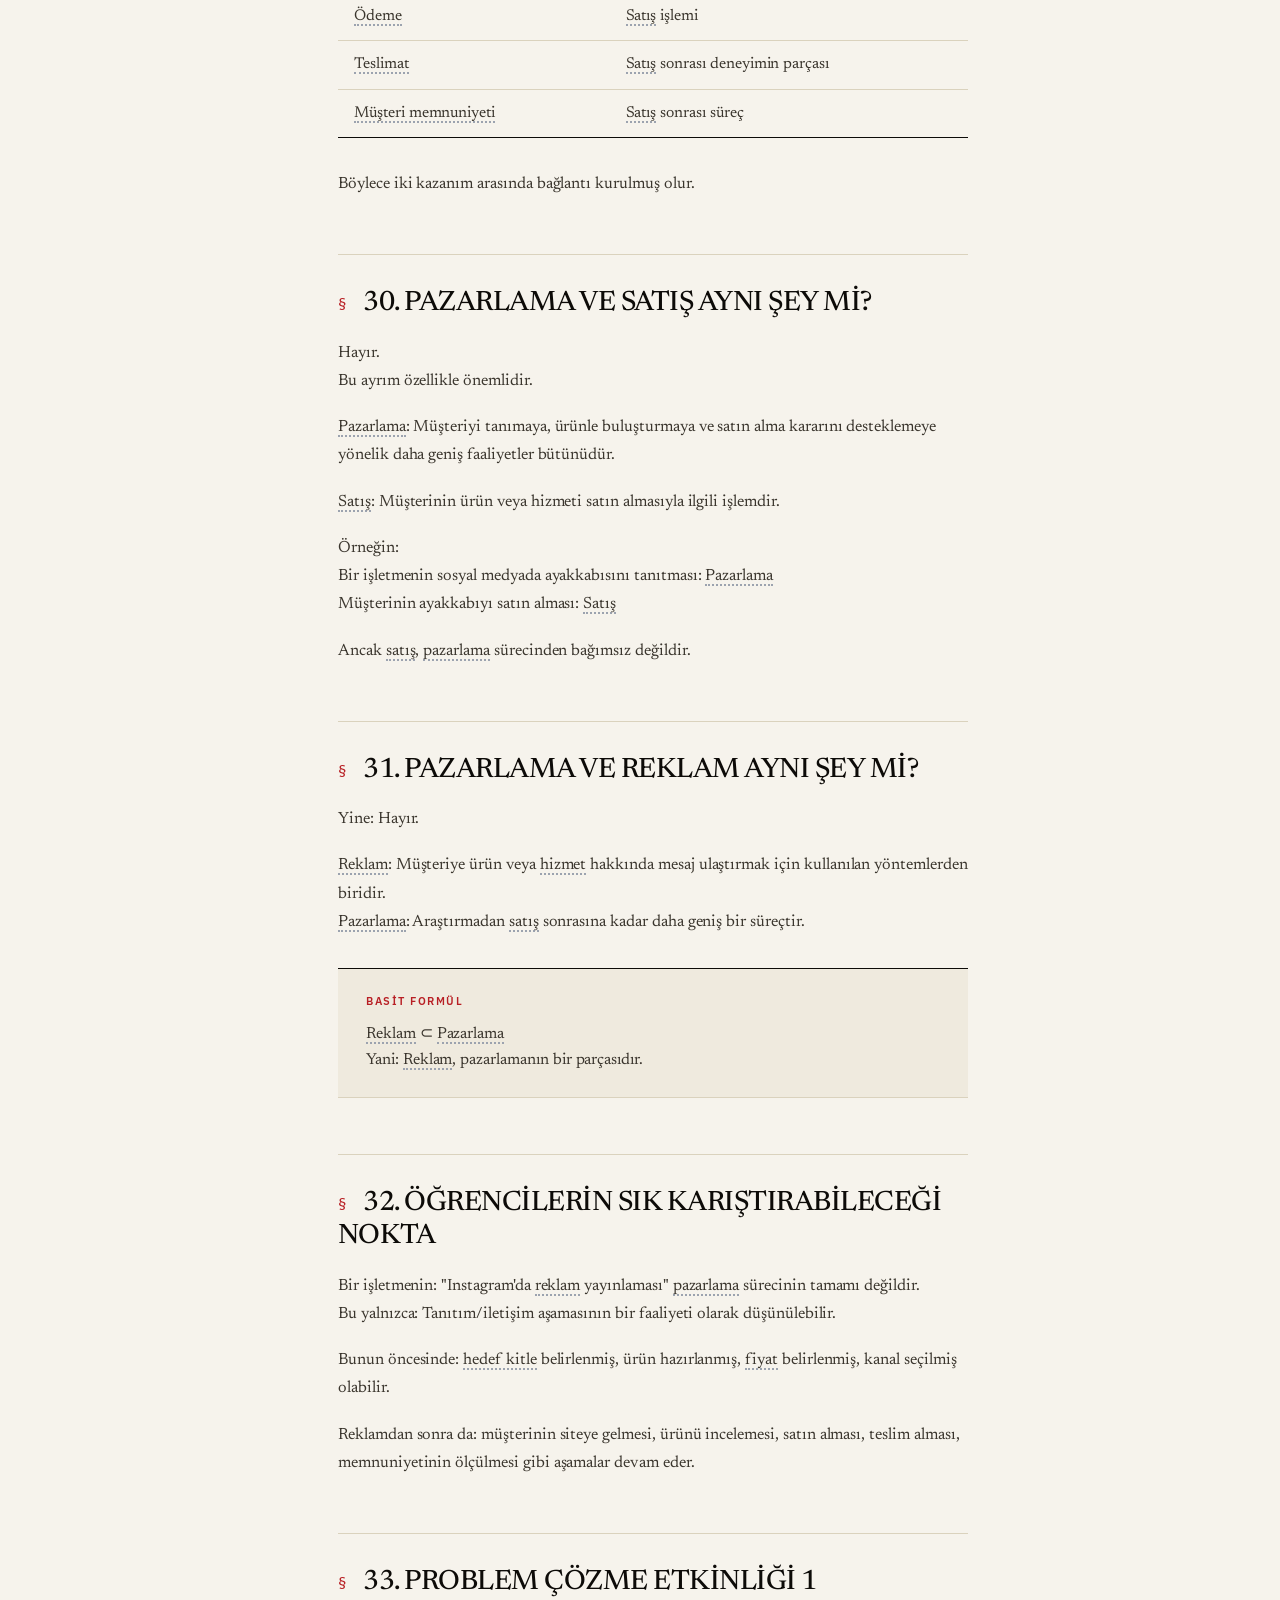
<file: ders3.html>
﻿<!DOCTYPE html>
<html lang="tr">
<head>
  <meta charset="UTF-8">
  <meta name="viewport" content="width=device-width, initial-scale=1.0">
  <title>03 · Pazarlama Aşamaları</title>
  <link rel="stylesheet" href="style.css">
</head>
<body>

<div class="progress"><div class="progress-bar" id="bar"></div></div>
<button class="rail-toggle" onclick="toggleRail()">≡</button>



<div class="shell">

  <aside class="rail" id="rail">
    <a href="index.html" class="rail-brand">
      <span class="rail-brand-text">
        <strong>Sosyal Medya Okuryazarlığı</strong>
        <span>Boğaziçi Koleji</span>
      </span>
    </a>

    <p class="rail-label">E-Ticaret Ders İçeriği</p>
    <nav class="rail-nav">
      <ol>
        <li><a href="ders1.html"><span class="num">01</span><span>E-Ticarete İlişkin Temel Kavramlar</span></a></li>
        <li><a href="ders2.html"><span class="num">02</span><span>E-Ticaret Türleri</span></a></li>
        <li><a href="ders3.html" class="active"><span class="num">03</span><span>Pazarlama Aşamaları</span></a></li>
        <li><a href="ders4.html"><span class="num">04</span><span>Teknik Altyapı ve Güvenlik</span></a></li>
        <li><a href="ders5.html"><span class="num">05</span><span>Hukuki Düzenlemeler</span></a></li>
        <li><a href="sozluk.html"><span class="num" style="background:transparent; font-size:16px; border:none; padding:0; width:24px;">&rarr;</span><span>Sözlük</span></a></li>
      </ol>
    </nav>

    <p class="rail-label">Bu Derste</p>
    <nav class="rail-nav rail-sub">
      <ol>
        <li><a href="#b1"><span class="num">01</span><span>Pazarlama Nedir?</span></a></li>
        <li><a href="#b2"><span class="num">02</span><span>Neden Aşamalara Ayrılır?</span></a></li>
        <li><a href="#b3"><span class="num">03</span><span>Ana Mantık</span></a></li>
        <li><a href="#b4"><span class="num">04</span><span>Pazar Araştırması</span></a></li>
        <li><a href="#b5"><span class="num">05</span><span>Hedef Kitle</span></a></li>
        <li><a href="#b6"><span class="num">06</span><span>Hedef Kitle Neden?</span></a></li>
        <li><a href="#b7"><span class="num">07</span><span>Hedef Kitle Belirleme</span></a></li>
        <li><a href="#b8"><span class="num">08</span><span>Hedef Kitle Örneği</span></a></li>
        <li><a href="#b9"><span class="num">09</span><span>Pazarlama Hedefleri</span></a></li>
        <li><a href="#b10"><span class="num">10</span><span>Hedef Neden Önemli?</span></a></li>
        <li><a href="#b11"><span class="num">11</span><span>Ürün ve Değer</span></a></li>
        <li><a href="#b12"><span class="num">12</span><span>Özellik ≠ Fayda</span></a></li>
        <li><a href="#b13"><span class="num">13</span><span>Fiyatlandırma</span></a></li>
        <li><a href="#b14"><span class="num">14</span><span>Fiyat Örneği</span></a></li>
        <li><a href="#b15"><span class="num">15</span><span>Dijital Kanal</span></a></li>
        <li><a href="#b16"><span class="num">16</span><span>Her Ürün Aynı Kanal?</span></a></li>
        <li><a href="#b17"><span class="num">17</span><span>Tanıtım ve İletişim</span></a></li>
        <li><a href="#b18"><span class="num">18</span><span>Reklam ≠ Pazarlama</span></a></li>
        <li><a href="#b19"><span class="num">19</span><span>Satın Alma Süreci</span></a></li>
        <li><a href="#b20"><span class="num">20</span><span>Kolaylık Neden Önemli?</span></a></li>
        <li><a href="#b21"><span class="num">21</span><span>Satış Sonrası İletişim</span></a></li>
        <li><a href="#b22"><span class="num">22</span><span>Müşteri Memnuniyeti</span></a></li>
        <li><a href="#b23"><span class="num">23</span><span>Ölçme ve Analiz</span></a></li>
        <li><a href="#b24"><span class="num">24</span><span>Veriler Neden Önemli?</span></a></li>
        <li><a href="#b25"><span class="num">25</span><span>Süreç Bir Döngüdür</span></a></li>
        <li><a href="#b26"><span class="num">26</span><span>Tek Örnek Üzerinden</span></a></li>
        <li><a href="#b27"><span class="num">27</span><span>Sınıflandırma</span></a></li>
        <li><a href="#b28"><span class="num">28</span><span>Müşteri Yolculuğu</span></a></li>
        <li><a href="#b29"><span class="num">29</span><span>Önceki Kazanım Bağı</span></a></li>
        <li><a href="#b30"><span class="num">30</span><span>Pazarlama ≠ Satış</span></a></li>
        <li><a href="#b31"><span class="num">31</span><span>Pazarlama ≠ Reklam</span></a></li>
        <li><a href="#b32"><span class="num">32</span><span>Sık Karıştırılanlar</span></a></li>
        <li><a href="#b33"><span class="num">33</span><span>Problem 1</span></a></li>
        <li><a href="#b34"><span class="num">34</span><span>Problem 2</span></a></li>
        <li><a href="#b35"><span class="num">35</span><span>Problem 3</span></a></li>
        <li><a href="#b36"><span class="num">36</span><span>Problem 4</span></a></li>
        <li><a href="#b37"><span class="num">37</span><span>Sen Bir Yöneticisin</span></a></li>
        <li><a href="#b38"><span class="num">38</span><span>Ezberleme Anahtarı</span></a></li>
        <li><a href="#b39"><span class="num">39</span><span>Bütün Sürecin Şeması</span></a></li>
        <li><a href="#b40"><span class="num">40</span><span>Temel Ayrımlar</span></a></li>
        <li><a href="#b41"><span class="num">41</span><span>Sınav Kavram Tablosu</span></a></li>
        <li><a href="#b42"><span class="num">42</span><span>Kazanımın Özü</span></a></li>
      </ol>
    </nav>

    <div class="rail-foot">
      <p>Ünite 1 · Ders 03 · 42 bölüm</p>
      <p>Son güncelleme: Eylül 2026</p>
    </div>
  </aside>

  <main class="main">
    <div class="page-inner">

      <article class="doc">

        <header class="doc-head">
          <div class="doc-eyebrow">Ders 03</div>
          <h1>Pazarlama <em>Aşamaları</em></h1>
          <p class="doc-lead">
            Kazanım: "E-ticarette pazarlama aşamalarını sıralar." Bu derste bir e-ticaret ürününün araştırmadan analize kadar geçtiği on aşamalı süreci ve bu sürecin günlük hayattaki karşılığını inceleyeceğiz.
          </p>
          <dl class="doc-meta">
            <div>
              <dt>Kazanım</dt>
              <dd>Aşamaları sıralar</dd>
            </div>
            <div>
              <dt>Okuma</dt>
              <dd>~20 dk</dd>
            </div>
            <div>
              <dt>Güncelleme</dt>
              <dd>Eylül 2026</dd>
            </div>
          </dl>
        </header>

        <div class="doc-body">

          <h2 id="b1">1. E-TİCARETTE PAZARLAMA NEDİR?</h2>
          <p>Önce "pazarlama" kavramını anlamamız gerekir.</p>
          <p>Pazarlama, bir ürün veya hizmetin doğru müşteriye ulaştırılması, müşterinin ihtiyaçlarının anlaşılması, ürünün tanıtılması ve satın alma sürecinin desteklenmesiyle ilgili faaliyetlerin bütünüdür.</p>
          <p>E-ticarette bu faaliyetlerin önemli bir bölümü:</p>
          <ul>
            <li>internet siteleri,</li>
            <li>mobil uygulamalar,</li>
            <li>arama motorları,</li>
            <li>sosyal medya,</li>
            <li>e-posta,</li>
            <li>dijital reklamlar,</li>
            <li>çevrim içi pazaryerleri</li>
          </ul>
          <p>gibi dijital kanallar üzerinden yürütülebilir.</p>
          <div class="highlight-box">
            <strong>Çok önemli ayrım</strong>
            <p>Pazarlama = sadece reklam değildir.<br>
            Reklam, pazarlamanın bir parçasıdır.<br>
            Pazarlama ise:<br>
            Müşteriyi tanıma → ihtiyacı belirleme → ürün oluşturma/sunma → müşteriye ulaşma → tanıtma → satın almaya yönlendirme → satış sonrası ilişki<br>
            gibi daha geniş bir süreci kapsar.</p>
          </div>

          <h2 id="b2">2. NEDEN PAZARLAMA AŞAMALARA AYRILIR?</h2>
          <p>Bir işletmenin internet sitesine bir ürün koyması, ürünün mutlaka satılacağı anlamına gelmez.</p>
          <p>Örneğin bir firma yeni bir spor ayakkabı satışa çıkarıyor.<br>Sadece: "Ayakkabıyı internet sitesine koyduk." demesi yeterli değildir.</p>
          <p>Şunları da düşünmesi gerekir:</p>
          <ul>
            <li>Bu ayakkabıyı kim satın alacak?</li>
            <li>Müşterinin ihtiyacı nedir?</li>
            <li>Müşteri bu ürünü nerede arar?</li>
            <li>Ürün nasıl tanıtılmalıdır?</li>
            <li>Hangi fiyat uygun olabilir?</li>
            <li>Müşteriye hangi kanaldan ulaşılmalıdır?</li>
            <li>Müşteri neden bu ürünü tercih etmelidir?</li>
            <li>Satın alma işlemi nasıl kolaylaştırılmalıdır?</li>
            <li>Satış sonrasında müşteri nasıl desteklenmelidir?</li>
          </ul>
          <p>Bu nedenle e-ticarette pazarlama bir süreç olarak ele alınır.</p>

          <h2 id="b3">3. E-TİCARET PAZARLAMASININ ANA MANTIĞI</h2>
          <p>Konuyu öğrencinin kolay hatırlayabilmesi için pazarlama sürecini şu şekilde sıralayabiliriz:</p>
          <ol>
            <li>Pazar ve müşteri araştırması</li>
            <li>Hedef kitlenin belirlenmesi</li>
            <li>Pazarlama hedeflerinin belirlenmesi</li>
            <li>Ürün/hizmet ve değer teklifinin belirlenmesi</li>
            <li>Fiyatlandırma</li>
            <li>Dijital kanal ve satış ortamının belirlenmesi</li>
            <li>Tanıtım ve iletişim</li>
            <li>Satın alma sürecinin gerçekleştirilmesi</li>
            <li>Satış sonrası iletişim ve müşteri ilişkileri</li>
            <li>Ölçme, analiz ve iyileştirme</li>
          </ol>
          <p>Bu aşamalar birbirinden tamamen kopuk değildir.<br>Örneğin analiz sonucunda hedef kitlenin değişmesi gerekebilir. Böylece işletme yeniden araştırma yapabilir.</p>
          <div class="highlight-box">
            <strong>Sürecin mantığı</strong>
            <p>Dolayısıyla e-ticaret pazarlaması:<br>
            <strong>Planla → Uygula → Ölç → Geliştir</strong><br>
            mantığıyla sürekli devam eden bir süreçtir.</p>
          </div>

          <h2 id="b4">4. 1. AŞAMA: PAZAR VE MÜŞTERİ ARAŞTIRMASI</h2>
          <p>Pazarlamanın başlangıç noktalarından biri araştırmadır.<br>İşletme önce pazarı ve müşterileri anlamaya çalışır.</p>
          <p><strong>Sorulabilecek sorular</strong></p>
          <ul>
            <li>İnsanlar neye ihtiyaç duyuyor?</li>
            <li>Hangi ürünlere ilgi gösteriliyor?</li>
            <li>Rakip işletmeler hangi ürünleri satıyor?</li>
            <li>Müşteriler hangi özellikleri önemsiyor?</li>
            <li>Ürün hangi fiyat aralığında satılıyor?</li>
            <li>Müşteriler interneti nasıl kullanıyor?</li>
            <li>Hangi sorunların çözülmesine ihtiyaç var?</li>
          </ul>
          <p><strong>Günlük hayat örneği</strong><br>Bir öğrenci grubu okulda kullanılabilecek özel tasarımlı defterler satmak istiyor.<br>Hemen defter üretmeye başlamadan önce: "Öğrenciler gerçekten böyle bir defter istiyor mu?" sorusunu araştırmaları gerekir.</p>
          <p>Örneğin sınıfta anket yapabilirler:<br>"Kapak tasarımı önemli mi?"<br>"Kaç TL ödemeye razısınız?"<br>"Çizgili mi, kareli mi, boş mu?"<br>Bu çalışmalar pazar/müşteri araştırmasının basit örnekleridir.</p>

          <h2 id="b5">5. 2. AŞAMA: HEDEF KİTLENİN BELİRLENMESİ</h2>
          <p>Her ürün herkese satılmak zorunda değildir.<br>İşletmenin ulaşmak istediği müşteri grubuna: <strong>hedef kitle</strong> denir.</p>
          <p>Örneğin<br>Bir işletme spor ayakkabı satıyor.<br>Hedef kitlesi: gençler, spor yapan kişiler, koşucular, belirli bir yaş grubu olabilir.</p>
          <p>Başka bir işletme ise bebek ürünleri satıyorsa hedef kitlesi farklı olacaktır.</p>

          <h2 id="b6">6. HEDEF KİTLE NEDEN ÖNEMLİDİR?</h2>
          <p>Çünkü farklı insanların: ihtiyaçları, gelir düzeyleri, alışveriş alışkanlıkları, ilgi alanları, kullandıkları dijital platformlar farklı olabilir.</p>
          <p>Örneğin: 17 yaşındaki bir öğrenciyi hedefleyen ürünün tanıtım yöntemi ile profesyonel bir işletme yöneticisini hedefleyen ürünün tanıtım yöntemi aynı olmak zorunda değildir.</p>

          <h2 id="b7">7. HEDEF KİTLEYİ BELİRLEME</h2>
          <p>Hedef kitle belirlenirken çeşitli özelliklerden yararlanılabilir.</p>
          <div class="table-responsive">
            <table>
              <tr>
                <th>Demografik özellikler</th>
                <th>Coğrafi özellikler</th>
                <th>İlgi alanları</th>
                <th>Davranışsal özellikler</th>
              </tr>
              <tr>
                <td>Yaş, Cinsiyet, Gelir, Eğitim, Meslek</td>
                <td>Ülke, Şehir, Bölge</td>
                <td>Spor, Teknoloji, Müzik, Oyun, Kitap</td>
                <td>İnternetten alışveriş sıklığı, Daha önce satın aldığı ürünler, Marka tercihleri, Alışveriş alışkanlıkları</td>
              </tr>
            </table>
          </div>

          <h2 id="b8">8. HEDEF KİTLE ÖRNEĞİ</h2>
          <p>Bir işletmenin yeni bir oyuncu kulaklığı sattığını düşünelim.</p>
          <p>Hedef kitle şöyle tanımlanabilir:<br>"Bilgisayar ve konsol oyunlarıyla ilgilenen, çevrim içi oyun oynayan genç kullanıcılar."</p>
          <p>Bu durumda işletme: ürünün özelliklerini, reklam mesajını, görselleri, kullanılacak dijital kanalları bu hedef kitleye göre belirleyebilir.</p>

          <h2 id="b9">9. 3. AŞAMA: PAZARLAMA HEDEFLERİNİN BELİRLENMESİ</h2>
          <p>İşletme: "Ne elde etmek istiyorum?" sorusuna cevap vermelidir.</p>
          <p>Örneğin:</p>
          <ul>
            <li>Yeni bir ürünü tanıtmak</li>
            <li>Satışları artırmak</li>
            <li>Yeni müşterilere ulaşmak</li>
            <li>Web sitesine daha fazla ziyaretçi çekmek</li>
            <li>Marka bilinirliğini artırmak</li>
            <li>Mevcut müşterileri tekrar alışverişe yönlendirmek</li>
          </ul>
          <p>gibi hedefler belirlenebilir.</p>

          <h2 id="b10">10. HEDEFİN BELİRLENMESİ NEDEN ÖNEMLİDİR?</h2>
          <p>Çünkü hedef olmadan yapılan pazarlama faaliyetinin başarılı olup olmadığını ölçmek zordur.</p>
          <p>Örneğin: "Reklam yayınladık." tek başına yeterli bir bilgi değildir.<br>
          Daha anlamlı soru: "Reklam sonucunda internet sitemizi kaç kişi ziyaret etti?" veya "Reklamdan sonra kaç kişi satın alma gerçekleştirdi?" olabilir.</p>

          <h2 id="b11">11. 4. AŞAMA: ÜRÜN VE DEĞER TEKLİFİNİN BELİRLENMESİ</h2>
          <p>Bu aşamada işletme: "Müşteri neden bu ürünü satın alsın?" sorusuna cevap arar.<br>Ürünün müşteriye sunduğu fayda açık biçimde ortaya konmalıdır.</p>
          <p>Örnek<br>Bir su matarası satılıyor.<br>Sadece: "1 litrelik matara." demek yerine ürünün özellikleri: sızdırmaz, taşınabilir, dayanıklı, yeniden kullanılabilir şeklinde açıklanabilir.<br>Burada amaç müşteriye: "Bu ürün benim hangi ihtiyacımı karşılıyor?" sorusunun cevabını göstermektir.</p>

          <h2 id="b12">12. ÜRÜNÜN ÖZELLİĞİ VE FAYDASI AYNI ŞEY DEĞİLDİR</h2>
          <p>Bu ayrım önemlidir.</p>
          <p>Özellik: "Ürün 1 litre kapasitelidir."<br>Fayda: "Gün boyunca daha fazla su taşımanıza yardımcı olur."</p>
          <p>Başka örnek:<br>Özellik: "Laptop 16 GB RAM'e sahiptir."<br>Fayda: "Birden fazla uygulamayı aynı anda daha rahat kullanmaya yardımcı olabilir."</p>
          <p>Pazarlama iletişiminde özelliklerin müşteriye sağladığı faydayla ilişkilendirilmesi önemlidir.</p>

          <h2 id="b13">13. 5. AŞAMA: FİYATLANDIRMA</h2>
          <p>Ürünün hangi fiyatla sunulacağı belirlenir.</p>
          <p>Fiyat belirlenirken işletme çeşitli faktörleri değerlendirebilir:</p>
          <ul>
            <li>Üretim maliyeti</li>
            <li>Rakiplerin fiyatları</li>
            <li>Hedef kitlenin ödeme gücü</li>
            <li>Ürünün algılanan değeri</li>
            <li>Kampanyalar</li>
            <li>Kargo ve diğer maliyetler</li>
          </ul>

          <h2 id="b14">14. FİYATLANDIRMA ÖRNEĞİ</h2>
          <p>Bir işletme bir çanta satıyor.<br>Ürünün maliyeti: 400 TL olabilir.</p>
          <p>İşletme bunun üzerine: işletme giderleri, pazarlama giderleri, kargo, vergiler, hedeflenen kâr gibi unsurları dikkate alarak satış fiyatını belirleyebilir.</p>
          <p>Burada öğrencinin anlaması gereken: Satış fiyatı yalnızca ürünün üretim maliyetinden ibaret değildir.</p>

          <h2 id="b15">15. 6. AŞAMA: DİJİTAL KANALIN BELİRLENMESİ</h2>
          <p>E-ticarette müşteriye ulaşmak için farklı dijital kanallar kullanılabilir.</p>
          <p>Örneğin: E-ticaret sitesi, Mobil uygulama, E-posta, Arama motorları, Sosyal medya, Dijital reklam platformları, E-ticaret pazaryerleri.<br>İşletme hedef kitlesine uygun kanalları seçmeye çalışır.</p>

          <h2 id="b16">16. HER ÜRÜN İÇİN AYNI KANAL GEREKLİ Mİ?</h2>
          <p>Hayır.</p>
          <p>Örneğin:<br>Bir bilgisayar firması: Arama motorlarında ürün arayan müşterilere ulaşmaya önem verebilir.<br>Bir moda markası: Görsel ağırlıklı dijital kanalları kullanabilir.<br>Bir işletme yazılımı: Profesyonel müşterilere ulaşmak için farklı dijital kanalları tercih edebilir.</p>
          <p>Burada temel soru: "Hedef kitlem nerede?"</p>

          <h2 id="b17">17. 7. AŞAMA: TANITIM VE İLETİŞİM</h2>
          <p>Bu aşama öğrencilerin "reklam" kavramıyla en kolay ilişkilendireceği bölümdür.<br>İşletme ürününü müşterilere tanıtır.</p>
          <p>Kullanılabilecek yöntemler arasında: Dijital reklam, Sosyal medya paylaşımı, E-posta, İçerik üretimi, Arama motoru çalışmaları, Kampanyalar, Ürün tanıtım videoları gibi faaliyetler bulunabilir.</p>

          <h2 id="b18">18. REKLAM İLE PAZARLAMA ARASINDAKİ FARK</h2>
          <p>Bu konu özellikle vurgulanmalıdır.</p>
          <p>Pazarlama: Daha geniş bir süreçtir.<br>Reklam: Pazarlama faaliyetlerinin bir bölümüdür.</p>
          <p>Şöyle düşünebiliriz:<br>Pazarlama = Büyük şemsiye<br>Şemsiyenin altında: araştırma, hedef kitle, fiyatlandırma, dağıtım, tanıtım, müşteri ilişkileri, ölçümleme gibi faaliyetler bulunabilir.</p>
          <p>Reklam, bunlardan özellikle tanıtım/iletişim kısmında kullanılan araçlardan biridir.</p>

          <h2 id="b19">19. 8. AŞAMA: SATIN ALMA SÜRECİ</h2>
          <p>Müşteri ürünü gördükten sonra satın alma işlemini gerçekleştirmelidir.<br>Bu noktada e-ticaret sitesinin kullanımı kolay olmalıdır.</p>
          <p>Genel süreç:<br>Ürün sayfası → Sepete ekleme → Sipariş → Ödeme → Onay şeklinde ilerleyebilir.</p>

          <h2 id="b20">20. SATIN ALMA SÜRECİNİN KOLAY OLMASI NEDEN ÖNEMLİDİR?</h2>
          <p>Bir müşteri ürünü beğenmiş olabilir.<br>Ancak: ürün bilgileri yetersizse, fiyat açık değilse, ödeme aşaması çok karmaşıksa, teslimat bilgileri belirsizse, site kullanımı zor ise satın alma işlemini tamamlamayabilir.</p>
          <p>Bu nedenle pazarlama yalnızca müşteriyi siteye getirmekle bitmez.<br>Müşterinin satın alma sürecini tamamlayabilmesi de önemlidir.</p>

          <h2 id="b21">21. 9. AŞAMA: SATIŞ SONRASI İLETİŞİM</h2>
          <p>E-ticaret pazarlaması ürün satıldıktan sonra bitmez.</p>
          <p>Müşteri: ürün hakkında soru sorabilir, teslimatla ilgili bilgi isteyebilir, ürünü değiştirmek isteyebilir, iade talep edebilir, teknik destek isteyebilir.<br>Bu nedenle işletmenin satış sonrasında da müşteriyle iletişim kurması gerekir.</p>

          <h2 id="b22">22. MÜŞTERİ MEMNUNİYETİ</h2>
          <p>Satış sonrası süreçte: Müşteri memnuniyeti önemli bir unsurdur.</p>
          <p>Memnun kalan müşteri: işletmeyi tekrar tercih edebilir, olumlu değerlendirme bırakabilir, çevresine önerebilir.<br>Memnun olmayan müşteri ise: tekrar alışveriş yapmayabilir, olumsuz değerlendirme yapabilir, işletmeyle ilgili şikâyette bulunabilir.</p>
          <p>Bu nedenle satış sonrası deneyim de pazarlama sürecinin önemli bir parçasıdır.</p>

          <h2 id="b23">23. 10. AŞAMA: ÖLÇME VE ANALİZ</h2>
          <p>E-ticarette önemli avantajlardan biri, birçok faaliyetin ölçülebilir olmasıdır.</p>
          <p>İşletme örneğin şu soruları sorabilir:</p>
          <ul>
            <li>Reklamı kaç kişi gördü?</li>
            <li>Kaç kişi internet sitesine geldi?</li>
            <li>Kaç kişi ürünü inceledi?</li>
            <li>Kaç kişi sepete ekledi?</li>
            <li>Kaç kişi satın aldı?</li>
            <li>Hangi ürün daha fazla ilgi gördü?</li>
            <li>Hangi kanal daha fazla ziyaretçi getirdi?</li>
          </ul>
          <p>Bu bilgiler pazarlama faaliyetlerinin değerlendirilmesinde kullanılabilir.</p>

          <h2 id="b24">24. VERİLER NEDEN ÖNEMLİDİR?</h2>
          <p>Örneğin bir işletmenin internet sitesine: 10.000 kişi girmiş olsun.<br>Ancak yalnızca: 100 kişi satın alma gerçekleştirmiş olsun.</p>
          <p>İşletme bu veriyi inceleyerek: "Ziyaretçi sayımız yüksek fakat satın alma oranımız neden düşük?" sorusunu araştırabilir.<br>Böylece pazarlama sürecinde değişiklikler yapılabilir.</p>

          <h2 id="b25">25. PAZARLAMA SÜRECİ BİR DÖNGÜDÜR</h2>
          <p>Burada önemli bir noktaya geldik.<br>Pazarlama: Araştır → Reklam ver → Sat → Bitti şeklinde düşünülmemelidir.</p>
          <pre>
Daha doğru yaklaşım: 
ARAŞTIR
   ↓
HEDEF KİTLEYİ BELİRLE
   ↓
HEDEF BELİRLE
   ↓
ÜRÜNÜ/FAYDAYI BELİRLE
   ↓
FİYATLANDIR
   ↓
KANALI SEÇ
   ↓
TANIT
   ↓
SATIŞ
   ↓
SATIŞ SONRASI İLETİŞİM
   ↓
ÖLÇ VE ANALİZ ET
   ↓
GELİŞTİR
   │
   └──────────────→ YENİDEN ARAŞTIR
          </pre>
          <p>Dolayısıyla: E-ticaret pazarlaması sürekli geliştirilen bir süreçtir.</p>

          <h2 id="b26">26. TEK BİR ÖRNEK ÜZERİNDEN BÜTÜN AŞAMALAR</h2>
          <p>Şimdi bütün aşamaları bir ürün üzerinden inceleyelim.<br>Örnek: Öğrenci çantası<br>Bir işletme yeni bir öğrenci çantası satmak istiyor.</p>
          <ol>
            <li><strong>Araştırma:</strong> Öğrencilerin hangi özellikleri istediğini araştırıyor. Örneğin: Çok bölmeli, Hafif, Dayanıklı bir çanta istendiğini görüyor.</li>
            <li><strong>Hedef kitle:</strong> Hedef: Lise ve üniversite öğrencileri.</li>
            <li><strong>Pazarlama hedefi:</strong> Yeni çantanın internet üzerinden tanıtılması ve satışının artırılması hedefleniyor.</li>
            <li><strong>Ürün/fayda:</strong> Çantanın: hafif, dayanıklı, çok bölmeli olduğu vurgulanıyor.</li>
            <li><strong>Fiyat:</strong> Hedef kitlenin özellikleri ve maliyetler dikkate alınarak fiyat belirleniyor.</li>
            <li><strong>Dijital kanal:</strong> İşletme internet sitesi ve uygun dijital kanalları kullanıyor.</li>
            <li><strong>Tanıtım:</strong> Ürünün fotoğrafları ve videoları hazırlanıyor.</li>
            <li><strong>Satın alma:</strong> Öğrenci ürünü görüyor: Ürün sayfası → Sepet → Sipariş → Ödeme</li>
            <li><strong>Satış sonrası:</strong> Ürün müşteriye ulaştırılıyor ve müşteri destek hizmetleri sağlanıyor.</li>
            <li><strong>Analiz:</strong> İşletme: "Kaç kişi ürünü gördü?" "Kaç kişi satın aldı?" sorularına bakıyor. Sonuçlara göre pazarlama faaliyetlerini geliştiriyor.</li>
          </ol>

          <h2 id="b27">27. PAZARLAMA AŞAMALARINI SINIFLANDIRALIM</h2>
          <p>Öğrencinin daha kolay öğrenebilmesi için aşamaları dört ana gruba ayırabiliriz.</p>
          <div class="table-responsive">
            <table>
              <tr>
                <th>A. PLANLAMA</th>
                <th>B. PAZARA HAZIRLIK</th>
                <th>C. UYGULAMA</th>
                <th>D. SATIŞ SONRASI VE GELİŞTİRME</th>
              </tr>
              <tr>
                <td>
                  <ul>
                    <li>Pazar araştırması</li>
                    <li>Hedef kitle</li>
                    <li>Pazarlama hedefleri</li>
                  </ul>
                </td>
                <td>
                  <ul>
                    <li>Ürün/hizmet</li>
                    <li>Değer önerisi</li>
                    <li>Fiyat</li>
                    <li>Satış kanalı</li>
                  </ul>
                </td>
                <td>
                  <ul>
                    <li>Tanıtım</li>
                    <li>Reklam</li>
                    <li>Satın alma</li>
                    <li>Teslimat</li>
                  </ul>
                </td>
                <td>
                  <ul>
                    <li>Müşteri ilişkileri</li>
                    <li>Müşteri memnuniyeti</li>
                    <li>Veri toplama</li>
                    <li>Analiz</li>
                    <li>İyileştirme</li>
                  </ul>
                </td>
              </tr>
            </table>
          </div>
          <p>Bu sınıflandırma, öğrencinin çok sayıda aşamayı tek tek ezberlemek yerine dört büyük başlık altında düşünmesini sağlar.</p>

          <h2 id="b28">28. "MÜŞTERİNİN YOLCULUĞU" OLARAK E-TİCARET PAZARLAMASI</h2>
          <p>Pazarlama aşamalarını müşterinin gözünden de inceleyebiliriz.</p>
          <ol>
            <li>İhtiyacı fark eder: "Yeni bir ayakkabıya ihtiyacım var."</li>
            <li>Araştırır: "Hangi ayakkabıyı almalıyım?"</li>
            <li>Ürünleri karşılaştırır: "Hangisi daha uygun?"</li>
            <li>Ürünü değerlendirir: "Fiyatı ve özellikleri nasıl?"</li>
            <li>Satın alır: "Sipariş veriyorum."</li>
            <li>Ürünü teslim alır</li>
            <li>Deneyimini değerlendirir: "Memnun kaldım mı?"</li>
            <li>Tekrar satın alabilir</li>
          </ol>
          <p>Bu nedenle e-ticaret pazarlaması yalnızca satın alma anını değil, müşterinin satın alma öncesi ve sonrasındaki deneyimini de dikkate alır.</p>

          <h2 id="b29">29. PAZARLAMA AŞAMALARI İLE ÖNCEKİ KAZANIM ARASINDAKİ BAĞLANTI</h2>
          <p>Bir önceki kazanımda e-ticaretin temel kavramlarını öğrenmiştik.<br>Şimdi bunları pazarlama sürecine yerleştirebiliriz.</p>
          <div class="table-responsive">
            <table>
              <tr><th>Önceki kazanımdaki kavram</th><th>Pazarlama sürecindeki yeri</th></tr>
              <tr><td>Satıcı</td><td>Pazarlama faaliyetlerini gerçekleştiren taraf</td></tr>
              <tr><td>Müşteri</td><td>Hedef kitlenin parçası</td></tr>
              <tr><td>Ürün</td><td>Pazarlanan mal/hizmet</td></tr>
              <tr><td>Ürün sayfası</td><td>Ürün tanıtımı</td></tr>
              <tr><td>Sepet</td><td>Satın alma süreci</td></tr>
              <tr><td>Sipariş</td><td>Satış süreci</td></tr>
              <tr><td>Ödeme</td><td>Satış işlemi</td></tr>
              <tr><td>Teslimat</td><td>Satış sonrası deneyimin parçası</td></tr>
              <tr><td>Müşteri memnuniyeti</td><td>Satış sonrası süreç</td></tr>
            </table>
          </div>
          <p>Böylece iki kazanım arasında bağlantı kurulmuş olur.</p>

          <h2 id="b30">30. PAZARLAMA VE SATIŞ AYNI ŞEY Mİ?</h2>
          <p>Hayır.<br>Bu ayrım özellikle önemlidir.</p>
          <p>Pazarlama: Müşteriyi tanımaya, ürünle buluşturmaya ve satın alma kararını desteklemeye yönelik daha geniş faaliyetler bütünüdür.</p>
          <p>Satış: Müşterinin ürün veya hizmeti satın almasıyla ilgili işlemdir.</p>
          <p>Örneğin:<br>Bir işletmenin sosyal medyada ayakkabısını tanıtması: Pazarlama<br>Müşterinin ayakkabıyı satın alması: Satış</p>
          <p>Ancak satış, pazarlama sürecinden bağımsız değildir.</p>

          <h2 id="b31">31. PAZARLAMA VE REKLAM AYNI ŞEY Mİ?</h2>
          <p>Yine: Hayır.</p>
          <p>Reklam: Müşteriye ürün veya hizmet hakkında mesaj ulaştırmak için kullanılan yöntemlerden biridir.<br>Pazarlama: Araştırmadan satış sonrasına kadar daha geniş bir süreçtir.</p>
          <div class="highlight-box">
            <strong>Basit formül</strong>
            <p>Reklam ⊂ Pazarlama<br>
            Yani: Reklam, pazarlamanın bir parçasıdır.</p>
          </div>

          <h2 id="b32">32. ÖĞRENCİLERİN SIK KARIŞTIRABİLECEĞİ NOKTA</h2>
          <p>Bir işletmenin: "Instagram'da reklam yayınlaması" pazarlama sürecinin tamamı değildir.<br>Bu yalnızca: Tanıtım/iletişim aşamasının bir faaliyeti olarak düşünülebilir.</p>
          <p>Bunun öncesinde: hedef kitle belirlenmiş, ürün hazırlanmış, fiyat belirlenmiş, kanal seçilmiş olabilir.</p>
          <p>Reklamdan sonra da: müşterinin siteye gelmesi, ürünü incelemesi, satın alması, teslim alması, memnuniyetinin ölçülmesi gibi aşamalar devam eder.</p>

          <h2 id="b33">33. PROBLEM ÇÖZME ETKİNLİĞİ 1</h2>
          <p><strong>Durum:</strong> Bir işletme yeni bir spor ayakkabı satışa çıkarıyor. Ancak ürünün reklamını vermeden önce öğrenciler arasında anket yapıyor.</p>
          <p>Soru: Bu faaliyet hangi aşamaya örnektir?<br>Cevap: Pazar/müşteri araştırması. Çünkü işletme önce müşterilerin ihtiyaçlarını anlamaya çalışmaktadır.</p>

          <h2 id="b34">34. PROBLEM ÇÖZME ETKİNLİĞİ 2</h2>
          <p><strong>Durum:</strong> Bir işletme: "Ürünümüz özellikle lise öğrencilerine yöneliktir." diyor.</p>
          <p>Soru: Hangi pazarlama aşaması?<br>Cevap: Hedef kitlenin belirlenmesi</p>

          <h2 id="b35">35. PROBLEM ÇÖZME ETKİNLİĞİ 3</h2>
          <p><strong>Durum:</strong> Bir işletme ürününü tanıtmak için sosyal medya reklamı hazırlıyor.</p>
          <p>Soru: Hangi aşama?<br>Cevap: Tanıtım ve iletişim</p>

          <h2 id="b36">36. PROBLEM ÇÖZME ETKİNLİĞİ 4</h2>
          <p><strong>Durum:</strong> Bir işletme reklam kampanyasından sonra:<br>50.000 kişi reklamı gördü.<br>5.000 kişi siteye girdi.<br>250 kişi ürün satın aldı.<br>bilgilerine ulaşmıştır.</p>
          <p>Soru: Bu bilgiler hangi aşamada kullanılır?<br>Cevap: Ölçme ve analiz. İşletme bu sonuçları gelecekteki pazarlama faaliyetlerini geliştirmek için kullanabilir.</p>

          <h2 id="b37">37. SINIF İÇİ UYGULAMA: "SEN BİR E-TİCARET YÖNETİCİSİSİN"</h2>
          <p>Öğrencilere şu görev verilebilir:<br>"Yeni bir okul çantası satacak bir e-ticaret işletmesinin pazarlama planını hazırlayın."</p>
          <p>Öğrenci şu soruları cevaplar:</p>
          <ol>
            <li>Kimin için? Hedef kitle: Lise öğrencileri.</li>
            <li>Ne satıyorsun? Ürün: Okul çantası.</li>
            <li>Hangi ihtiyacı karşılıyor? Fayda: Kitap ve bilgisayar gibi eşyaların taşınmasını kolaylaştırmak.</li>
            <li>Fiyatı ne olacak? Öğrenci uygun bir fiyat belirleme gerekçesi sunar.</li>
            <li>Nerede satacaksın? E-ticaret sitesi / pazaryeri vb.</li>
            <li>Nasıl tanıtacaksın? Dijital reklam / sosyal medya / içerik vb.</li>
            <li>Satıştan sonra ne yapacaksın? Müşteri desteği / geri bildirim / memnuniyet takibi vb.</li>
            <li>Başarılı olup olmadığını nasıl anlayacaksın? Ziyaret, sipariş, satış ve diğer uygun ölçümler.</li>
          </ol>
          <p>Bu uygulama, kazanımı doğrudan günlük hayata taşır.</p>

          <h2 id="b38">38. PAZARLAMA AŞAMALARINI EZBERLEMEK İÇİN ANAHTAR</h2>
          <p>Uzun listeyi şu şekilde kısaltabiliriz:<br>ARAŞTIR → HEDEFLE → PLANLA → HAZIRLA → FİYATLANDIR → KANAL SEÇ → TANIT → SAT → DESTEKLE → ÖLÇ</p>
          <p>Daha kısa hâliyle:<br>ARAŞTIR → PLANLA → TANIT → SAT → ÖLÇ<br>Bu beş kelime, sürecin genel mantığını hatırlamak için kullanılabilir.</p>

          <h2 id="b39">39. BÜTÜN SÜRECİN TEK ŞEMASI</h2>
          <pre>
                  E-TİCARET PAZARLAMASI 
                            │
                            ▼
                  1. ARAŞTIRMA 
                            │
                            ▼
                2. HEDEF KİTLE BELİRLEME 
                            │
                            ▼
                  3. HEDEF BELİRLEME 
                            │
                            ▼
               4. ÜRÜN / FAYDA BELİRLEME 
                            │
                            ▼
                  5. FİYATLANDIRMA 
                            │
                            ▼
               6. DİJİTAL KANAL SEÇİMİ 
                            │
                            ▼
                  7. TANITIM / REKLAM 
                            │
                            ▼
                   8. SATIN ALMA 
                            │
                            ▼
                9. SATIŞ SONRASI HİZMET 
                            │
                            ▼
                  10. ÖLÇME / ANALİZ 
                            │
                            ▼
                     İYİLEŞTİRME 
                            │
                            └──────────► YENİDEN ARAŞTIR 
          </pre>

          <h2 id="b40">40. ÖĞRENCİNİN BİLMESİ GEREKEN TEMEL AYRIMLAR</h2>
          <ul>
            <li><strong>Pazarlama ≠ Reklam:</strong> Reklam, pazarlamanın bir parçasıdır.</li>
            <li><strong>Pazarlama ≠ Satış:</strong> Satış, pazarlama sürecinin önemli bir sonucudur ancak pazarlama bundan daha geniştir.</li>
            <li><strong>Ürün ≠ Pazarlama:</strong> Ürünü üretmek tek başına pazarlama değildir.</li>
            <li><strong>Sosyal medya ≠ Pazarlamanın tamamı:</strong> Sosyal medya pazarlama kanallarından biri olabilir.</li>
            <li><strong>Satış ≠ Sürecin sonu:</strong> E-ticarette satıştan sonra teslimat, müşteri hizmetleri, geri bildirim ve analiz gibi faaliyetler devam edebilir.</li>
          </ul>

          <h2 id="b41">41. SINAV İÇİN KISA KAVRAM TABLOSU</h2>
          <div class="table-responsive">
            <table>
              <tr><th>Aşama</th><th>Temel soru</th></tr>
              <tr><td>Pazar araştırması</td><td>Müşteri ne istiyor?</td></tr>
              <tr><td>Hedef kitle</td><td>Kime ulaşacağız?</td></tr>
              <tr><td>Pazarlama hedefi</td><td>Ne elde etmek istiyoruz?</td></tr>
              <tr><td>Ürün/değer</td><td>Müşteriye ne sunuyoruz?</td></tr>
              <tr><td>Fiyatlandırma</td><td>Kaç TL olacak?</td></tr>
              <tr><td>Kanal seçimi</td><td>Müşteriye nereden ulaşacağız?</td></tr>
              <tr><td>Tanıtım</td><td>Ürünü nasıl duyuracağız?</td></tr>
              <tr><td>Satın alma</td><td>Müşteri nasıl satın alacak?</td></tr>
              <tr><td>Satış sonrası</td><td>Müşteriye satıştan sonra nasıl hizmet vereceğiz?</td></tr>
              <tr><td>Analiz</td><td>Sonuç ne oldu?</td></tr>
            </table>
          </div>

          <h2 id="b42">42. KAZANIMIN ÖZÜ</h2>
          <p>"E-ticarette pazarlama aşamalarını sıralar." kazanımında öğrencinin yalnızca "pazarlama" kelimesinin anlamını bilmesi yeterli değildir.<br>Öğrenci bir e-ticaret işletmesinin ürününü müşteriye ulaştırırken izleyebileceği süreci sıralayabilmeli ve her aşamanın amacını açıklayabilmelidir.</p>
          <p>En temel sıra:</p>
          <ol>
            <li>Araştırma</li>
            <li>Hedef kitleyi belirleme</li>
            <li>Pazarlama hedeflerini belirleme</li>
            <li>Ürün/değer teklifini belirleme</li>
            <li>Fiyatlandırma</li>
            <li>Dijital kanal seçimi</li>
            <li>Tanıtım ve iletişim</li>
            <li>Satın alma/satış</li>
            <li>Satış sonrası müşteri ilişkileri</li>
            <li>Ölçme ve analiz</li>
            <li>İyileştirme</li>
          </ol>
          <div class="highlight-box">
            <strong>En kısa hatırlatma</strong>
            <p>ARAŞTIR → KİME SATACAĞINI BELİRLE → PLANLA → ÜRÜNÜ VE FİYATI BELİRLE → KANALI SEÇ → TANIT → SAT → MÜŞTERİYLE İLGİLEN → ÖLÇ → GELİŞTİR</p>
          </div>

          <div class="asterism">* * *</div>

          <nav class="doc-nav">
            <a href="ders2.html">
              <span class="doc-nav-label">← Önceki</span>
              <span class="doc-nav-title">02 · E-Ticaret Türleri</span>
            </a>
            <a href="ders4.html">
              <span class="doc-nav-label">Sonraki →</span>
              <span class="doc-nav-title">04 · Teknik Altyapı ve Güvenlik</span>
            </a>
          </nav>

          <footer class="page-foot">
            <span>Ders 03 · Pazarlama Aşamaları</span>
            <span>Ünite 1 · 2026</span>
          </footer>

        </div>
      </article>

      <aside class="margin">
        <div class="margin-note">
          <span class="margin-label">Kazanım</span>
          <strong>Ne öğreneceksin?</strong>
          <p>Bir e-ticaret ürününün araştırmadan analize kadar geçtiği on aşamalı pazarlama sürecini sıralayabileceksin.</p>
        </div>
        <div class="margin-note">
          <span class="margin-label">Kilit ayrım</span>
          <strong>Pazarlama ≠ Reklam</strong>
          <p>Reklam, pazarlama şemsiyesinin altındaki tanıtım/iletişim aşamasının bir aracıdır. Pazarlama daha geniştir.</p>
        </div>
        <div class="margin-note">
          <span class="margin-label">Sonraki</span>
          <strong>04 · Teknik Altyapı</strong>
          <p>Bir e-ticaret sitesini ayakta tutan sunucu, veritabanı, HTTPS ve güvenlik bileşenlerini öğren.</p>
        </div>
      </aside>

    </div>
  </main>

</div>

<script>
  window.addEventListener('scroll', () => {
    const h = document.documentElement.scrollHeight - window.innerHeight;
    document.getElementById('bar').style.width = (h > 0 ? (scrollY / h) * 100 : 0) + '%';
  }, { passive: true });

  function toggleRail() { document.getElementById('rail').classList.toggle('open'); }
  // Menü açıkken dışarı tıklanınca otomatik kapat
document.addEventListener('click', (e) => {
    const rail   = document.getElementById('rail');
    const toggle = document.querySelector('.rail-toggle');

    if (!rail.classList.contains('open')) return;     // menü zaten kapalıysa çık
    if (rail.contains(e.target)) return;              // menünün içine tıklandıysa çık
    if (toggle && toggle.contains(e.target)) return;  // hamburger tuşuna tıklandıysa çık

    rail.classList.remove('open');                    // aksi hâlde menüyü kapat
});

  // Rail sub-nav aktif bölüm takibi
  const subLinks = document.querySelectorAll('.rail-sub a');
  const targets = [...subLinks].map(a => document.querySelector(a.getAttribute('href'))).filter(Boolean);
  const io = new IntersectionObserver((entries) => {
    entries.forEach(entry => {
      if (entry.isIntersecting) {
        subLinks.forEach(l => l.classList.remove('active'));
        const link = document.querySelector(`.rail-sub a[href="#${entry.target.id}"]`);
        if (link) link.classList.add('active');
      }
    });
  }, { rootMargin: '-10% 0px -75% 0px' });
  targets.forEach(t => io.observe(t));
</script>

<!-- ERİŞİLEBİLİRLİK MENÜSÜ BAŞLANGIÇ -->
<link rel="stylesheet" href="accessibility.css">
<button id="a11y-toggle-btn" title="Erişilebilirlik">
  <svg viewBox="0 0 24 24"><path d="M12 2C6.48 2 2 6.48 2 12s4.48 10 10 10 10-4.48 10-10S17.52 2 12 2zm0 18c-4.41 0-8-3.59-8-8s3.59-8 8-8 8 3.59 8 8-3.59 8-8 8zm0-14c-1.1 0-2 .9-2 2s.9 2 2 2 2-.9 2-2-.9-2-2-2zm-2 5h4v7h-4V11z"/></svg>
</button>
<div id="a11y-panel">
  <div class="a11y-header">
    <h3 style="margin: 0; font-size: 18px; display: flex; align-items: center; gap: 8px; color: #dc2626;"><svg width="20" height="20" viewBox="0 0 24 24" fill="currentColor"><path d="M12 2C6.48 2 2 6.48 2 12s4.48 10 10 10 10-4.48 10-10S17.52 2 12 2zm0 18c-4.41 0-8-3.59-8-8s3.59-8 8-8 8 3.59 8 8-3.59 8-8 8zm0-14c-1.1 0-2 .9-2 2s.9 2 2 2 2-.9 2-2-.9-2-2-2zm-2 5h4v7h-4V11z"/></svg> Erişilebilirlik</h3>
    <button id="a11y-reset-btn" class="a11y-reset-btn">↻ Sıfırla</button>
  </div>
  
  <div class="a11y-section">
    <div class="a11y-section-title">YAZI BOYUTU</div>
    <div class="a11y-font-controls">
      <button id="btn-font-decrease" class="a11y-font-btn">−</button>
      <strong id="a11y-font-size-text">100%</strong>
      <button id="btn-font-increase" class="a11y-font-btn">+</button>
    </div>
  </div>

  <div class="a11y-section">
    <div class="a11y-section-title">GÖRÜNÜM</div>
    <div class="a11y-row"><span>Karanlık Mod</span><label class="a11y-switch"><input type="checkbox" id="cb-dark-mode"><span class="a11y-slider"></span></label></div>
    <div class="a11y-row"><span>Gri Tonlama</span><label class="a11y-switch"><input type="checkbox" id="cb-grayscale"><span class="a11y-slider"></span></label></div>
    <div class="a11y-row"><span>Yüksek Kontrast</span><label class="a11y-switch"><input type="checkbox" id="cb-high-contrast"><span class="a11y-slider"></span></label></div>
    <div class="a11y-row"><span>Okunabilir Yazı</span><label class="a11y-switch"><input type="checkbox" id="cb-readable-font"><span class="a11y-slider"></span></label></div>
    <div class="a11y-row"><span>Göz Dinlendirme</span><label class="a11y-switch"><input type="checkbox" id="cb-eye-rest"><span class="a11y-slider"></span></label></div>
  </div>

  <div class="a11y-section">
    <div class="a11y-section-title">RENK KÖRLÜĞÜ</div>
    <select id="select-color-blindness" class="a11y-select">
      <option value="normal">Normal Görünüm</option>
      <option value="protanopia">Protanopi (Kırmızı Eksikliği)</option>
      <option value="deuteranopia">Döteranopi (Yeşil Eksikliği)</option>
      <option value="tritanopia">Tritanopi (Mavi Eksikliği)</option>
    </select>
  </div>

  <div class="a11y-section">
    <div class="a11y-section-title">İÇERİK</div>
    <div class="a11y-row"><span>Bağlantıları Vurgula</span><label class="a11y-switch"><input type="checkbox" id="cb-highlight-links"><span class="a11y-slider"></span></label></div>
    <div class="a11y-row"><span>Resimleri Gizle</span><label class="a11y-switch"><input type="checkbox" id="cb-hide-images"><span class="a11y-slider"></span></label></div>
    <div class="a11y-row"><span>Animasyonları Durdur</span><label class="a11y-switch"><input type="checkbox" id="cb-stop-animations"><span class="a11y-slider"></span></label></div>
  </div>
</div>
<script src="accessibility.js"></script>
<!-- ERİŞİLEBİLİRLİK MENÜSÜ BİTİŞ -->
<script src="progress.js"></script>
<script src="search-data.js"></script>
<script src="search.js"></script>
<script src="highlighter.js"></script>
<script src="tts.js"></script>
<script src="glossary-data.js"></script>
<script src="auto-tooltip.js"></script>
<script src="notebook.js"></script>
<script src="footer.js"></script>
</body>
</html>
</file>
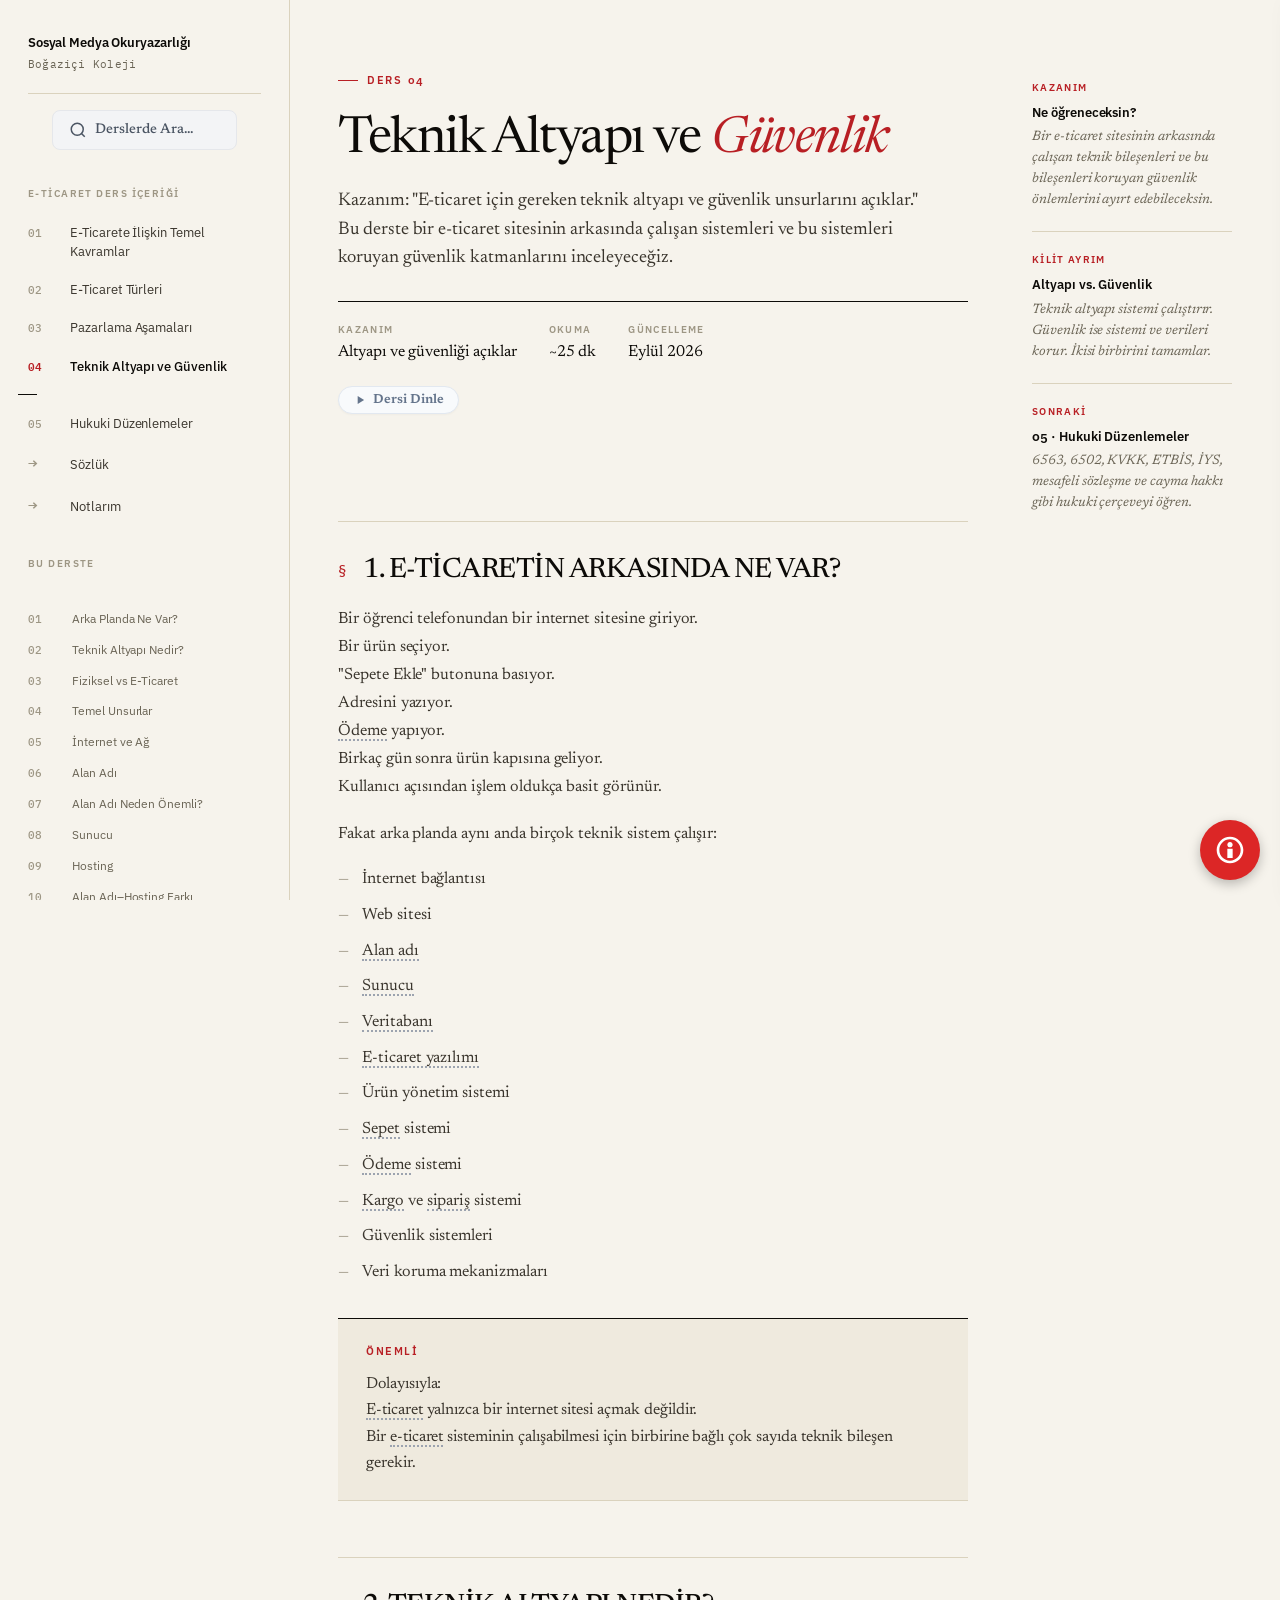
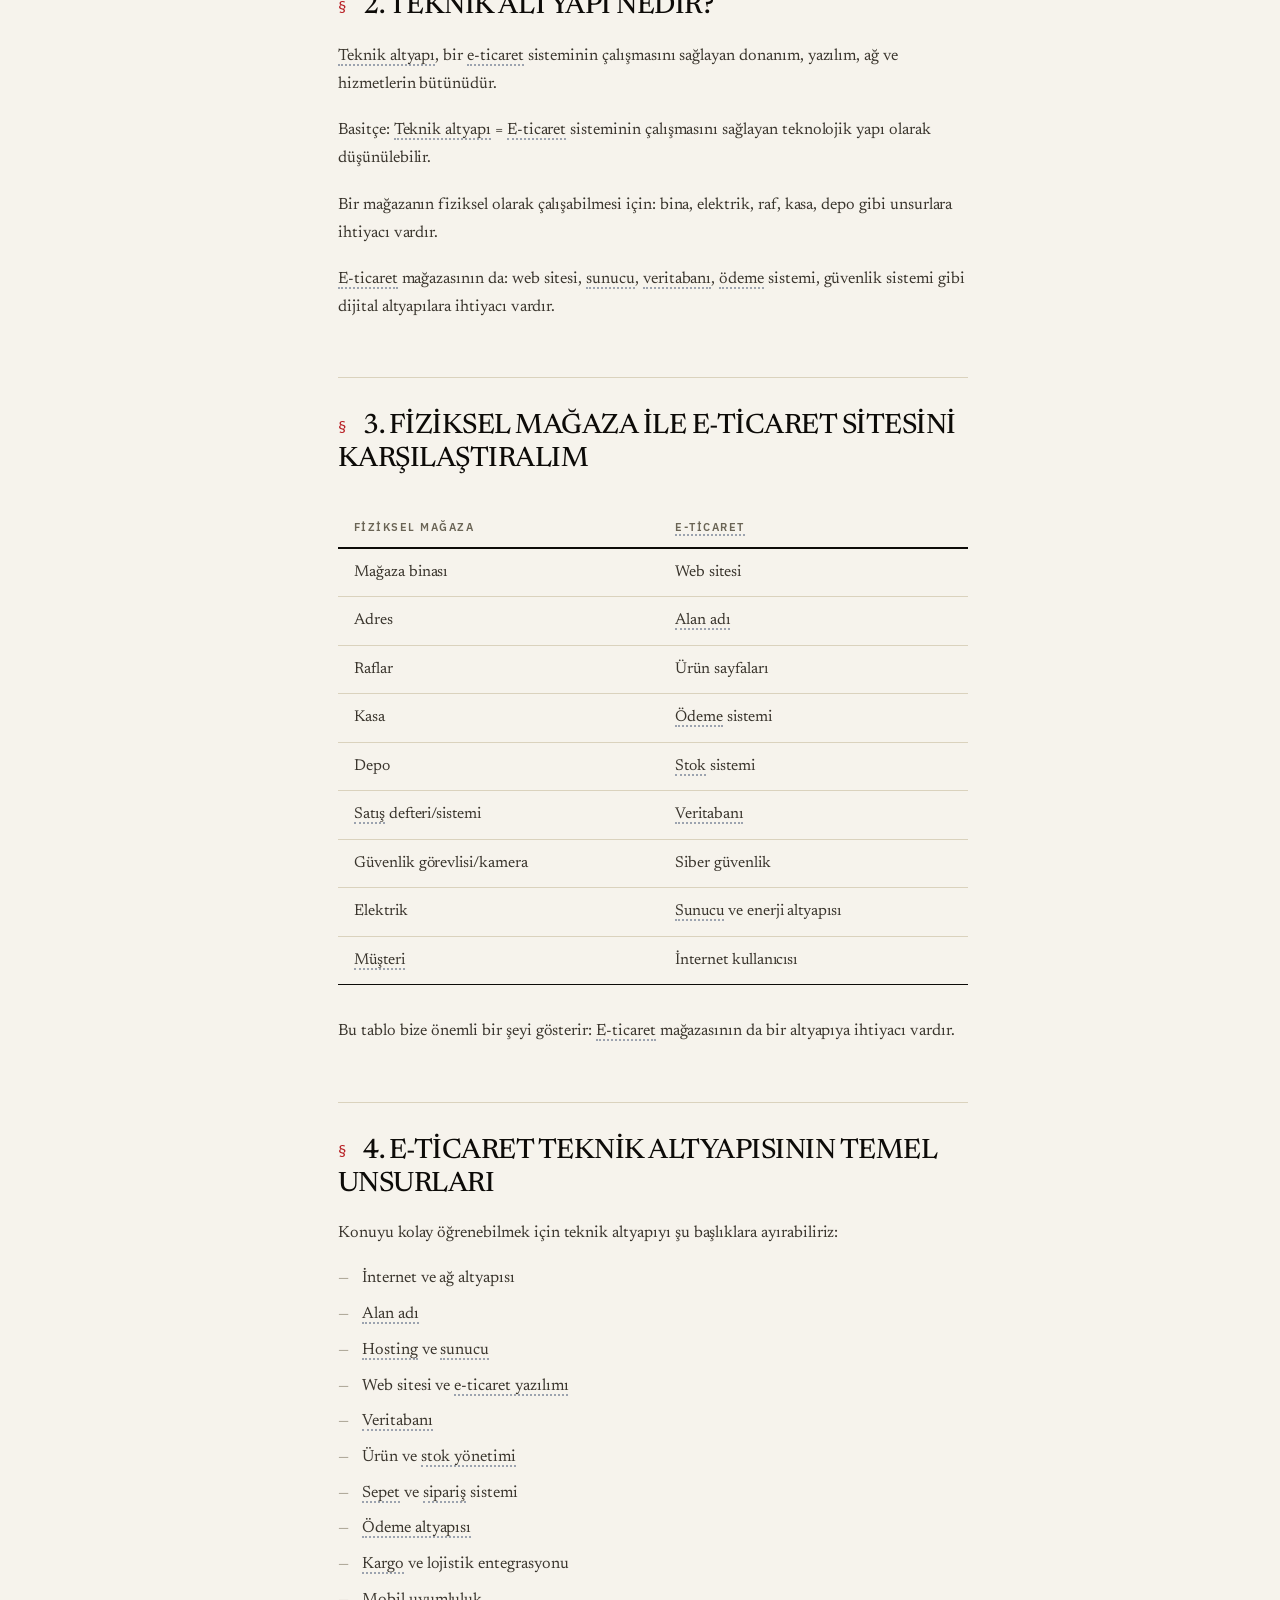
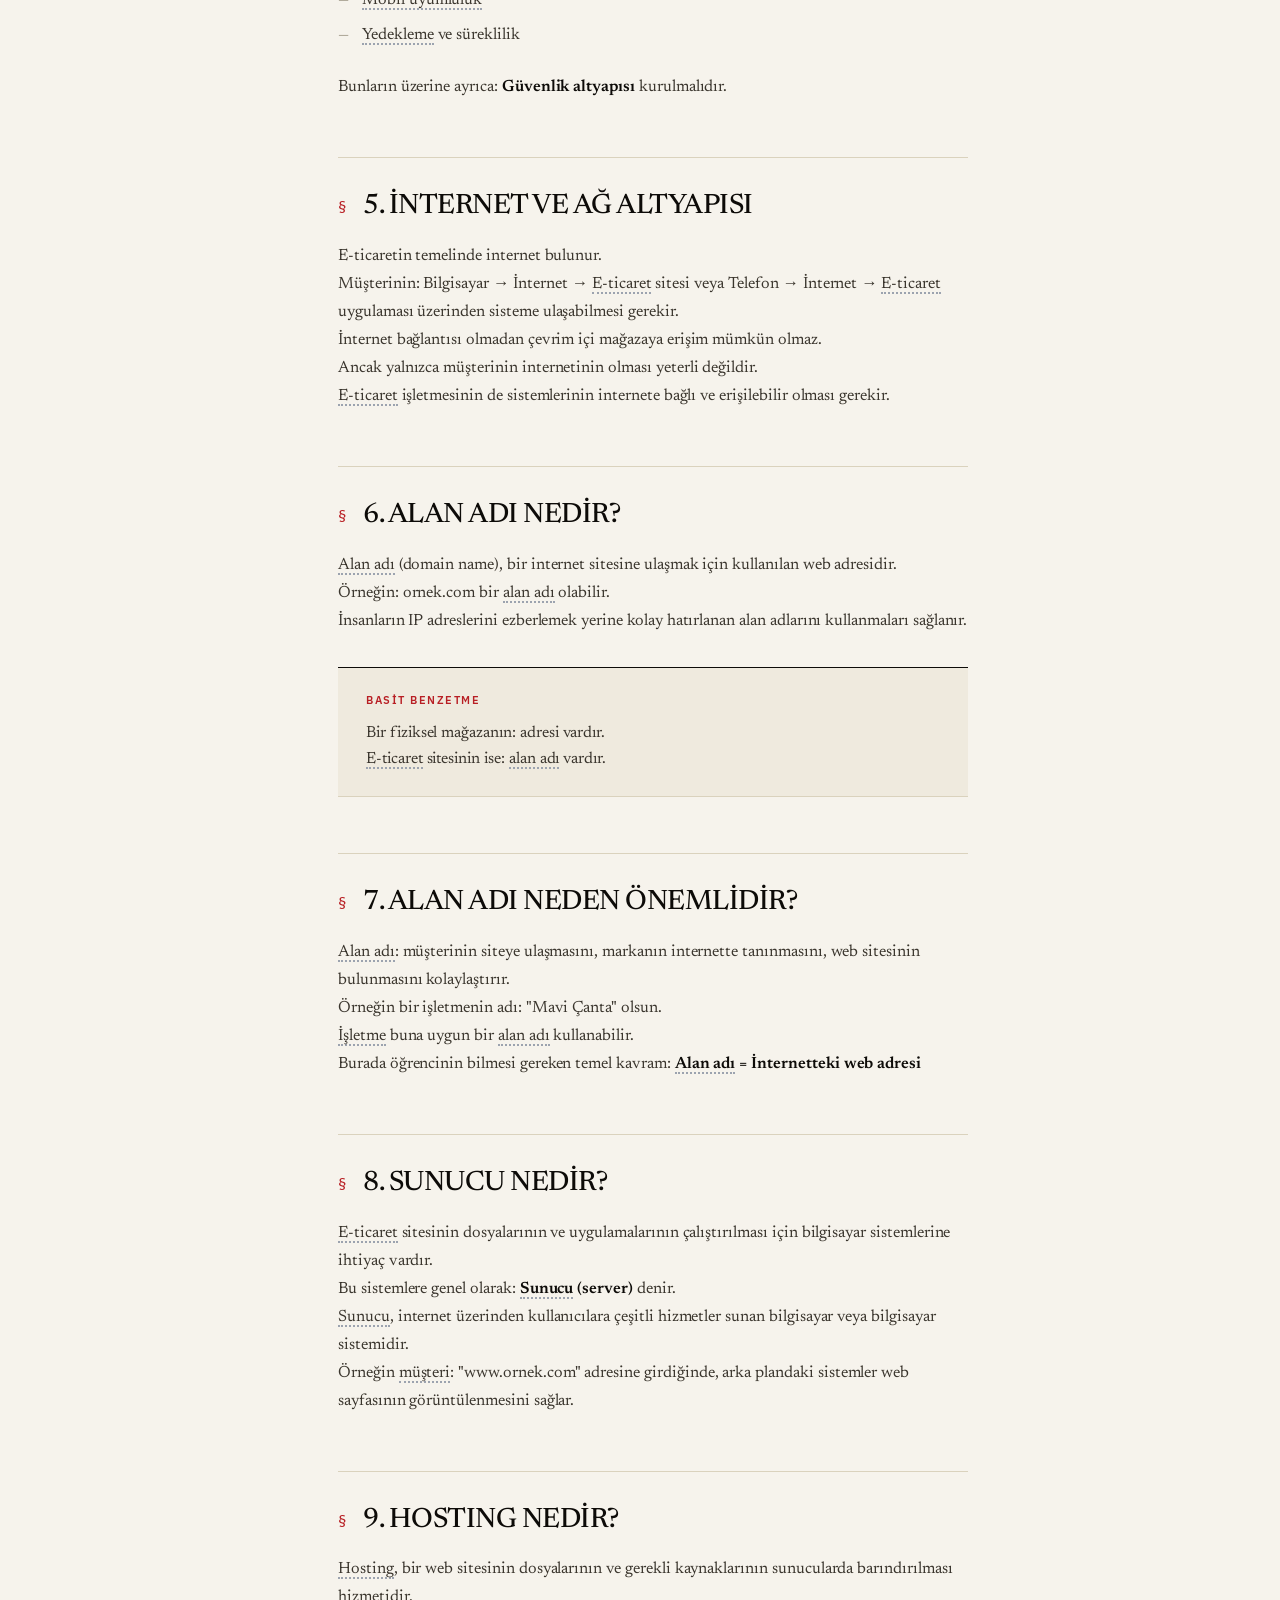
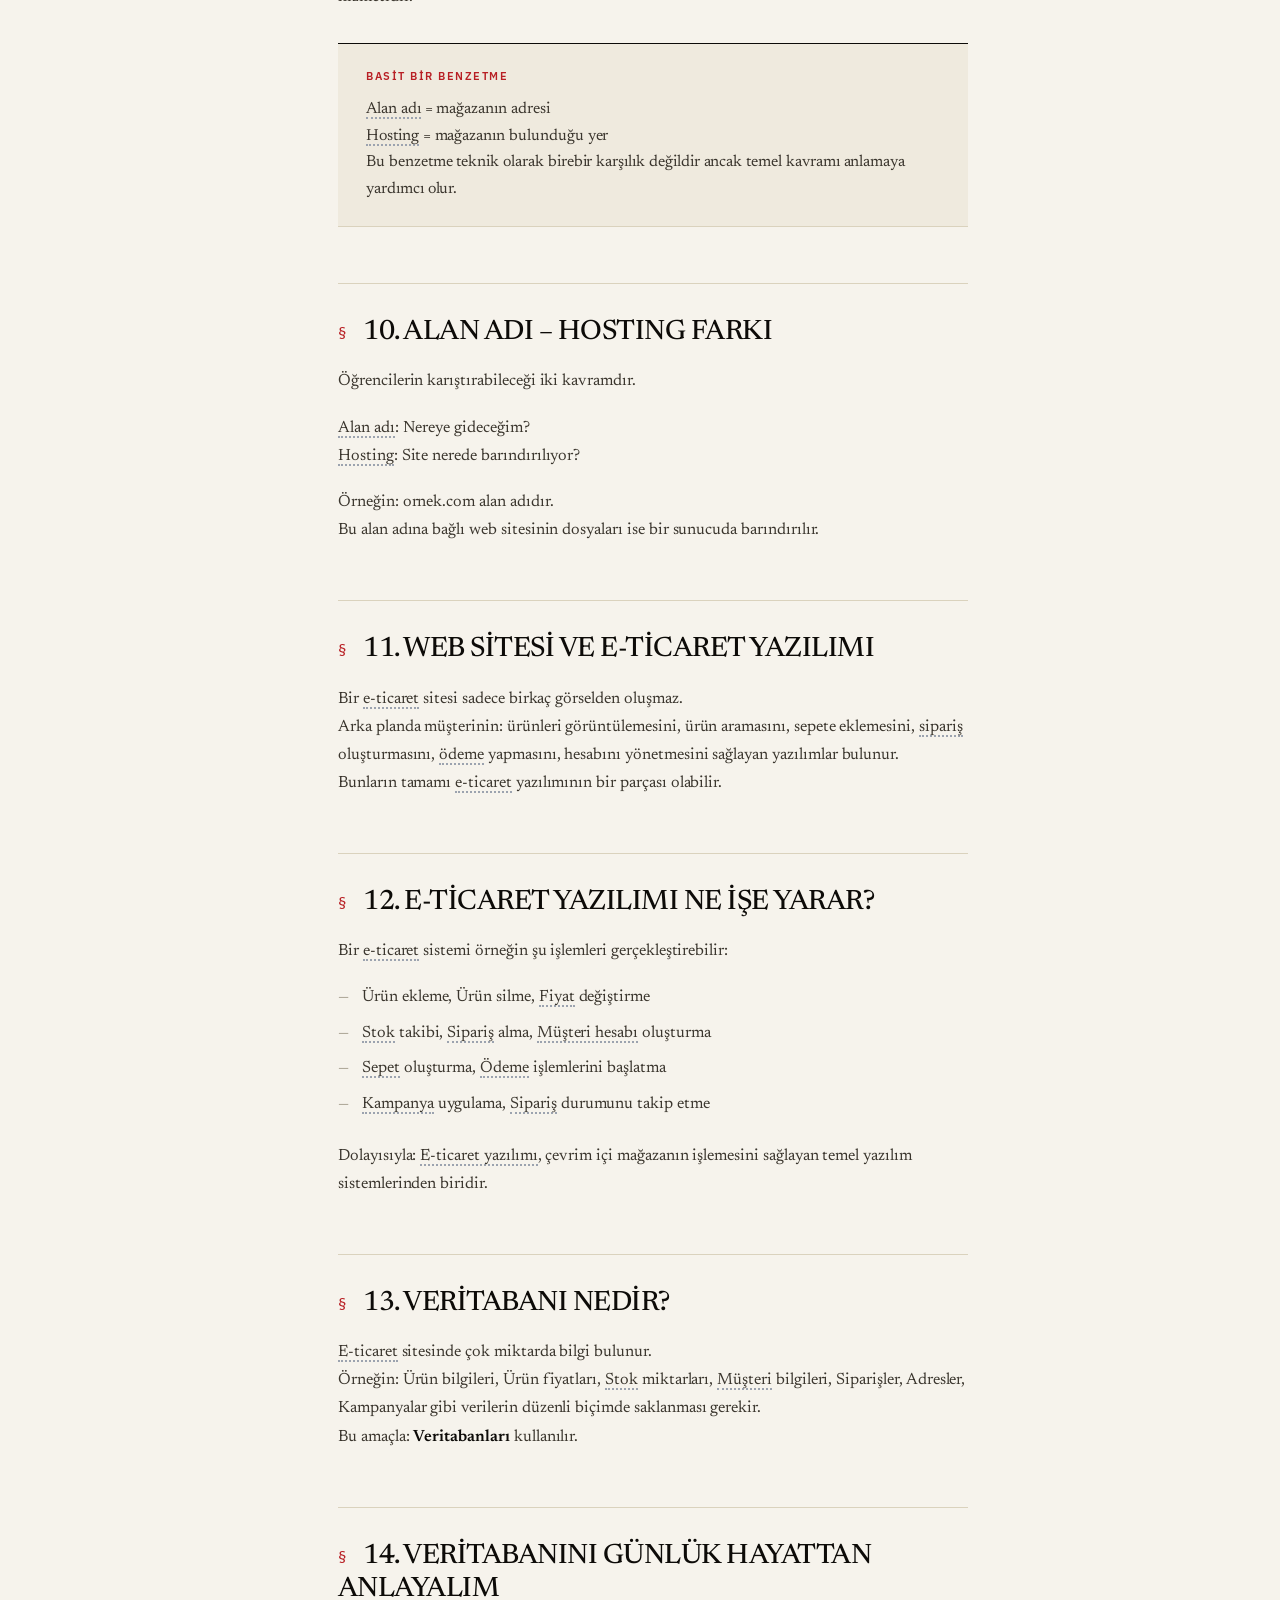
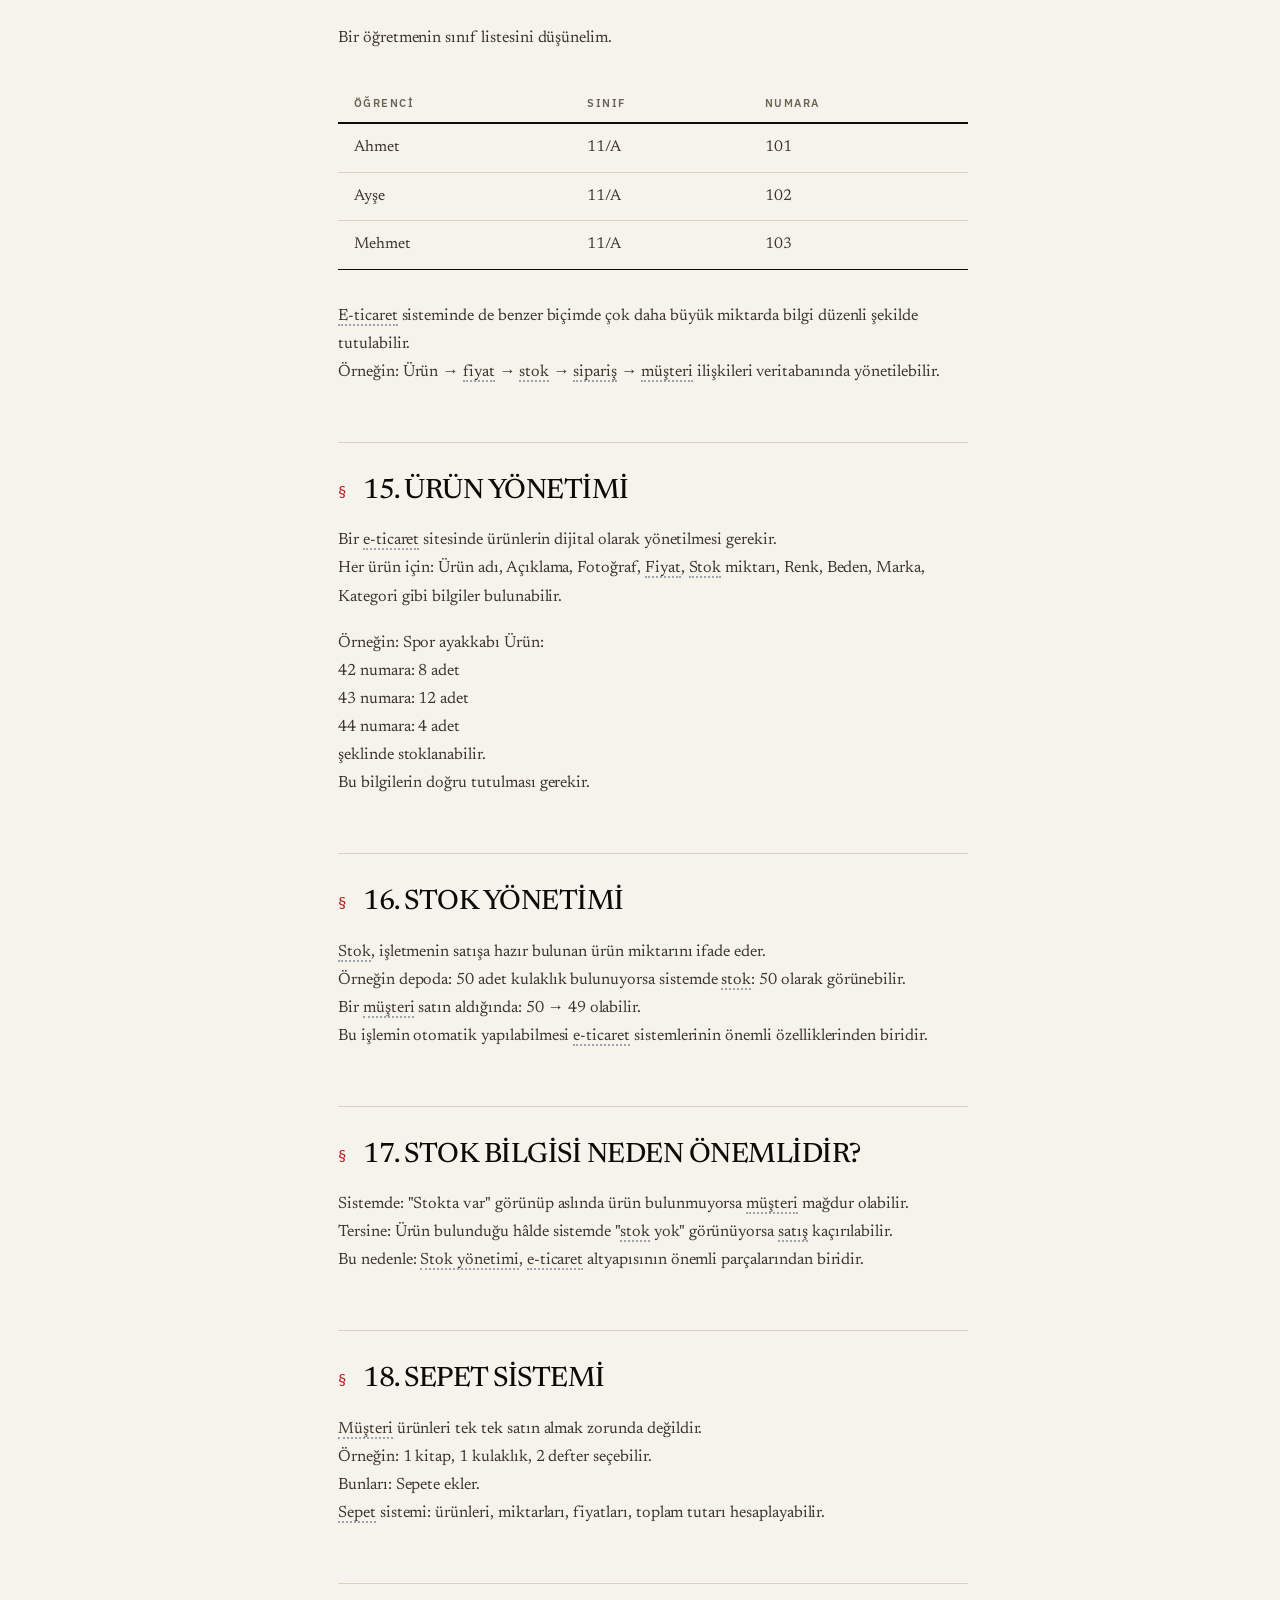
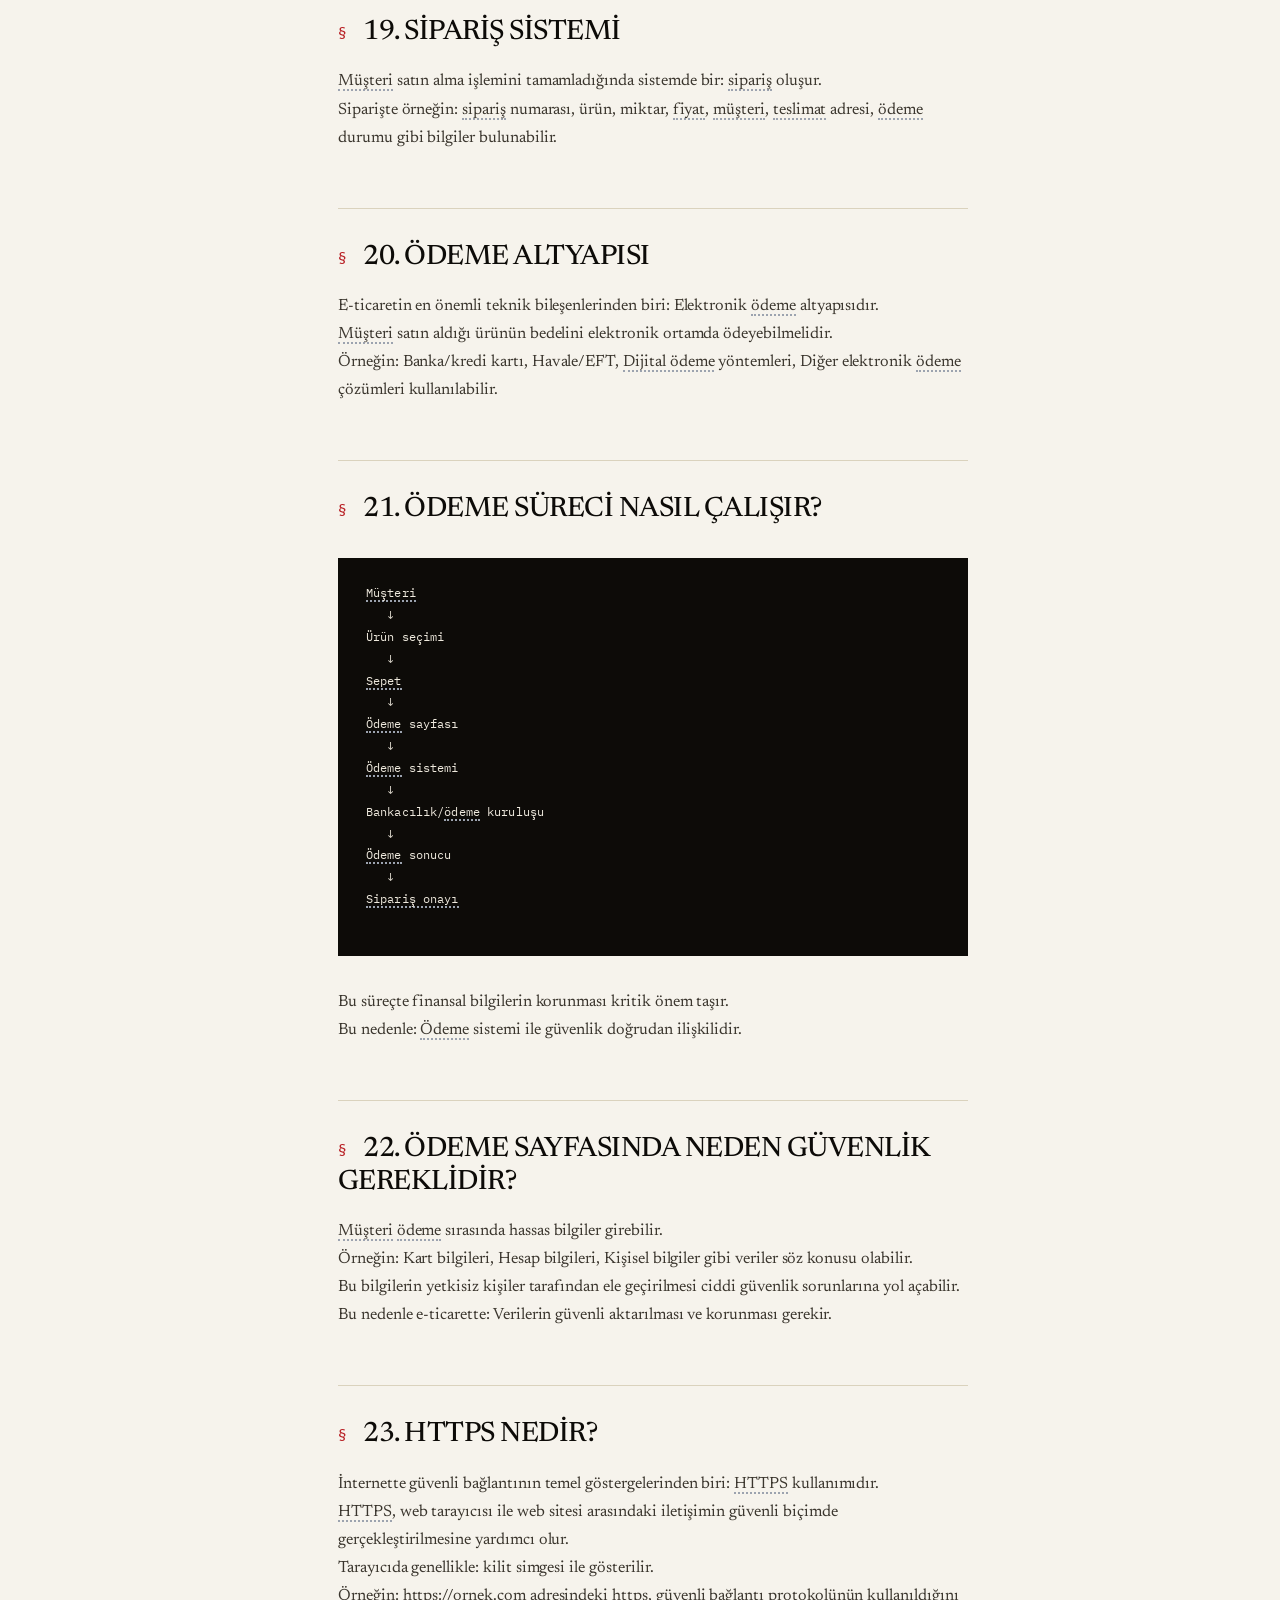
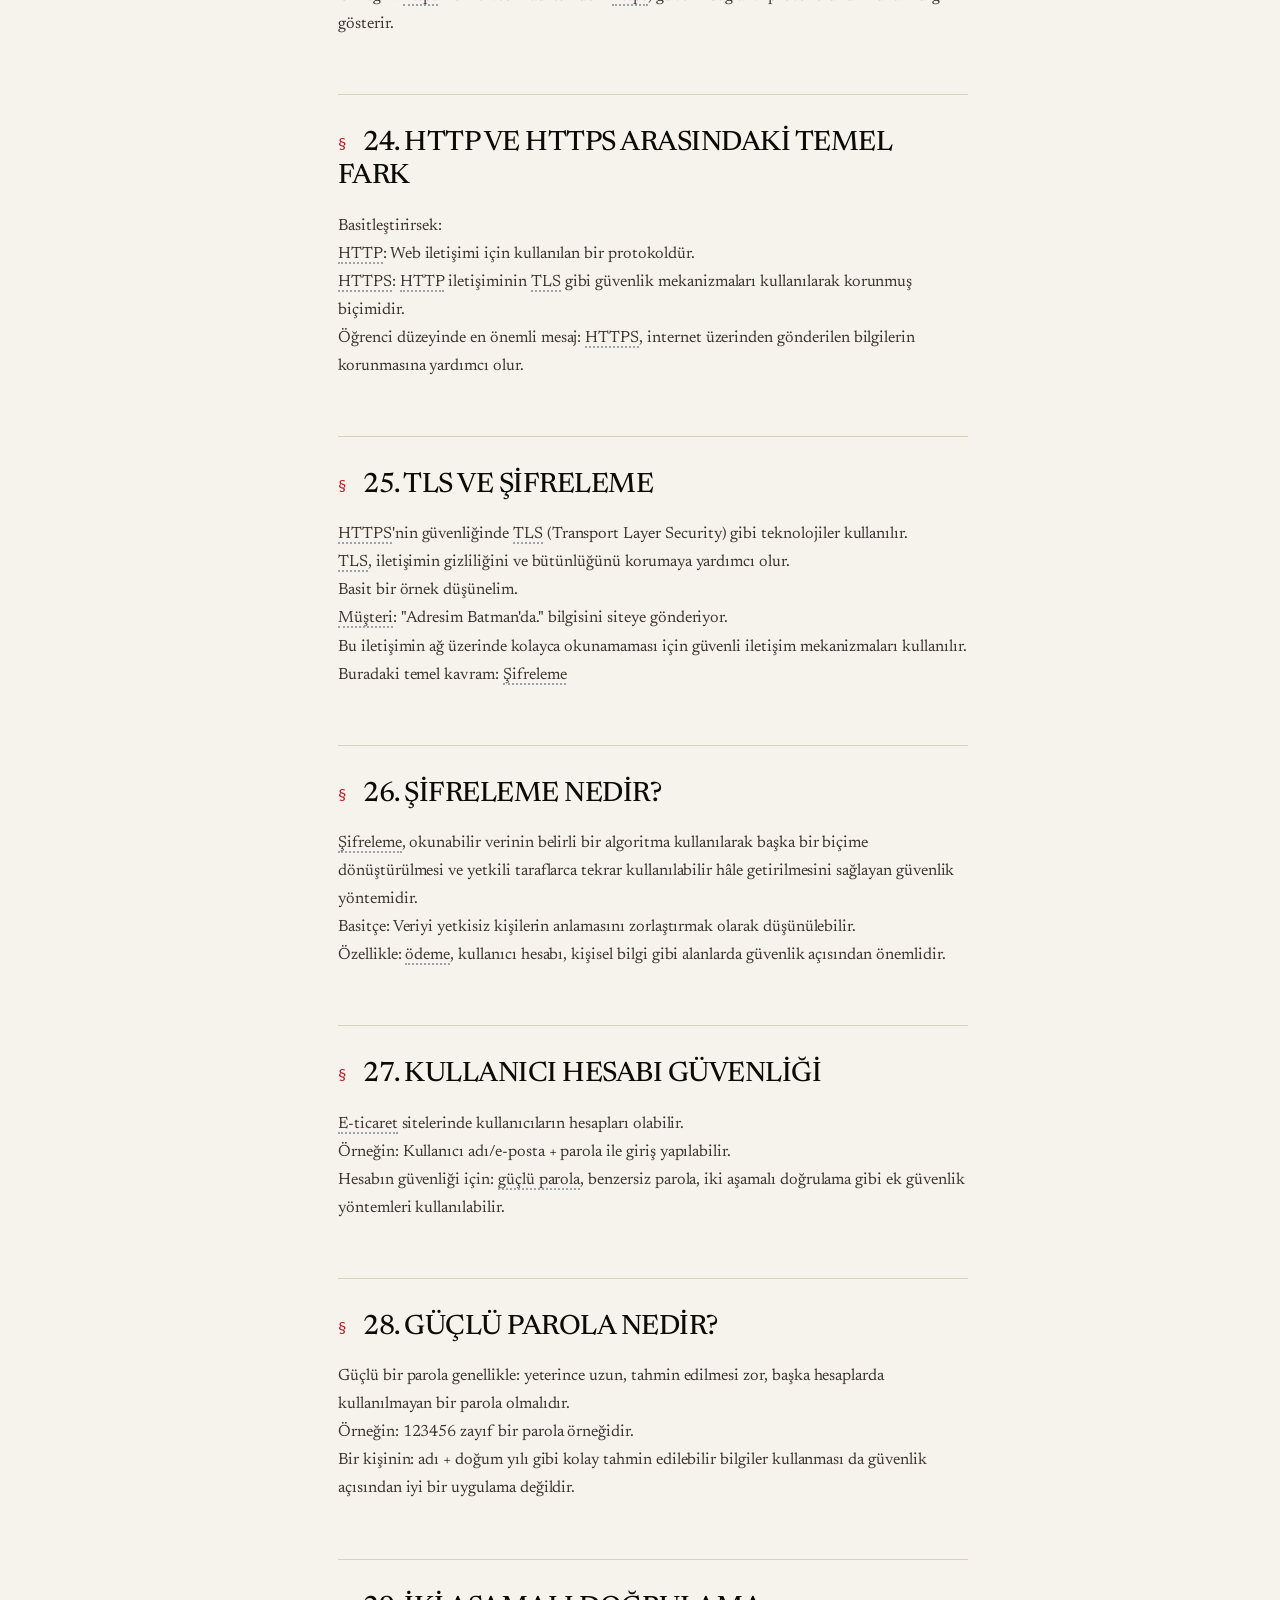
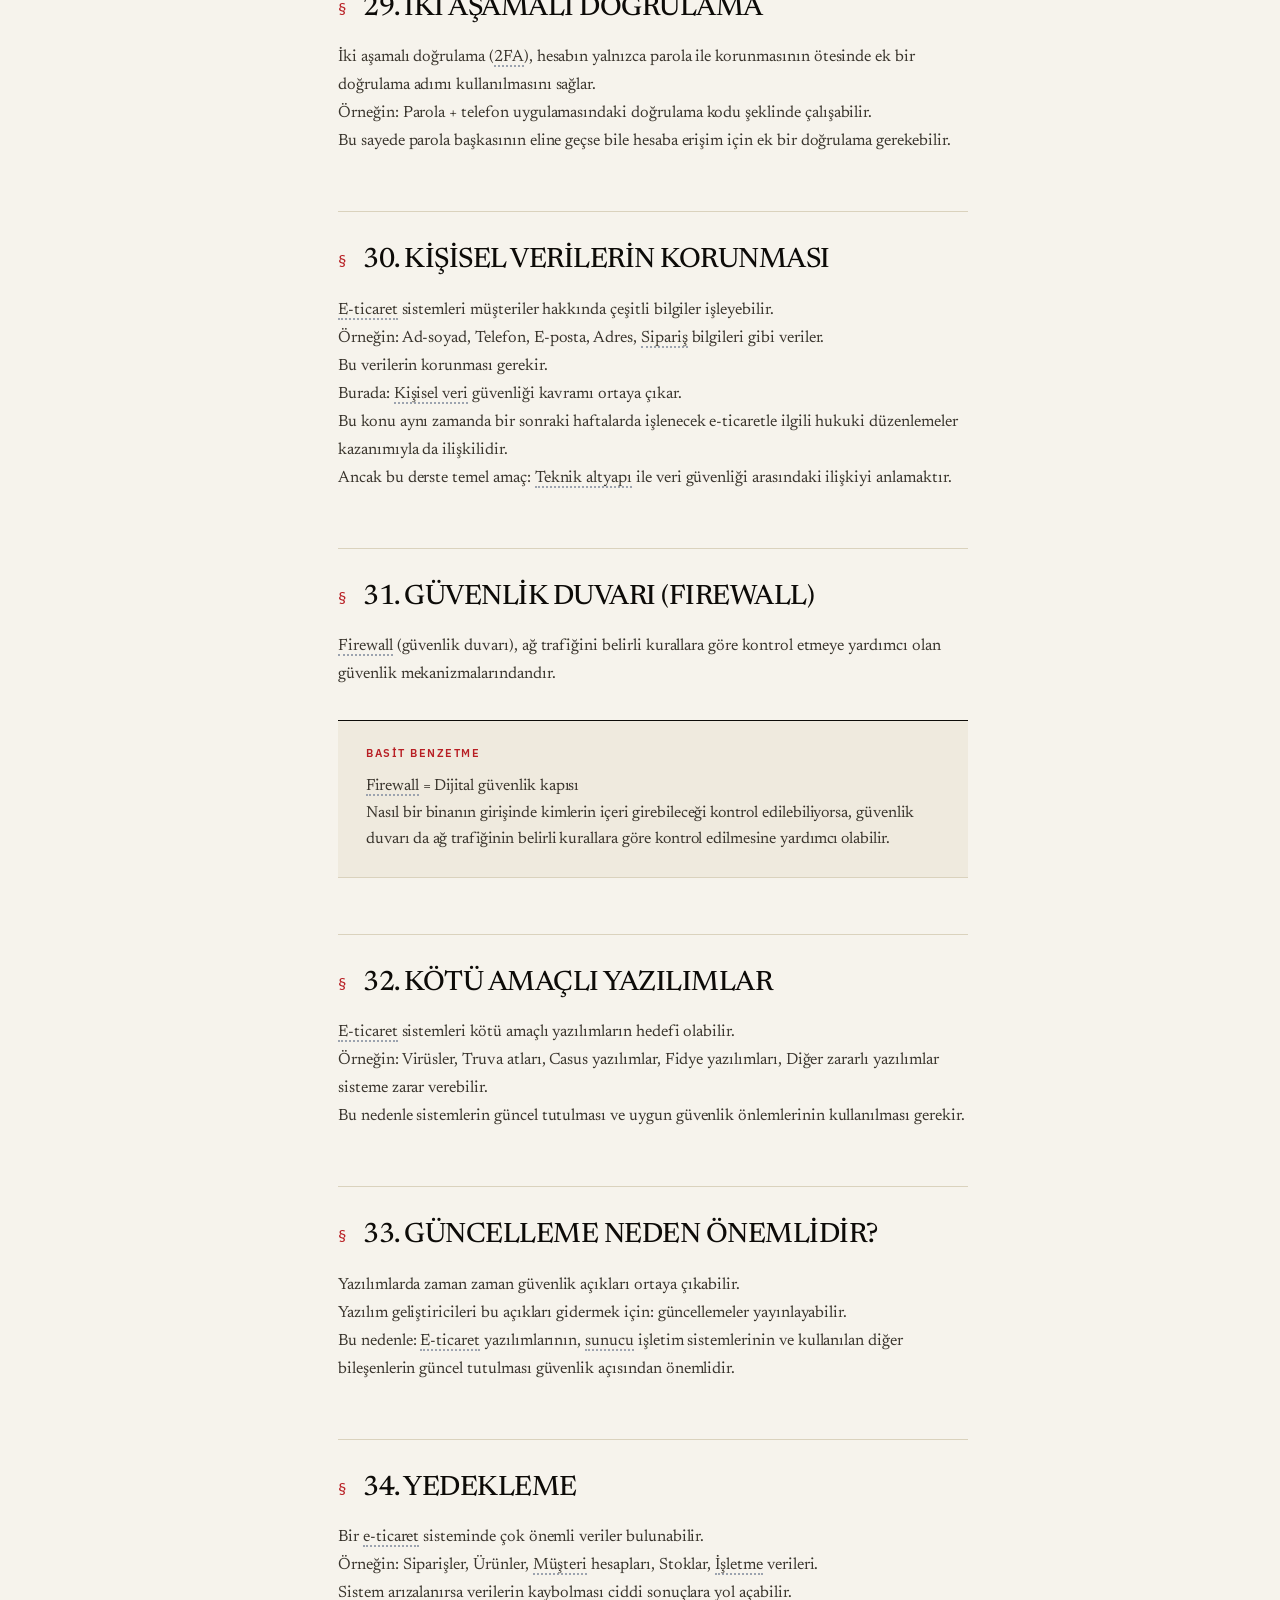
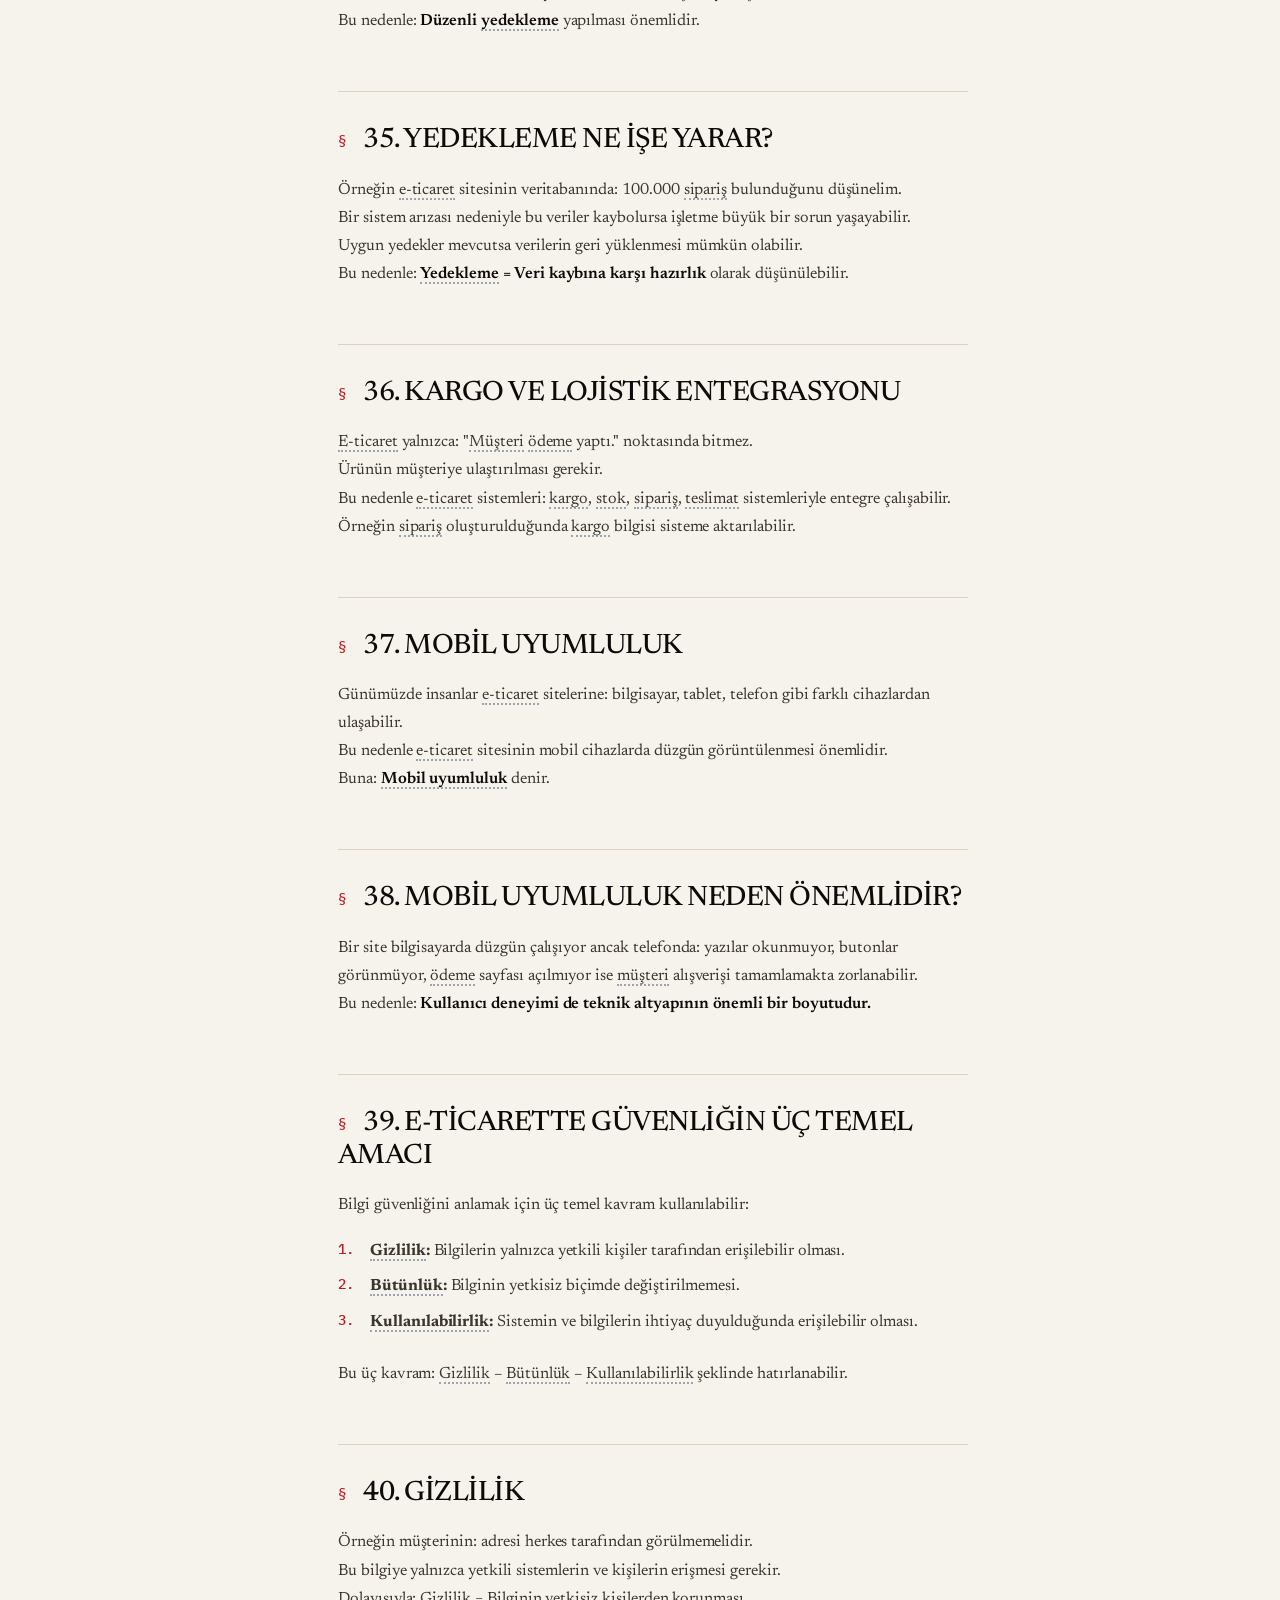
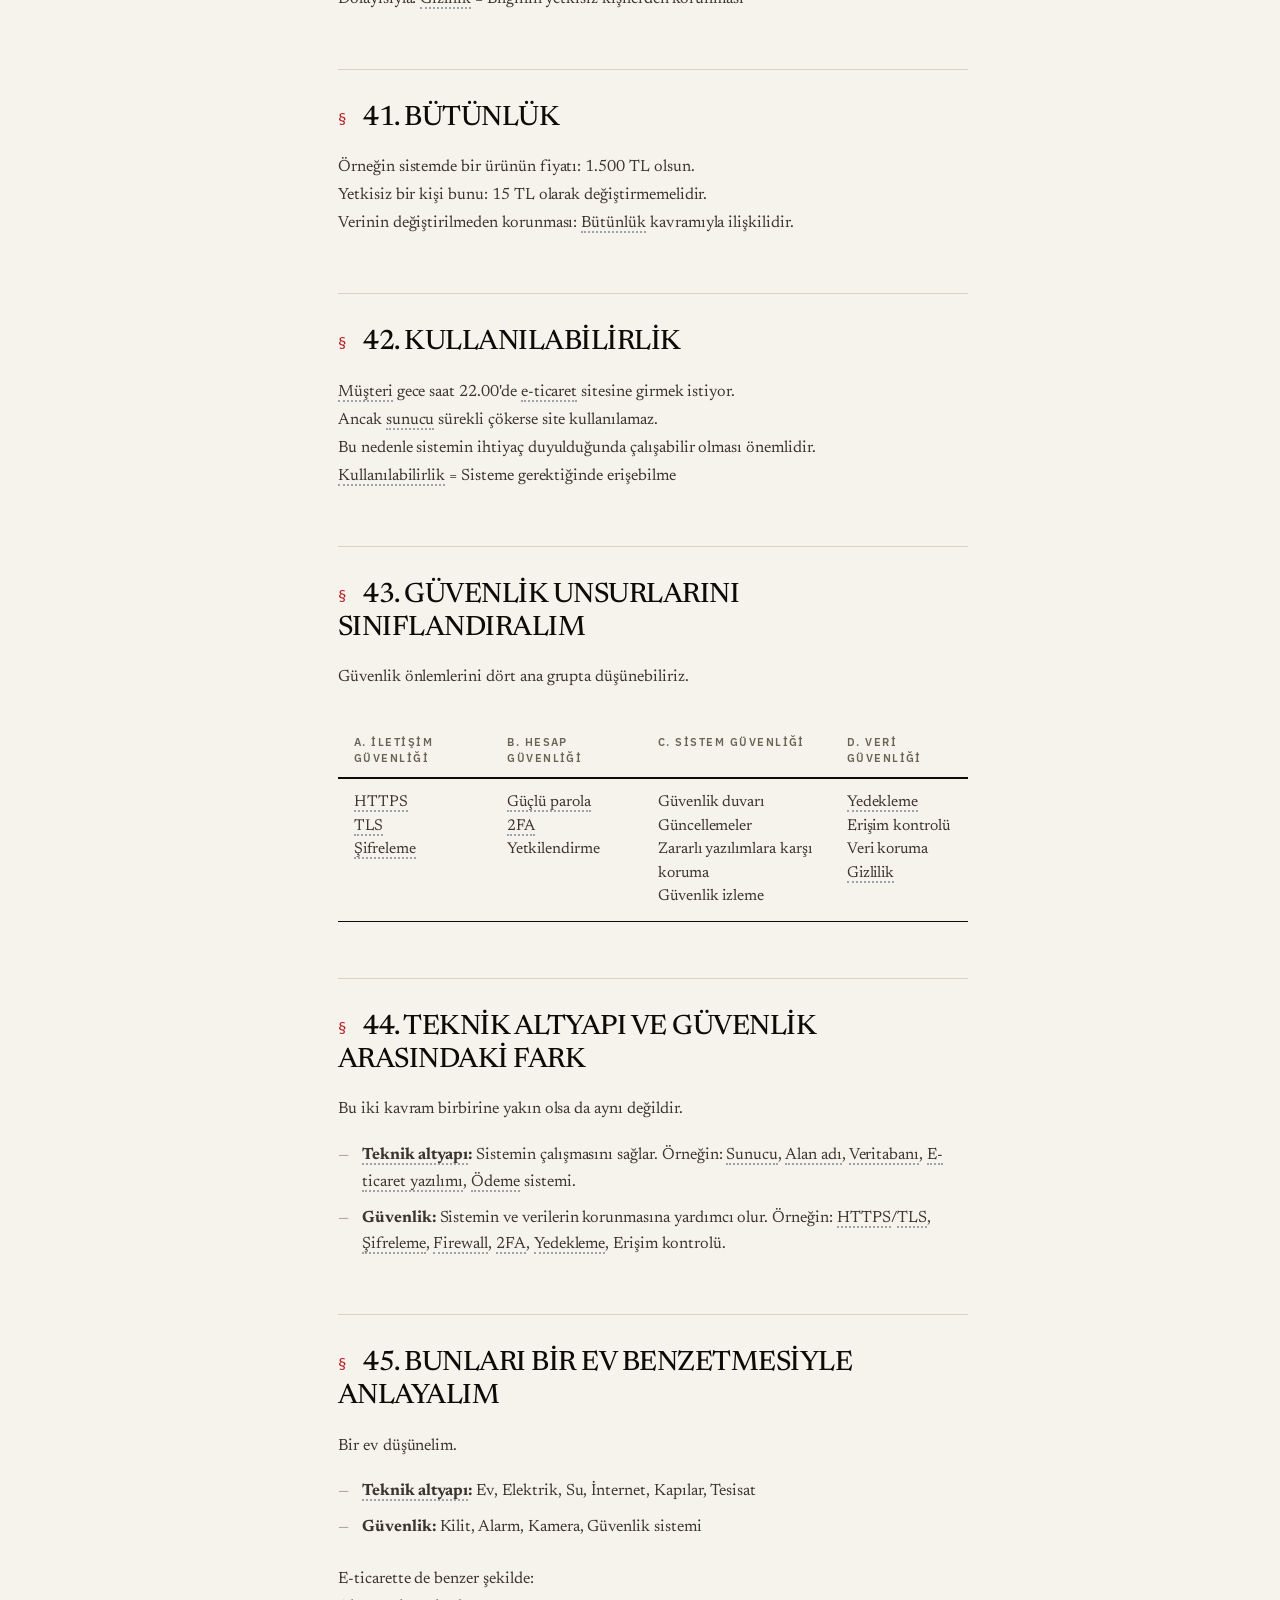
<file: ders4.html>
﻿<!DOCTYPE html>
<html lang="tr">
<head>
  <meta charset="UTF-8">
  <meta name="viewport" content="width=device-width, initial-scale=1.0">
  <title>04 · Teknik Altyapı ve Güvenlik</title>
  <link rel="stylesheet" href="style.css">
</head>
<body>

<div class="progress"><div class="progress-bar" id="bar"></div></div>
<button class="rail-toggle" onclick="toggleRail()">≡</button>



<div class="shell">

  <aside class="rail" id="rail">
    <a href="index.html" class="rail-brand">
      <span class="rail-brand-text">
        <strong>Sosyal Medya Okuryazarlığı</strong>
        <span>Boğaziçi Koleji</span>
      </span>
    </a>

    <p class="rail-label">E-Ticaret Ders İçeriği</p>
    <nav class="rail-nav">
      <ol>
        <li><a href="ders1.html"><span class="num">01</span><span>E-Ticarete İlişkin Temel Kavramlar</span></a></li>
        <li><a href="ders2.html"><span class="num">02</span><span>E-Ticaret Türleri</span></a></li>
        <li><a href="ders3.html"><span class="num">03</span><span>Pazarlama Aşamaları</span></a></li>
        <li><a href="ders4.html" class="active"><span class="num">04</span><span>Teknik Altyapı ve Güvenlik</span></a></li>
        <li><a href="ders5.html"><span class="num">05</span><span>Hukuki Düzenlemeler</span></a></li>
        <li><a href="sozluk.html"><span class="num" style="background:transparent; font-size:16px; border:none; padding:0; width:24px;">&rarr;</span><span>Sözlük</span></a></li>
      </ol>
    </nav>

    <p class="rail-label">Bu Derste</p>
    <nav class="rail-nav rail-sub">
      <ol>
        <li><a href="#b1"><span class="num">01</span><span>Arka Planda Ne Var?</span></a></li>
        <li><a href="#b2"><span class="num">02</span><span>Teknik Altyapı Nedir?</span></a></li>
        <li><a href="#b3"><span class="num">03</span><span>Fiziksel vs E-Ticaret</span></a></li>
        <li><a href="#b4"><span class="num">04</span><span>Temel Unsurlar</span></a></li>
        <li><a href="#b5"><span class="num">05</span><span>İnternet ve Ağ</span></a></li>
        <li><a href="#b6"><span class="num">06</span><span>Alan Adı</span></a></li>
        <li><a href="#b7"><span class="num">07</span><span>Alan Adı Neden Önemli?</span></a></li>
        <li><a href="#b8"><span class="num">08</span><span>Sunucu</span></a></li>
        <li><a href="#b9"><span class="num">09</span><span>Hosting</span></a></li>
        <li><a href="#b10"><span class="num">10</span><span>Alan Adı–Hosting Farkı</span></a></li>
        <li><a href="#b11"><span class="num">11</span><span>Web Sitesi/Yazılım</span></a></li>
        <li><a href="#b12"><span class="num">12</span><span>Yazılım Ne İşe Yarar?</span></a></li>
        <li><a href="#b13"><span class="num">13</span><span>Veritabanı</span></a></li>
        <li><a href="#b14"><span class="num">14</span><span>Veritabanı Günlük</span></a></li>
        <li><a href="#b15"><span class="num">15</span><span>Ürün Yönetimi</span></a></li>
        <li><a href="#b16"><span class="num">16</span><span>Stok Yönetimi</span></a></li>
        <li><a href="#b17"><span class="num">17</span><span>Stok Bilgisi Neden?</span></a></li>
        <li><a href="#b18"><span class="num">18</span><span>Sepet Sistemi</span></a></li>
        <li><a href="#b19"><span class="num">19</span><span>Sipariş Sistemi</span></a></li>
        <li><a href="#b20"><span class="num">20</span><span>Ödeme Altyapısı</span></a></li>
        <li><a href="#b21"><span class="num">21</span><span>Ödeme Nasıl Çalışır?</span></a></li>
        <li><a href="#b22"><span class="num">22</span><span>Ödeme Sayfası Güvenliği</span></a></li>
        <li><a href="#b23"><span class="num">23</span><span>HTTPS Nedir?</span></a></li>
        <li><a href="#b24"><span class="num">24</span><span>HTTP vs HTTPS</span></a></li>
        <li><a href="#b25"><span class="num">25</span><span>TLS ve Şifreleme</span></a></li>
        <li><a href="#b26"><span class="num">26</span><span>Şifreleme Nedir?</span></a></li>
        <li><a href="#b27"><span class="num">27</span><span>Kullanıcı Hesabı</span></a></li>
        <li><a href="#b28"><span class="num">28</span><span>Güçlü Parola</span></a></li>
        <li><a href="#b29"><span class="num">29</span><span>İki Aşamalı Doğrulama</span></a></li>
        <li><a href="#b30"><span class="num">30</span><span>Kişisel Veriler</span></a></li>
        <li><a href="#b31"><span class="num">31</span><span>Firewall</span></a></li>
        <li><a href="#b32"><span class="num">32</span><span>Kötü Amaçlı Yazılım</span></a></li>
        <li><a href="#b33"><span class="num">33</span><span>Güncelleme Neden?</span></a></li>
        <li><a href="#b34"><span class="num">34</span><span>Yedekleme</span></a></li>
        <li><a href="#b35"><span class="num">35</span><span>Yedekleme Ne İşe Yarar?</span></a></li>
        <li><a href="#b36"><span class="num">36</span><span>Kargo Entegrasyonu</span></a></li>
        <li><a href="#b37"><span class="num">37</span><span>Mobil Uyumluluk</span></a></li>
        <li><a href="#b38"><span class="num">38</span><span>Mobil Neden Önemli?</span></a></li>
        <li><a href="#b39"><span class="num">39</span><span>Güvenliğin 3 Amacı</span></a></li>
        <li><a href="#b40"><span class="num">40</span><span>Gizlilik</span></a></li>
        <li><a href="#b41"><span class="num">41</span><span>Bütünlük</span></a></li>
        <li><a href="#b42"><span class="num">42</span><span>Kullanılabilirlik</span></a></li>
        <li><a href="#b43"><span class="num">43</span><span>Güvenlik Sınıflandırma</span></a></li>
        <li><a href="#b44"><span class="num">44</span><span>Altyapı vs Güvenlik</span></a></li>
        <li><a href="#b45"><span class="num">45</span><span>Ev Benzetmesi</span></a></li>
        <li><a href="#b46"><span class="num">46</span><span>Arka Plan Zinciri</span></a></li>
        <li><a href="#b47"><span class="num">47</span><span>Güvenli İşlem</span></a></li>
        <li><a href="#b48"><span class="num">48</span><span>Problem Çözme</span></a></li>
        <li><a href="#b49"><span class="num">49</span><span>Kullanıcı da Güvenlik</span></a></li>
        <li><a href="#b50"><span class="num">50</span><span>Kilit Simgesi Yeterli mi?</span></a></li>
        <li><a href="#b51"><span class="num">51</span><span>Altyapı/Güvenlik Tabloları</span></a></li>
        <li><a href="#b52"><span class="num">52</span><span>Altyapı + Güvenlik</span></a></li>
        <li><a href="#b53"><span class="num">53</span><span>Günlük Hayat Örneği</span></a></li>
        <li><a href="#b54"><span class="num">54</span><span>Bu Nerede Kullanılır?</span></a></li>
        <li><a href="#b55"><span class="num">55</span><span>Problem Etkinlikleri</span></a></li>
        <li><a href="#b56"><span class="num">56</span><span>Üç Katmanlı Düşünme</span></a></li>
        <li><a href="#b57"><span class="num">57</span><span>Bina Benzetmesi</span></a></li>
        <li><a href="#b58"><span class="num">58</span><span>Sık Yapılan Hatalar</span></a></li>
        <li><a href="#b59"><span class="num">59</span><span>Ana Formül</span></a></li>
        <li><a href="#b60"><span class="num">60</span><span>Sınav Özeti</span></a></li>
        <li><a href="#b61"><span class="num">61</span><span>Kazanımın Özü</span></a></li>
      </ol>
    </nav>

    <div class="rail-foot">
      <p>Ünite 1 · Ders 04 · 61 bölüm</p>
      <p>Son güncelleme: Eylül 2026</p>
    </div>
  </aside>

  <main class="main">
    <div class="page-inner">

      <article class="doc">

        <header class="doc-head">
          <div class="doc-eyebrow">Ders 04</div>
          <h1>Teknik Altyapı ve <em>Güvenlik</em></h1>
          <p class="doc-lead">
            Kazanım: "E-ticaret için gereken teknik altyapı ve güvenlik unsurlarını açıklar." Bu derste bir e-ticaret sitesinin arkasında çalışan sistemleri ve bu sistemleri koruyan güvenlik katmanlarını inceleyeceğiz.
          </p>
          <dl class="doc-meta">
            <div>
              <dt>Kazanım</dt>
              <dd>Altyapı ve güvenliği açıklar</dd>
            </div>
            <div>
              <dt>Okuma</dt>
              <dd>~25 dk</dd>
            </div>
            <div>
              <dt>Güncelleme</dt>
              <dd>Eylül 2026</dd>
            </div>
          </dl>
        </header>

        <div class="doc-body">

          <h2 id="b1">1. E-TİCARETİN ARKASINDA NE VAR?</h2>
          <p>Bir öğrenci telefonundan bir internet sitesine giriyor.<br>Bir ürün seçiyor.<br>"Sepete Ekle" butonuna basıyor.<br>Adresini yazıyor.<br>Ödeme yapıyor.<br>Birkaç gün sonra ürün kapısına geliyor.<br>Kullanıcı açısından işlem oldukça basit görünür.</p>
          <p>Fakat arka planda aynı anda birçok teknik sistem çalışır:</p>
          <ul>
            <li>İnternet bağlantısı</li>
            <li>Web sitesi</li>
            <li>Alan adı</li>
            <li>Sunucu</li>
            <li>Veritabanı</li>
            <li>E-ticaret yazılımı</li>
            <li>Ürün yönetim sistemi</li>
            <li>Sepet sistemi</li>
            <li>Ödeme sistemi</li>
            <li>Kargo ve sipariş sistemi</li>
            <li>Güvenlik sistemleri</li>
            <li>Veri koruma mekanizmaları</li>
          </ul>
          <div class="highlight-box">
            <strong>Önemli</strong>
            <p>Dolayısıyla:<br>
            E-ticaret yalnızca bir internet sitesi açmak değildir.<br>
            Bir e-ticaret sisteminin çalışabilmesi için birbirine bağlı çok sayıda teknik bileşen gerekir.</p>
          </div>

          <h2 id="b2">2. TEKNİK ALTYAPI NEDİR?</h2>
          <p>Teknik altyapı, bir e-ticaret sisteminin çalışmasını sağlayan donanım, yazılım, ağ ve hizmetlerin bütünüdür.</p>
          <p>Basitçe: Teknik altyapı = E-ticaret sisteminin çalışmasını sağlayan teknolojik yapı olarak düşünülebilir.</p>
          <p>Bir mağazanın fiziksel olarak çalışabilmesi için: bina, elektrik, raf, kasa, depo gibi unsurlara ihtiyacı vardır.</p>
          <p>E-ticaret mağazasının da: web sitesi, sunucu, veritabanı, ödeme sistemi, güvenlik sistemi gibi dijital altyapılara ihtiyacı vardır.</p>

          <h2 id="b3">3. FİZİKSEL MAĞAZA İLE E-TİCARET SİTESİNİ KARŞILAŞTIRALIM</h2>
          <div class="table-responsive">
            <table>
              <tr><th>Fiziksel mağaza</th><th>E-ticaret</th></tr>
              <tr><td>Mağaza binası</td><td>Web sitesi</td></tr>
              <tr><td>Adres</td><td>Alan adı</td></tr>
              <tr><td>Raflar</td><td>Ürün sayfaları</td></tr>
              <tr><td>Kasa</td><td>Ödeme sistemi</td></tr>
              <tr><td>Depo</td><td>Stok sistemi</td></tr>
              <tr><td>Satış defteri/sistemi</td><td>Veritabanı</td></tr>
              <tr><td>Güvenlik görevlisi/kamera</td><td>Siber güvenlik</td></tr>
              <tr><td>Elektrik</td><td>Sunucu ve enerji altyapısı</td></tr>
              <tr><td>Müşteri</td><td>İnternet kullanıcısı</td></tr>
            </table>
          </div>
          <p>Bu tablo bize önemli bir şeyi gösterir: E-ticaret mağazasının da bir altyapıya ihtiyacı vardır.</p>

          <h2 id="b4">4. E-TİCARET TEKNİK ALTYAPISININ TEMEL UNSURLARI</h2>
          <p>Konuyu kolay öğrenebilmek için teknik altyapıyı şu başlıklara ayırabiliriz:</p>
          <ul>
            <li>İnternet ve ağ altyapısı</li>
            <li>Alan adı</li>
            <li>Hosting ve sunucu</li>
            <li>Web sitesi ve e-ticaret yazılımı</li>
            <li>Veritabanı</li>
            <li>Ürün ve stok yönetimi</li>
            <li>Sepet ve sipariş sistemi</li>
            <li>Ödeme altyapısı</li>
            <li>Kargo ve lojistik entegrasyonu</li>
            <li>Mobil uyumluluk</li>
            <li>Yedekleme ve süreklilik</li>
          </ul>
          <p>Bunların üzerine ayrıca: <strong>Güvenlik altyapısı</strong> kurulmalıdır.</p>

          <h2 id="b5">5. İNTERNET VE AĞ ALTYAPISI</h2>
          <p>E-ticaretin temelinde internet bulunur.<br>Müşterinin: Bilgisayar → İnternet → E-ticaret sitesi veya Telefon → İnternet → E-ticaret uygulaması üzerinden sisteme ulaşabilmesi gerekir.<br>İnternet bağlantısı olmadan çevrim içi mağazaya erişim mümkün olmaz.<br>Ancak yalnızca müşterinin internetinin olması yeterli değildir.<br>E-ticaret işletmesinin de sistemlerinin internete bağlı ve erişilebilir olması gerekir.</p>

          <h2 id="b6">6. ALAN ADI NEDİR?</h2>
          <p>Alan adı (domain name), bir internet sitesine ulaşmak için kullanılan web adresidir.<br>Örneğin: ornek.com bir alan adı olabilir.<br>İnsanların IP adreslerini ezberlemek yerine kolay hatırlanan alan adlarını kullanmaları sağlanır.</p>
          <div class="highlight-box">
            <strong>Basit benzetme</strong>
            <p>Bir fiziksel mağazanın: adresi vardır.<br>
            E-ticaret sitesinin ise: alan adı vardır.</p>
          </div>

          <h2 id="b7">7. ALAN ADI NEDEN ÖNEMLİDİR?</h2>
          <p>Alan adı: müşterinin siteye ulaşmasını, markanın internette tanınmasını, web sitesinin bulunmasını kolaylaştırır.<br>Örneğin bir işletmenin adı: "Mavi Çanta" olsun.<br>İşletme buna uygun bir alan adı kullanabilir.<br>Burada öğrencinin bilmesi gereken temel kavram: <strong>Alan adı = İnternetteki web adresi</strong></p>

          <h2 id="b8">8. SUNUCU NEDİR?</h2>
          <p>E-ticaret sitesinin dosyalarının ve uygulamalarının çalıştırılması için bilgisayar sistemlerine ihtiyaç vardır.<br>Bu sistemlere genel olarak: <strong>Sunucu (server)</strong> denir.<br>Sunucu, internet üzerinden kullanıcılara çeşitli hizmetler sunan bilgisayar veya bilgisayar sistemidir.<br>Örneğin müşteri: "www.ornek.com" adresine girdiğinde, arka plandaki sistemler web sayfasının görüntülenmesini sağlar.</p>

          <h2 id="b9">9. HOSTING NEDİR?</h2>
          <p>Hosting, bir web sitesinin dosyalarının ve gerekli kaynaklarının sunucularda barındırılması hizmetidir.</p>
          <div class="highlight-box">
            <strong>Basit bir benzetme</strong>
            <p>Alan adı = mağazanın adresi<br>
            Hosting = mağazanın bulunduğu yer<br>
            Bu benzetme teknik olarak birebir karşılık değildir ancak temel kavramı anlamaya yardımcı olur.</p>
          </div>

          <h2 id="b10">10. ALAN ADI – HOSTING FARKI</h2>
          <p>Öğrencilerin karıştırabileceği iki kavramdır.</p>
          <p>Alan adı: Nereye gideceğim?<br>Hosting: Site nerede barındırılıyor?</p>
          <p>Örneğin: ornek.com alan adıdır.<br>Bu alan adına bağlı web sitesinin dosyaları ise bir sunucuda barındırılır.</p>

          <h2 id="b11">11. WEB SİTESİ VE E-TİCARET YAZILIMI</h2>
          <p>Bir e-ticaret sitesi sadece birkaç görselden oluşmaz.<br>Arka planda müşterinin: ürünleri görüntülemesini, ürün aramasını, sepete eklemesini, sipariş oluşturmasını, ödeme yapmasını, hesabını yönetmesini sağlayan yazılımlar bulunur.<br>Bunların tamamı e-ticaret yazılımının bir parçası olabilir.</p>

          <h2 id="b12">12. E-TİCARET YAZILIMI NE İŞE YARAR?</h2>
          <p>Bir e-ticaret sistemi örneğin şu işlemleri gerçekleştirebilir:</p>
          <ul>
            <li>Ürün ekleme, Ürün silme, Fiyat değiştirme</li>
            <li>Stok takibi, Sipariş alma, Müşteri hesabı oluşturma</li>
            <li>Sepet oluşturma, Ödeme işlemlerini başlatma</li>
            <li>Kampanya uygulama, Sipariş durumunu takip etme</li>
          </ul>
          <p>Dolayısıyla: E-ticaret yazılımı, çevrim içi mağazanın işlemesini sağlayan temel yazılım sistemlerinden biridir.</p>

          <h2 id="b13">13. VERİTABANI NEDİR?</h2>
          <p>E-ticaret sitesinde çok miktarda bilgi bulunur.<br>Örneğin: Ürün bilgileri, Ürün fiyatları, Stok miktarları, Müşteri bilgileri, Siparişler, Adresler, Kampanyalar gibi verilerin düzenli biçimde saklanması gerekir.<br>Bu amaçla: <strong>Veritabanları</strong> kullanılır.</p>

          <h2 id="b14">14. VERİTABANINI GÜNLÜK HAYATTAN ANLAYALIM</h2>
          <p>Bir öğretmenin sınıf listesini düşünelim.</p>
          <div class="table-responsive">
            <table>
              <tr><th>Öğrenci</th><th>Sınıf</th><th>Numara</th></tr>
              <tr><td>Ahmet</td><td>11/A</td><td>101</td></tr>
              <tr><td>Ayşe</td><td>11/A</td><td>102</td></tr>
              <tr><td>Mehmet</td><td>11/A</td><td>103</td></tr>
            </table>
          </div>
          <p>E-ticaret sisteminde de benzer biçimde çok daha büyük miktarda bilgi düzenli şekilde tutulabilir.<br>Örneğin: Ürün → fiyat → stok → sipariş → müşteri ilişkileri veritabanında yönetilebilir.</p>

          <h2 id="b15">15. ÜRÜN YÖNETİMİ</h2>
          <p>Bir e-ticaret sitesinde ürünlerin dijital olarak yönetilmesi gerekir.<br>Her ürün için: Ürün adı, Açıklama, Fotoğraf, Fiyat, Stok miktarı, Renk, Beden, Marka, Kategori gibi bilgiler bulunabilir.</p>
          <p>Örneğin: Spor ayakkabı Ürün:<br>42 numara: 8 adet<br>43 numara: 12 adet<br>44 numara: 4 adet<br>şeklinde stoklanabilir.<br>Bu bilgilerin doğru tutulması gerekir.</p>

          <h2 id="b16">16. STOK YÖNETİMİ</h2>
          <p>Stok, işletmenin satışa hazır bulunan ürün miktarını ifade eder.<br>Örneğin depoda: 50 adet kulaklık bulunuyorsa sistemde stok: 50 olarak görünebilir.<br>Bir müşteri satın aldığında: 50 → 49 olabilir.<br>Bu işlemin otomatik yapılabilmesi e-ticaret sistemlerinin önemli özelliklerinden biridir.</p>

          <h2 id="b17">17. STOK BİLGİSİ NEDEN ÖNEMLİDİR?</h2>
          <p>Sistemde: "Stokta var" görünüp aslında ürün bulunmuyorsa müşteri mağdur olabilir.<br>Tersine: Ürün bulunduğu hâlde sistemde "stok yok" görünüyorsa satış kaçırılabilir.<br>Bu nedenle: Stok yönetimi, e-ticaret altyapısının önemli parçalarından biridir.</p>

          <h2 id="b18">18. SEPET SİSTEMİ</h2>
          <p>Müşteri ürünleri tek tek satın almak zorunda değildir.<br>Örneğin: 1 kitap, 1 kulaklık, 2 defter seçebilir.<br>Bunları: Sepete ekler.<br>Sepet sistemi: ürünleri, miktarları, fiyatları, toplam tutarı hesaplayabilir.</p>

          <h2 id="b19">19. SİPARİŞ SİSTEMİ</h2>
          <p>Müşteri satın alma işlemini tamamladığında sistemde bir: sipariş oluşur.<br>Siparişte örneğin: sipariş numarası, ürün, miktar, fiyat, müşteri, teslimat adresi, ödeme durumu gibi bilgiler bulunabilir.</p>

          <h2 id="b20">20. ÖDEME ALTYAPISI</h2>
          <p>E-ticaretin en önemli teknik bileşenlerinden biri: Elektronik ödeme altyapısıdır.<br>Müşteri satın aldığı ürünün bedelini elektronik ortamda ödeyebilmelidir.<br>Örneğin: Banka/kredi kartı, Havale/EFT, Dijital ödeme yöntemleri, Diğer elektronik ödeme çözümleri kullanılabilir.</p>

          <h2 id="b21">21. ÖDEME SÜRECİ NASIL ÇALIŞIR?</h2>
          <pre>
Müşteri 
   ↓
Ürün seçimi 
   ↓
Sepet 
   ↓
Ödeme sayfası 
   ↓
Ödeme sistemi 
   ↓
Bankacılık/ödeme kuruluşu 
   ↓
Ödeme sonucu 
   ↓
Sipariş onayı 
          </pre>
          <p>Bu süreçte finansal bilgilerin korunması kritik önem taşır.<br>Bu nedenle: Ödeme sistemi ile güvenlik doğrudan ilişkilidir.</p>

          <h2 id="b22">22. ÖDEME SAYFASINDA NEDEN GÜVENLİK GEREKLİDİR?</h2>
          <p>Müşteri ödeme sırasında hassas bilgiler girebilir.<br>Örneğin: Kart bilgileri, Hesap bilgileri, Kişisel bilgiler gibi veriler söz konusu olabilir.<br>Bu bilgilerin yetkisiz kişiler tarafından ele geçirilmesi ciddi güvenlik sorunlarına yol açabilir.<br>Bu nedenle e-ticarette: Verilerin güvenli aktarılması ve korunması gerekir.</p>

          <h2 id="b23">23. HTTPS NEDİR?</h2>
          <p>İnternette güvenli bağlantının temel göstergelerinden biri: HTTPS kullanımıdır.<br>HTTPS, web tarayıcısı ile web sitesi arasındaki iletişimin güvenli biçimde gerçekleştirilmesine yardımcı olur.<br>Tarayıcıda genellikle: kilit simgesi ile gösterilir.<br>Örneğin: https://ornek.com adresindeki https, güvenli bağlantı protokolünün kullanıldığını gösterir.</p>

          <h2 id="b24">24. HTTP VE HTTPS ARASINDAKİ TEMEL FARK</h2>
          <p>Basitleştirirsek:<br>HTTP: Web iletişimi için kullanılan bir protokoldür.<br>HTTPS: HTTP iletişiminin TLS gibi güvenlik mekanizmaları kullanılarak korunmuş biçimidir.<br>Öğrenci düzeyinde en önemli mesaj: HTTPS, internet üzerinden gönderilen bilgilerin korunmasına yardımcı olur.</p>

          <h2 id="b25">25. TLS VE ŞİFRELEME</h2>
          <p>HTTPS'nin güvenliğinde TLS (Transport Layer Security) gibi teknolojiler kullanılır.<br>TLS, iletişimin gizliliğini ve bütünlüğünü korumaya yardımcı olur.<br>Basit bir örnek düşünelim.<br>Müşteri: "Adresim Batman'da." bilgisini siteye gönderiyor.<br>Bu iletişimin ağ üzerinde kolayca okunamaması için güvenli iletişim mekanizmaları kullanılır.<br>Buradaki temel kavram: Şifreleme</p>

          <h2 id="b26">26. ŞİFRELEME NEDİR?</h2>
          <p>Şifreleme, okunabilir verinin belirli bir algoritma kullanılarak başka bir biçime dönüştürülmesi ve yetkili taraflarca tekrar kullanılabilir hâle getirilmesini sağlayan güvenlik yöntemidir.<br>Basitçe: Veriyi yetkisiz kişilerin anlamasını zorlaştırmak olarak düşünülebilir.<br>Özellikle: ödeme, kullanıcı hesabı, kişisel bilgi gibi alanlarda güvenlik açısından önemlidir.</p>

          <h2 id="b27">27. KULLANICI HESABI GÜVENLİĞİ</h2>
          <p>E-ticaret sitelerinde kullanıcıların hesapları olabilir.<br>Örneğin: Kullanıcı adı/e-posta + parola ile giriş yapılabilir.<br>Hesabın güvenliği için: güçlü parola, benzersiz parola, iki aşamalı doğrulama gibi ek güvenlik yöntemleri kullanılabilir.</p>

          <h2 id="b28">28. GÜÇLÜ PAROLA NEDİR?</h2>
          <p>Güçlü bir parola genellikle: yeterince uzun, tahmin edilmesi zor, başka hesaplarda kullanılmayan bir parola olmalıdır.<br>Örneğin: 123456 zayıf bir parola örneğidir.<br>Bir kişinin: adı + doğum yılı gibi kolay tahmin edilebilir bilgiler kullanması da güvenlik açısından iyi bir uygulama değildir.</p>

          <h2 id="b29">29. İKİ AŞAMALI DOĞRULAMA</h2>
          <p>İki aşamalı doğrulama (2FA), hesabın yalnızca parola ile korunmasının ötesinde ek bir doğrulama adımı kullanılmasını sağlar.<br>Örneğin: Parola + telefon uygulamasındaki doğrulama kodu şeklinde çalışabilir.<br>Bu sayede parola başkasının eline geçse bile hesaba erişim için ek bir doğrulama gerekebilir.</p>

          <h2 id="b30">30. KİŞİSEL VERİLERİN KORUNMASI</h2>
          <p>E-ticaret sistemleri müşteriler hakkında çeşitli bilgiler işleyebilir.<br>Örneğin: Ad-soyad, Telefon, E-posta, Adres, Sipariş bilgileri gibi veriler.<br>Bu verilerin korunması gerekir.<br>Burada: Kişisel veri güvenliği kavramı ortaya çıkar.<br>Bu konu aynı zamanda bir sonraki haftalarda işlenecek e-ticaretle ilgili hukuki düzenlemeler kazanımıyla da ilişkilidir.<br>Ancak bu derste temel amaç: Teknik altyapı ile veri güvenliği arasındaki ilişkiyi anlamaktır.</p>

          <h2 id="b31">31. GÜVENLİK DUVARI (FIREWALL)</h2>
          <p>Firewall (güvenlik duvarı), ağ trafiğini belirli kurallara göre kontrol etmeye yardımcı olan güvenlik mekanizmalarındandır.</p>
          <div class="highlight-box">
            <strong>Basit benzetme</strong>
            <p>Firewall = Dijital güvenlik kapısı<br>
            Nasıl bir binanın girişinde kimlerin içeri girebileceği kontrol edilebiliyorsa, güvenlik duvarı da ağ trafiğinin belirli kurallara göre kontrol edilmesine yardımcı olabilir.</p>
          </div>

          <h2 id="b32">32. KÖTÜ AMAÇLI YAZILIMLAR</h2>
          <p>E-ticaret sistemleri kötü amaçlı yazılımların hedefi olabilir.<br>Örneğin: Virüsler, Truva atları, Casus yazılımlar, Fidye yazılımları, Diğer zararlı yazılımlar sisteme zarar verebilir.<br>Bu nedenle sistemlerin güncel tutulması ve uygun güvenlik önlemlerinin kullanılması gerekir.</p>

          <h2 id="b33">33. GÜNCELLEME NEDEN ÖNEMLİDİR?</h2>
          <p>Yazılımlarda zaman zaman güvenlik açıkları ortaya çıkabilir.<br>Yazılım geliştiricileri bu açıkları gidermek için: güncellemeler yayınlayabilir.<br>Bu nedenle: E-ticaret yazılımlarının, sunucu işletim sistemlerinin ve kullanılan diğer bileşenlerin güncel tutulması güvenlik açısından önemlidir.</p>

          <h2 id="b34">34. YEDEKLEME</h2>
          <p>Bir e-ticaret sisteminde çok önemli veriler bulunabilir.<br>Örneğin: Siparişler, Ürünler, Müşteri hesapları, Stoklar, İşletme verileri.<br>Sistem arızalanırsa verilerin kaybolması ciddi sonuçlara yol açabilir.<br>Bu nedenle: <strong>Düzenli yedekleme</strong> yapılması önemlidir.</p>

          <h2 id="b35">35. YEDEKLEME NE İŞE YARAR?</h2>
          <p>Örneğin e-ticaret sitesinin veritabanında: 100.000 sipariş bulunduğunu düşünelim.<br>Bir sistem arızası nedeniyle bu veriler kaybolursa işletme büyük bir sorun yaşayabilir.<br>Uygun yedekler mevcutsa verilerin geri yüklenmesi mümkün olabilir.<br>Bu nedenle: <strong>Yedekleme = Veri kaybına karşı hazırlık</strong> olarak düşünülebilir.</p>

          <h2 id="b36">36. KARGO VE LOJİSTİK ENTEGRASYONU</h2>
          <p>E-ticaret yalnızca: "Müşteri ödeme yaptı." noktasında bitmez.<br>Ürünün müşteriye ulaştırılması gerekir.<br>Bu nedenle e-ticaret sistemleri: kargo, stok, sipariş, teslimat sistemleriyle entegre çalışabilir.<br>Örneğin sipariş oluşturulduğunda kargo bilgisi sisteme aktarılabilir.</p>

          <h2 id="b37">37. MOBİL UYUMLULUK</h2>
          <p>Günümüzde insanlar e-ticaret sitelerine: bilgisayar, tablet, telefon gibi farklı cihazlardan ulaşabilir.<br>Bu nedenle e-ticaret sitesinin mobil cihazlarda düzgün görüntülenmesi önemlidir.<br>Buna: <strong>Mobil uyumluluk</strong> denir.</p>

          <h2 id="b38">38. MOBİL UYUMLULUK NEDEN ÖNEMLİDİR?</h2>
          <p>Bir site bilgisayarda düzgün çalışıyor ancak telefonda: yazılar okunmuyor, butonlar görünmüyor, ödeme sayfası açılmıyor ise müşteri alışverişi tamamlamakta zorlanabilir.<br>Bu nedenle: <strong>Kullanıcı deneyimi de teknik altyapının önemli bir boyutudur.</strong></p>

          <h2 id="b39">39. E-TİCARETTE GÜVENLİĞİN ÜÇ TEMEL AMACI</h2>
          <p>Bilgi güvenliğini anlamak için üç temel kavram kullanılabilir:</p>
          <ol>
            <li><strong>Gizlilik:</strong> Bilgilerin yalnızca yetkili kişiler tarafından erişilebilir olması.</li>
            <li><strong>Bütünlük:</strong> Bilginin yetkisiz biçimde değiştirilmemesi.</li>
            <li><strong>Kullanılabilirlik:</strong> Sistemin ve bilgilerin ihtiyaç duyulduğunda erişilebilir olması.</li>
          </ol>
          <p>Bu üç kavram: Gizlilik – Bütünlük – Kullanılabilirlik şeklinde hatırlanabilir.</p>

          <h2 id="b40">40. GİZLİLİK</h2>
          <p>Örneğin müşterinin: adresi herkes tarafından görülmemelidir.<br>Bu bilgiye yalnızca yetkili sistemlerin ve kişilerin erişmesi gerekir.<br>Dolayısıyla: Gizlilik = Bilginin yetkisiz kişilerden korunması</p>

          <h2 id="b41">41. BÜTÜNLÜK</h2>
          <p>Örneğin sistemde bir ürünün fiyatı: 1.500 TL olsun.<br>Yetkisiz bir kişi bunu: 15 TL olarak değiştirmemelidir.<br>Verinin değiştirilmeden korunması: Bütünlük kavramıyla ilişkilidir.</p>

          <h2 id="b42">42. KULLANILABİLİRLİK</h2>
          <p>Müşteri gece saat 22.00'de e-ticaret sitesine girmek istiyor.<br>Ancak sunucu sürekli çökerse site kullanılamaz.<br>Bu nedenle sistemin ihtiyaç duyulduğunda çalışabilir olması önemlidir.<br>Kullanılabilirlik = Sisteme gerektiğinde erişebilme</p>

          <h2 id="b43">43. GÜVENLİK UNSURLARINI SINIFLANDIRALIM</h2>
          <p>Güvenlik önlemlerini dört ana grupta düşünebiliriz.</p>
          <div class="table-responsive">
            <table>
              <tr>
                <th>A. İLETİŞİM GÜVENLİĞİ</th>
                <th>B. HESAP GÜVENLİĞİ</th>
                <th>C. SİSTEM GÜVENLİĞİ</th>
                <th>D. VERİ GÜVENLİĞİ</th>
              </tr>
              <tr>
                <td>HTTPS<br>TLS<br>Şifreleme</td>
                <td>Güçlü parola<br>2FA<br>Yetkilendirme</td>
                <td>Güvenlik duvarı<br>Güncellemeler<br>Zararlı yazılımlara karşı koruma<br>Güvenlik izleme</td>
                <td>Yedekleme<br>Erişim kontrolü<br>Veri koruma<br>Gizlilik</td>
              </tr>
            </table>
          </div>

          <h2 id="b44">44. TEKNİK ALTYAPI VE GÜVENLİK ARASINDAKİ FARK</h2>
          <p>Bu iki kavram birbirine yakın olsa da aynı değildir.</p>
          <ul>
            <li><strong>Teknik altyapı:</strong> Sistemin çalışmasını sağlar. Örneğin: Sunucu, Alan adı, Veritabanı, E-ticaret yazılımı, Ödeme sistemi.</li>
            <li><strong>Güvenlik:</strong> Sistemin ve verilerin korunmasına yardımcı olur. Örneğin: HTTPS/TLS, Şifreleme, Firewall, 2FA, Yedekleme, Erişim kontrolü.</li>
          </ul>

          <h2 id="b45">45. BUNLARI BİR EV BENZETMESİYLE ANLAYALIM</h2>
          <p>Bir ev düşünelim.</p>
          <ul>
            <li><strong>Teknik altyapı:</strong> Ev, Elektrik, Su, İnternet, Kapılar, Tesisat</li>
            <li><strong>Güvenlik:</strong> Kilit, Alarm, Kamera, Güvenlik sistemi</li>
          </ul>
          <p>E-ticarette de benzer şekilde:<br>Altyapı sistemi çalıştırır.<br>Güvenlik sistemi korur.<br>Ancak güvenlik de altyapının bir parçası olarak planlanmalıdır.</p>

          <h2 id="b46">46. BİR E-TİCARET SİTESİNİN ARKA PLANINI GÖRELİM</h2>
          <pre>
Müşteri: Telefon 
↓
İnternet 
↓
Alan adı 
↓
Web sunucusu 
↓
E-ticaret yazılımı 
↓
Veritabanı 
↓
Ürün/stok sistemi 
↓
Sepet 
↓
Ödeme sistemi 
↓
Güvenli iletişim 
↓
Sipariş 
↓
Kargo 
↓
Teslimat 
          </pre>
          <p>Bu zincirin herhangi bir bölümündeki ciddi sorun müşterinin alışveriş deneyimini etkileyebilir.</p>

          <h2 id="b47">47. GÜVENLİ BİR E-TİCARET İŞLEMİNİ İNCELEYELİM</h2>
          <p>Ayşe internet üzerinden bir kitap satın alıyor.</p>
          <ol>
            <li><strong>Siteye giriyor:</strong> Alan adı üzerinden web sitesine erişiyor.</li>
            <li><strong>Ürünü seçiyor:</strong> E-ticaret yazılımı ürün bilgilerini gösteriyor.</li>
            <li><strong>Sepete ekliyor:</strong> Sepet sistemi ürünü kaydediyor.</li>
            <li><strong>Sipariş oluşturuyor:</strong> Sipariş sistemi gerekli bilgileri kaydediyor.</li>
            <li><strong>Ödeme yapıyor:</strong> Ödeme altyapısı devreye giriyor.</li>
            <li><strong>Güvenli bağlantı kullanılıyor:</strong> İletişim HTTPS/TLS gibi güvenlik mekanizmalarıyla korunuyor.</li>
            <li><strong>Sipariş onaylanıyor:</strong> Sistem ödeme ve sipariş durumunu güncelliyor.</li>
            <li><strong>Kargo süreci başlıyor:</strong> Sipariş lojistik sistemine aktarılıyor.</li>
            <li><strong>Ürün teslim ediliyor:</strong> Müşteri ürünü teslim alıyor.</li>
          </ol>
          <p>Burada: Teknik altyapı + güvenlik + lojistik birlikte çalışmaktadır.</p>

          <h2 id="b48">48. PROBLEM ÇÖZME ETKİNLİKLERİ</h2>
          <p><strong>PROBLEM 1: SİTE AÇILIYOR AMA ÖDEME YAPILAMIYOR</strong><br>Bir e-ticaret sitesinde: Ürünler görüntüleniyor. Sepete ürün ekleniyor. Ancak ödeme yapılamıyor.<br>Hangi sistemde sorun olabilir? Olası sorunlardan biri: Ödeme altyapısı olabilir.<br>Burada öğrencinin yapması gereken: Sorunun hangi teknik bileşenle ilişkili olduğunu belirlemek olmalıdır.</p>

          <p><strong>PROBLEM 2: ÜRÜN STOKTA GÖRÜNÜYOR AMA YOK</strong><br>Sitede: "Son 5 ürün" yazıyor. Ancak depo çalışanı ürünün aslında tükendiğini söylüyor.<br>Sorun hangi sistemle ilişkili olabilir? Stok yönetimi veya stok bilgilerinin sistemlerle doğru senkronize edilmemesi.</p>

          <p><strong>PROBLEM 3: MÜŞTERİ HESABINA GİREMİYOR</strong><br>Müşteri doğru parolayı yazmasına rağmen hesabına erişemiyor.<br>Burada: Kimlik doğrulama sistemi, kullanıcı hesabı, parola sistemi gibi bileşenler kontrol edilmelidir.<br>Bu örnek: Hesap güvenliği ile ilişkilendirilebilir.</p>

          <p><strong>PROBLEM 4: SİTEDEKİ VERİLER KAYBOLDU</strong><br>Bir e-ticaret şirketinin veritabanında bulunan sipariş bilgileri sistem arızası nedeniyle kayboluyor.<br>Hangi önlem bu durumda özellikle önemlidir? Yedekleme. Çünkü düzenli ve güvenilir yedekler varsa verilerin geri yüklenmesi mümkün olabilir.</p>

          <p><strong>PROBLEM 5: SAHTE SİTE</strong><br>Bir kullanıcı internetten alışveriş yaparken gerçek mağazaya benzeyen ancak farklı bir alan adına sahip bir siteye giriyor.<br>Bu durumda kullanıcı: alan adını, sitenin güvenilirliğini, bağlantının güvenliğini, iletişim ve işletme bilgilerini kontrol etmelidir.<br>Burada teknik güvenliğin yanı sıra: kullanıcı farkındalığı da önemlidir.</p>

          <h2 id="b49">49. KULLANICI DA GÜVENLİĞİN BİR PARÇASIDIR</h2>
          <p>E-ticaret güvenliği yalnızca şirketin görevi değildir.</p>
          <p>Kullanıcı da:</p>
          <ul>
            <li>güçlü parola kullanmalı,</li>
            <li>aynı parolayı her yerde kullanmamalı,</li>
            <li>mümkünse 2FA kullanmalı,</li>
            <li>şüpheli bağlantılara tıklamamalı,</li>
            <li>alan adını kontrol etmeli,</li>
            <li>güvenli bağlantıya dikkat etmeli,</li>
            <li>cihaz ve yazılımlarını güncel tutmalıdır.</li>
          </ul>
          <p>Böylece: E-ticaret güvenliği = Sistem güvenliği + Kullanıcı güvenliği şeklinde düşünülebilir.</p>

          <h2 id="b50">50. GÜVENLİKTE "KİLİT SİMGESİ" YETERLİ Mİ?</h2>
          <p>Hayır.<br>Tarayıcıdaki kilit simgesi veya HTTPS kullanımı, bağlantının belirli güvenlik özellikleri taşıdığını gösterir; ancak: Bir sitenin otomatik olarak güvenilir veya dürüst bir işletme olduğunu kanıtlamaz.<br>Örneğin sahte bir site de HTTPS kullanabilir.<br>Bu nedenle kullanıcı: alan adını, işletme bilgilerini, ödeme sayfasını, sitenin genel güvenilirliğini ayrıca değerlendirmelidir.<br>Bu ayrım öğrenciler açısından oldukça önemlidir.</p>

          <h2 id="b51">51. TEKNİK ALTYAPI VE GÜVENLİK TABLOLARI</h2>
          <div class="table-responsive">
            <table>
              <tr><th colspan="2">TEKNİK ALTYAPI</th></tr>
              <tr><th>Unsur</th><th>Görevi</th></tr>
              <tr><td>İnternet</td><td>Sisteme erişimi sağlar</td></tr>
              <tr><td>Alan adı</td><td>Web sitesinin adresidir</td></tr>
              <tr><td>Sunucu</td><td>Web hizmetlerini çalıştırır</td></tr>
              <tr><td>Hosting</td><td>Site kaynaklarının sunucuda barındırılmasını sağlar</td></tr>
              <tr><td>E-ticaret yazılımı</td><td>Çevrim içi mağazanın işlemlerini yönetir</td></tr>
              <tr><td>Veritabanı</td><td>Verileri düzenli biçimde saklar</td></tr>
              <tr><td>Ürün yönetimi</td><td>Ürün bilgilerini yönetir</td></tr>
              <tr><td>Stok sistemi</td><td>Ürün miktarlarını takip eder</td></tr>
              <tr><td>Sepet</td><td>Seçilen ürünleri yönetir</td></tr>
              <tr><td>Sipariş sistemi</td><td>Siparişleri kaydeder ve yönetir</td></tr>
              <tr><td>Ödeme sistemi</td><td>Elektronik ödeme sürecini yürütür</td></tr>
              <tr><td>Kargo entegrasyonu</td><td>Teslimat sürecini destekler</td></tr>
              <tr><td>Mobil uyumluluk</td><td>Mobil cihazlarda kullanım sağlar</td></tr>
              <tr><td>Yedekleme</td><td>Veri kaybına karşı koruma sağlar</td></tr>
            </table>
          </div>

          <div class="table-responsive">
            <table>
              <tr><th colspan="2">GÜVENLİK UNSURLARI</th></tr>
              <tr><th>Güvenlik unsuru</th><th>Temel amacı</th></tr>
              <tr><td>HTTPS</td><td>Güvenli web iletişimine yardımcı olur</td></tr>
              <tr><td>TLS</td><td>İletişimin gizlilik ve bütünlüğünü korumaya yardımcı olur</td></tr>
              <tr><td>Şifreleme</td><td>Verilerin yetkisiz kişilerce okunmasını zorlaştırır</td></tr>
              <tr><td>Güçlü parola</td><td>Hesap güvenliğini artırır</td></tr>
              <tr><td>2FA</td><td>Ek kimlik doğrulama katmanı sağlar</td></tr>
              <tr><td>Firewall</td><td>Ağ trafiğinin kontrolüne yardımcı olur</td></tr>
              <tr><td>Güncelleme</td><td>Bilinen güvenlik açıklarının giderilmesine yardımcı olur</td></tr>
              <tr><td>Kötü amaçlı yazılım koruması</td><td>Zararlı yazılımlara karşı koruma sağlar</td></tr>
              <tr><td>Yedekleme</td><td>Veri kaybı durumunda kurtarmayı kolaylaştırır</td></tr>
              <tr><td>Erişim kontrolü</td><td>Verilere kimlerin erişebileceğini sınırlar</td></tr>
              <tr><td>Güvenlik izleme</td><td>Şüpheli faaliyetlerin fark edilmesine yardımcı olur</td></tr>
            </table>
          </div>

          <h2 id="b52">52. TEKNİK ALTYAPI + GÜVENLİK = GÜVENİLİR E-TİCARET DENEYİMİ</h2>
          <p>Başarılı bir e-ticaret sisteminde yalnızca: "Site çalışıyor." demek yeterli değildir.</p>
          <p>Aynı zamanda: hızlı, erişilebilir, kullanılabilir, güvenli, ödeme yapmaya uygun, verileri koruyan, siparişleri takip edebilen bir sistem olması gerekir.</p>
          <p>Bu nedenle: Teknik altyapı ve güvenlik birbirini tamamlayan iki alandır.</p>

          <h2 id="b53">53. ÖĞRENCİNİN GÜNLÜK HAYATINDAN ÖRNEK</h2>
          <p>Bir öğrenci internetten spor ayakkabı satın alıyor.<br>Öğrencinin yaptığı işlemleri teknik altyapıyla eşleştirelim.</p>
          <ul>
            <li>Site adresine giriyor. → <strong>Alan adı</strong></li>
            <li>Ürün sayfası açılıyor. → <strong>Web sitesi / e-ticaret yazılımı</strong></li>
            <li>Ayakkabının stokta olup olmadığını görüyor. → <strong>Stok yönetimi</strong></li>
            <li>Ayakkabıyı sepete ekliyor. → <strong>Sepet sistemi</strong></li>
            <li>Kartıyla ödeme yapıyor. → <strong>Ödeme altyapısı</strong></li>
            <li>Adresini yazıyor. → <strong>Sipariş ve müşteri veri sistemi</strong></li>
            <li>Site HTTPS kullanıyor. → <strong>Güvenli iletişim</strong></li>
            <li>Sipariş kargoya veriliyor. → <strong>Kargo/lojistik entegrasyonu</strong></li>
            <li>Firma sipariş kayıtlarını yedekliyor. → <strong>Yedekleme</strong></li>
          </ul>
          <p>Öğrenci böylece teknik kavramları gerçek bir alışveriş deneyimiyle ilişkilendirebilir.</p>

          <h2 id="b54">54. SINIF İÇİ ETKİNLİK: "BU NEREDE KULLANILIR?"</h2>
          <p>Öğretmen aşağıdaki kavramları tahtaya yazar:<br>Alan adı, Sunucu, Veritabanı, HTTPS, Firewall, Sepet, Ödeme sistemi, Yedekleme, Stok, 2FA</p>
          <p>Öğrencilerden her kavramın karşısına: Altyapı mı? Güvenlik mi? Her ikisiyle ilişkili mi? yazmaları istenir.</p>
          <ul>
            <li>Alan adı → Teknik altyapı</li>
            <li>Sunucu → Teknik altyapı</li>
            <li>Sepet → Teknik altyapı</li>
            <li>Ödeme sistemi → Teknik altyapı + güvenlik</li>
            <li>HTTPS → Güvenlik</li>
            <li>Firewall → Güvenlik</li>
            <li>2FA → Güvenlik</li>
            <li>Yedekleme → Güvenlik / iş sürekliliği</li>
          </ul>

          <h2 id="b55">55. SINIF İÇİ PROBLEM ETKİNLİKLERİ</h2>
          <p>Bir e-ticaret sitesinde şu sorunlar yaşanıyor:</p>
          <p><strong>Sorun 1:</strong> Siteye hiç kimse erişemiyor.<br>Muhtemel alanlar: Sunucu / hosting / ağ altyapısı</p>
          <p><strong>Sorun 2:</strong> Site açılıyor fakat ürünler görünmüyor.<br>Muhtemel alanlar: E-ticaret yazılımı / veritabanı</p>
          <p><strong>Sorun 3:</strong> Ürünler görünüyor ancak ödeme yapılamıyor.<br>Muhtemel alan: Ödeme altyapısı</p>
          <p><strong>Sorun 4:</strong> Müşteri hesabına başkası erişiyor.<br>Muhtemel alanlar: Hesap güvenliği / parola / kimlik doğrulama</p>
          <p><strong>Sorun 5:</strong> Sipariş kayıtları siliniyor.<br>Önemli güvenlik önlemi: Yedekleme</p>
          <p>Bu etkinlikle öğrenciler kavramları sadece tanımlamakla kalmaz, sorun ile teknik unsur arasında ilişki kurar.</p>

          <h2 id="b56">56. E-TİCARETTE "ÜÇ KATMANLI" DÜŞÜNME</h2>
          <p>Konuyu daha kolay sınıflandırmak için e-ticareti üç katmanda düşünebiliriz.</p>
          <ol>
            <li><strong>KULLANICI KATMANI:</strong> Müşterinin gördüğü bölüm: Web sitesi, Ürün sayfası, Sepet, Ödeme ekranı, Mobil uygulama.</li>
            <li><strong>UYGULAMA KATMANI:</strong> Arka planda işlemleri yöneten bölüm: E-ticaret yazılımı, Sipariş sistemi, Stok sistemi, Kullanıcı hesapları, Ödeme entegrasyonu.</li>
            <li><strong>ALTYAPI KATMANI:</strong> Sistemin üzerinde çalıştığı bölüm: Sunucular, Ağ, Veritabanı, Barındırma, Güvenlik sistemleri, Yedekleme.</li>
          </ol>
          <p>Bu katmanların tamamı birlikte çalışır.</p>

          <h2 id="b57">57. BİR E-TİCARET SİSTEMİNİ BİNA GİBİ DÜŞÜNELİM</h2>
          <p>E-ticaret sitesini bir bina olarak düşünürsek:</p>
          <ul>
            <li><strong>Temel:</strong> Sunucu + altyapı</li>
            <li><strong>Odalar:</strong> Yazılımlar ve veritabanları</li>
            <li><strong>Mağaza:</strong> Web sitesi</li>
            <li><strong>Kasa:</strong> Ödeme sistemi</li>
            <li><strong>Depo:</strong> Stok sistemi</li>
            <li><strong>Kapı kilidi:</strong> Güvenlik sistemleri</li>
            <li><strong>Arşiv:</strong> Yedekleme</li>
          </ul>
          <p>Bu benzetme teknik kavramları akılda tutmayı kolaylaştırır.</p>

          <h2 id="b58">58. SIK YAPILAN HATALAR</h2>
          <ul>
            <li><strong>Hata 1: "HTTPS varsa site kesinlikle güvenlidir."</strong> Yanlış. HTTPS güvenli iletişime yardımcı olur; sitenin dürüst veya güvenilir bir işletme olduğunu tek başına kanıtlamaz.</li>
            <li><strong>Hata 2: "Alan adı ile hosting aynı şeydir."</strong> Yanlış. Alan adı: Web adresidir. Hosting: Web sitesinin kaynaklarının barındırıldığı hizmettir.</li>
            <li><strong>Hata 3: "E-ticaret için sadece web sitesi yeterlidir."</strong> Yanlış. E-ticaret sisteminin: ödeme, sipariş, veritabanı, stok, güvenlik gibi başka bileşenlere de ihtiyacı vardır.</li>
            <li><strong>Hata 4: "Güvenlik sadece antivirüs kullanmaktır."</strong> Yanlış. Güvenlik çok daha geniştir: şifreleme, HTTPS, erişim kontrolü, 2FA, firewall, güncelleme, yedekleme gibi birçok unsur bulunur.</li>
            <li><strong>Hata 5: "Yedekleme güvenlikle ilgili değildir."</strong> Yanlış. Yedekleme, özellikle veri kaybı ve sistem kurtarma açısından güvenlik ve iş sürekliliğinin önemli bir unsurudur.</li>
          </ul>

          <h2 id="b59">59. ÖĞRENCİNİN HATIRLAMASI GEREKEN ANA FORMÜL</h2>
          <p>E-ticaret sistemini şu şekilde hatırlayabiliriz:<br>ADRES → SUNUCU → YAZILIM → VERİ → SEPET → ÖDEME → KARGO</p>
          <p>Güvenliği ise:<br>HTTPS → ŞİFRELEME → HESAP GÜVENLİĞİ → SİSTEM GÜVENLİĞİ → YEDEKLEME şeklinde düşünebiliriz.</p>

          <h2 id="b60">60. KISA SINAV ÖZETİ</h2>
          <ul>
            <li><strong>Teknik altyapı nedir?</strong> E-ticaret sisteminin çalışmasını sağlayan donanım, yazılım, ağ ve hizmetlerin bütünüdür.</li>
            <li><strong>Alan adı nedir?</strong> Web sitesinin internet üzerindeki adresidir.</li>
            <li><strong>Sunucu nedir?</strong> İnternet üzerinden hizmet sunan bilgisayar veya bilgisayar sistemidir.</li>
            <li><strong>Veritabanı nedir?</strong> E-ticaret sistemindeki verilerin düzenli biçimde saklanmasını ve yönetilmesini sağlayan yapıdır.</li>
            <li><strong>E-ticaret yazılımı nedir?</strong> Çevrim içi mağazanın ürün, sepet, sipariş ve benzeri işlemlerini yönetmesini sağlayan yazılımdır.</li>
            <li><strong>HTTPS ne işe yarar?</strong> Web iletişiminin güvenli biçimde gerçekleştirilmesine yardımcı olur.</li>
            <li><strong>Firewall nedir?</strong> Ağ trafiğinin belirli kurallara göre kontrol edilmesine yardımcı olan güvenlik mekanizmasıdır.</li>
            <li><strong>2FA nedir?</strong> Hesaba girişte parolaya ek bir doğrulama katmanı sağlayan güvenlik yöntemidir.</li>
            <li><strong>Yedekleme neden yapılır?</strong> Veri kaybı durumunda verilerin geri yüklenebilmesine yardımcı olmak için.</li>
          </ul>

          <h2 id="b61">61. KAZANIMIN ÖZÜ</h2>
          <p>"E-ticaret için gereken teknik altyapı ve güvenlik unsurlarını açıklar." kazanımında öğrencinin şu temel ilişkiyi kurabilmesi gerekir:<br>Bir e-ticaret sitesi çalışmak için teknik altyapıya, güvenilir biçimde çalışmak için de güvenlik önlemlerine ihtiyaç duyar.</p>
          <p>Teknik altyapının temel unsurları:<br>İnternet → Alan adı → Sunucu/Hosting → Web sitesi/E-ticaret yazılımı → Veritabanı → Ürün/Stok → Sepet → Sipariş → Ödeme → Kargo</p>
          <p>Güvenliğin temel unsurları:<br>HTTPS/TLS → Şifreleme → Güçlü parola → 2FA → Erişim kontrolü → Firewall → Güncellemeler → Zararlı yazılımlara karşı koruma → Yedekleme</p>
          <div class="highlight-box">
            <strong>Kritik ayrım</strong>
            <p>Ve öğrencinin özellikle şu ayrımı yapabilmesi gerekir:<br>
            <strong>Teknik altyapı sistemi çalıştırır; güvenlik sistemi ve verileri korumaya yardımcı olur.</strong></p>
            <p>Bu kazanımın günlük hayattaki karşılığı ise çok basittir: Bir ürünü internetten satın aldığımızda gördüğümüz ekranın arkasında çalışan bütün teknik sistemleri ve bu sistemleri koruyan güvenlik önlemlerini tanıyabilmek.</p>
          </div>

          <div class="asterism">* * *</div>

          <nav class="doc-nav">
            <a href="ders3.html">
              <span class="doc-nav-label">← Önceki</span>
              <span class="doc-nav-title">03 · Pazarlama Aşamaları</span>
            </a>
            <a href="ders5.html">
              <span class="doc-nav-label">Sonraki →</span>
              <span class="doc-nav-title">05 · Hukuki Düzenlemeler</span>
            </a>
          </nav>

          <footer class="page-foot">
            <span>Ders 04 · Teknik Altyapı ve Güvenlik</span>
            <span>Ünite 1 · 2026</span>
          </footer>

        </div>
      </article>

      <aside class="margin">
        <div class="margin-note">
          <span class="margin-label">Kazanım</span>
          <strong>Ne öğreneceksin?</strong>
          <p>Bir e-ticaret sitesinin arkasında çalışan teknik bileşenleri ve bu bileşenleri koruyan güvenlik önlemlerini ayırt edebileceksin.</p>
        </div>
        <div class="margin-note">
          <span class="margin-label">Kilit ayrım</span>
          <strong>Altyapı vs. Güvenlik</strong>
          <p>Teknik altyapı sistemi çalıştırır. Güvenlik ise sistemi ve verileri korur. İkisi birbirini tamamlar.</p>
        </div>
        <div class="margin-note">
          <span class="margin-label">Sonraki</span>
          <strong>05 · Hukuki Düzenlemeler</strong>
          <p>6563, 6502, KVKK, ETBİS, İYS, mesafeli sözleşme ve cayma hakkı gibi hukuki çerçeveyi öğren.</p>
        </div>
      </aside>

    </div>
  </main>

</div>

<script>
  window.addEventListener('scroll', () => {
    const h = document.documentElement.scrollHeight - window.innerHeight;
    document.getElementById('bar').style.width = (h > 0 ? (scrollY / h) * 100 : 0) + '%';
  }, { passive: true });

  function toggleRail() { document.getElementById('rail').classList.toggle('open'); }
  // Menü açıkken dışarı tıklanınca otomatik kapat
document.addEventListener('click', (e) => {
    const rail   = document.getElementById('rail');
    const toggle = document.querySelector('.rail-toggle');

    if (!rail.classList.contains('open')) return;     // menü zaten kapalıysa çık
    if (rail.contains(e.target)) return;              // menünün içine tıklandıysa çık
    if (toggle && toggle.contains(e.target)) return;  // hamburger tuşuna tıklandıysa çık

    rail.classList.remove('open');                    // aksi hâlde menüyü kapat
});

  const subLinks = document.querySelectorAll('.rail-sub a');
  const targets = [...subLinks].map(a => document.querySelector(a.getAttribute('href'))).filter(Boolean);
  const io = new IntersectionObserver((entries) => {
    entries.forEach(entry => {
      if (entry.isIntersecting) {
        subLinks.forEach(l => l.classList.remove('active'));
        const link = document.querySelector(`.rail-sub a[href="#${entry.target.id}"]`);
        if (link) link.classList.add('active');
      }
    });
  }, { rootMargin: '-10% 0px -75% 0px' });
  targets.forEach(t => io.observe(t));
</script>

<!-- ERİŞİLEBİLİRLİK MENÜSÜ BAŞLANGIÇ -->
<link rel="stylesheet" href="accessibility.css">
<button id="a11y-toggle-btn" title="Erişilebilirlik">
  <svg viewBox="0 0 24 24"><path d="M12 2C6.48 2 2 6.48 2 12s4.48 10 10 10 10-4.48 10-10S17.52 2 12 2zm0 18c-4.41 0-8-3.59-8-8s3.59-8 8-8 8 3.59 8 8-3.59 8-8 8zm0-14c-1.1 0-2 .9-2 2s.9 2 2 2 2-.9 2-2-.9-2-2-2zm-2 5h4v7h-4V11z"/></svg>
</button>
<div id="a11y-panel">
  <div class="a11y-header">
    <h3 style="margin: 0; font-size: 18px; display: flex; align-items: center; gap: 8px; color: #dc2626;"><svg width="20" height="20" viewBox="0 0 24 24" fill="currentColor"><path d="M12 2C6.48 2 2 6.48 2 12s4.48 10 10 10 10-4.48 10-10S17.52 2 12 2zm0 18c-4.41 0-8-3.59-8-8s3.59-8 8-8 8 3.59 8 8-3.59 8-8 8zm0-14c-1.1 0-2 .9-2 2s.9 2 2 2 2-.9 2-2-.9-2-2-2zm-2 5h4v7h-4V11z"/></svg> Erişilebilirlik</h3>
    <button id="a11y-reset-btn" class="a11y-reset-btn">↻ Sıfırla</button>
  </div>
  
  <div class="a11y-section">
    <div class="a11y-section-title">YAZI BOYUTU</div>
    <div class="a11y-font-controls">
      <button id="btn-font-decrease" class="a11y-font-btn">−</button>
      <strong id="a11y-font-size-text">100%</strong>
      <button id="btn-font-increase" class="a11y-font-btn">+</button>
    </div>
  </div>

  <div class="a11y-section">
    <div class="a11y-section-title">GÖRÜNÜM</div>
    <div class="a11y-row"><span>Karanlık Mod</span><label class="a11y-switch"><input type="checkbox" id="cb-dark-mode"><span class="a11y-slider"></span></label></div>
    <div class="a11y-row"><span>Gri Tonlama</span><label class="a11y-switch"><input type="checkbox" id="cb-grayscale"><span class="a11y-slider"></span></label></div>
    <div class="a11y-row"><span>Yüksek Kontrast</span><label class="a11y-switch"><input type="checkbox" id="cb-high-contrast"><span class="a11y-slider"></span></label></div>
    <div class="a11y-row"><span>Okunabilir Yazı</span><label class="a11y-switch"><input type="checkbox" id="cb-readable-font"><span class="a11y-slider"></span></label></div>
    <div class="a11y-row"><span>Göz Dinlendirme</span><label class="a11y-switch"><input type="checkbox" id="cb-eye-rest"><span class="a11y-slider"></span></label></div>
  </div>

  <div class="a11y-section">
    <div class="a11y-section-title">RENK KÖRLÜĞÜ</div>
    <select id="select-color-blindness" class="a11y-select">
      <option value="normal">Normal Görünüm</option>
      <option value="protanopia">Protanopi (Kırmızı Eksikliği)</option>
      <option value="deuteranopia">Döteranopi (Yeşil Eksikliği)</option>
      <option value="tritanopia">Tritanopi (Mavi Eksikliği)</option>
    </select>
  </div>

  <div class="a11y-section">
    <div class="a11y-section-title">İÇERİK</div>
    <div class="a11y-row"><span>Bağlantıları Vurgula</span><label class="a11y-switch"><input type="checkbox" id="cb-highlight-links"><span class="a11y-slider"></span></label></div>
    <div class="a11y-row"><span>Resimleri Gizle</span><label class="a11y-switch"><input type="checkbox" id="cb-hide-images"><span class="a11y-slider"></span></label></div>
    <div class="a11y-row"><span>Animasyonları Durdur</span><label class="a11y-switch"><input type="checkbox" id="cb-stop-animations"><span class="a11y-slider"></span></label></div>
  </div>
</div>
<script src="accessibility.js"></script>
<!-- ERİŞİLEBİLİRLİK MENÜSÜ BİTİŞ -->
<script src="progress.js"></script>
<script src="search-data.js"></script>
<script src="search.js"></script>
<script src="highlighter.js"></script>
<script src="tts.js"></script>
<script src="glossary-data.js"></script>
<script src="auto-tooltip.js"></script>
<script src="notebook.js"></script>
<script src="footer.js"></script>
</body>
</html>
</file>
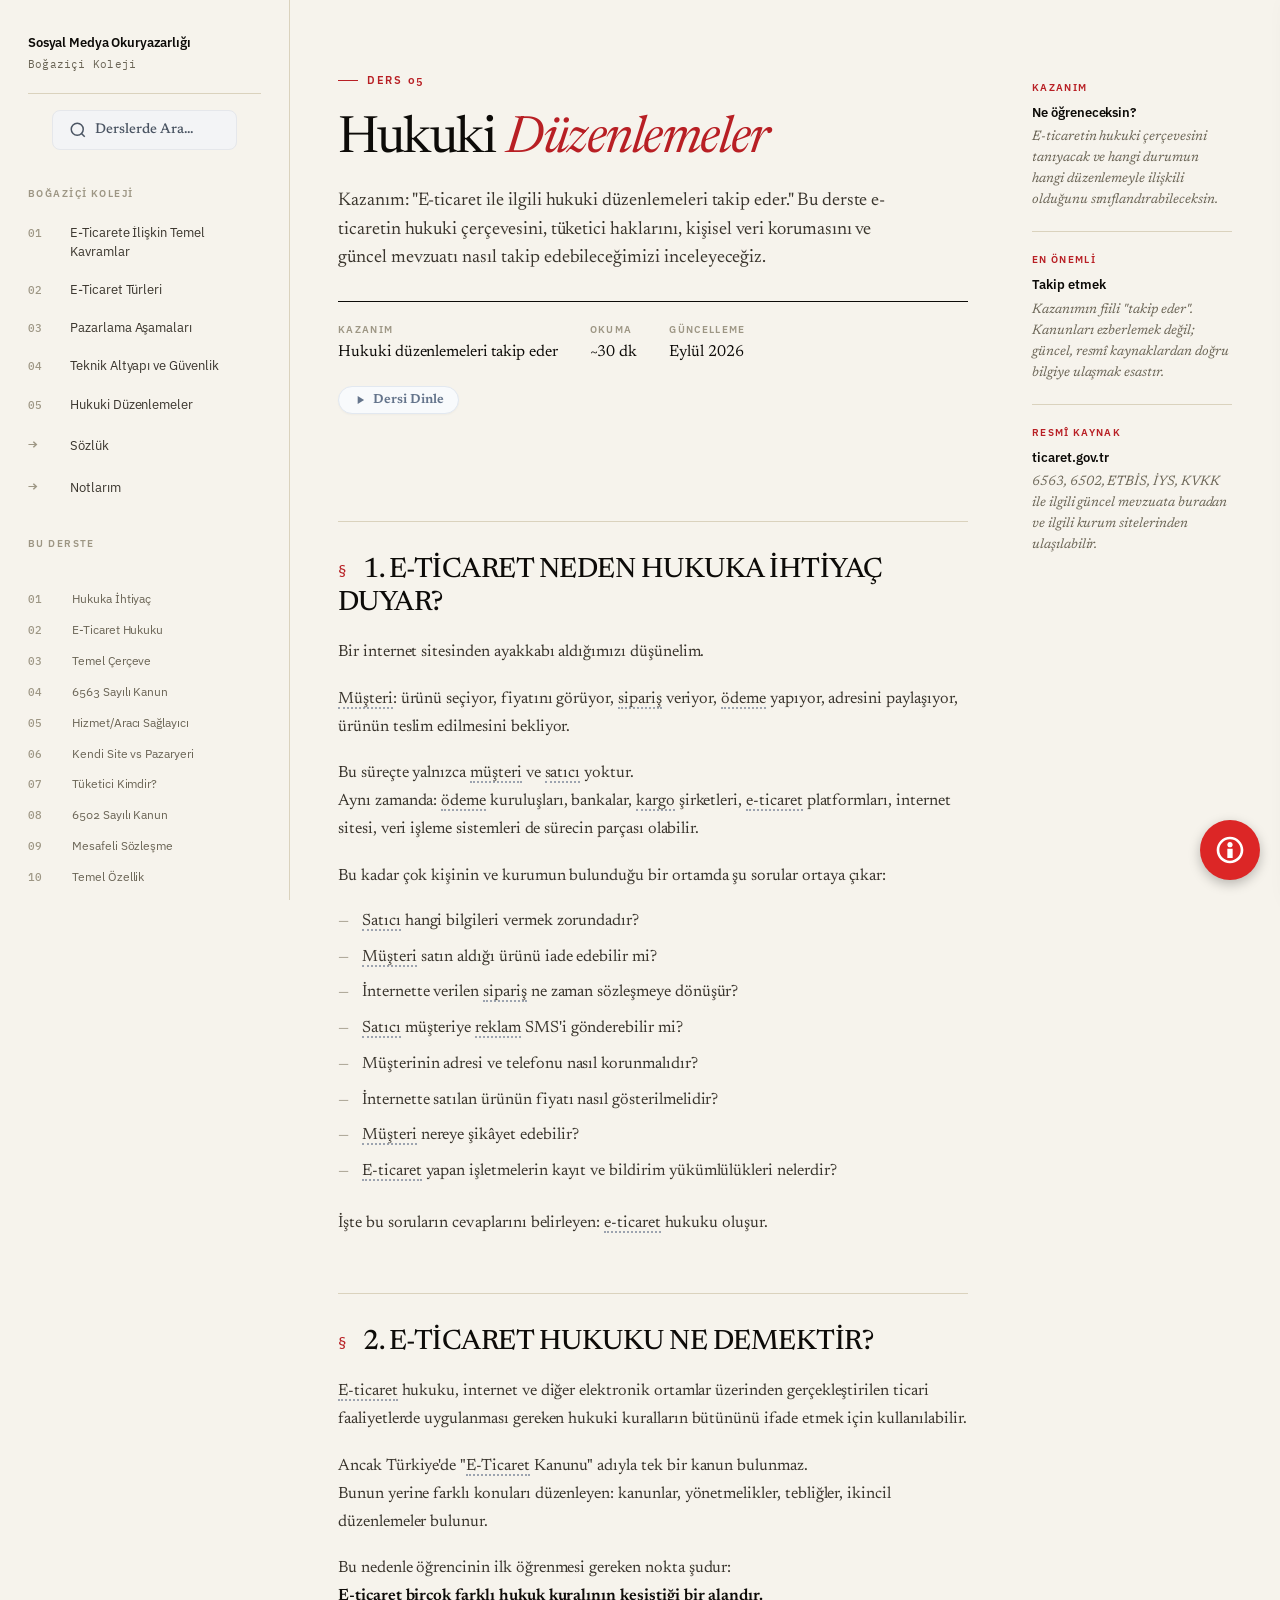
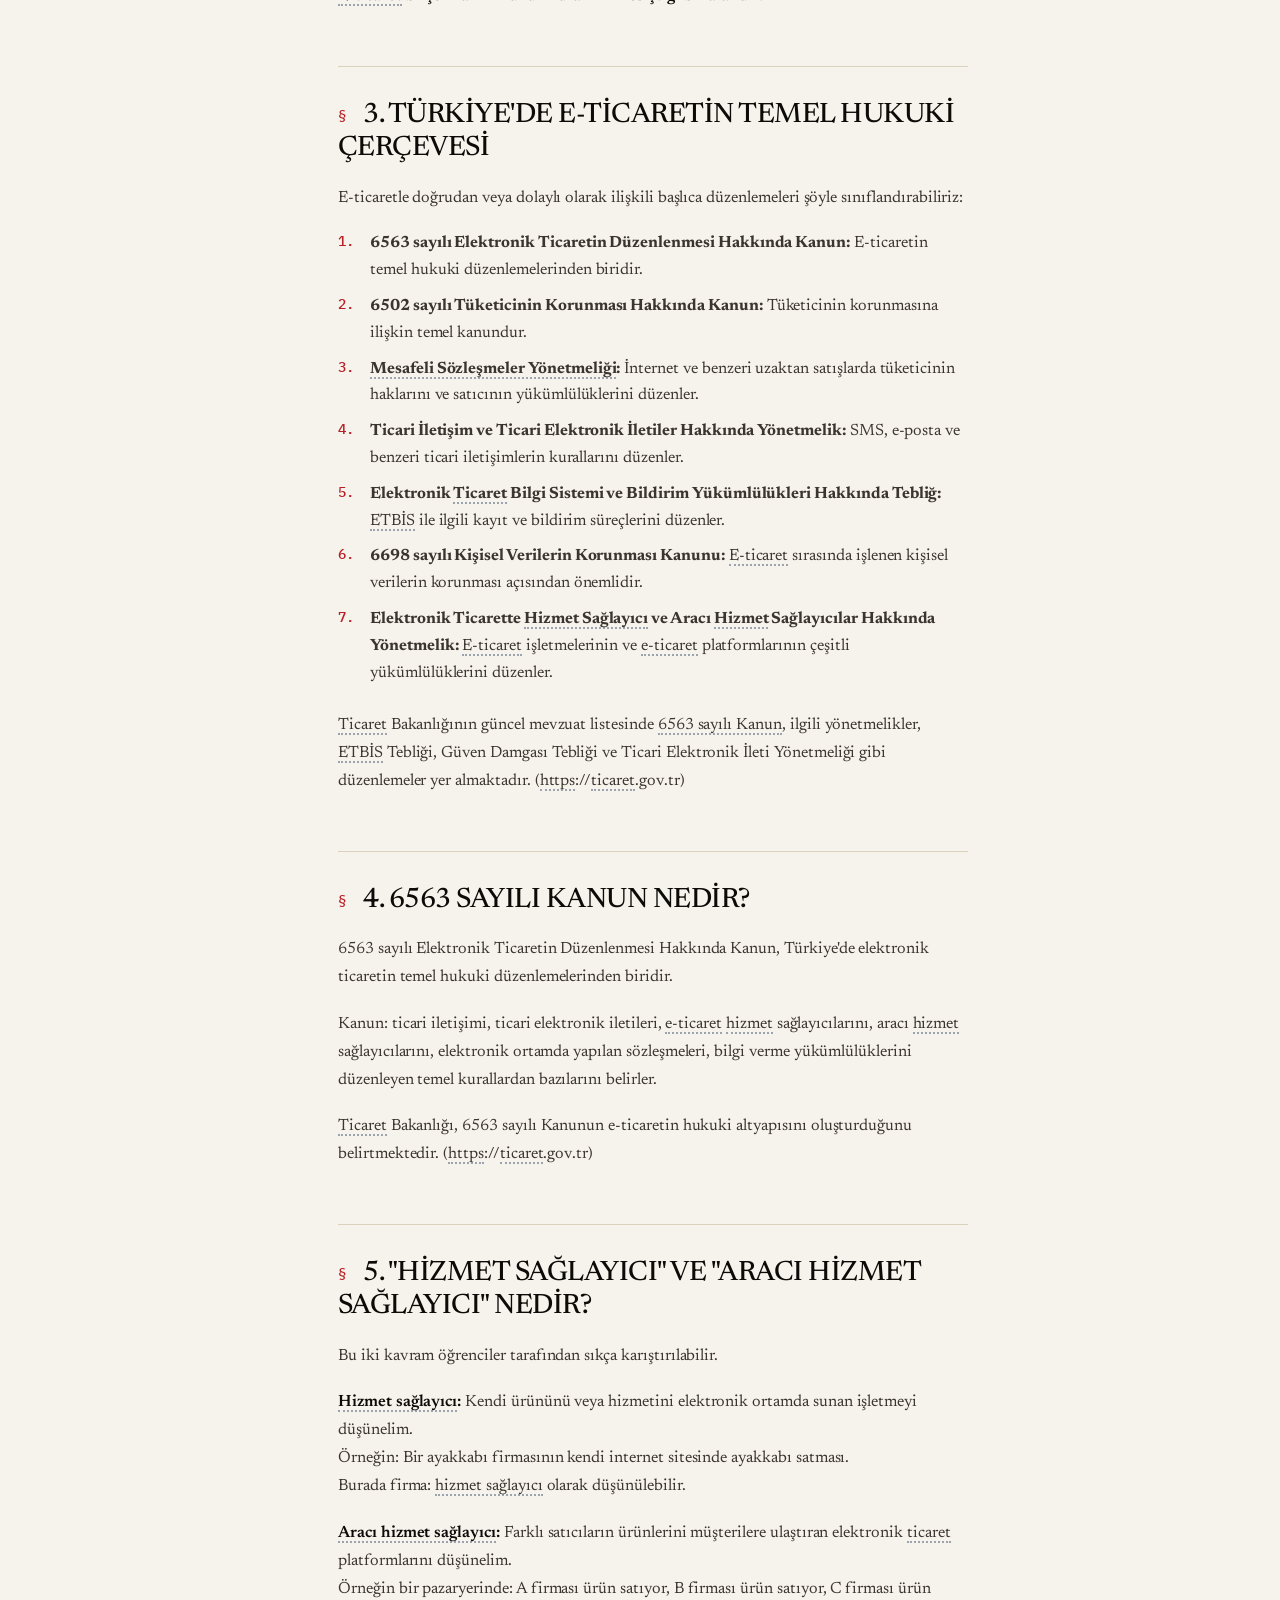
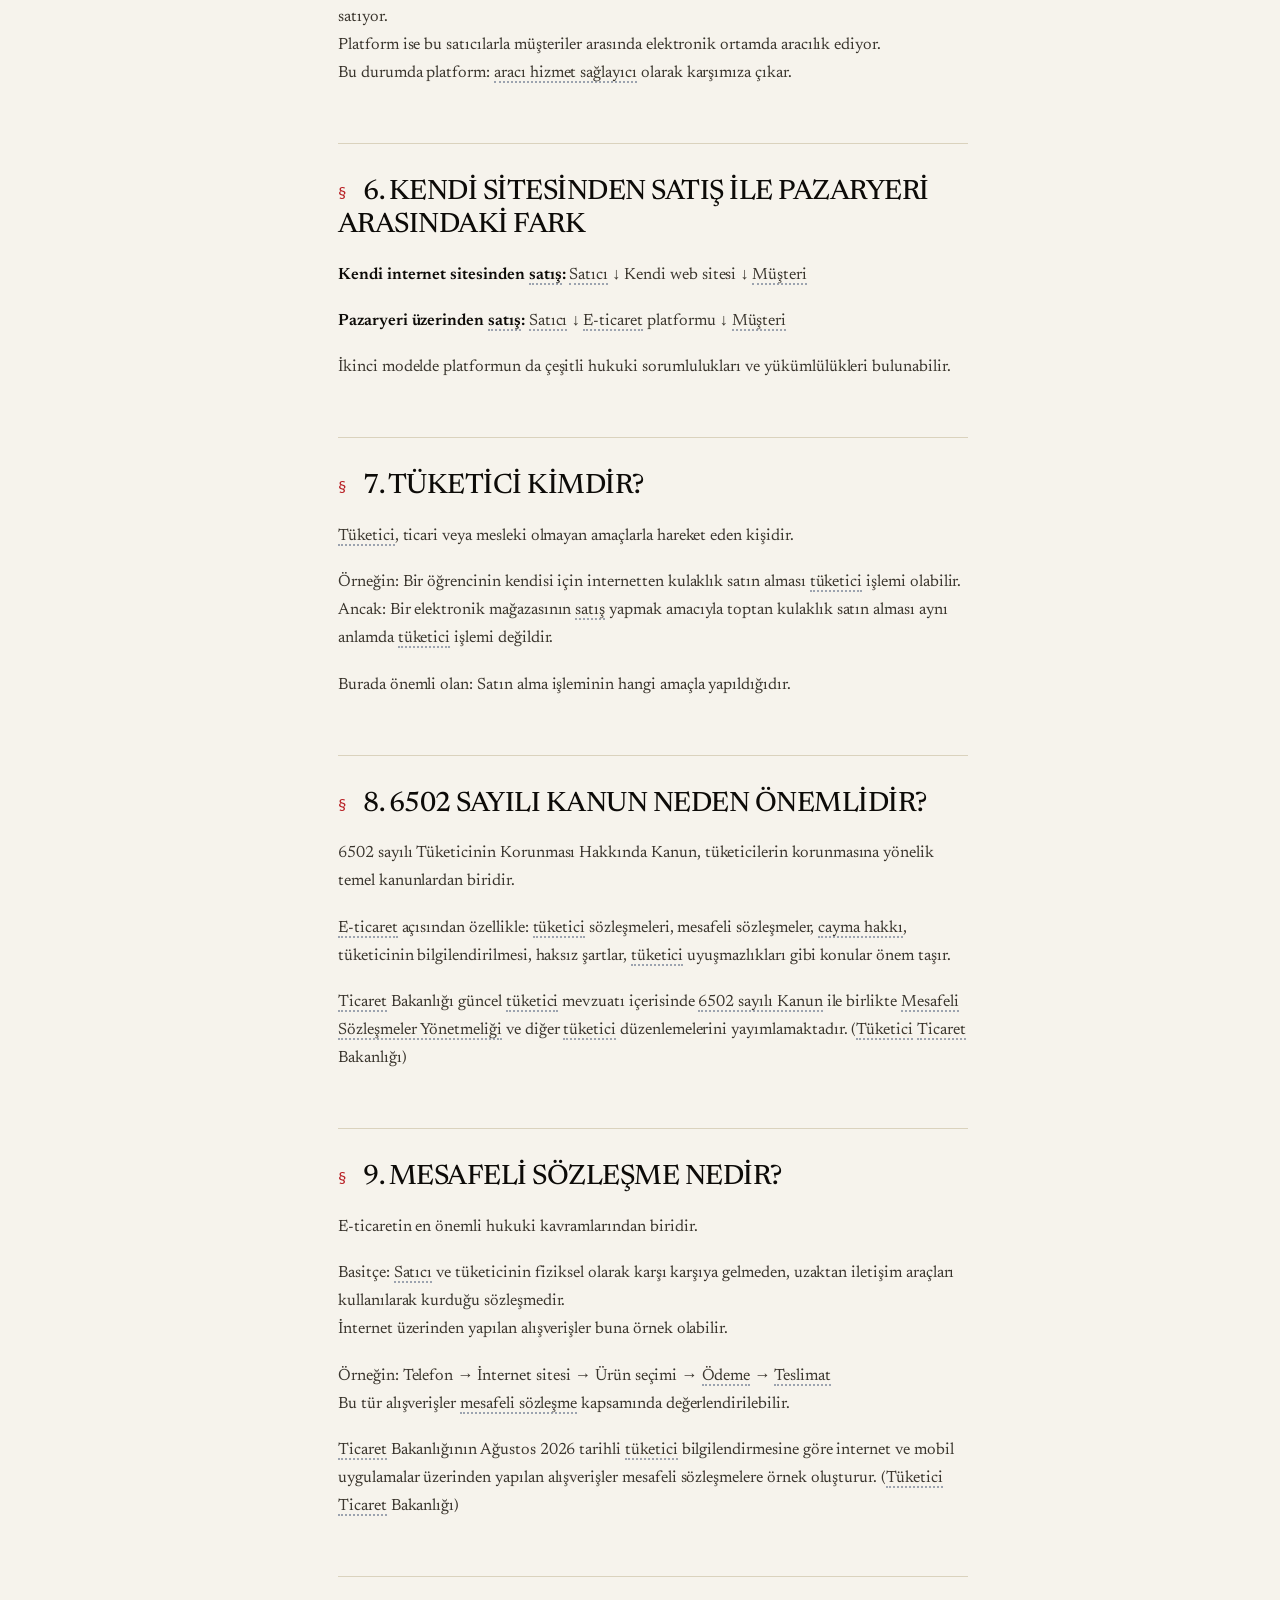
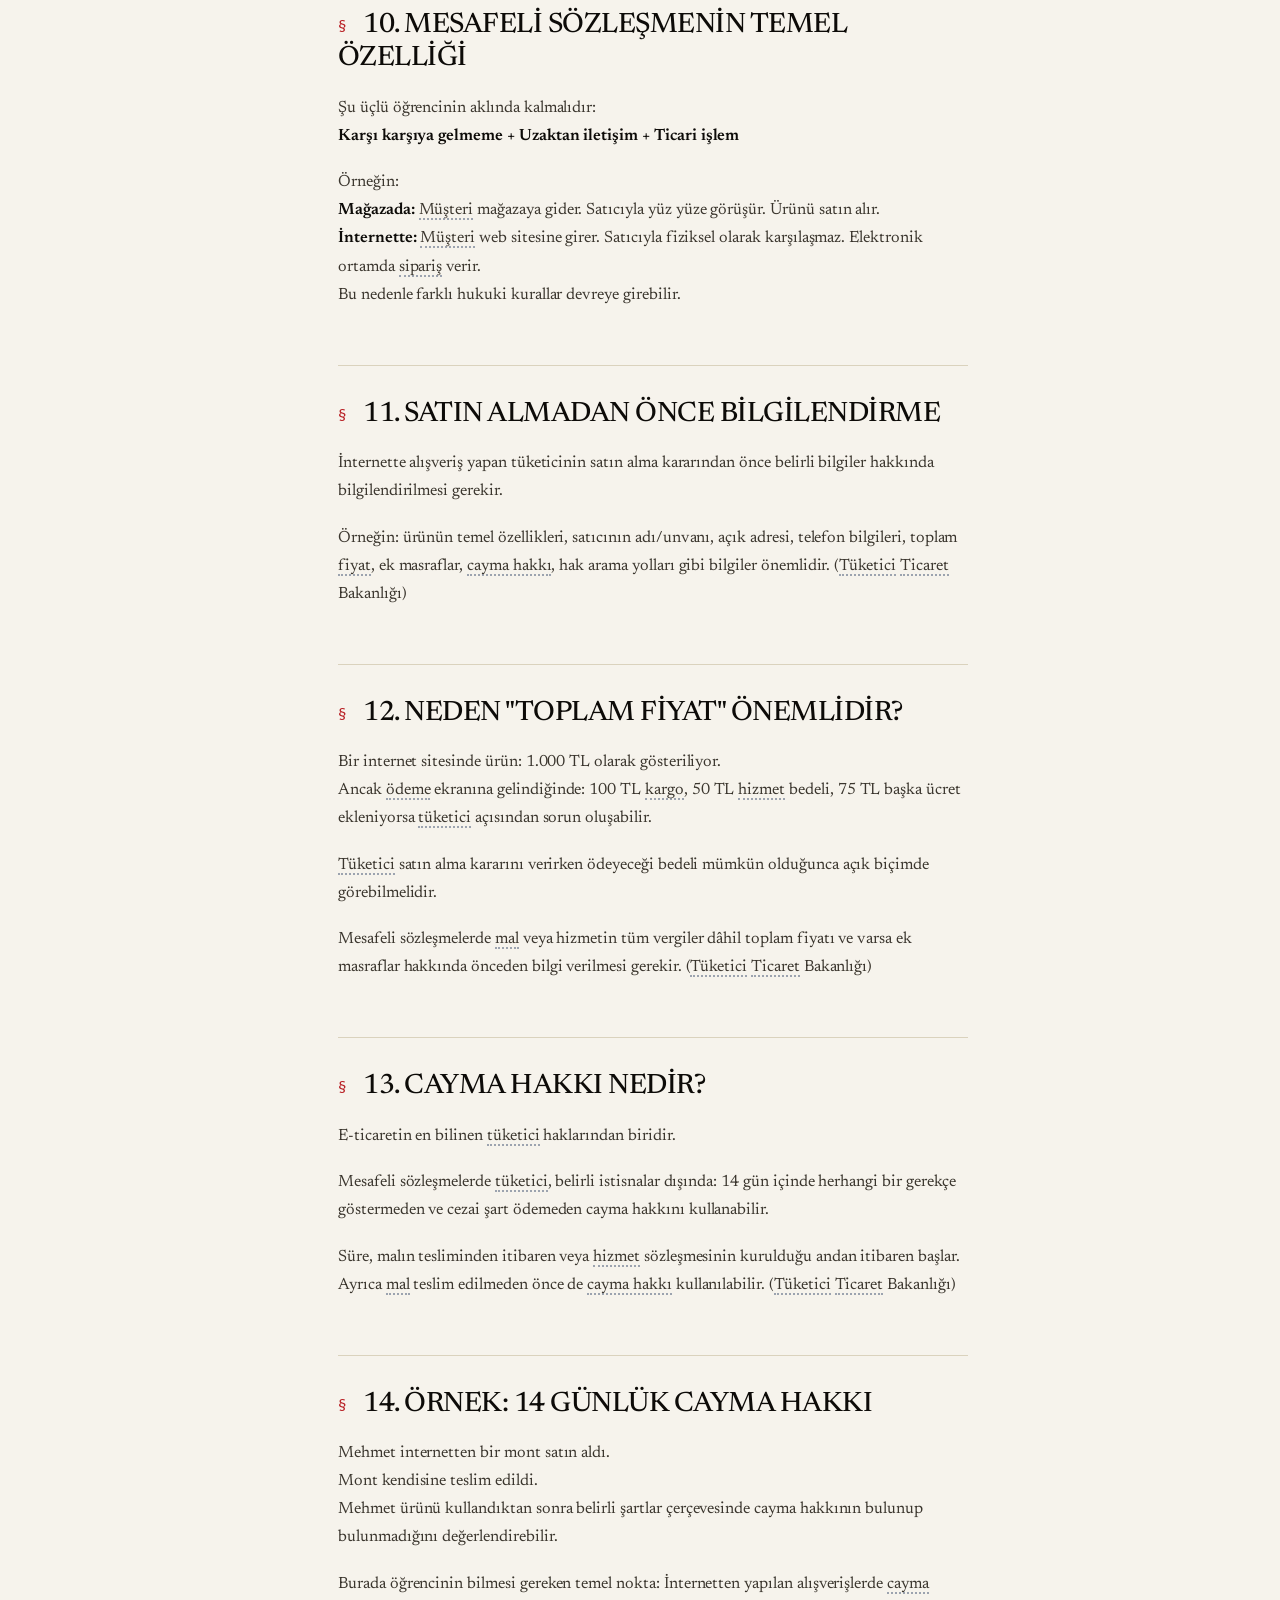
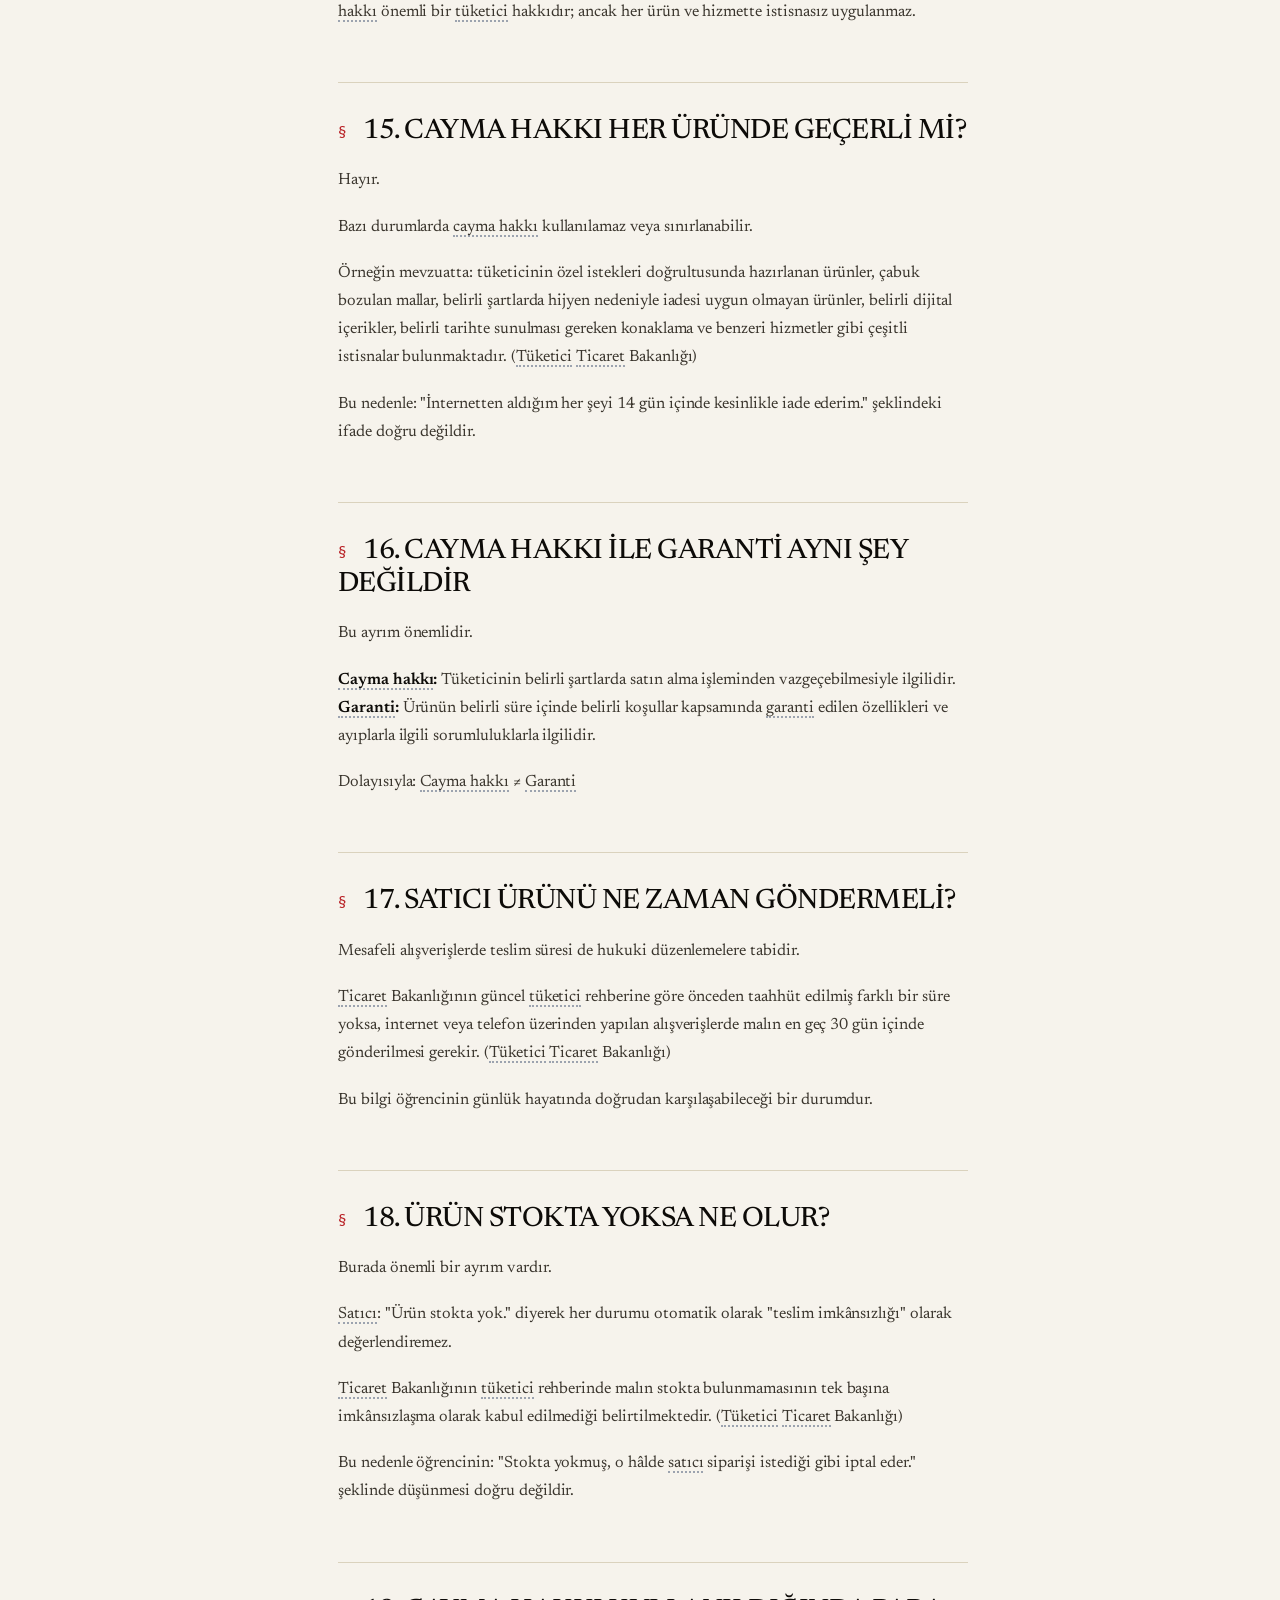
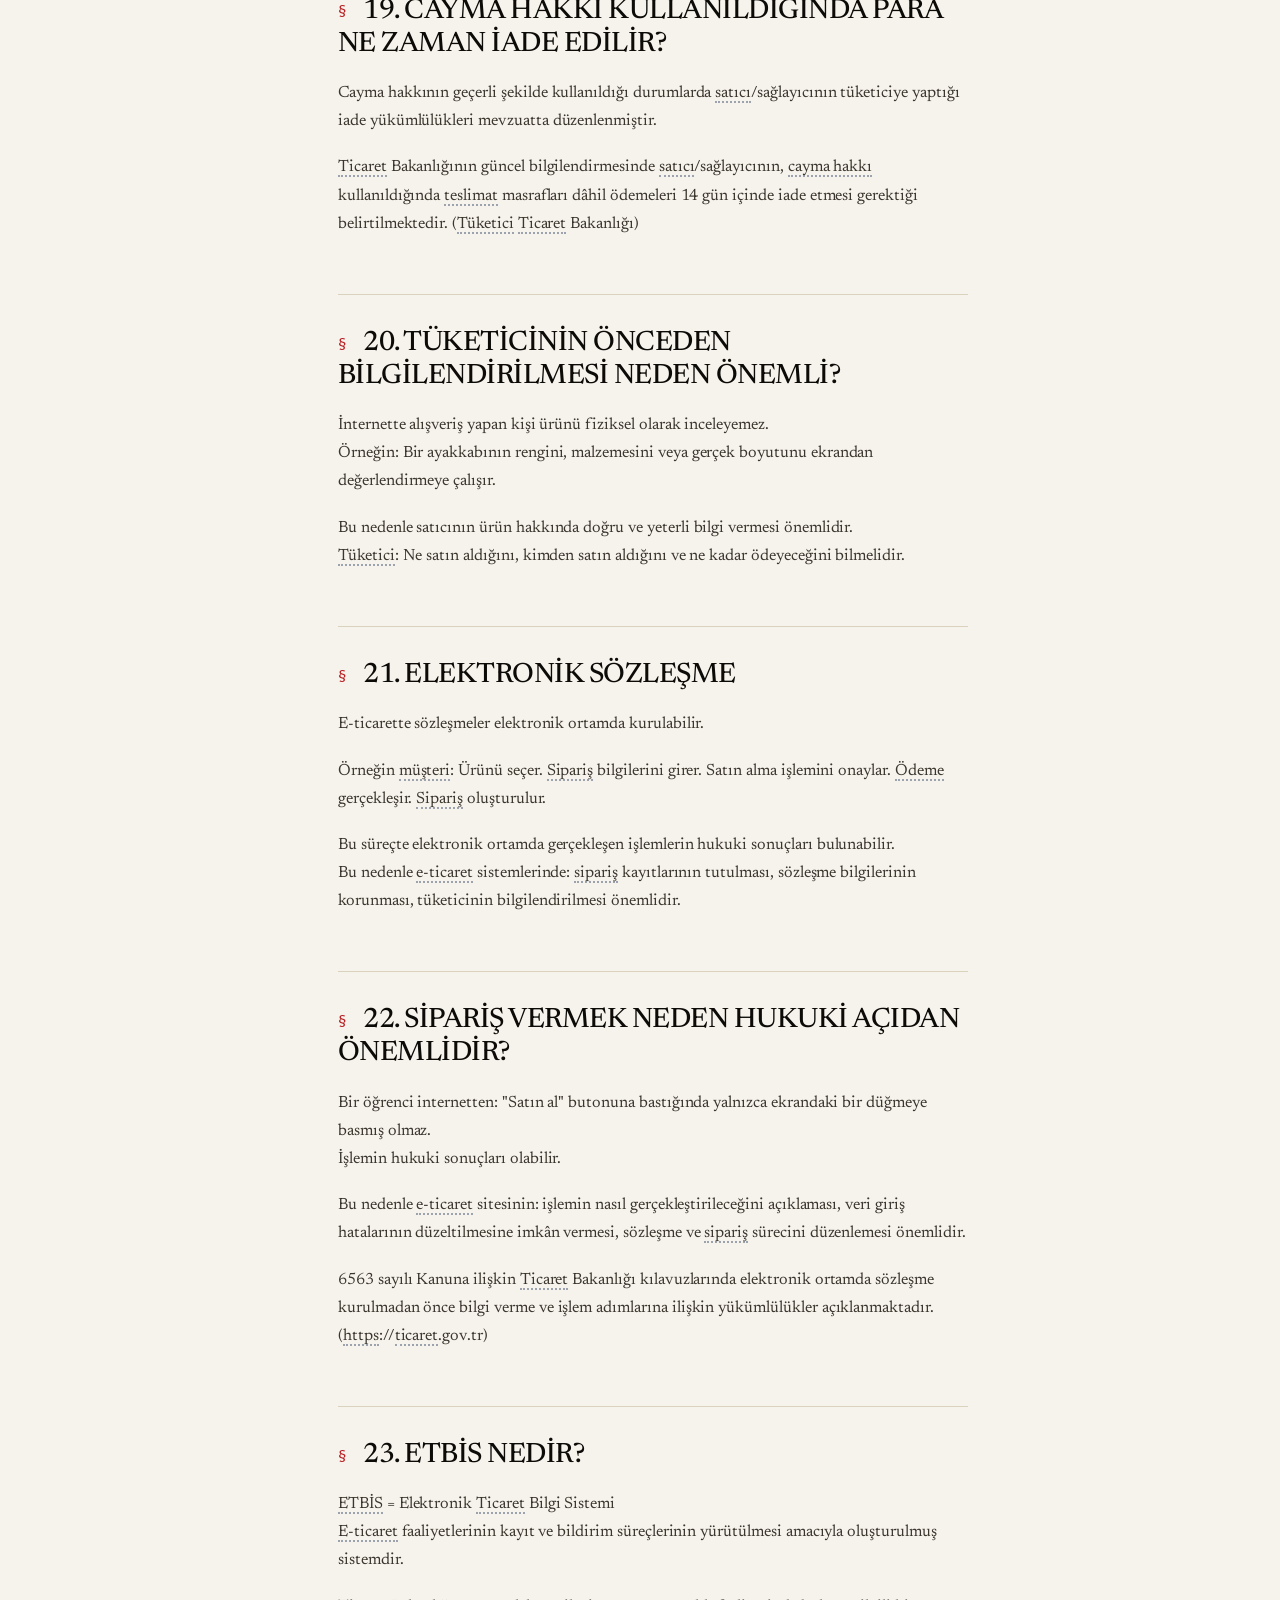
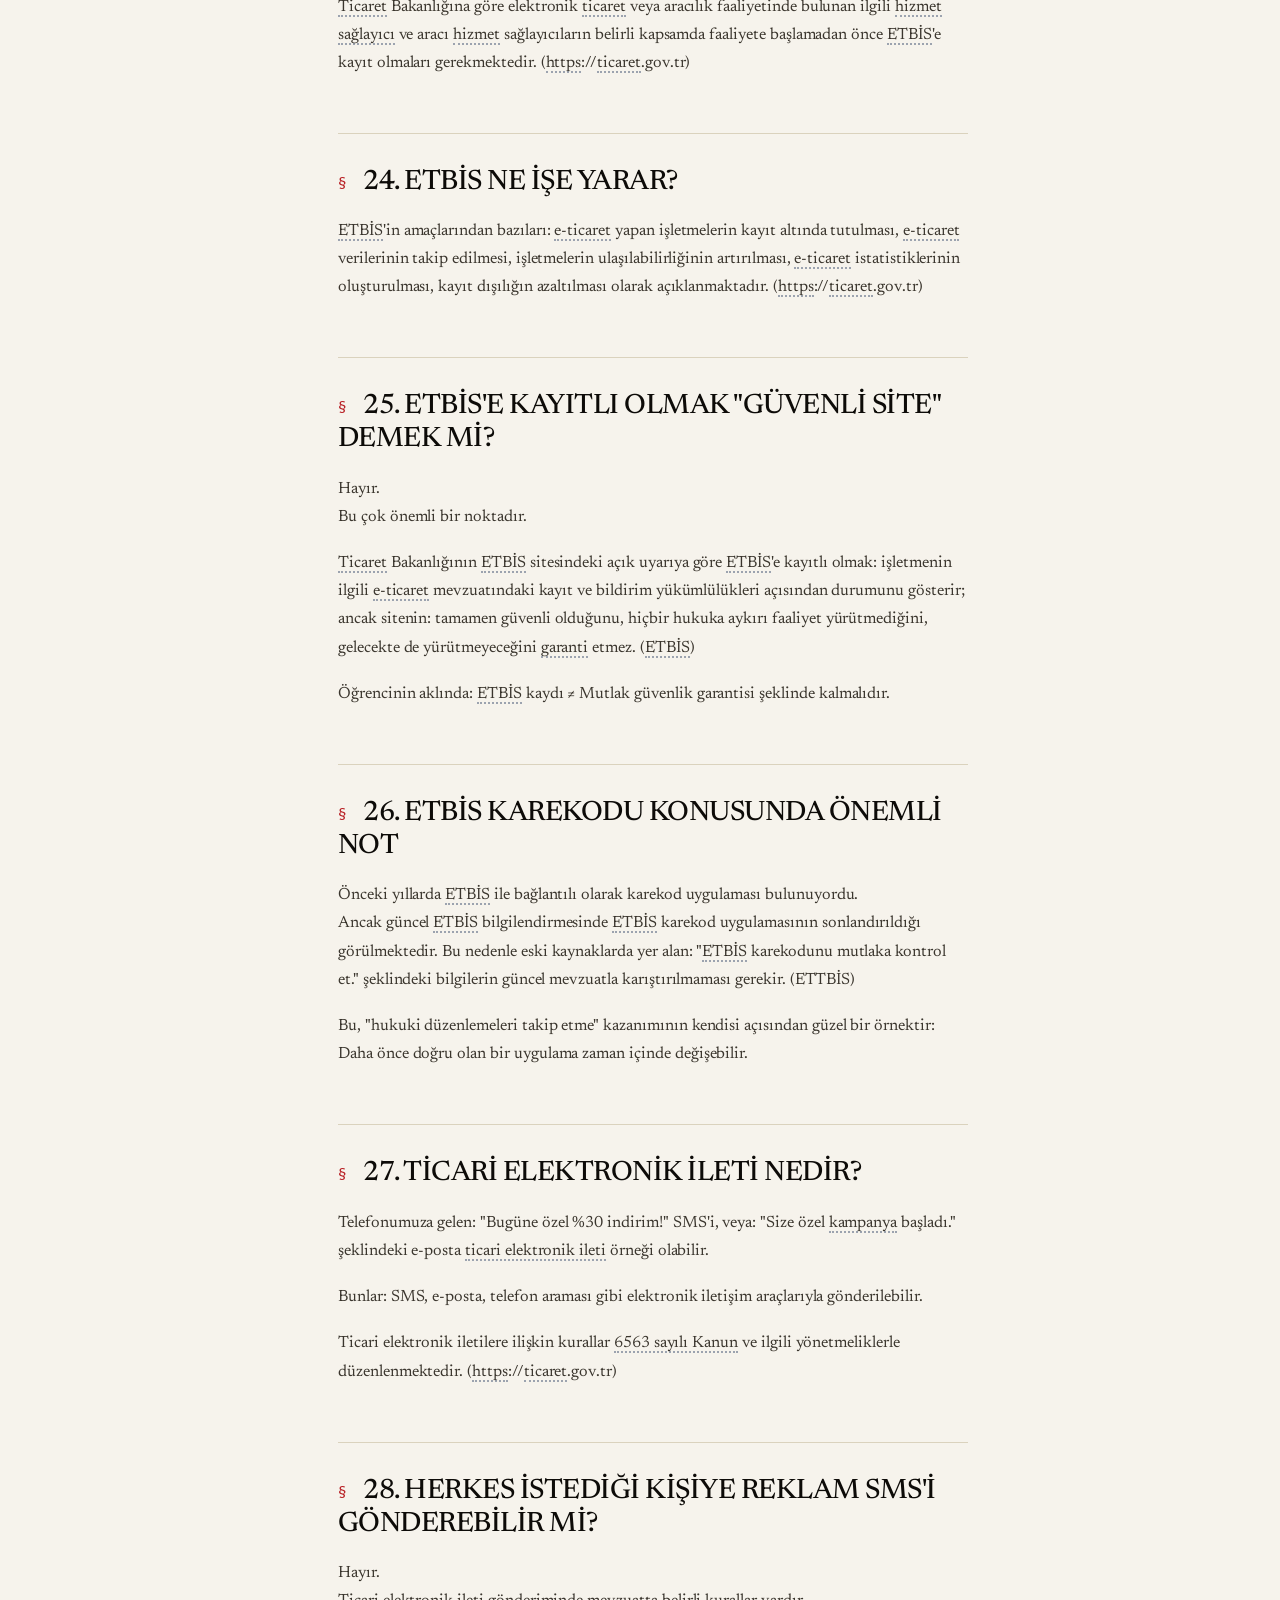
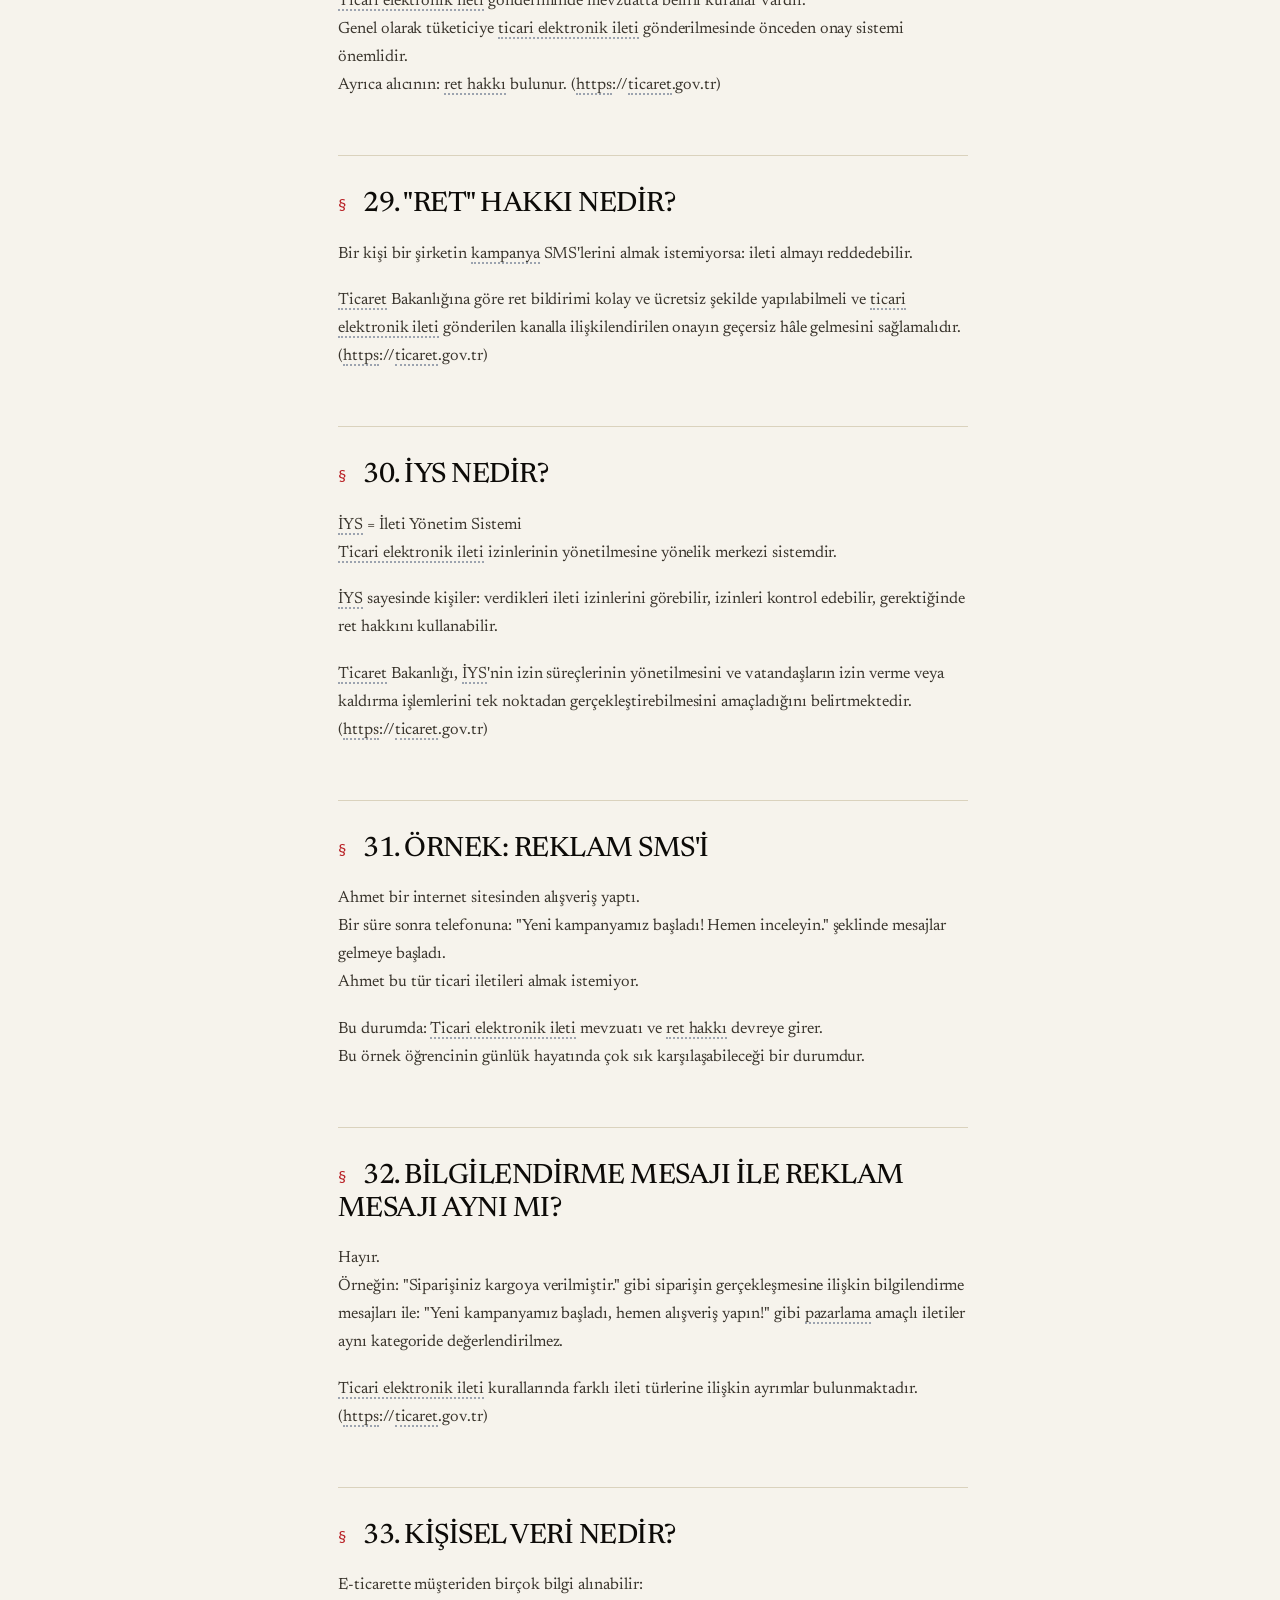
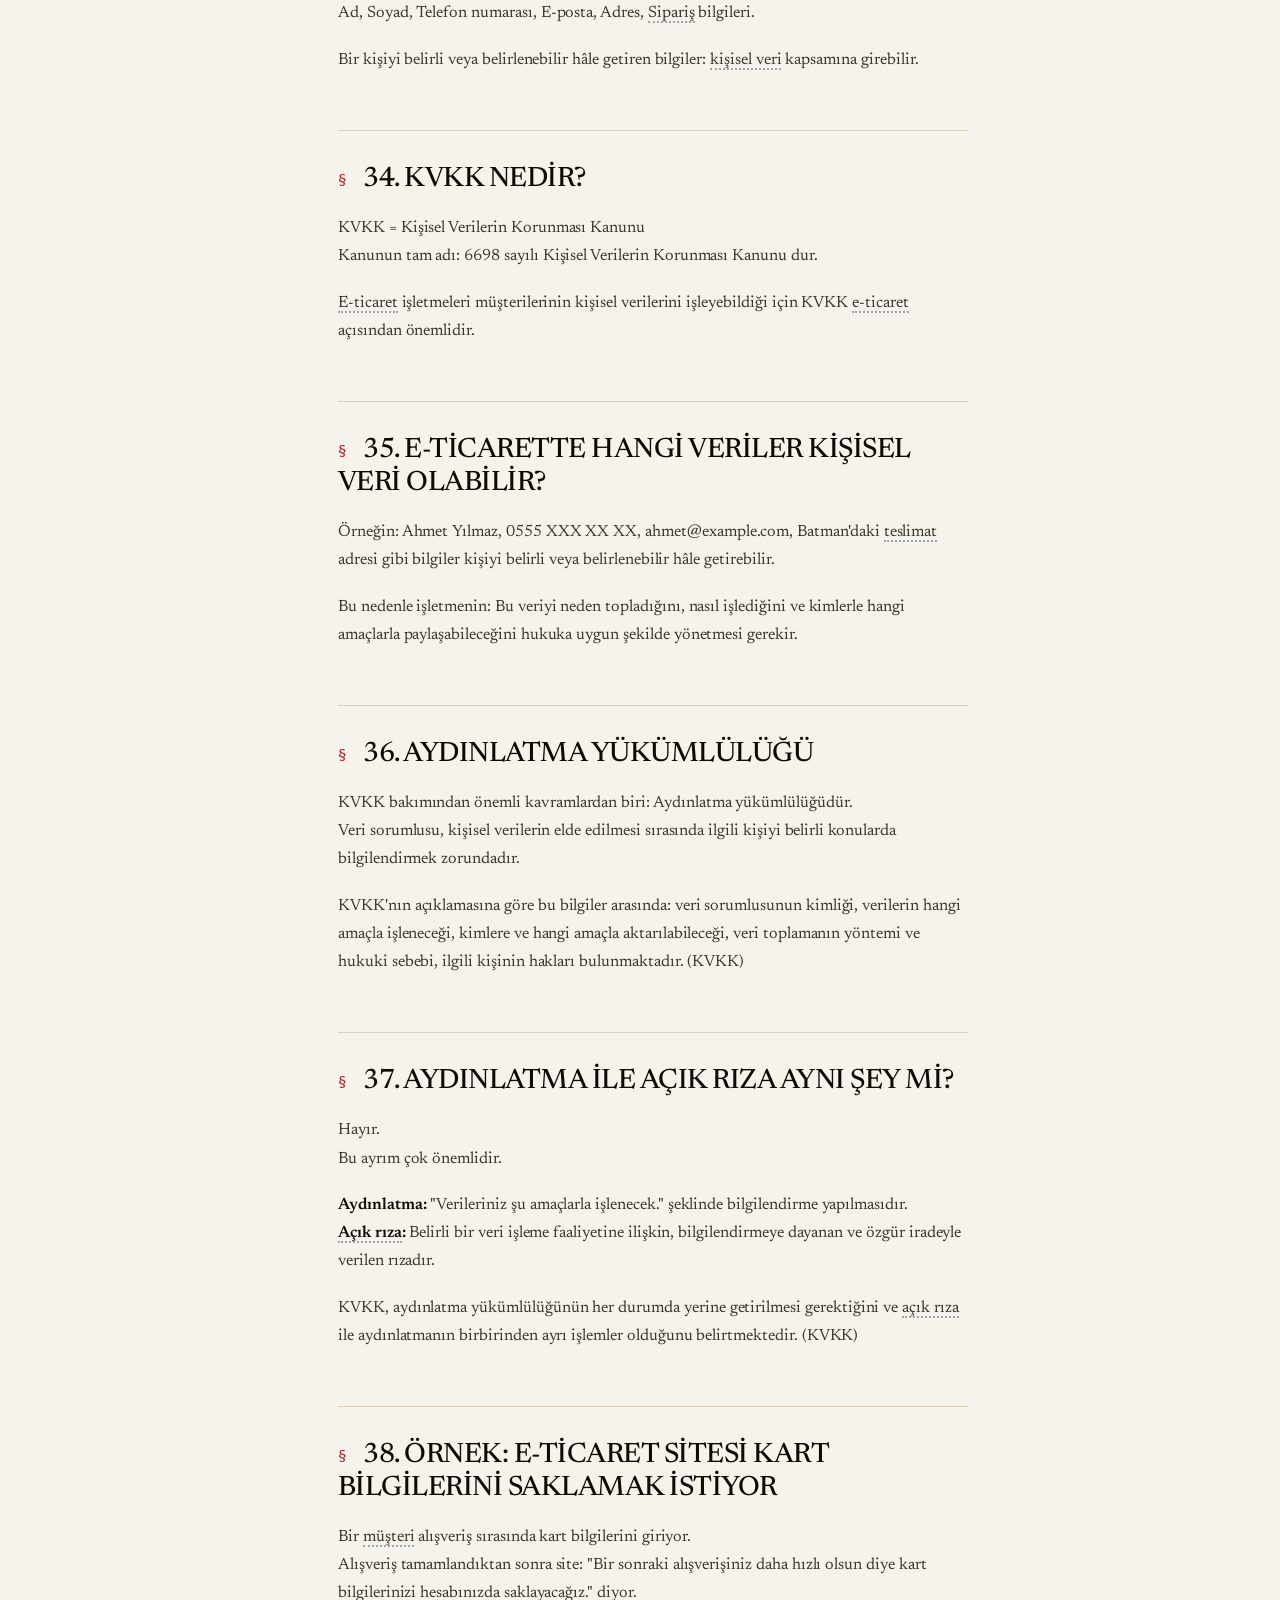
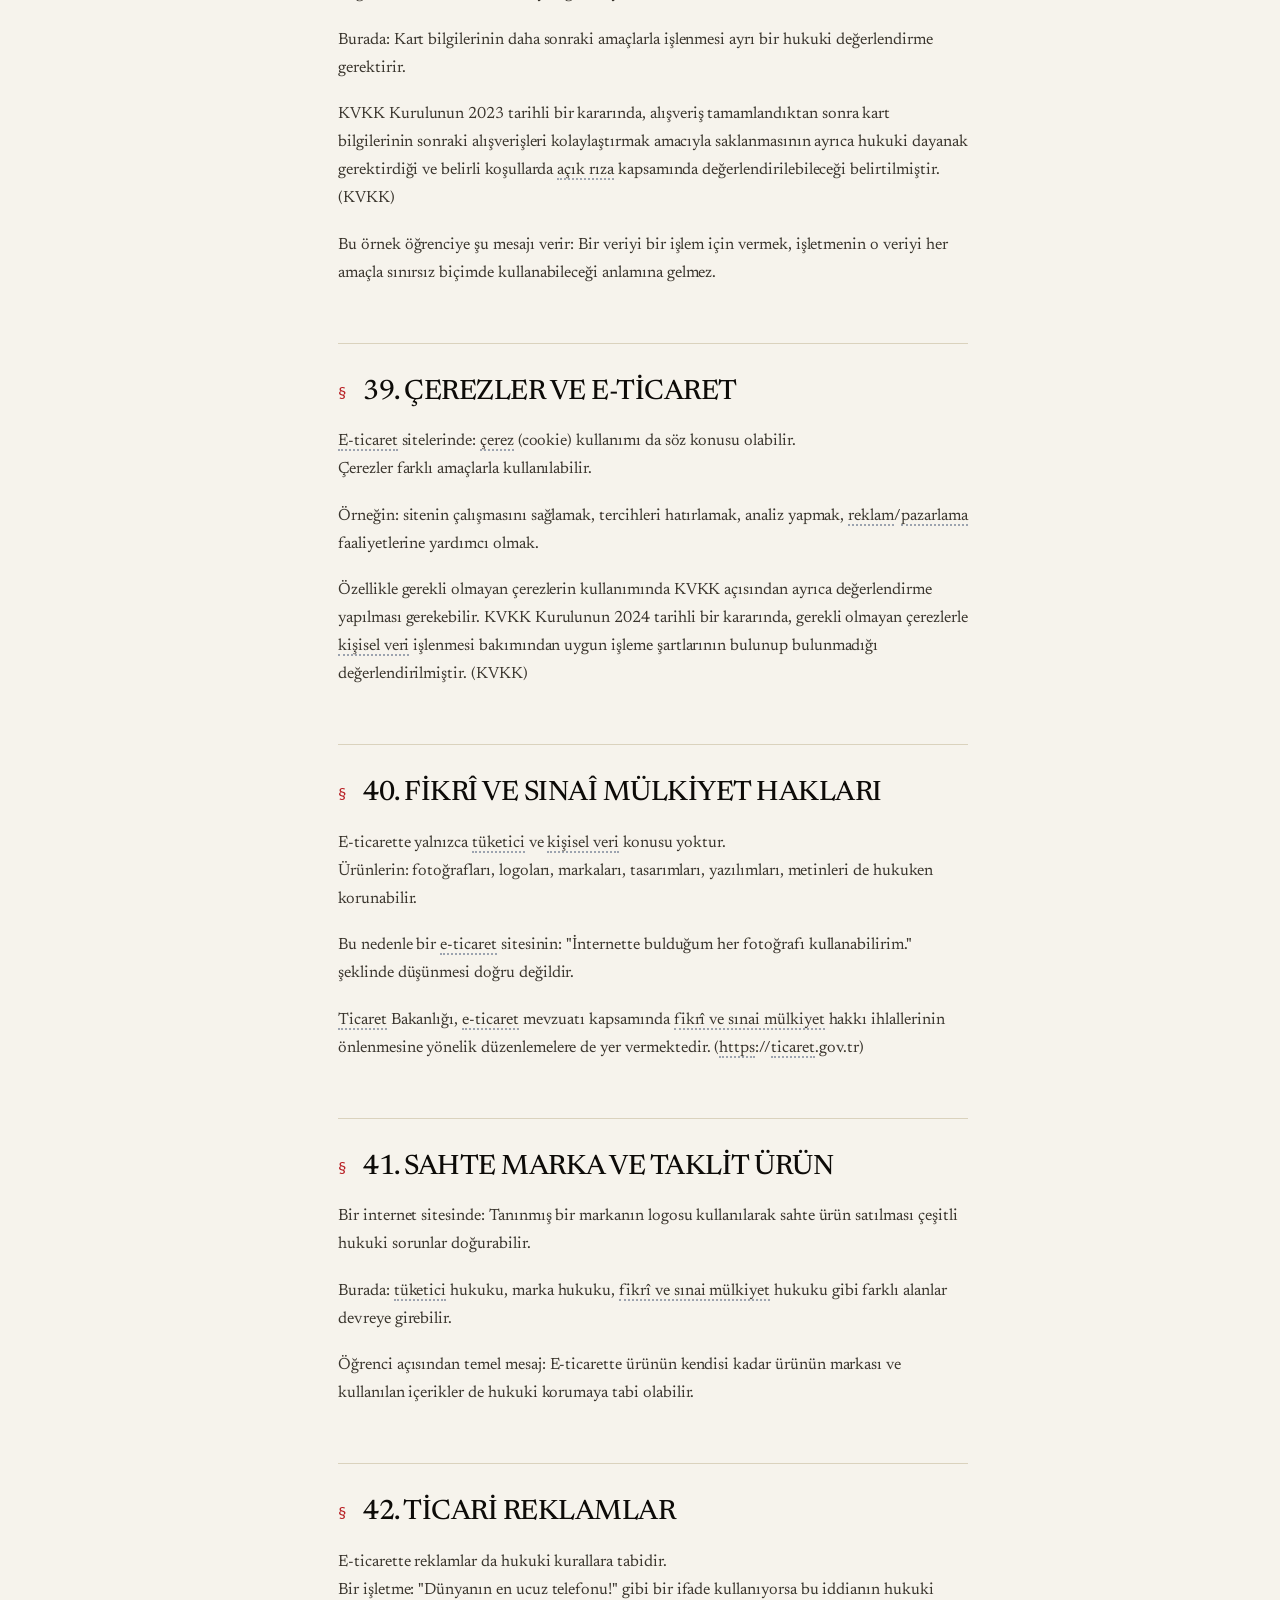
<file: ders5.html>
﻿<!DOCTYPE html>
<html lang="tr">
<head>
  <meta charset="UTF-8">
  <meta name="viewport" content="width=device-width, initial-scale=1.0">
  <title>05 · Hukuki Düzenlemeler</title>
  <link rel="stylesheet" href="style.css">
</head>
<body>

<div class="progress"><div class="progress-bar" id="bar"></div></div>
<button class="rail-toggle" onclick="toggleRail()">≡</button>



<div class="shell">

  <aside class="rail" id="rail">
    <a href="index.html" class="rail-brand">
      <span class="rail-brand-text">
        <strong>Sosyal Medya Okuryazarlığı</strong>
        <span>Boğaziçi Koleji</span>
      </span>
    </a>

    <p class="rail-label">Boğaziçi Koleji</p>
    <nav class="rail-nav">
      <ol>
        <li><a href="ders1.html"><span class="num">01</span><span>E-Ticarete İlişkin Temel Kavramlar</span></a></li>
        <li><a href="ders2.html"><span class="num">02</span><span>E-Ticaret Türleri</span></a></li>
        <li><a href="ders3.html"><span class="num">03</span><span>Pazarlama Aşamaları</span></a></li>
        <li><a href="ders4.html"><span class="num">04</span><span>Teknik Altyapı ve Güvenlik</span></a></li>
        <li><a href="ders5.html"><span class="num">05</span><span>Hukuki Düzenlemeler</span></a></li>
        <li><a href="sozluk.html"><span class="num" style="background:transparent; font-size:16px; border:none; padding:0; width:24px;">&rarr;</span><span>Sözlük</span></a></li>
      </ol>
    </nav>

    <p class="rail-label">Bu Derste</p>
    <nav class="rail-nav rail-sub">
      <ol>
        <li><a href="#b1"><span class="num">01</span><span>Hukuka İhtiyaç</span></a></li>
        <li><a href="#b2"><span class="num">02</span><span>E-Ticaret Hukuku</span></a></li>
        <li><a href="#b3"><span class="num">03</span><span>Temel Çerçeve</span></a></li>
        <li><a href="#b4"><span class="num">04</span><span>6563 Sayılı Kanun</span></a></li>
        <li><a href="#b5"><span class="num">05</span><span>Hizmet/Aracı Sağlayıcı</span></a></li>
        <li><a href="#b6"><span class="num">06</span><span>Kendi Site vs Pazaryeri</span></a></li>
        <li><a href="#b7"><span class="num">07</span><span>Tüketici Kimdir?</span></a></li>
        <li><a href="#b8"><span class="num">08</span><span>6502 Sayılı Kanun</span></a></li>
        <li><a href="#b9"><span class="num">09</span><span>Mesafeli Sözleşme</span></a></li>
        <li><a href="#b10"><span class="num">10</span><span>Temel Özellik</span></a></li>
        <li><a href="#b11"><span class="num">11</span><span>Önceden Bilgilendirme</span></a></li>
        <li><a href="#b12"><span class="num">12</span><span>Toplam Fiyat</span></a></li>
        <li><a href="#b13"><span class="num">13</span><span>Cayma Hakkı</span></a></li>
        <li><a href="#b14"><span class="num">14</span><span>14 Günlük Cayma</span></a></li>
        <li><a href="#b15"><span class="num">15</span><span>Her Üründe Geçerli mi?</span></a></li>
        <li><a href="#b16"><span class="num">16</span><span>Cayma ≠ Garanti</span></a></li>
        <li><a href="#b17"><span class="num">17</span><span>Ne Zaman Gönderilmeli?</span></a></li>
        <li><a href="#b18"><span class="num">18</span><span>Stokta Yoksa?</span></a></li>
        <li><a href="#b19"><span class="num">19</span><span>Para Ne Zaman İade?</span></a></li>
        <li><a href="#b20"><span class="num">20</span><span>Bilgilendirme Neden?</span></a></li>
        <li><a href="#b21"><span class="num">21</span><span>Elektronik Sözleşme</span></a></li>
        <li><a href="#b22"><span class="num">22</span><span>Sipariş Hukuki mi?</span></a></li>
        <li><a href="#b23"><span class="num">23</span><span>ETBİS Nedir?</span></a></li>
        <li><a href="#b24"><span class="num">24</span><span>ETBİS Ne İşe Yarar?</span></a></li>
        <li><a href="#b25"><span class="num">25</span><span>ETBİS = Güvenli mi?</span></a></li>
        <li><a href="#b26"><span class="num">26</span><span>ETBİS Karekodu</span></a></li>
        <li><a href="#b27"><span class="num">27</span><span>Ticari Elektronik İleti</span></a></li>
        <li><a href="#b28"><span class="num">28</span><span>Reklam SMS'i Herkese?</span></a></li>
        <li><a href="#b29"><span class="num">29</span><span>Ret Hakkı</span></a></li>
        <li><a href="#b30"><span class="num">30</span><span>İYS Nedir?</span></a></li>
        <li><a href="#b31"><span class="num">31</span><span>Örnek: Reklam SMS'i</span></a></li>
        <li><a href="#b32"><span class="num">32</span><span>Bilgi vs Reklam</span></a></li>
        <li><a href="#b33"><span class="num">33</span><span>Kişisel Veri Nedir?</span></a></li>
        <li><a href="#b34"><span class="num">34</span><span>KVKK Nedir?</span></a></li>
        <li><a href="#b35"><span class="num">35</span><span>Hangi Veriler?</span></a></li>
        <li><a href="#b36"><span class="num">36</span><span>Aydınlatma Yükümlülüğü</span></a></li>
        <li><a href="#b37"><span class="num">37</span><span>Aydınlatma ≠ Açık Rıza</span></a></li>
        <li><a href="#b38"><span class="num">38</span><span>Kart Bilgisi Saklama</span></a></li>
        <li><a href="#b39"><span class="num">39</span><span>Çerezler</span></a></li>
        <li><a href="#b40"><span class="num">40</span><span>Fikrî ve Sınaî Haklar</span></a></li>
        <li><a href="#b41"><span class="num">41</span><span>Sahte Marka/Taklit</span></a></li>
        <li><a href="#b42"><span class="num">42</span><span>Ticari Reklamlar</span></a></li>
        <li><a href="#b43"><span class="num">43</span><span>"Sadece Bugün"</span></a></li>
        <li><a href="#b44"><span class="num">44</span><span>Fiyat Bilgisi</span></a></li>
        <li><a href="#b45"><span class="num">45</span><span>Nereye Başvuru?</span></a></li>
        <li><a href="#b46"><span class="num">46</span><span>Hukuki Sorumluluk</span></a></li>
        <li><a href="#b47"><span class="num">47</span><span>Sınıflandırma</span></a></li>
        <li><a href="#b48"><span class="num">48</span><span>Bütün Kanunlar</span></a></li>
        <li><a href="#b49"><span class="num">49</span><span>Hangi Durum?</span></a></li>
        <li><a href="#b50"><span class="num">50</span><span>Telefon Satın Alma</span></a></li>
        <li><a href="#b51"><span class="num">51</span><span>İade Edilmiyor</span></a></li>
        <li><a href="#b52"><span class="num">52</span><span>Reklam SMS'i</span></a></li>
        <li><a href="#b53"><span class="num">53</span><span>Adres Paylaşımı</span></a></li>
        <li><a href="#b54"><span class="num">54</span><span>Site Sahte mi?</span></a></li>
        <li><a href="#b55"><span class="num">55</span><span>ETBİS Yeterli mi?</span></a></li>
        <li><a href="#b56"><span class="num">56</span><span>Takip Etmek</span></a></li>
        <li><a href="#b57"><span class="num">57</span><span>Nereden Takip?</span></a></li>
        <li><a href="#b58"><span class="num">58</span><span>Resmî vs Yorum</span></a></li>
        <li><a href="#b59"><span class="num">59</span><span>Takip Yöntemi</span></a></li>
        <li><a href="#b60"><span class="num">60</span><span>Hafıza Haritası</span></a></li>
        <li><a href="#b61"><span class="num">61</span><span>Baştan Sona Süreç</span></a></li>
        <li><a href="#b62"><span class="num">62</span><span>10 Kavram</span></a></li>
        <li><a href="#b63"><span class="num">63</span><span>Sık Karıştırılanlar</span></a></li>
        <li><a href="#b64"><span class="num">64</span><span>Hangi Mevzuat?</span></a></li>
        <li><a href="#b65"><span class="num">65</span><span>Hukuki Dedektif</span></a></li>
        <li><a href="#b66"><span class="num">66</span><span>Soru-Cevap</span></a></li>
        <li><a href="#b67"><span class="num">67</span><span>Çoktan Seçmeli</span></a></li>
        <li><a href="#b68"><span class="num">68</span><span>Kontrol Listesi</span></a></li>
        <li><a href="#b69"><span class="num">69</span><span>5 Altın Kural</span></a></li>
        <li><a href="#b70"><span class="num">70</span><span>Ezber Yeterli mi?</span></a></li>
        <li><a href="#b71"><span class="num">71</span><span>Güncelleme Örneği</span></a></li>
        <li><a href="#b72"><span class="num">72</span><span>Tarih Neden Önemli?</span></a></li>
        <li><a href="#b73"><span class="num">73</span><span>Kaynak Sıralaması</span></a></li>
        <li><a href="#b74"><span class="num">74</span><span>Hukuk Sözlüğü</span></a></li>
        <li><a href="#b75"><span class="num">75</span><span>Büyük Resim</span></a></li>
        <li><a href="#b76"><span class="num">76</span><span>Kazanımın Özü</span></a></li>
      </ol>
    </nav>

    <div class="rail-foot">
      <p>Ünite 1 · Ders 05 · 76 bölüm</p>
      <p>Son güncelleme: Eylül 2026</p>
    </div>
  </aside>

  <main class="main">
    <div class="page-inner">

      <article class="doc">

        <header class="doc-head">
          <div class="doc-eyebrow">Ders 05</div>
          <h1>Hukuki <em>Düzenlemeler</em></h1>
          <p class="doc-lead">
            Kazanım: "E-ticaret ile ilgili hukuki düzenlemeleri takip eder." Bu derste e-ticaretin hukuki çerçevesini, tüketici haklarını, kişisel veri korumasını ve güncel mevzuatı nasıl takip edebileceğimizi inceleyeceğiz.
          </p>
          <dl class="doc-meta">
            <div>
              <dt>Kazanım</dt>
              <dd>Hukuki düzenlemeleri takip eder</dd>
            </div>
            <div>
              <dt>Okuma</dt>
              <dd>~30 dk</dd>
            </div>
            <div>
              <dt>Güncelleme</dt>
              <dd>Eylül 2026</dd>
            </div>
          </dl>
        </header>

        <div class="doc-body">

          <h2 id="b1">1. E-TİCARET NEDEN HUKUKA İHTİYAÇ DUYAR?</h2>
          <p>Bir internet sitesinden ayakkabı aldığımızı düşünelim.</p>
          <p>Müşteri: ürünü seçiyor, fiyatını görüyor, sipariş veriyor, ödeme yapıyor, adresini paylaşıyor, ürünün teslim edilmesini bekliyor.</p>
          <p>Bu süreçte yalnızca müşteri ve satıcı yoktur.<br>Aynı zamanda: ödeme kuruluşları, bankalar, kargo şirketleri, e-ticaret platformları, internet sitesi, veri işleme sistemleri de sürecin parçası olabilir.</p>
          <p>Bu kadar çok kişinin ve kurumun bulunduğu bir ortamda şu sorular ortaya çıkar:</p>
          <ul>
            <li>Satıcı hangi bilgileri vermek zorundadır?</li>
            <li>Müşteri satın aldığı ürünü iade edebilir mi?</li>
            <li>İnternette verilen sipariş ne zaman sözleşmeye dönüşür?</li>
            <li>Satıcı müşteriye reklam SMS'i gönderebilir mi?</li>
            <li>Müşterinin adresi ve telefonu nasıl korunmalıdır?</li>
            <li>İnternette satılan ürünün fiyatı nasıl gösterilmelidir?</li>
            <li>Müşteri nereye şikâyet edebilir?</li>
            <li>E-ticaret yapan işletmelerin kayıt ve bildirim yükümlülükleri nelerdir?</li>
          </ul>
          <p>İşte bu soruların cevaplarını belirleyen: e-ticaret hukuku oluşur.</p>

          <h2 id="b2">2. E-TİCARET HUKUKU NE DEMEKTİR?</h2>
          <p>E-ticaret hukuku, internet ve diğer elektronik ortamlar üzerinden gerçekleştirilen ticari faaliyetlerde uygulanması gereken hukuki kuralların bütününü ifade etmek için kullanılabilir.</p>
          <p>Ancak Türkiye'de "E-Ticaret Kanunu" adıyla tek bir kanun bulunmaz.<br>Bunun yerine farklı konuları düzenleyen: kanunlar, yönetmelikler, tebliğler, ikincil düzenlemeler bulunur.</p>
          <p>Bu nedenle öğrencinin ilk öğrenmesi gereken nokta şudur:<br><strong>E-ticaret birçok farklı hukuk kuralının kesiştiği bir alandır.</strong></p>

          <h2 id="b3">3. TÜRKİYE'DE E-TİCARETİN TEMEL HUKUKİ ÇERÇEVESİ</h2>
          <p>E-ticaretle doğrudan veya dolaylı olarak ilişkili başlıca düzenlemeleri şöyle sınıflandırabiliriz:</p>
          <ol>
            <li><strong>6563 sayılı Elektronik Ticaretin Düzenlenmesi Hakkında Kanun:</strong> E-ticaretin temel hukuki düzenlemelerinden biridir.</li>
            <li><strong>6502 sayılı Tüketicinin Korunması Hakkında Kanun:</strong> Tüketicinin korunmasına ilişkin temel kanundur.</li>
            <li><strong>Mesafeli Sözleşmeler Yönetmeliği:</strong> İnternet ve benzeri uzaktan satışlarda tüketicinin haklarını ve satıcının yükümlülüklerini düzenler.</li>
            <li><strong>Ticari İletişim ve Ticari Elektronik İletiler Hakkında Yönetmelik:</strong> SMS, e-posta ve benzeri ticari iletişimlerin kurallarını düzenler.</li>
            <li><strong>Elektronik Ticaret Bilgi Sistemi ve Bildirim Yükümlülükleri Hakkında Tebliğ:</strong> ETBİS ile ilgili kayıt ve bildirim süreçlerini düzenler.</li>
            <li><strong>6698 sayılı Kişisel Verilerin Korunması Kanunu:</strong> E-ticaret sırasında işlenen kişisel verilerin korunması açısından önemlidir.</li>
            <li><strong>Elektronik Ticarette Hizmet Sağlayıcı ve Aracı Hizmet Sağlayıcılar Hakkında Yönetmelik:</strong> E-ticaret işletmelerinin ve e-ticaret platformlarının çeşitli yükümlülüklerini düzenler.</li>
          </ol>
          <p>Ticaret Bakanlığının güncel mevzuat listesinde 6563 sayılı Kanun, ilgili yönetmelikler, ETBİS Tebliği, Güven Damgası Tebliği ve Ticari Elektronik İleti Yönetmeliği gibi düzenlemeler yer almaktadır. (https://ticaret.gov.tr)</p>

          <h2 id="b4">4. 6563 SAYILI KANUN NEDİR?</h2>
          <p>6563 sayılı Elektronik Ticaretin Düzenlenmesi Hakkında Kanun, Türkiye'de elektronik ticaretin temel hukuki düzenlemelerinden biridir.</p>
          <p>Kanun: ticari iletişimi, ticari elektronik iletileri, e-ticaret hizmet sağlayıcılarını, aracı hizmet sağlayıcılarını, elektronik ortamda yapılan sözleşmeleri, bilgi verme yükümlülüklerini düzenleyen temel kurallardan bazılarını belirler.</p>
          <p>Ticaret Bakanlığı, 6563 sayılı Kanunun e-ticaretin hukuki altyapısını oluşturduğunu belirtmektedir. (https://ticaret.gov.tr)</p>

          <h2 id="b5">5. "HİZMET SAĞLAYICI" VE "ARACI HİZMET SAĞLAYICI" NEDİR?</h2>
          <p>Bu iki kavram öğrenciler tarafından sıkça karıştırılabilir.</p>
          <p><strong>Hizmet sağlayıcı:</strong> Kendi ürününü veya hizmetini elektronik ortamda sunan işletmeyi düşünelim.<br>Örneğin: Bir ayakkabı firmasının kendi internet sitesinde ayakkabı satması.<br>Burada firma: hizmet sağlayıcı olarak düşünülebilir.</p>
          <p><strong>Aracı hizmet sağlayıcı:</strong> Farklı satıcıların ürünlerini müşterilere ulaştıran elektronik ticaret platformlarını düşünelim.<br>Örneğin bir pazaryerinde: A firması ürün satıyor, B firması ürün satıyor, C firması ürün satıyor.<br>Platform ise bu satıcılarla müşteriler arasında elektronik ortamda aracılık ediyor.<br>Bu durumda platform: aracı hizmet sağlayıcı olarak karşımıza çıkar.</p>

          <h2 id="b6">6. KENDİ SİTESİNDEN SATIŞ İLE PAZARYERİ ARASINDAKİ FARK</h2>
          <p><strong>Kendi internet sitesinden satış:</strong> Satıcı ↓ Kendi web sitesi ↓ Müşteri</p>
          <p><strong>Pazaryeri üzerinden satış:</strong> Satıcı ↓ E-ticaret platformu ↓ Müşteri</p>
          <p>İkinci modelde platformun da çeşitli hukuki sorumlulukları ve yükümlülükleri bulunabilir.</p>

          <h2 id="b7">7. TÜKETİCİ KİMDİR?</h2>
          <p>Tüketici, ticari veya mesleki olmayan amaçlarla hareket eden kişidir.</p>
          <p>Örneğin: Bir öğrencinin kendisi için internetten kulaklık satın alması tüketici işlemi olabilir.<br>Ancak: Bir elektronik mağazasının satış yapmak amacıyla toptan kulaklık satın alması aynı anlamda tüketici işlemi değildir.</p>
          <p>Burada önemli olan: Satın alma işleminin hangi amaçla yapıldığıdır.</p>

          <h2 id="b8">8. 6502 SAYILI KANUN NEDEN ÖNEMLİDİR?</h2>
          <p>6502 sayılı Tüketicinin Korunması Hakkında Kanun, tüketicilerin korunmasına yönelik temel kanunlardan biridir.</p>
          <p>E-ticaret açısından özellikle: tüketici sözleşmeleri, mesafeli sözleşmeler, cayma hakkı, tüketicinin bilgilendirilmesi, haksız şartlar, tüketici uyuşmazlıkları gibi konular önem taşır.</p>
          <p>Ticaret Bakanlığı güncel tüketici mevzuatı içerisinde 6502 sayılı Kanun ile birlikte Mesafeli Sözleşmeler Yönetmeliği ve diğer tüketici düzenlemelerini yayımlamaktadır. (Tüketici Ticaret Bakanlığı)</p>

          <h2 id="b9">9. MESAFELİ SÖZLEŞME NEDİR?</h2>
          <p>E-ticaretin en önemli hukuki kavramlarından biridir.</p>
          <p>Basitçe: Satıcı ve tüketicinin fiziksel olarak karşı karşıya gelmeden, uzaktan iletişim araçları kullanılarak kurduğu sözleşmedir.<br>İnternet üzerinden yapılan alışverişler buna örnek olabilir.</p>
          <p>Örneğin: Telefon → İnternet sitesi → Ürün seçimi → Ödeme → Teslimat<br>Bu tür alışverişler mesafeli sözleşme kapsamında değerlendirilebilir.</p>
          <p>Ticaret Bakanlığının Ağustos 2026 tarihli tüketici bilgilendirmesine göre internet ve mobil uygulamalar üzerinden yapılan alışverişler mesafeli sözleşmelere örnek oluşturur. (Tüketici Ticaret Bakanlığı)</p>

          <h2 id="b10">10. MESAFELİ SÖZLEŞMENİN TEMEL ÖZELLİĞİ</h2>
          <p>Şu üçlü öğrencinin aklında kalmalıdır:<br><strong>Karşı karşıya gelmeme + Uzaktan iletişim + Ticari işlem</strong></p>
          <p>Örneğin:<br><strong>Mağazada:</strong> Müşteri mağazaya gider. Satıcıyla yüz yüze görüşür. Ürünü satın alır.<br><strong>İnternette:</strong> Müşteri web sitesine girer. Satıcıyla fiziksel olarak karşılaşmaz. Elektronik ortamda sipariş verir.<br>Bu nedenle farklı hukuki kurallar devreye girebilir.</p>

          <h2 id="b11">11. SATIN ALMADAN ÖNCE BİLGİLENDİRME</h2>
          <p>İnternette alışveriş yapan tüketicinin satın alma kararından önce belirli bilgiler hakkında bilgilendirilmesi gerekir.</p>
          <p>Örneğin: ürünün temel özellikleri, satıcının adı/unvanı, açık adresi, telefon bilgileri, toplam fiyat, ek masraflar, cayma hakkı, hak arama yolları gibi bilgiler önemlidir. (Tüketici Ticaret Bakanlığı)</p>

          <h2 id="b12">12. NEDEN "TOPLAM FİYAT" ÖNEMLİDİR?</h2>
          <p>Bir internet sitesinde ürün: 1.000 TL olarak gösteriliyor.<br>Ancak ödeme ekranına gelindiğinde: 100 TL kargo, 50 TL hizmet bedeli, 75 TL başka ücret ekleniyorsa tüketici açısından sorun oluşabilir.</p>
          <p>Tüketici satın alma kararını verirken ödeyeceği bedeli mümkün olduğunca açık biçimde görebilmelidir.</p>
          <p>Mesafeli sözleşmelerde mal veya hizmetin tüm vergiler dâhil toplam fiyatı ve varsa ek masraflar hakkında önceden bilgi verilmesi gerekir. (Tüketici Ticaret Bakanlığı)</p>

          <h2 id="b13">13. CAYMA HAKKI NEDİR?</h2>
          <p>E-ticaretin en bilinen tüketici haklarından biridir.</p>
          <p>Mesafeli sözleşmelerde tüketici, belirli istisnalar dışında: 14 gün içinde herhangi bir gerekçe göstermeden ve cezai şart ödemeden cayma hakkını kullanabilir.</p>
          <p>Süre, malın tesliminden itibaren veya hizmet sözleşmesinin kurulduğu andan itibaren başlar. Ayrıca mal teslim edilmeden önce de cayma hakkı kullanılabilir. (Tüketici Ticaret Bakanlığı)</p>

          <h2 id="b14">14. ÖRNEK: 14 GÜNLÜK CAYMA HAKKI</h2>
          <p>Mehmet internetten bir mont satın aldı.<br>Mont kendisine teslim edildi.<br>Mehmet ürünü kullandıktan sonra belirli şartlar çerçevesinde cayma hakkının bulunup bulunmadığını değerlendirebilir.</p>
          <p>Burada öğrencinin bilmesi gereken temel nokta: İnternetten yapılan alışverişlerde cayma hakkı önemli bir tüketici hakkıdır; ancak her ürün ve hizmette istisnasız uygulanmaz.</p>

          <h2 id="b15">15. CAYMA HAKKI HER ÜRÜNDE GEÇERLİ Mİ?</h2>
          <p>Hayır.</p>
          <p>Bazı durumlarda cayma hakkı kullanılamaz veya sınırlanabilir.</p>
          <p>Örneğin mevzuatta: tüketicinin özel istekleri doğrultusunda hazırlanan ürünler, çabuk bozulan mallar, belirli şartlarda hijyen nedeniyle iadesi uygun olmayan ürünler, belirli dijital içerikler, belirli tarihte sunulması gereken konaklama ve benzeri hizmetler gibi çeşitli istisnalar bulunmaktadır. (Tüketici Ticaret Bakanlığı)</p>
          <p>Bu nedenle: "İnternetten aldığım her şeyi 14 gün içinde kesinlikle iade ederim." şeklindeki ifade doğru değildir.</p>

          <h2 id="b16">16. CAYMA HAKKI İLE GARANTİ AYNI ŞEY DEĞİLDİR</h2>
          <p>Bu ayrım önemlidir.</p>
          <p><strong>Cayma hakkı:</strong> Tüketicinin belirli şartlarda satın alma işleminden vazgeçebilmesiyle ilgilidir.<br><strong>Garanti:</strong> Ürünün belirli süre içinde belirli koşullar kapsamında garanti edilen özellikleri ve ayıplarla ilgili sorumluluklarla ilgilidir.</p>
          <p>Dolayısıyla: Cayma hakkı ≠ Garanti</p>

          <h2 id="b17">17. SATICI ÜRÜNÜ NE ZAMAN GÖNDERMELİ?</h2>
          <p>Mesafeli alışverişlerde teslim süresi de hukuki düzenlemelere tabidir.</p>
          <p>Ticaret Bakanlığının güncel tüketici rehberine göre önceden taahhüt edilmiş farklı bir süre yoksa, internet veya telefon üzerinden yapılan alışverişlerde malın en geç 30 gün içinde gönderilmesi gerekir. (Tüketici Ticaret Bakanlığı)</p>
          <p>Bu bilgi öğrencinin günlük hayatında doğrudan karşılaşabileceği bir durumdur.</p>

          <h2 id="b18">18. ÜRÜN STOKTA YOKSA NE OLUR?</h2>
          <p>Burada önemli bir ayrım vardır.</p>
          <p>Satıcı: "Ürün stokta yok." diyerek her durumu otomatik olarak "teslim imkânsızlığı" olarak değerlendiremez.</p>
          <p>Ticaret Bakanlığının tüketici rehberinde malın stokta bulunmamasının tek başına imkânsızlaşma olarak kabul edilmediği belirtilmektedir. (Tüketici Ticaret Bakanlığı)</p>
          <p>Bu nedenle öğrencinin: "Stokta yokmuş, o hâlde satıcı siparişi istediği gibi iptal eder." şeklinde düşünmesi doğru değildir.</p>

          <h2 id="b19">19. CAYMA HAKKI KULLANILDIĞINDA PARA NE ZAMAN İADE EDİLİR?</h2>
          <p>Cayma hakkının geçerli şekilde kullanıldığı durumlarda satıcı/sağlayıcının tüketiciye yaptığı iade yükümlülükleri mevzuatta düzenlenmiştir.</p>
          <p>Ticaret Bakanlığının güncel bilgilendirmesinde satıcı/sağlayıcının, cayma hakkı kullanıldığında teslimat masrafları dâhil ödemeleri 14 gün içinde iade etmesi gerektiği belirtilmektedir. (Tüketici Ticaret Bakanlığı)</p>

          <h2 id="b20">20. TÜKETİCİNİN ÖNCEDEN BİLGİLENDİRİLMESİ NEDEN ÖNEMLİ?</h2>
          <p>İnternette alışveriş yapan kişi ürünü fiziksel olarak inceleyemez.<br>Örneğin: Bir ayakkabının rengini, malzemesini veya gerçek boyutunu ekrandan değerlendirmeye çalışır.</p>
          <p>Bu nedenle satıcının ürün hakkında doğru ve yeterli bilgi vermesi önemlidir.<br>Tüketici: Ne satın aldığını, kimden satın aldığını ve ne kadar ödeyeceğini bilmelidir.</p>

          <h2 id="b21">21. ELEKTRONİK SÖZLEŞME</h2>
          <p>E-ticarette sözleşmeler elektronik ortamda kurulabilir.</p>
          <p>Örneğin müşteri: Ürünü seçer. Sipariş bilgilerini girer. Satın alma işlemini onaylar. Ödeme gerçekleşir. Sipariş oluşturulur.</p>
          <p>Bu süreçte elektronik ortamda gerçekleşen işlemlerin hukuki sonuçları bulunabilir.<br>Bu nedenle e-ticaret sistemlerinde: sipariş kayıtlarının tutulması, sözleşme bilgilerinin korunması, tüketicinin bilgilendirilmesi önemlidir.</p>

          <h2 id="b22">22. SİPARİŞ VERMEK NEDEN HUKUKİ AÇIDAN ÖNEMLİDİR?</h2>
          <p>Bir öğrenci internetten: "Satın al" butonuna bastığında yalnızca ekrandaki bir düğmeye basmış olmaz.<br>İşlemin hukuki sonuçları olabilir.</p>
          <p>Bu nedenle e-ticaret sitesinin: işlemin nasıl gerçekleştirileceğini açıklaması, veri giriş hatalarının düzeltilmesine imkân vermesi, sözleşme ve sipariş sürecini düzenlemesi önemlidir.</p>
          <p>6563 sayılı Kanuna ilişkin Ticaret Bakanlığı kılavuzlarında elektronik ortamda sözleşme kurulmadan önce bilgi verme ve işlem adımlarına ilişkin yükümlülükler açıklanmaktadır. (https://ticaret.gov.tr)</p>

          <h2 id="b23">23. ETBİS NEDİR?</h2>
          <p>ETBİS = Elektronik Ticaret Bilgi Sistemi<br>E-ticaret faaliyetlerinin kayıt ve bildirim süreçlerinin yürütülmesi amacıyla oluşturulmuş sistemdir.</p>
          <p>Ticaret Bakanlığına göre elektronik ticaret veya aracılık faaliyetinde bulunan ilgili hizmet sağlayıcı ve aracı hizmet sağlayıcıların belirli kapsamda faaliyete başlamadan önce ETBİS'e kayıt olmaları gerekmektedir. (https://ticaret.gov.tr)</p>

          <h2 id="b24">24. ETBİS NE İŞE YARAR?</h2>
          <p>ETBİS'in amaçlarından bazıları: e-ticaret yapan işletmelerin kayıt altında tutulması, e-ticaret verilerinin takip edilmesi, işletmelerin ulaşılabilirliğinin artırılması, e-ticaret istatistiklerinin oluşturulması, kayıt dışılığın azaltılması olarak açıklanmaktadır. (https://ticaret.gov.tr)</p>

          <h2 id="b25">25. ETBİS'E KAYITLI OLMAK "GÜVENLİ SİTE" DEMEK Mİ?</h2>
          <p>Hayır.<br>Bu çok önemli bir noktadır.</p>
          <p>Ticaret Bakanlığının ETBİS sitesindeki açık uyarıya göre ETBİS'e kayıtlı olmak: işletmenin ilgili e-ticaret mevzuatındaki kayıt ve bildirim yükümlülükleri açısından durumunu gösterir; ancak sitenin: tamamen güvenli olduğunu, hiçbir hukuka aykırı faaliyet yürütmediğini, gelecekte de yürütmeyeceğini garanti etmez. (ETBİS)</p>
          <p>Öğrencinin aklında: ETBİS kaydı ≠ Mutlak güvenlik garantisi şeklinde kalmalıdır.</p>

          <h2 id="b26">26. ETBİS KAREKODU KONUSUNDA ÖNEMLİ NOT</h2>
          <p>Önceki yıllarda ETBİS ile bağlantılı olarak karekod uygulaması bulunuyordu.<br>Ancak güncel ETBİS bilgilendirmesinde ETBİS karekod uygulamasının sonlandırıldığı görülmektedir. Bu nedenle eski kaynaklarda yer alan: "ETBİS karekodunu mutlaka kontrol et." şeklindeki bilgilerin güncel mevzuatla karıştırılmaması gerekir. (ETTBİS)</p>
          <p>Bu, "hukuki düzenlemeleri takip etme" kazanımının kendisi açısından güzel bir örnektir: Daha önce doğru olan bir uygulama zaman içinde değişebilir.</p>

          <h2 id="b27">27. TİCARİ ELEKTRONİK İLETİ NEDİR?</h2>
          <p>Telefonumuza gelen: "Bugüne özel %30 indirim!" SMS'i, veya: "Size özel kampanya başladı." şeklindeki e-posta ticari elektronik ileti örneği olabilir.</p>
          <p>Bunlar: SMS, e-posta, telefon araması gibi elektronik iletişim araçlarıyla gönderilebilir.</p>
          <p>Ticari elektronik iletilere ilişkin kurallar 6563 sayılı Kanun ve ilgili yönetmeliklerle düzenlenmektedir. (https://ticaret.gov.tr)</p>

          <h2 id="b28">28. HERKES İSTEDİĞİ KİŞİYE REKLAM SMS'İ GÖNDEREBİLİR Mİ?</h2>
          <p>Hayır.<br>Ticari elektronik ileti gönderiminde mevzuatta belirli kurallar vardır.<br>Genel olarak tüketiciye ticari elektronik ileti gönderilmesinde önceden onay sistemi önemlidir.<br>Ayrıca alıcının: ret hakkı bulunur. (https://ticaret.gov.tr)</p>

          <h2 id="b29">29. "RET" HAKKI NEDİR?</h2>
          <p>Bir kişi bir şirketin kampanya SMS'lerini almak istemiyorsa: ileti almayı reddedebilir.</p>
          <p>Ticaret Bakanlığına göre ret bildirimi kolay ve ücretsiz şekilde yapılabilmeli ve ticari elektronik ileti gönderilen kanalla ilişkilendirilen onayın geçersiz hâle gelmesini sağlamalıdır. (https://ticaret.gov.tr)</p>

          <h2 id="b30">30. İYS NEDİR?</h2>
          <p>İYS = İleti Yönetim Sistemi<br>Ticari elektronik ileti izinlerinin yönetilmesine yönelik merkezi sistemdir.</p>
          <p>İYS sayesinde kişiler: verdikleri ileti izinlerini görebilir, izinleri kontrol edebilir, gerektiğinde ret hakkını kullanabilir.</p>
          <p>Ticaret Bakanlığı, İYS'nin izin süreçlerinin yönetilmesini ve vatandaşların izin verme veya kaldırma işlemlerini tek noktadan gerçekleştirebilmesini amaçladığını belirtmektedir. (https://ticaret.gov.tr)</p>

          <h2 id="b31">31. ÖRNEK: REKLAM SMS'İ</h2>
          <p>Ahmet bir internet sitesinden alışveriş yaptı.<br>Bir süre sonra telefonuna: "Yeni kampanyamız başladı! Hemen inceleyin." şeklinde mesajlar gelmeye başladı.<br>Ahmet bu tür ticari iletileri almak istemiyor.</p>
          <p>Bu durumda: Ticari elektronik ileti mevzuatı ve ret hakkı devreye girer.<br>Bu örnek öğrencinin günlük hayatında çok sık karşılaşabileceği bir durumdur.</p>

          <h2 id="b32">32. BİLGİLENDİRME MESAJI İLE REKLAM MESAJI AYNI MI?</h2>
          <p>Hayır.<br>Örneğin: "Siparişiniz kargoya verilmiştir." gibi siparişin gerçekleşmesine ilişkin bilgilendirme mesajları ile: "Yeni kampanyamız başladı, hemen alışveriş yapın!" gibi pazarlama amaçlı iletiler aynı kategoride değerlendirilmez.</p>
          <p>Ticari elektronik ileti kurallarında farklı ileti türlerine ilişkin ayrımlar bulunmaktadır. (https://ticaret.gov.tr)</p>

          <h2 id="b33">33. KİŞİSEL VERİ NEDİR?</h2>
          <p>E-ticarette müşteriden birçok bilgi alınabilir:<br>Ad, Soyad, Telefon numarası, E-posta, Adres, Sipariş bilgileri.</p>
          <p>Bir kişiyi belirli veya belirlenebilir hâle getiren bilgiler: kişisel veri kapsamına girebilir.</p>

          <h2 id="b34">34. KVKK NEDİR?</h2>
          <p>KVKK = Kişisel Verilerin Korunması Kanunu<br>Kanunun tam adı: 6698 sayılı Kişisel Verilerin Korunması Kanunu dur.</p>
          <p>E-ticaret işletmeleri müşterilerinin kişisel verilerini işleyebildiği için KVKK e-ticaret açısından önemlidir.</p>

          <h2 id="b35">35. E-TİCARETTE HANGİ VERİLER KİŞİSEL VERİ OLABİLİR?</h2>
          <p>Örneğin: Ahmet Yılmaz, 0555 XXX XX XX, ahmet@example.com, Batman'daki teslimat adresi gibi bilgiler kişiyi belirli veya belirlenebilir hâle getirebilir.</p>
          <p>Bu nedenle işletmenin: Bu veriyi neden topladığını, nasıl işlediğini ve kimlerle hangi amaçlarla paylaşabileceğini hukuka uygun şekilde yönetmesi gerekir.</p>

          <h2 id="b36">36. AYDINLATMA YÜKÜMLÜLÜĞÜ</h2>
          <p>KVKK bakımından önemli kavramlardan biri: Aydınlatma yükümlülüğüdür.<br>Veri sorumlusu, kişisel verilerin elde edilmesi sırasında ilgili kişiyi belirli konularda bilgilendirmek zorundadır.</p>
          <p>KVKK'nın açıklamasına göre bu bilgiler arasında: veri sorumlusunun kimliği, verilerin hangi amaçla işleneceği, kimlere ve hangi amaçla aktarılabileceği, veri toplamanın yöntemi ve hukuki sebebi, ilgili kişinin hakları bulunmaktadır. (KVKK)</p>

          <h2 id="b37">37. AYDINLATMA İLE AÇIK RIZA AYNI ŞEY Mİ?</h2>
          <p>Hayır.<br>Bu ayrım çok önemlidir.</p>
          <p><strong>Aydınlatma:</strong> "Verileriniz şu amaçlarla işlenecek." şeklinde bilgilendirme yapılmasıdır.<br><strong>Açık rıza:</strong> Belirli bir veri işleme faaliyetine ilişkin, bilgilendirmeye dayanan ve özgür iradeyle verilen rızadır.</p>
          <p>KVKK, aydınlatma yükümlülüğünün her durumda yerine getirilmesi gerektiğini ve açık rıza ile aydınlatmanın birbirinden ayrı işlemler olduğunu belirtmektedir. (KVKK)</p>

          <h2 id="b38">38. ÖRNEK: E-TİCARET SİTESİ KART BİLGİLERİNİ SAKLAMAK İSTİYOR</h2>
          <p>Bir müşteri alışveriş sırasında kart bilgilerini giriyor.<br>Alışveriş tamamlandıktan sonra site: "Bir sonraki alışverişiniz daha hızlı olsun diye kart bilgilerinizi hesabınızda saklayacağız." diyor.</p>
          <p>Burada: Kart bilgilerinin daha sonraki amaçlarla işlenmesi ayrı bir hukuki değerlendirme gerektirir.</p>
          <p>KVKK Kurulunun 2023 tarihli bir kararında, alışveriş tamamlandıktan sonra kart bilgilerinin sonraki alışverişleri kolaylaştırmak amacıyla saklanmasının ayrıca hukuki dayanak gerektirdiği ve belirli koşullarda açık rıza kapsamında değerlendirilebileceği belirtilmiştir. (KVKK)</p>
          <p>Bu örnek öğrenciye şu mesajı verir: Bir veriyi bir işlem için vermek, işletmenin o veriyi her amaçla sınırsız biçimde kullanabileceği anlamına gelmez.</p>

          <h2 id="b39">39. ÇEREZLER VE E-TİCARET</h2>
          <p>E-ticaret sitelerinde: çerez (cookie) kullanımı da söz konusu olabilir.<br>Çerezler farklı amaçlarla kullanılabilir.</p>
          <p>Örneğin: sitenin çalışmasını sağlamak, tercihleri hatırlamak, analiz yapmak, reklam/pazarlama faaliyetlerine yardımcı olmak.</p>
          <p>Özellikle gerekli olmayan çerezlerin kullanımında KVKK açısından ayrıca değerlendirme yapılması gerekebilir. KVKK Kurulunun 2024 tarihli bir kararında, gerekli olmayan çerezlerle kişisel veri işlenmesi bakımından uygun işleme şartlarının bulunup bulunmadığı değerlendirilmiştir. (KVKK)</p>

          <h2 id="b40">40. FİKRÎ VE SINAÎ MÜLKİYET HAKLARI</h2>
          <p>E-ticarette yalnızca tüketici ve kişisel veri konusu yoktur.<br>Ürünlerin: fotoğrafları, logoları, markaları, tasarımları, yazılımları, metinleri de hukuken korunabilir.</p>
          <p>Bu nedenle bir e-ticaret sitesinin: "İnternette bulduğum her fotoğrafı kullanabilirim." şeklinde düşünmesi doğru değildir.</p>
          <p>Ticaret Bakanlığı, e-ticaret mevzuatı kapsamında fikrî ve sınai mülkiyet hakkı ihlallerinin önlenmesine yönelik düzenlemelere de yer vermektedir. (https://ticaret.gov.tr)</p>

          <h2 id="b41">41. SAHTE MARKA VE TAKLİT ÜRÜN</h2>
          <p>Bir internet sitesinde: Tanınmış bir markanın logosu kullanılarak sahte ürün satılması çeşitli hukuki sorunlar doğurabilir.</p>
          <p>Burada: tüketici hukuku, marka hukuku, fikrî ve sınai mülkiyet hukuku gibi farklı alanlar devreye girebilir.</p>
          <p>Öğrenci açısından temel mesaj: E-ticarette ürünün kendisi kadar ürünün markası ve kullanılan içerikler de hukuki korumaya tabi olabilir.</p>

          <h2 id="b42">42. TİCARİ REKLAMLAR</h2>
          <p>E-ticarette reklamlar da hukuki kurallara tabidir.<br>Bir işletme: "Dünyanın en ucuz telefonu!" gibi bir ifade kullanıyorsa bu iddianın hukuki açıdan değerlendirilmesi gerekebilir.</p>
          <p>Reklamların: yanıltıcı olmaması, tüketiciyi yanlış yönlendirmemesi, hukuka uygun olması önemlidir.</p>
          <p>Ticaret Bakanlığının tüketici mevzuatı içinde Ticari Reklam ve Haksız Ticari Uygulamalar Yönetmeliği de yer almaktadır. (Tüketici Ticaret Bakanlığı)</p>

          <h2 id="b43">43. "SADECE BUGÜN" İFADESİ</h2>
          <p>Bir internet sitesi: "Sadece bugün %70 indirim!" diyor.<br>Ancak aynı indirim: 3 haftadır devam ediyor.<br>Burada reklamın tüketiciyi yanıltıp yanıltmadığı gündeme gelebilir.</p>
          <p>Bu nedenle öğrenciler: Reklam = Sadece pazarlama değildir; hukuki kurallara da tabidir. sonucuna ulaşmalıdır.</p>

          <h2 id="b44">44. FİYAT BİLGİSİ</h2>
          <p>E-ticarette fiyatın tüketiciye açık ve anlaşılır biçimde sunulması önemlidir.<br>Örneğin: Ürün sayfası: 799 TL, Ödeme ekranı: 1.249 TL şeklinde açıklaması yapılmadan farklı bir toplamla karşılaşılması tüketici açısından sorun oluşturabilir.</p>
          <p>Bu nedenle: Fiyat şeffaflığı e-ticaretin önemli hukuki konularından biridir.</p>

          <h2 id="b45">45. TÜKETİCİ NEREYE BAŞVURABİLİR?</h2>
          <p>E-ticarette bir uyuşmazlık çıktığında tüketicinin çeşitli hukuki başvuru yolları bulunabilir.<br>Bunlar uyuşmazlığın niteliğine ve güncel parasal sınırlara göre değişebilir.</p>
          <p>Örneğin: Tüketici Hakem Heyeti tüketici uyuşmazlıklarının çözümünde önemli mekanizmalardan biridir.<br>Ayrıca şartlarına göre: Tüketici Mahkemeleri de gündeme gelebilir.</p>
          <p>Bu nedenle öğrenci: "İnternetten alışveriş yaptım, sorun çıkarsa yapabileceğim hiçbir şey yok." şeklinde düşünmemelidir.</p>

          <h2 id="b46">46. E-TİCARETTE HUKUKİ SORUMLULUK KİMDEDİR?</h2>
          <p>Tek bir cevap yoktur.<br>İşleme göre: satıcı, sağlayıcı, aracı hizmet sağlayıcı, ödeme kuruluşu, lojistik şirketi gibi farklı aktörlerin farklı sorumlulukları olabilir.</p>
          <p>Bu nedenle bir problem yaşandığında: "Kim sorumlu?" sorusunun cevabı olayın ayrıntılarına göre belirlenir.</p>

          <h2 id="b47">47. E-TİCARETTE HUKUKİ DÜZENLEMELERİ SINIFLANDIRALIM</h2>
          <p>Öğrencilerin kolay öğrenmesi için bütün mevzuatı 6 ana başlıkta toplayabiliriz:</p>
          <ol>
            <li><strong>TİCARET:</strong> 6563 sayılı Elektronik Ticaretin Düzenlenmesi Hakkında Kanun</li>
            <li><strong>TÜKETİCİ:</strong> 6502 sayılı Tüketicinin Korunması Hakkında Kanun</li>
            <li><strong>MESAFELİ SATIŞ:</strong> Mesafeli Sözleşmeler Yönetmeliği</li>
            <li><strong>TİCARİ İLETİŞİM:</strong> Ticari İletişim ve Ticari Elektronik İletiler Hakkında Yönetmelik + İYS</li>
            <li><strong>KİŞİSEL VERİ:</strong> 6698 sayılı KVKK</li>
            <li><strong>KAYIT VE BİLDİRİM:</strong> ETBİS ve ilgili düzenlemeler</li>
          </ol>
          <p>Bu sınıflandırma öğrencinin bütün mevzuatı tek tek ezberlemek yerine konu–hukuk ilişkisini kurmasını sağlar.</p>

          <h2 id="b48">48. BÜTÜN KANUNLARI TEK TABLODA GÖRELİM</h2>
          <div class="table-responsive">
            <table>
              <tr><th>Düzenleme</th><th>Temel konusu</th><th>Öğrencinin hatırlayacağı kelime</th></tr>
              <tr><td>6563 sayılı Kanun</td><td>E-ticaretin temel kuralları</td><td>E-ticaret</td></tr>
              <tr><td>6502 sayılı Kanun</td><td>Tüketicinin korunması</td><td>Tüketici</td></tr>
              <tr><td>Mesafeli Sözleşmeler Yönetmeliği</td><td>İnternet/uzaktan alışveriş</td><td>Cayma</td></tr>
              <tr><td>Ticari Elektronik İleti Yönetmeliği</td><td>SMS, e-posta, ticari ileti</td><td>İzin/Ret</td></tr>
              <tr><td>KVKK</td><td>Kişisel veriler</td><td>Veri</td></tr>
              <tr><td>ETBİS düzenlemeleri</td><td>Kayıt ve bildirim</td><td>Kayıt</td></tr>
              <tr><td>Ticari Reklam ve Haksız Ticari Uygulamalar Yönetmeliği</td><td>Reklamlar</td><td>Yanıltmama</td></tr>
              <tr><td>Elektronik Ticarette Hizmet Sağlayıcı ve Aracı Hizmet Sağlayıcılar Hakkında Yönetmelik</td><td>Platform ve satıcı yükümlülükleri</td><td>Sorumluluk</td></tr>
            </table>
          </div>
          <p>Ticaret Bakanlığının güncel elektronik ticaret mevzuatı listesinde bu düzenlemelerin temel bölümü yer almaktadır. (https://ticaret.gov.tr)</p>

          <h2 id="b49">49. "HANGİ DURUMDA HANGİ HUKUK KURALI?"</h2>
          <p>Bu bölüm öğrencinin sınıflandırma becerisi için özellikle önemlidir.</p>
          <ul>
            <li>İnternetten ürün aldım. → <strong>6502 + Mesafeli Sözleşmeler</strong></li>
            <li>Ürünü 14 gün içinde iade etmek istiyorum. → <strong>Mesafeli Sözleşmeler</strong></li>
            <li>Bana sürekli reklam SMS'i geliyor. → <strong>Ticari elektronik ileti mevzuatı + İYS</strong></li>
            <li>Site adresimi ve telefonumu topluyor. → <strong>KVKK</strong></li>
            <li>İnternetten satış yapan işletmenin kayıt durumunu merak ediyorum. → <strong>ETBİS</strong></li>
            <li>Site yanıltıcı reklam yapıyor. → <strong>Ticari reklam mevzuatı</strong></li>
            <li>Bir pazaryerinde satıcı ile platform arasındaki yükümlülükleri inceliyorum. → <strong>6563 ve ilgili ikincil düzenlemeler</strong></li>
          </ul>

          <h2 id="b50">50. GÜNLÜK HAYAT ÖRNEĞİ: TELEFON SATIN ALMA</h2>
          <p>Ayşe internetten: 20.000 TL'lik telefon satın alıyor.<br>Bu işlemde hangi hukuk alanları devreye girebilir?</p>
          <ul>
            <li>Ürün ve fiyat bilgisi → Tüketici hukuku</li>
            <li>İnternet üzerinden satış → Mesafeli sözleşme</li>
            <li>Ayşe'nin adresi ve telefonu → KVKK</li>
            <li>Reklam SMS'i → Ticari elektronik ileti mevzuatı</li>
            <li>Satıcının e-ticaret faaliyeti → 6563 / ETBİS düzenlemeleri</li>
          </ul>
          <p>Yani tek bir alışveriş: Birden fazla hukuki düzenlemeyle ilişkili olabilir.</p>

          <h2 id="b51">51. PROBLEM ÇÖZME: "İADE EDİLMİYOR"</h2>
          <p>Bir öğrenci internetten mont satın alıyor.<br>Ürün teslim ediliyor.<br>Öğrenci cayma hakkını kullanmak istiyor.<br>Satıcı: "İnternetten aldınız ama iade hakkınız yok." diyor.</p>
          <p>Öğrencinin düşünmesi gerekenler:</p>
          <ul>
            <li>Bu işlem mesafeli sözleşme mi?</li>
            <li>Cayma hakkı süresi geçmiş mi?</li>
            <li>Ürün cayma hakkı istisnalarından birine giriyor mu?</li>
            <li>Tüketici gerekli bildirimi yaptı mı?</li>
          </ul>
          <p>Burada öğrenci doğrudan: "Satıcı haksız." demek yerine önce hukuki şartları incelemelidir.</p>

          <h2 id="b52">52. PROBLEM ÇÖZME: "REKLAM SMS'İ"</h2>
          <p>Bir öğrenci bir mağazadan alışveriş yaptı.<br>Daha sonra her gün: "%50 indirim!" şeklinde SMS almaya başladı.<br>Öğrenci bu mesajları istemiyor.</p>
          <p>Hangi konu? Ticari elektronik ileti<br>Hangi hak? Ret hakkı<br>Hangi sistem? İYS</p>
          <p>Bu örnek öğrencinin günlük hayatında doğrudan karşılaşabileceği hukuki bir durumdur. (https://ticaret.gov.tr)</p>

          <h2 id="b53">53. PROBLEM ÇÖZME: "ADRESİMİ BAŞKA FİRMA KULLANIYOR"</h2>
          <p>Bir müşteri alışveriş sırasında adresini bir şirkete verdi.<br>Daha sonra başka amaçlarla kullanıldığını fark etti.</p>
          <p>Burada: kişisel verilerin işlenmesi gündeme gelir.<br>Öğrencinin aklına gelmesi gereken temel düzenleme: 6698 sayılı KVKK</p>

          <h2 id="b54">54. PROBLEM ÇÖZME: "SİTE SAHTE Mİ?"</h2>
          <p>Bir öğrenci internetten çok ucuz bir ürün görüyor.<br>Site: "%90 indirim!" diyor.<br>Ancak: şirket bilgileri belirsiz, iletişim bilgileri eksik, satıcının kim olduğu anlaşılmıyor, ürün bilgileri yetersiz.</p>
          <p>Öğrenci yalnızca: "Fiyat ucuz." diye karar vermemelidir.</p>
          <p>Şunları kontrol etmelidir: Satıcı kim? İletişim bilgileri var mı? Şirket bilgileri açık mı? Fiyat ve ek masraflar açık mı? Site gerçekten hangi işletmeye ait? Ödeme yöntemi güvenilir mi?</p>

          <h2 id="b55">55. ETBİS'İ KONTROL ETMEK YETERLİ Mİ?</h2>
          <p>Hayır.<br>Öğrenci: "ETBİS'te kayıtlı, o hâlde kesinlikle güvenlidir." dememelidir.</p>
          <p>Ticaret Bakanlığı açık biçimde ETBİS kaydının bir işletmenin veya alışveriş sitesinin mutlak güvenlik garantisi olmadığını belirtmektedir. (ETBİS)</p>
          <p>Dolayısıyla: ETBİS = kayıt ve şeffaflık mekanizması olarak düşünülmelidir.<br>ETBİS ≠ güvenlik sertifikası</p>

          <h2 id="b56">56. "HUKUKİ DÜZENLEMELERİ TAKİP ETMEK" NE DEMEKTİR?</h2>
          <p>Kazanımın en önemli kelimesi: TAKİP ETMEK tir.<br>Öğrencinin yalnızca mevcut kanunları ezberlemesi yeterli değildir.</p>
          <p>Çünkü: kanunlar değişebilir, yönetmelikler değişebilir, yeni uygulamalar ortaya çıkabilir, parasal sınırlar güncellenebilir, elektronik ticaret teknolojileri değişebilir.</p>
          <p>Örneğin Ticaret Bakanlığı 2026 yılında 6563 sayılı Kanundaki bazı parasal eşiklerin güncellendiğini duyurmuştur. (İcti Ticaret)<br>Bu nedenle: Hukukta güncel kaynak kullanmak önemlidir.</p>

          <h2 id="b57">57. HUKUKİ BİLGİ NEREDEN TAKİP EDİLİR?</h2>
          <p>Öğrencinin güvenilir kaynakları tercih etmesi gerekir.</p>
          <ol>
            <li><strong>Resmî Gazete:</strong> Kanun ve yönetmeliklerin yayımlandığı temel resmî kaynaktır.</li>
            <li><strong>Ticaret Bakanlığı:</strong> E-ticaret ve tüketici mevzuatına ilişkin güncel bilgilendirmeler yayımlar.</li>
            <li><strong>KVKK:</strong> Kişisel verilerin korunmasıyla ilgili güncel açıklama ve kararları yayımlar.</li>
            <li><strong>ETBİS:</strong> E-ticaret kayıt ve bildirimleriyle ilgili bilgi sağlar.</li>
            <li><strong>İYS:</strong> Ticari elektronik ileti izinleriyle ilgili işlemlerde kullanılır.</li>
          </ol>

          <h2 id="b58">58. GÜVENİLİR KAYNAK İLE İNTERNET YORUMU ARASINDAKİ FARK</h2>
          <p>Örneğin bir sosyal medya kullanıcısı: "İnternetten alınan bütün ürünler 14 gün içinde koşulsuz iade edilir." diyor.<br>Bu bilgi kulağa doğru gelebilir.<br>Fakat hukuki bilgi öğrenirken: Resmî mevzuata ve yetkili kurumların açıklamalarına bakılmalıdır.<br>Çünkü istisnalar bulunabilir ve mevzuat değişebilir.</p>

          <h2 id="b59">59. ÖĞRENCİNİN HUKUKİ BİLGİYİ TAKİP ETME YÖNTEMİ</h2>
          <p>Bir öğrenci herhangi bir e-ticaret problemiyle karşılaştığında şu 5 adımı kullanabilir:</p>
          <ol>
            <li><strong>Olayı tanımla:</strong> Ne oldu?</li>
            <li><strong>Tarafları belirle:</strong> Tüketici kim? Satıcı kim? Platform var mı?</li>
            <li><strong>Konuyu sınıflandır:</strong> Tüketici mi? Veri mi? Reklam mı? Mesafeli satış mı?</li>
            <li><strong>İlgili mevzuatı bul:</strong> Hangi kanun/yönetmelik uygulanabilir?</li>
            <li><strong>Güncel hâlini kontrol et:</strong> Bu düzenleme hâlâ aynı mı?</li>
          </ol>
          <p>Bu yöntem kazanımın: "takip eder" ifadesini gerçek bir beceriye dönüştürür.</p>

          <h2 id="b60">60. HUKUKİ DÜZENLEMELERİ "HAFIZA HARİTASI" İLE ÖĞRENELİM</h2>
          <pre>
                  E-TİCARET HUKUKU 
                         │
      ┌──────────────────┼──────────────────┐
      │                  │                  │
   TİCARET            TÜKETİCİ           VERİ 
      │                  │                  │
    6563                6502               KVKK 
      │                  │
      │             Mesafeli Sözleşme 
      │                  │
      ├──────────────┐   │
      │              │   │
    ETBİS            İYS  Cayma 
      │              │
    Kayıt        Ticari ileti 
          </pre>
          <p>Bu şema öğrencinin mevzuatı tek tek ezberlemek yerine: Konu → Hukuk kuralı ilişkisini kurmasını sağlar.</p>

          <h2 id="b61">61. E-TİCARETTE HUKUKİ SÜRECİ BAŞTAN SONA İNCELEYELİM</h2>
          <p>Bir müşteri internetten ürün satın alıyor.</p>
          <ul>
            <li><strong>Aşama 1 — Reklam:</strong> Müşteri ürünü reklamdan görüyor. → Ticari reklam kuralları</li>
            <li><strong>Aşama 2 — Site:</strong> Satıcının bilgilerini inceliyor. → E-ticaret bilgi verme yükümlülükleri</li>
            <li><strong>Aşama 3 — Ürün:</strong> Ürün ve fiyat bilgilerini görüyor. → Tüketici mevzuatı</li>
            <li><strong>Aşama 4 — Sipariş:</strong> Sipariş veriyor. → Elektronik sözleşme kuralları</li>
            <li><strong>Aşama 5 — Ödeme:</strong> Ödeme yapıyor. → Tüketici + ödeme + veri güvenliği</li>
            <li><strong>Aşama 6 — Adres:</strong> Adresini veriyor. → KVKK</li>
            <li><strong>Aşama 7 — Teslimat:</strong> Ürün gönderiliyor. → Mesafeli sözleşme hükümleri</li>
            <li><strong>Aşama 8 — İade:</strong> Tüketici caymak istiyor. → Cayma hakkı</li>
            <li><strong>Aşama 9 — Reklam mesajları:</strong> Firma daha sonra kampanya SMS'i gönderiyor. → Ticari elektronik ileti + İYS</li>
          </ul>
          <p>Görüldüğü gibi: Tek bir e-ticaret işlemi boyunca birçok hukuki düzenleme devreye girebilir.</p>

          <h2 id="b62">62. ÖĞRENCİNİN ÖZELLİKLE BİLMESİ GEREKEN 10 KAVRAM</h2>
          <p>Bu kazanım sonunda öğrencinin şu kavramları tanıyabilmesi beklenmelidir:</p>
          <ul>
            <li>6563 sayılı Kanun</li>
            <li>6502 sayılı Kanun</li>
            <li>Mesafeli sözleşme</li>
            <li>Cayma hakkı</li>
            <li>ETBİS</li>
            <li>Ticari elektronik ileti</li>
            <li>İYS</li>
            <li>KVKK</li>
            <li>Kişisel veri</li>
            <li>Aydınlatma yükümlülüğü</li>
          </ul>

          <h2 id="b63">63. SIK KARIŞTIRILAN KAVRAMLAR</h2>
          <p><strong>ETBİS – İYS</strong><br>ETBİS: E-ticaret işletmelerinin kayıt/bildirim sistemi.<br>İYS: Ticari elektronik ileti izinlerinin yönetilmesine yönelik sistem.</p>
          <p><strong>KVKK – İYS</strong><br>KVKK: Kişisel verilerin korunması.<br>İYS: Ticari elektronik ileti izinlerinin yönetimi.</p>
          <p><strong>Cayma hakkı – İade</strong><br>Cayma: Tüketicinin belirli koşullarda sözleşmeden vazgeçmesi.<br>İade: Ürünün satıcıya geri gönderilmesi/bedelin geri alınması gibi sonuçları ifade eden süreç.<br>Bunlar günlük konuşmada birbirinin yerine kullanılabilse de hukuki açıdan aynı kavram değildir.</p>

          <h2 id="b64">64. SINIF İÇİ ETKİNLİK: "HANGİ MEVZUAT?"</h2>
          <p>Öğretmen aşağıdaki olayları öğrencilere verir.</p>
          <ul>
            <li><strong>Olay 1:</strong> "İnternetten aldığım ürünün 14 günlük cayma hakkını kullanmak istiyorum." Cevap: Mesafeli Sözleşmeler Yönetmeliği / tüketici mevzuatı</li>
            <li><strong>Olay 2:</strong> "Şirket bana sürekli kampanya SMS'i gönderiyor." Cevap: Ticari elektronik ileti mevzuatı / İYS</li>
            <li><strong>Olay 3:</strong> "İşletme adresimi ve telefonumu hangi amaçla kullanıyor?" Cevap: KVKK</li>
            <li><strong>Olay 4:</strong> "İnternetten satış yapan işletmenin kayıt bilgilerini öğrenmek istiyorum." Cevap: ETBİS</li>
            <li><strong>Olay 5:</strong> "İnternet sitesindeki reklam tüketiciyi yanıltıyor." Cevap: Ticari reklam ve tüketicinin korunmasına ilişkin mevzuat</li>
          </ul>

          <h2 id="b65">65. SINIF İÇİ ETKİNLİK: "HUKUKİ DEDEKTİF"</h2>
          <p>Öğrencilere şu olay verilir:<br>"Ali, internetten 2.000 TL'ye bir kulaklık satın alıyor. Sipariş sırasında adresini ve telefon numarasını giriyor. Ürün geldikten sonra iade etmek istiyor. Firma iade kabul etmiyor. Daha sonra Ali'ye her gün kampanya SMS'leri geliyor."</p>
          <p>Öğrencilerden olayın içindeki hukuki konuları bulmaları istenir.</p>
          <ol>
            <li>İnternetten alışveriş → Mesafeli sözleşme</li>
            <li>İade/cayma → Tüketici mevzuatı + Mesafeli Sözleşmeler</li>
            <li>Telefon numarası → KVKK</li>
            <li>Kampanya SMS'i → Ticari elektronik ileti + İYS</li>
          </ol>
          <p>Bu etkinlik, öğrencinin farklı hukuk alanlarını tek bir olay üzerinde ilişkilendirmesini sağlar.</p>

          <h2 id="b66">66. SINAV İÇİN KISA SORU-CEVAP</h2>
          <ul>
            <li><strong>Soru:</strong> Türkiye'de e-ticaretin temel hukuki düzenlemelerinden biri hangisidir? <strong>Cevap:</strong> 6563 sayılı Elektronik Ticaretin Düzenlenmesi Hakkında Kanun.</li>
            <li><strong>Soru:</strong> Tüketicinin korunmasına ilişkin temel kanun hangisidir? <strong>Cevap:</strong> 6502 sayılı Tüketicinin Korunması Hakkında Kanun.</li>
            <li><strong>Soru:</strong> İnternet üzerinden yapılan alışverişlerde tüketicinin cayma hakkıyla ilgili temel düzenleme nedir? <strong>Cevap:</strong> Mesafeli Sözleşmeler Yönetmeliği ve ilgili tüketici mevzuatı.</li>
            <li><strong>Soru:</strong> Kişisel verilerin korunmasını düzenleyen temel kanun hangisidir? <strong>Cevap:</strong> 6698 sayılı Kişisel Verilerin Korunması Kanunu.</li>
            <li><strong>Soru:</strong> Ticari SMS ve e-postaların izin süreçleriyle ilişkili sistemin adı nedir? <strong>Cevap:</strong> İleti Yönetim Sistemi (İYS).</li>
            <li><strong>Soru:</strong> E-ticaret işletmelerinin kayıt ve bildirim süreçleriyle ilişkili sistem nedir? <strong>Cevap:</strong> Elektronik Ticaret Bilgi Sistemi (ETBİS).</li>
          </ul>

          <h2 id="b67">67. ÇOKTAN SEÇMELİ ÖRNEK SORU</h2>
          <p><strong>1. Aşağıdakilerden hangisi e-ticaret işletmelerinin kayıt ve bildirim süreçleriyle doğrudan ilişkilidir?</strong><br>
          A) İYS<br>B) ETBİS<br>C) 2FA<br>D) SSL<br>E) DNS<br>
          Doğru cevap: B</p>

          <p><strong>2. Bir müşterinin internet üzerinden yaptığı alışverişte belirli şartlar altında sözleşmeden vazgeçebilmesini sağlayan hak aşağıdakilerden hangisidir?</strong><br>
          A) Marka hakkı<br>B) Patent hakkı<br>C) Cayma hakkı<br>D) Telif hakkı<br>E) Reklam hakkı<br>
          Doğru cevap: C</p>

          <p><strong>3. Bir işletmenin müşterisinin adres ve telefon bilgilerini işlemesi öncelikle hangi hukuk alanıyla ilişkilidir?</strong><br>
          A) KVKK<br>B) Patent hukuku<br>C) Trafik hukuku<br>D) Ceza muhakemesi<br>E) İmar hukuku<br>
          Doğru cevap: A</p>

          <p><strong>4. "Yeni kampanyamız başladı!" şeklindeki reklam SMS'leri öncelikle hangi konu kapsamında değerlendirilir?</strong><br>
          A) ETBİS<br>B) Ticari elektronik ileti<br>C) Alan adı<br>D) Kargo<br>E) Garanti<br>
          Doğru cevap: B</p>

          <h2 id="b68">68. GÜNLÜK HAYATTA KULLANILACAK "E-TİCARET HUKUKU KONTROL LİSTESİ"</h2>
          <p>Bir öğrenci internetten alışveriş yapmadan önce şu soruları sorabilir:</p>
          <ul>
            <li><strong>Satıcı:</strong> Satıcı kim? Şirket bilgileri açık mı? İletişim bilgileri var mı?</li>
            <li><strong>Ürün:</strong> Ürün özellikleri açık mı? Fiyat açık mı? Ek ücretler belirtilmiş mi?</li>
            <li><strong>Sözleşme:</strong> Satın alma koşullarını okuyabiliyor muyum? Cayma hakkı hakkında bilgi verilmiş mi?</li>
            <li><strong>Veri:</strong> Hangi kişisel verilerimi istiyor? Bu veriler hangi amaçla işleniyor?</li>
            <li><strong>Reklam:</strong> Bana ticari ileti gönderilmesine ilişkin izin durumu nedir? İstemediğim iletileri nasıl durdurabilirim?</li>
            <li><strong>İşletme:</strong> Gerekli işletme bilgileri açık mı? ETBİS gibi resmî kaynaklardan bilgi kontrol edilebilir mi?</li>
          </ul>

          <h2 id="b69">69. "HUKUKİ DÜZENLEMELERİ TAKİP ETME" İÇİN 5 ALTIN KURAL</h2>
          <p>Öğrencinin bu kazanımdan çıkaracağı en önemli beş kural:</p>
          <ol>
            <li>İnternetten alışveriş de hukuki bir işlemdir.</li>
            <li>Tüketicinin hakları vardır.</li>
            <li>Satıcının da hukuki yükümlülükleri vardır.</li>
            <li>Kişisel veriler korunmalıdır.</li>
            <li>Mevzuat değişebileceği için güncel resmî kaynaklar takip edilmelidir.</li>
          </ol>

          <h2 id="b70">70. "KANUNLARI EZBERLEMEK" NEDEN YETERLİ DEĞİL?</h2>
          <p>Bu kazanımın fiili: "takip eder" şeklindedir.<br>Bu nedenle öğrenciden yalnızca: "6563 sayılı Kanun budur." demesi beklenmemelidir.</p>
          <p>Öğrencinin: "Bir e-ticaret sorunu yaşadığımda hangi konunun hangi hukuki düzenlemeyle ilişkili olduğunu bulabilirim." diyebilmesi daha önemlidir.</p>

          <h2 id="b71">71. GÜNCELLEME ÖRNEĞİ</h2>
          <p>E-ticaret mevzuatının neden takip edilmesi gerektiğini gerçek bir örnekle açıklayabiliriz.</p>
          <p>2026 yılında Ticaret Bakanlığı, 6563 sayılı Kanun kapsamındaki bazı parasal eşiklerin 2025 yılı elektronik ticaret hacmindeki değişime göre güncellendiğini duyurmuştur. (İcti Ticaret)</p>
          <p>Bu bize şunu gösterir: Kanunun adı değişmese bile uygulamadaki bazı rakamsal değerler değişebilir.<br>Dolayısıyla eski bir internet yazısındaki rakamı güncel mevzuat sanmak doğru değildir.</p>

          <h2 id="b72">72. HUKUKİ BİLGİDE TARİH NEDEN ÖNEMLİ?</h2>
          <p>Bir internet sitesinde: "2022 yılında e-ticarette şu kural vardı." yazabilir.<br>Ancak 2026 yılında: aynı kural değişmiş olabilir.</p>
          <p>Bu nedenle öğrencinin bir hukuki bilgiyle karşılaştığında: Kaynağa, Yayın tarihine, Mevzuatın güncel hâline bakması gerekir.</p>

          <h2 id="b73">73. GÜVENİLİR BİLGİ İÇİN KAYNAK SIRALAMASI</h2>
          <p>Öğrenci hukuki bir konuda araştırma yaparken mümkün olduğunca: Resmî Gazete → Bakanlık → Yetkili kurum → Mevzuat metni gibi bir yol izlemelidir.</p>
          <p>Sosyal medya paylaşımı: araştırmanın başlangıç noktası olabilir; ama: tek başına hukuki kaynak olarak kabul edilmemelidir.</p>

          <h2 id="b74">74. ÖĞRENCİ İÇİN "E-TİCARET HUKUKU SÖZLÜĞÜ"</h2>
          <div class="table-responsive">
            <table>
              <tr><th>Kavram</th><th>Açıklama</th></tr>
              <tr><td>E-ticaret</td><td>Elektronik ortamda gerçekleştirilen ticari faaliyet.</td></tr>
              <tr><td>Tüketici</td><td>Ticari veya mesleki olmayan amaçlarla hareket eden kişi.</td></tr>
              <tr><td>Mesafeli sözleşme</td><td>Tarafların fiziksel olarak karşılaşmadan uzaktan iletişim araçlarıyla kurduğu sözleşme.</td></tr>
              <tr><td>Cayma hakkı</td><td>Tüketicinin belirli şartlar altında sözleşmeden vazgeçebilmesi.</td></tr>
              <tr><td>ETBİS</td><td>Elektronik Ticaret Bilgi Sistemi.</td></tr>
              <tr><td>İYS</td><td>İleti Yönetim Sistemi.</td></tr>
              <tr><td>Ticari elektronik ileti</td><td>Ticari amaçla elektronik iletişim araçları üzerinden gönderilen iletiler.</td></tr>
              <tr><td>Kişisel veri</td><td>Belirli veya belirlenebilir gerçek kişiye ilişkin bilgi.</td></tr>
              <tr><td>Aydınlatma</td><td>Kişiye kişisel verilerinin işlenmesine ilişkin gerekli bilgilerin verilmesi.</td></tr>
              <tr><td>Hizmet sağlayıcı</td><td>Elektronik ortamda mal veya hizmet sunan aktör.</td></tr>
              <tr><td>Aracı hizmet sağlayıcı</td><td>Başkalarının elektronik ortamda ticari faaliyet yürütmesine aracılık eden aktör.</td></tr>
            </table>
          </div>

          <h2 id="b75">75. BÜYÜK RESİM</h2>
          <p>Şimdiye kadar öğrendiğimiz dört kazanımı bu kazanımla birleştirelim.</p>
          <ul>
            <li><strong>1. Kazanım:</strong> E-ticaretin temel kavramlarını öğrendik.</li>
            <li><strong>2. Kazanım:</strong> E-ticaret türlerini öğrendik.</li>
            <li><strong>3. Kazanım:</strong> E-ticarette pazarlama aşamalarını öğrendik.</li>
            <li><strong>4. Kazanım:</strong> Teknik altyapı ve güvenliği öğrendik.</li>
            <li><strong>5. Kazanım:</strong> Bütün bu faaliyetlerin hangi hukuki kurallara bağlı olduğunu öğrendik.</li>
          </ul>
          <p>Böylece ilk beş kazanım birlikte düşünüldüğünde:<br><strong>E-TİCARET = KAVRAM + TÜR + PAZARLAMA + TEKNİK ALTYAPI + HUKUK</strong> şeklinde bir bütün ortaya çıkar.</p>

          <h2 id="b76">76. KAZANIMIN ÖZÜ</h2>
          <p>Bu kazanımın en kısa ve anlaşılır özeti şudur:<br>E-ticaret yapmak veya internetten alışveriş yapmak yalnızca teknolojik bir işlem değildir; aynı zamanda hukuki sonuçları olan bir ticari faaliyettir.</p>
          <p>Öğrenci: 6563 sayılı Kanunun e-ticaret açısından önemini, 6502 sayılı Kanunun tüketici açısından önemini, mesafeli sözleşmeyi, cayma hakkını, ETBİS'i, ticari elektronik iletileri, İYS'yi, KVKK'yı, kişisel verilerin korunmasını, reklam ve bilgilendirme kurallarını temel düzeyde tanımalı ve hangi durumun hangi hukuki düzenlemeyle ilişkili olduğunu sınıflandırabilmelidir.</p>
          <p>En önemlisi ise: Hukuki düzenlemelerin değişebileceğini bilmeli ve güncel bilgiyi resmî kaynaklardan takip etmelidir.</p>
          <p>Ticaret Bakanlığının güncel elektronik ticaret mevzuatı sayfası 6563 sayılı Kanun ve ilgili ikincil mevzuatı; Bakanlığın tüketici mevzuatı sayfası ise 6502 sayılı Kanun ve Mesafeli Sözleşmeler Yönetmeliği gibi düzenlemeleri güncel olarak sunmaktadır. KVKK da kişisel veri işleme ve aydınlatma yükümlülüklerine ilişkin güncel açıklama ve kararları yayımlamaktadır. (https://ticaret.gov.tr)</p>
          <div class="highlight-box">
            <strong>Son cümle</strong>
            <p>Öğrencinin aklında kalması gereken son cümle:<br>
            "E-ticarette neyin yapılabileceğini, neyin yapılamayacağını ve tüketicinin hangi haklara sahip olduğunu öğrenmek için yalnızca internet sitelerine değil, güncel ve resmî hukuki düzenlemelere bakmalıyım."</p>
          </div>

          <div class="asterism">* * *</div>

          <nav class="doc-nav">
            <a href="ders4.html">
              <span class="doc-nav-label">← Önceki</span>
              <span class="doc-nav-title">04 · Teknik Altyapı ve Güvenlik</span>
            </a>
            <a href="index.html">
              <span class="doc-nav-label">Ana Sayfa →</span>
              <span class="doc-nav-title">Müfredata Dön</span>
            </a>
          </nav>

          <footer class="page-foot">
            <span>Ders 05 · Hukuki Düzenlemeler</span>
            <span>Ünite 1 · 2026</span>
          </footer>

        </div>
      </article>

      <aside class="margin">
        <div class="margin-note">
          <span class="margin-label">Kazanım</span>
          <strong>Ne öğreneceksin?</strong>
          <p>E-ticaretin hukuki çerçevesini tanıyacak ve hangi durumun hangi düzenlemeyle ilişkili olduğunu sınıflandırabileceksin.</p>
        </div>
        <div class="margin-note">
          <span class="margin-label">En önemli</span>
          <strong>Takip etmek</strong>
          <p>Kazanımın fiili "takip eder". Kanunları ezberlemek değil; güncel, resmî kaynaklardan doğru bilgiye ulaşmak esastır.</p>
        </div>
        <div class="margin-note">
          <span class="margin-label">Resmî Kaynak</span>
          <strong>ticaret.gov.tr</strong>
          <p>6563, 6502, ETBİS, İYS, KVKK ile ilgili güncel mevzuata buradan ve ilgili kurum sitelerinden ulaşılabilir.</p>
        </div>
      </aside>

    </div>
  </main>

</div>

<script>
  window.addEventListener('scroll', () => {
    const h = document.documentElement.scrollHeight - window.innerHeight;
    document.getElementById('bar').style.width = (h > 0 ? (scrollY / h) * 100 : 0) + '%';
  }, { passive: true });

  function toggleRail() { document.getElementById('rail').classList.toggle('open'); }
  // Menü açıkken dışarı tıklanınca otomatik kapat
document.addEventListener('click', (e) => {
    const rail   = document.getElementById('rail');
    const toggle = document.querySelector('.rail-toggle');

    if (!rail.classList.contains('open')) return;     // menü zaten kapalıysa çık
    if (rail.contains(e.target)) return;              // menünün içine tıklandıysa çık
    if (toggle && toggle.contains(e.target)) return;  // hamburger tuşuna tıklandıysa çık

    rail.classList.remove('open');                    // aksi hâlde menüyü kapat
});

  const subLinks = document.querySelectorAll('.rail-sub a');
  const targets = [...subLinks].map(a => document.querySelector(a.getAttribute('href'))).filter(Boolean);
  const io = new IntersectionObserver((entries) => {
    entries.forEach(entry => {
      if (entry.isIntersecting) {
        subLinks.forEach(l => l.classList.remove('active'));
        const link = document.querySelector(`.rail-sub a[href="#${entry.target.id}"]`);
        if (link) link.classList.add('active');
      }
    });
  }, { rootMargin: '-10% 0px -75% 0px' });
  targets.forEach(t => io.observe(t));
</script>

<!-- ERİŞİLEBİLİRLİK MENÜSÜ BAŞLANGIÇ -->
<link rel="stylesheet" href="accessibility.css">
<button id="a11y-toggle-btn" title="Erişilebilirlik">
  <svg viewBox="0 0 24 24"><path d="M12 2C6.48 2 2 6.48 2 12s4.48 10 10 10 10-4.48 10-10S17.52 2 12 2zm0 18c-4.41 0-8-3.59-8-8s3.59-8 8-8 8 3.59 8 8-3.59 8-8 8zm0-14c-1.1 0-2 .9-2 2s.9 2 2 2 2-.9 2-2-.9-2-2-2zm-2 5h4v7h-4V11z"/></svg>
</button>
<div id="a11y-panel">
  <div class="a11y-header">
    <h3 style="margin: 0; font-size: 18px; display: flex; align-items: center; gap: 8px; color: #dc2626;"><svg width="20" height="20" viewBox="0 0 24 24" fill="currentColor"><path d="M12 2C6.48 2 2 6.48 2 12s4.48 10 10 10 10-4.48 10-10S17.52 2 12 2zm0 18c-4.41 0-8-3.59-8-8s3.59-8 8-8 8 3.59 8 8-3.59 8-8 8zm0-14c-1.1 0-2 .9-2 2s.9 2 2 2 2-.9 2-2-.9-2-2-2zm-2 5h4v7h-4V11z"/></svg> Erişilebilirlik</h3>
    <button id="a11y-reset-btn" class="a11y-reset-btn">↻ Sıfırla</button>
  </div>
  
  <div class="a11y-section">
    <div class="a11y-section-title">YAZI BOYUTU</div>
    <div class="a11y-font-controls">
      <button id="btn-font-decrease" class="a11y-font-btn">−</button>
      <strong id="a11y-font-size-text">100%</strong>
      <button id="btn-font-increase" class="a11y-font-btn">+</button>
    </div>
  </div>

  <div class="a11y-section">
    <div class="a11y-section-title">GÖRÜNÜM</div>
    <div class="a11y-row"><span>Karanlık Mod</span><label class="a11y-switch"><input type="checkbox" id="cb-dark-mode"><span class="a11y-slider"></span></label></div>
    <div class="a11y-row"><span>Gri Tonlama</span><label class="a11y-switch"><input type="checkbox" id="cb-grayscale"><span class="a11y-slider"></span></label></div>
    <div class="a11y-row"><span>Yüksek Kontrast</span><label class="a11y-switch"><input type="checkbox" id="cb-high-contrast"><span class="a11y-slider"></span></label></div>
    <div class="a11y-row"><span>Okunabilir Yazı</span><label class="a11y-switch"><input type="checkbox" id="cb-readable-font"><span class="a11y-slider"></span></label></div>
    <div class="a11y-row"><span>Göz Dinlendirme</span><label class="a11y-switch"><input type="checkbox" id="cb-eye-rest"><span class="a11y-slider"></span></label></div>
  </div>

  <div class="a11y-section">
    <div class="a11y-section-title">RENK KÖRLÜĞÜ</div>
    <select id="select-color-blindness" class="a11y-select">
      <option value="normal">Normal Görünüm</option>
      <option value="protanopia">Protanopi (Kırmızı Eksikliği)</option>
      <option value="deuteranopia">Döteranopi (Yeşil Eksikliği)</option>
      <option value="tritanopia">Tritanopi (Mavi Eksikliği)</option>
    </select>
  </div>

  <div class="a11y-section">
    <div class="a11y-section-title">İÇERİK</div>
    <div class="a11y-row"><span>Bağlantıları Vurgula</span><label class="a11y-switch"><input type="checkbox" id="cb-highlight-links"><span class="a11y-slider"></span></label></div>
    <div class="a11y-row"><span>Resimleri Gizle</span><label class="a11y-switch"><input type="checkbox" id="cb-hide-images"><span class="a11y-slider"></span></label></div>
    <div class="a11y-row"><span>Animasyonları Durdur</span><label class="a11y-switch"><input type="checkbox" id="cb-stop-animations"><span class="a11y-slider"></span></label></div>
  </div>
</div>
<script src="accessibility.js"></script>
<!-- ERİŞİLEBİLİRLİK MENÜSÜ BİTİŞ -->
<script src="progress.js"></script>
<script src="search-data.js"></script>
<script src="search.js"></script>
<script src="highlighter.js"></script>
<script src="tts.js"></script>
<script src="glossary-data.js"></script>
<script src="auto-tooltip.js"></script>
<script src="notebook.js"></script>
<script src="footer.js"></script>
</body>
</html>
</file>
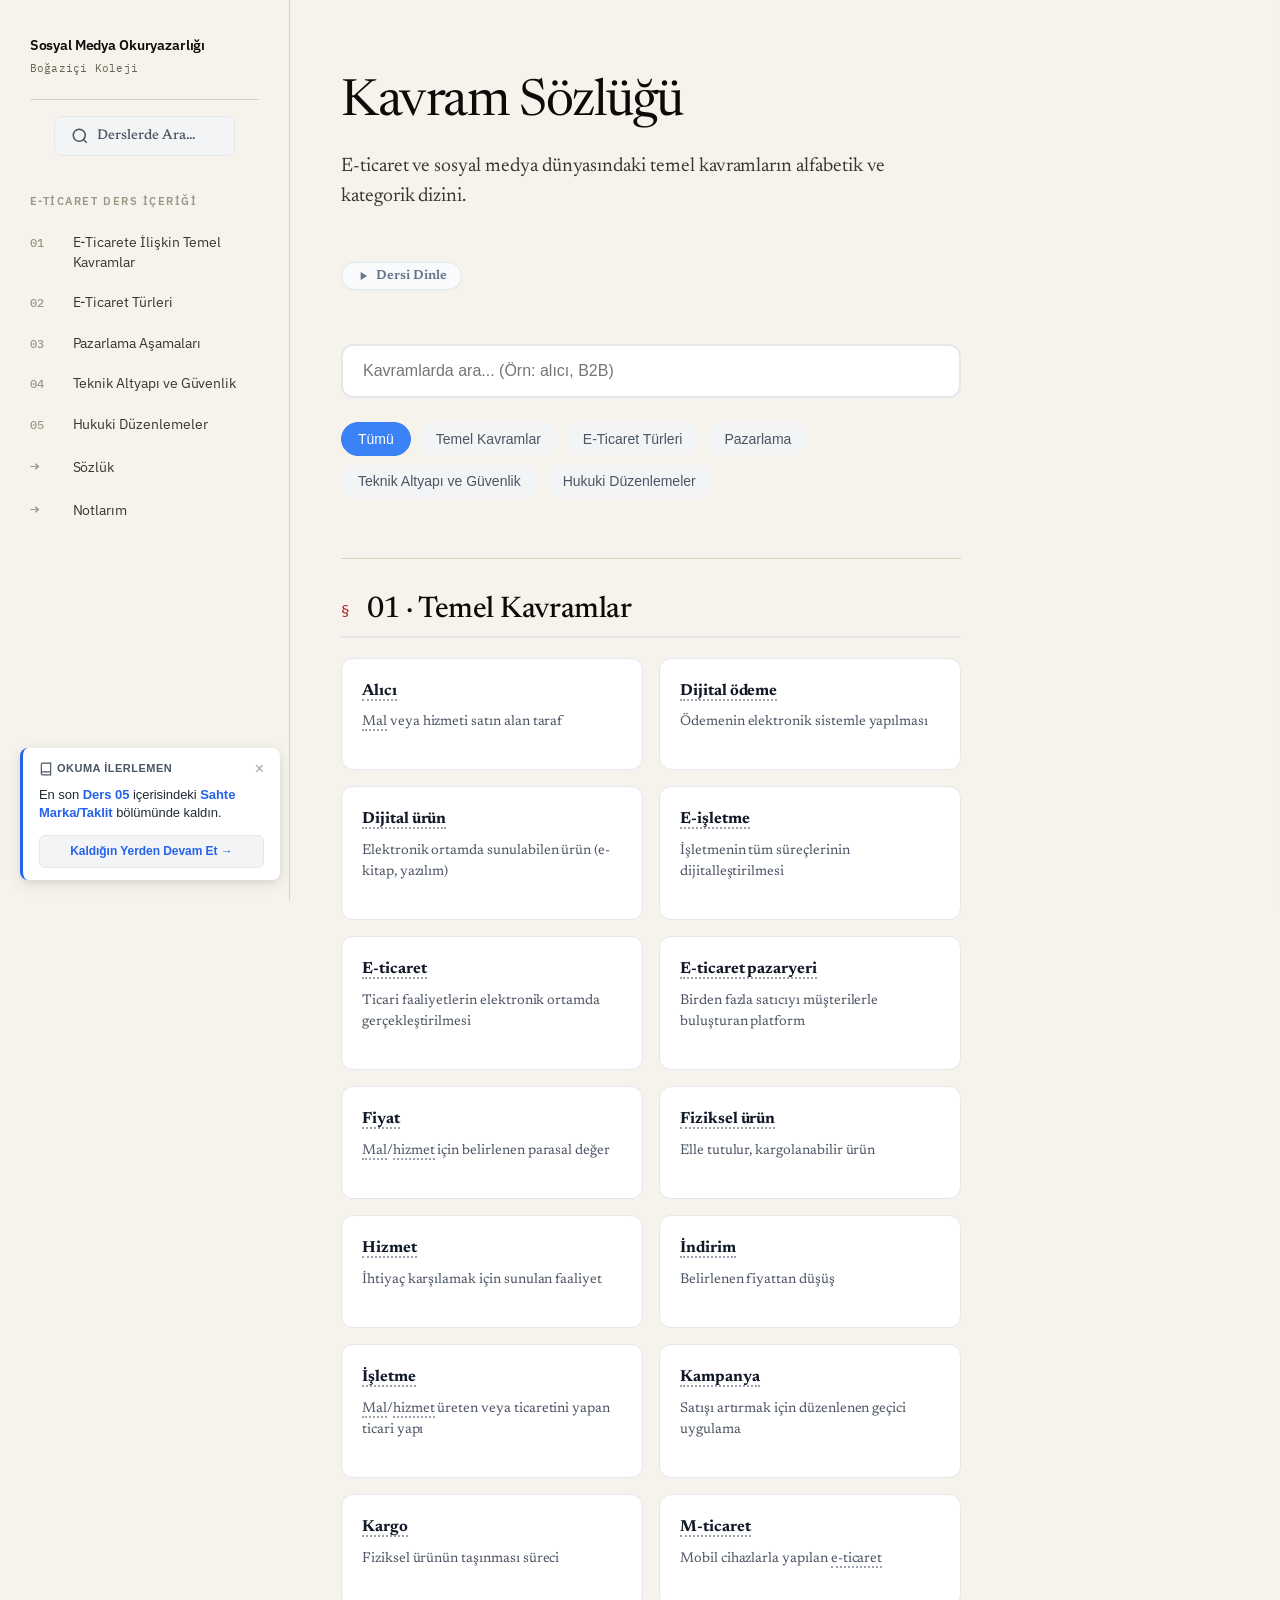
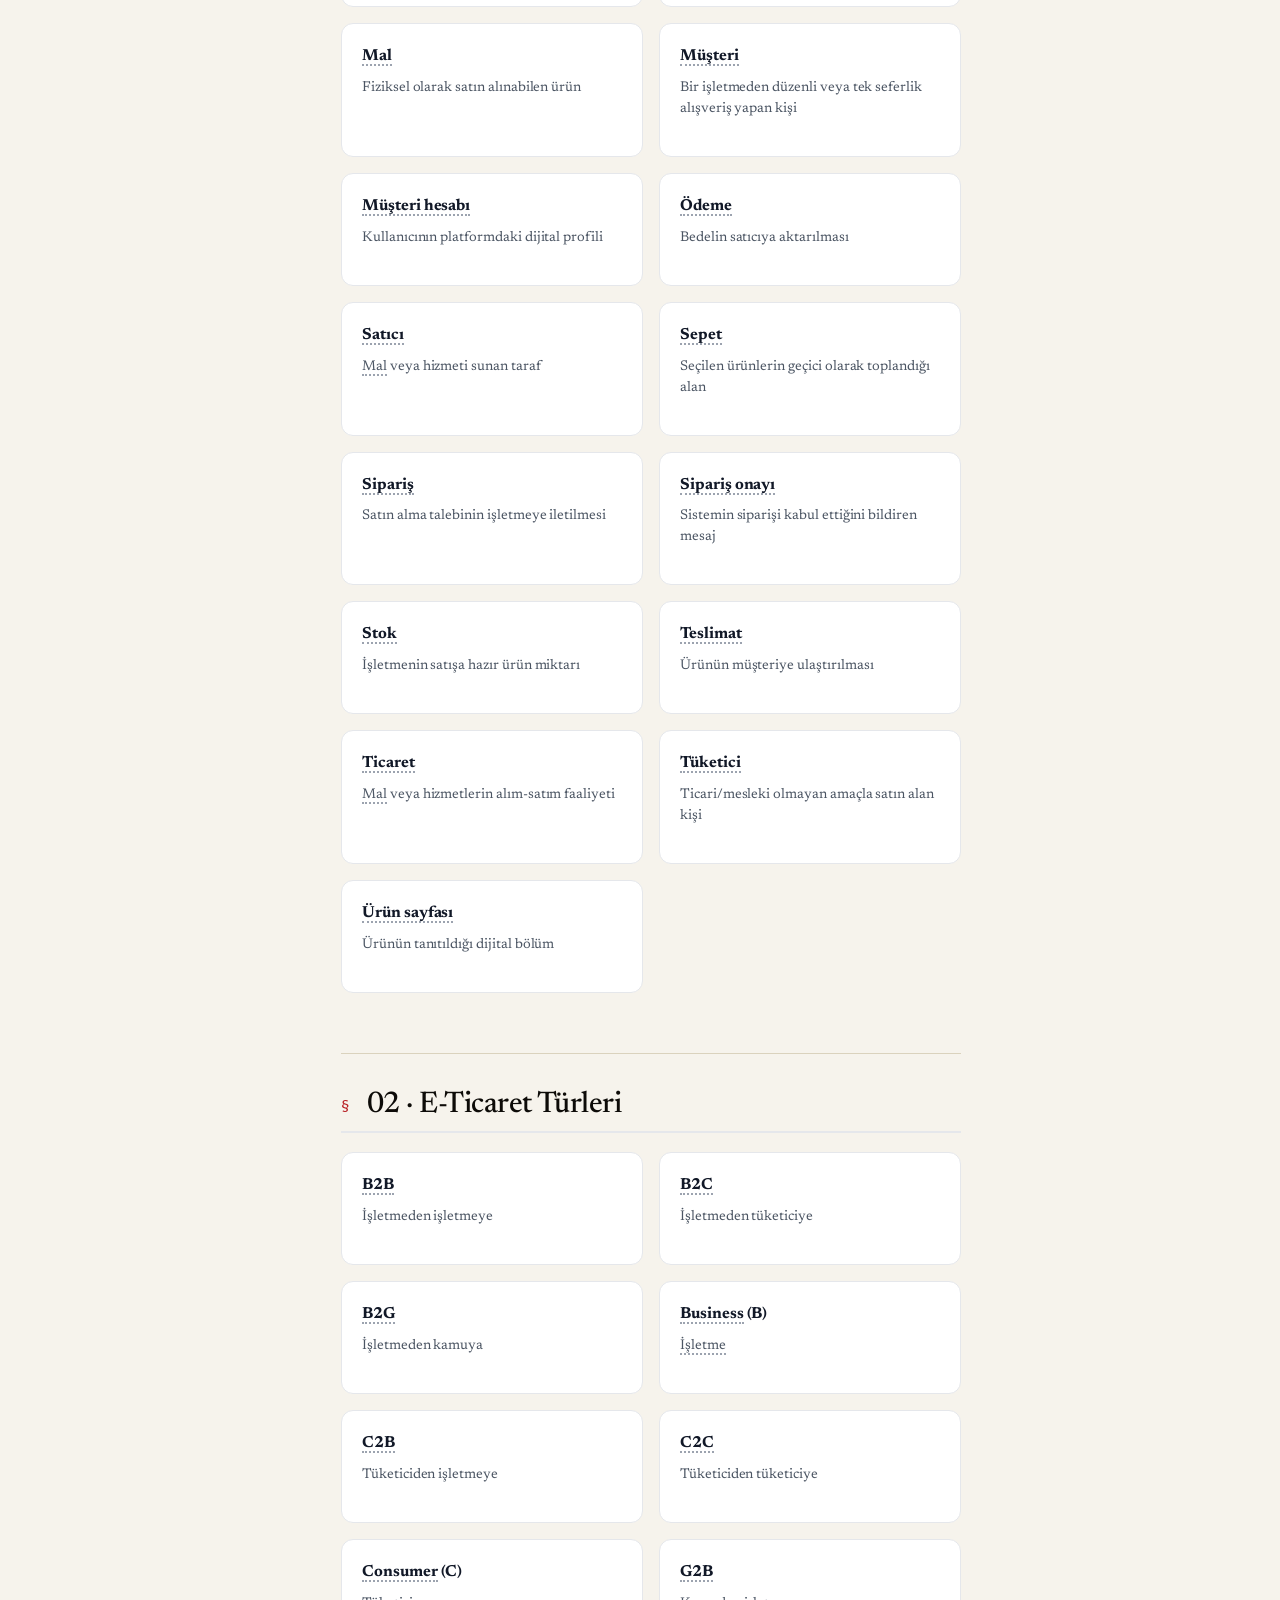
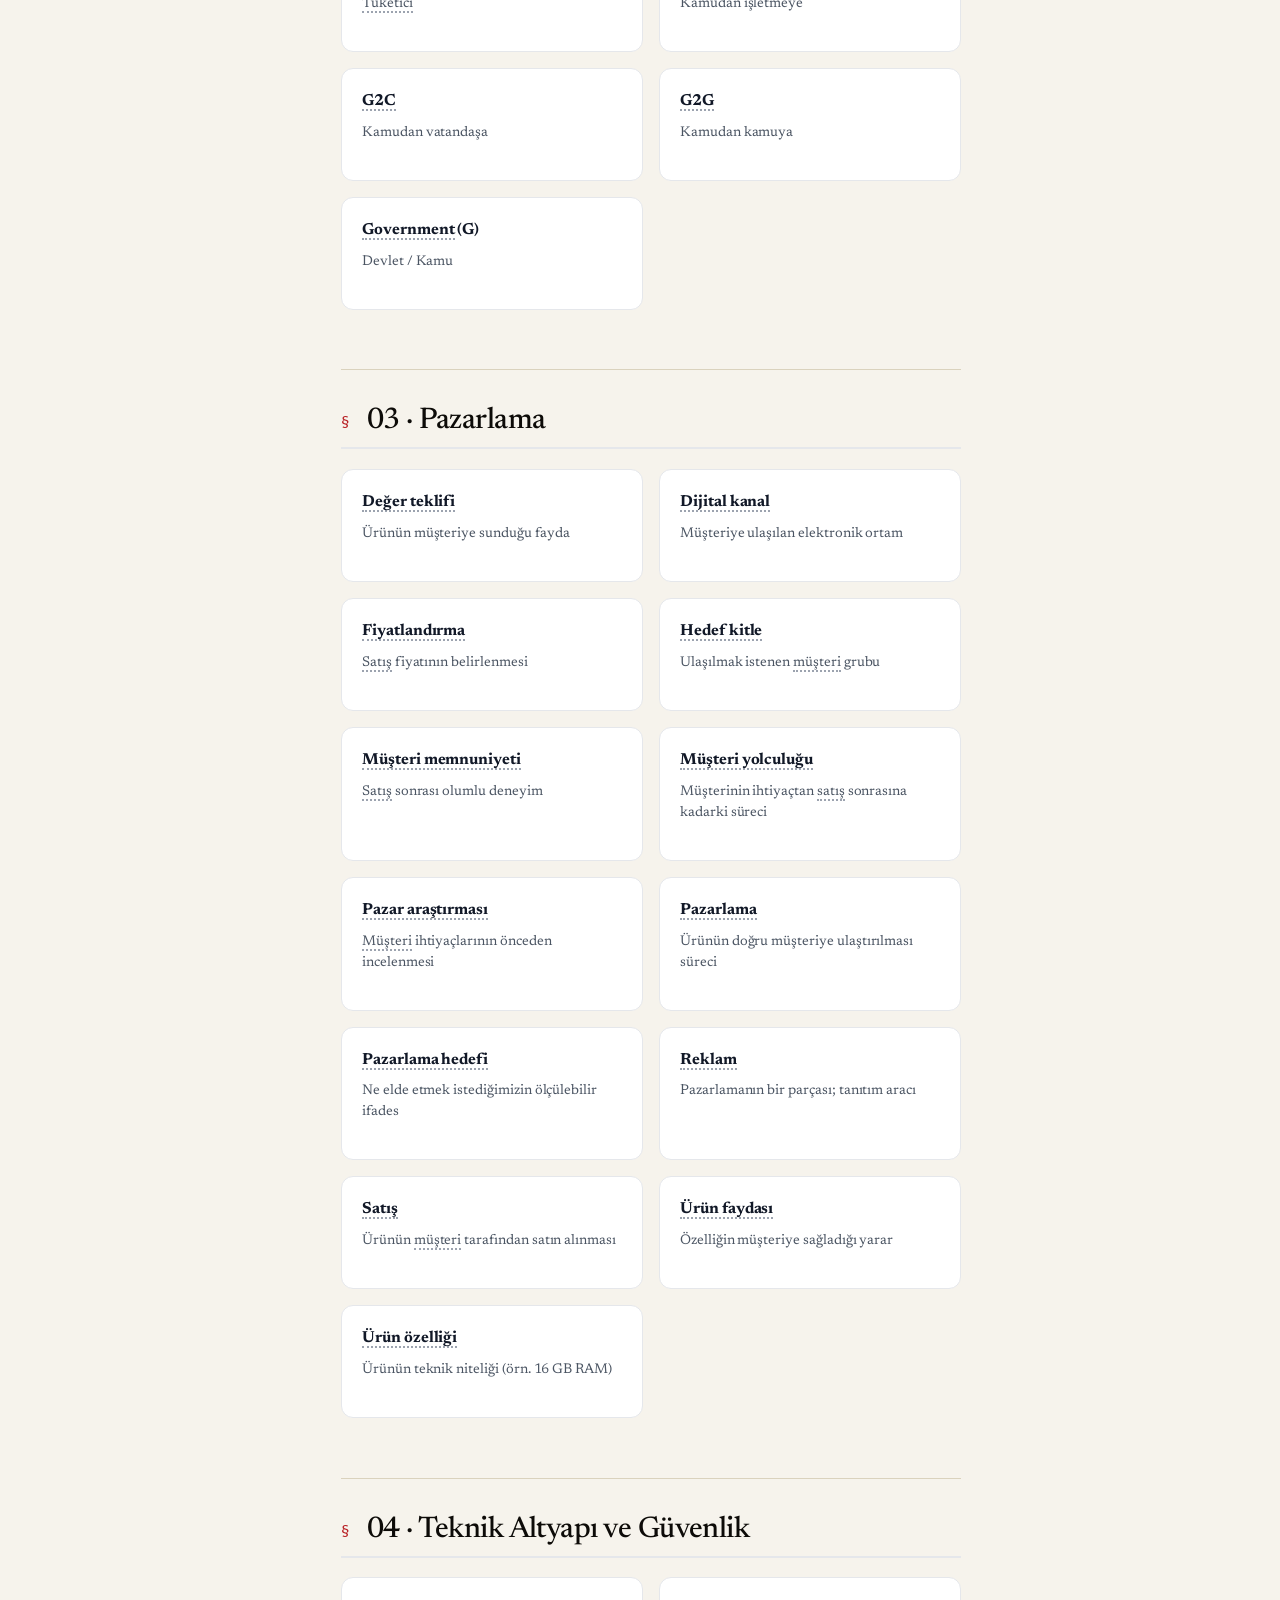
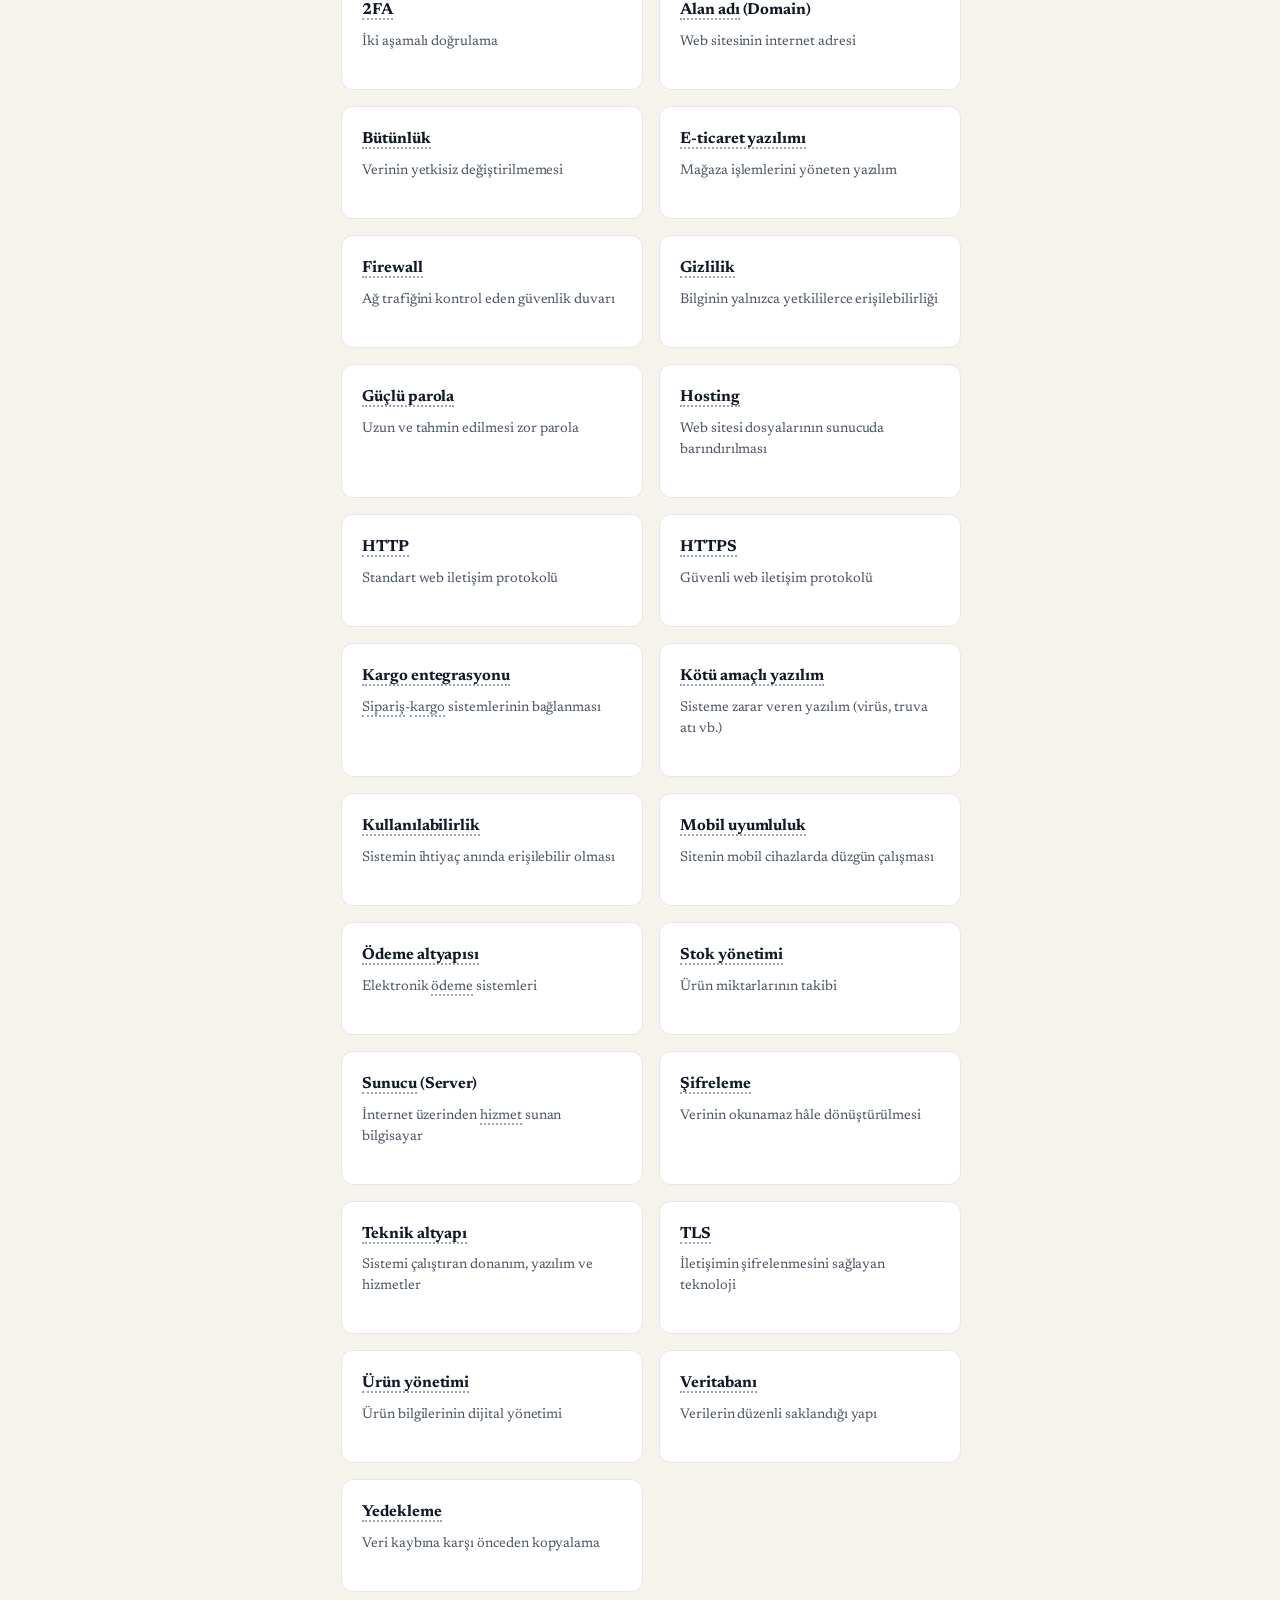
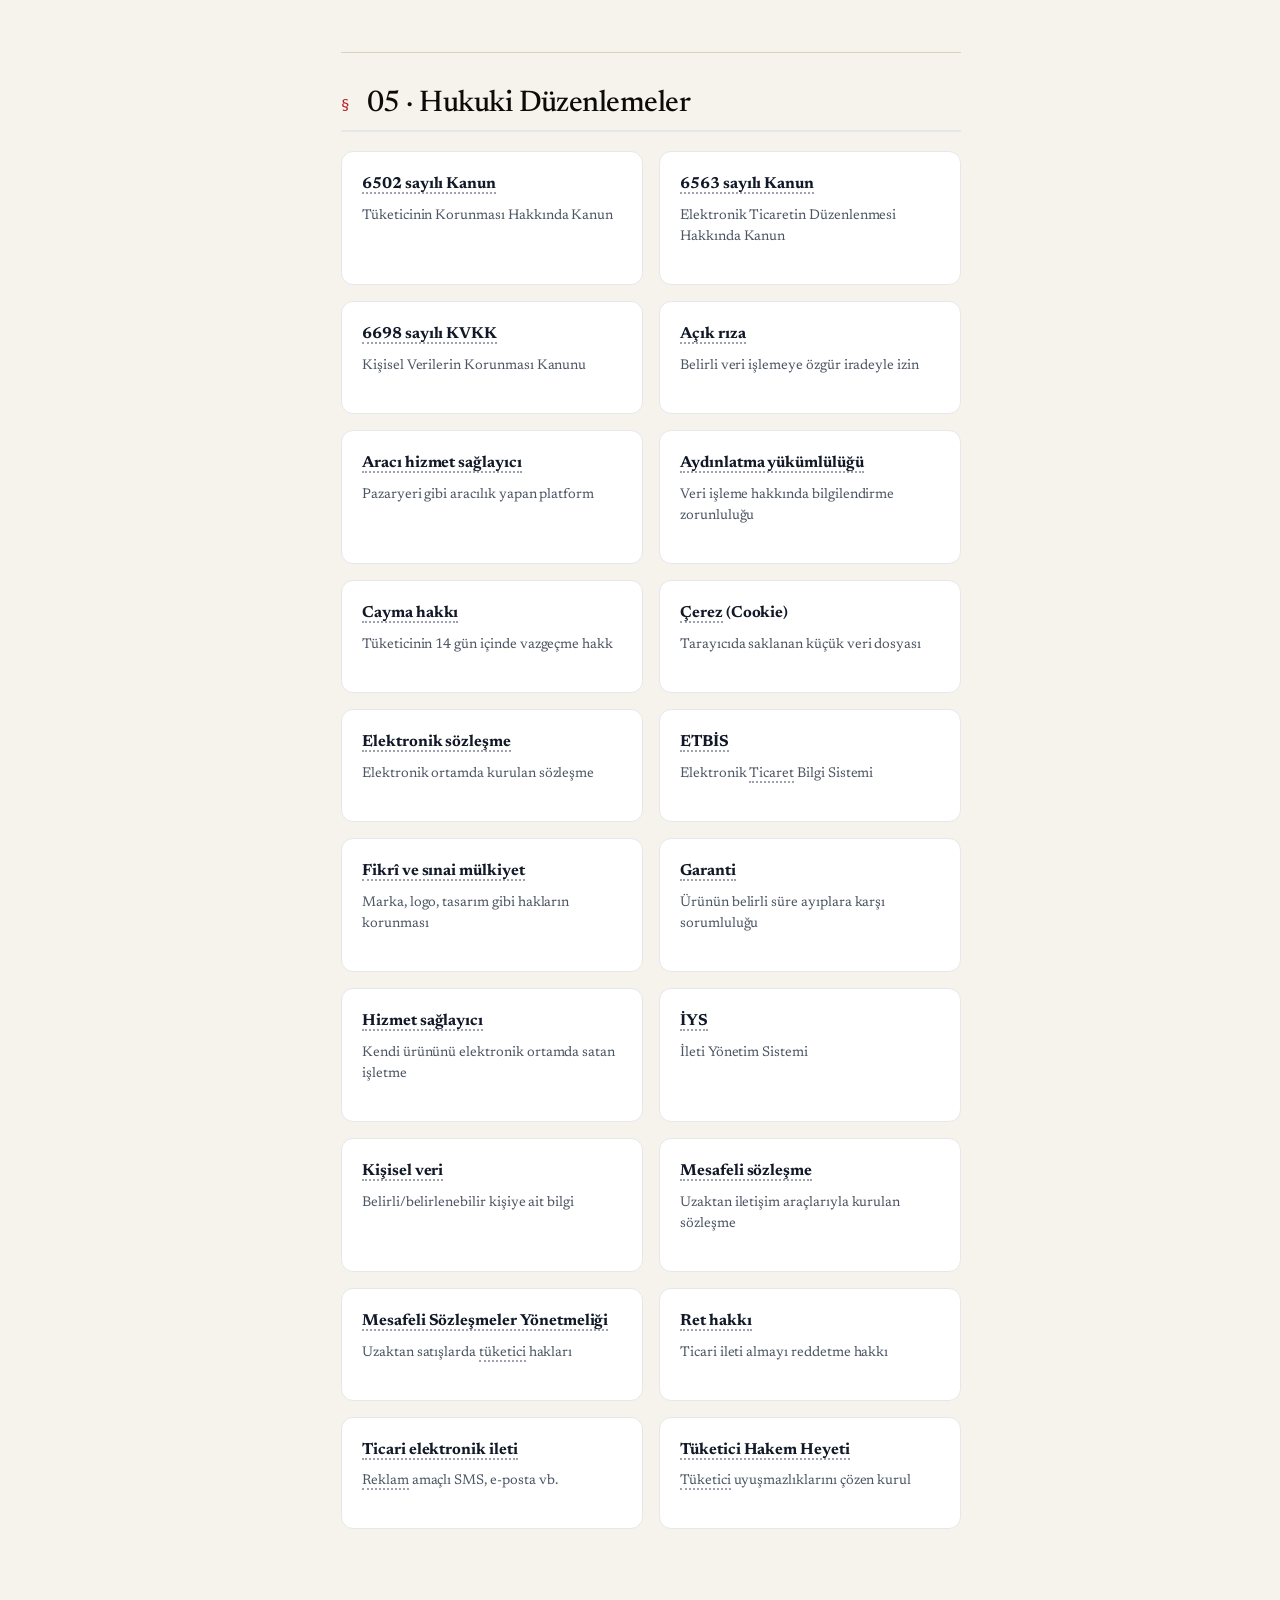
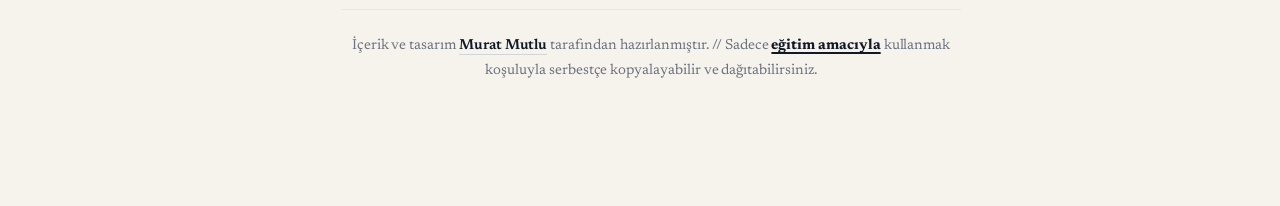
<file: sozluk.html>
﻿<!DOCTYPE html>
<html lang="tr">
<head>
  <meta charset="UTF-8">
  <meta name="viewport" content="width=device-width, initial-scale=1.0">
  <title>Kavram Sözlüğü - Sosyal Medya Okuryazarlığı</title>
  <link rel="stylesheet" href="style.css">
  <style>
    .glossary-search-box {
        width: 100%;
        padding: 16px 20px;
        font-size: 16px;
        border: 2px solid #e5e7eb;
        border-radius: 12px;
        margin-bottom: 24px;
        outline: none;
        transition: border-color 0.2s;
    }
    .glossary-search-box:focus {
        border-color: #3b82f6;
    }
    .glossary-chips {
        display: flex;
        flex-wrap: wrap;
        gap: 8px;
        margin-bottom: 32px;
    }
    .glossary-chip {
        padding: 8px 16px;
        border-radius: 20px;
        background: #f3f4f6;
        color: #4b5563;
        font-size: 14px;
        font-weight: 500;
        cursor: pointer;
        border: 1px solid transparent;
        transition: all 0.2s;
    }
    .glossary-chip:hover {
        background: #e5e7eb;
    }
    .glossary-chip.active {
        background: #3b82f6;
        color: white;
        border-color: #3b82f6;
    }
    .glossary-category-title {
        margin-top: 40px;
        margin-bottom: 20px;
        font-size: 20px;
        color: #1f2937;
        border-bottom: 2px solid #e5e7eb;
        padding-bottom: 8px;
    }
    .glossary-grid {
        display: grid;
        grid-template-columns: repeat(auto-fill, minmax(300px, 1fr));
        gap: 16px;
    }
    .glossary-card {
        background: white;
        border: 1px solid #e5e7eb;
        border-radius: 12px;
        padding: 20px;
        display: flex;
        flex-direction: column;
        transition: box-shadow 0.2s;
    }
    .glossary-card:hover {
        box-shadow: 0 4px 12px rgba(0,0,0,0.05);
    }
    .glossary-card-title {
        font-size: 16px;
        font-weight: 700;
        color: #111827;
        margin-bottom: 8px;
    }
    .glossary-card-def {
        font-size: 14px;
        color: #4b5563;
        line-height: 1.5;
        flex: 1;
        margin-bottom: 16px;
    }
    .glossary-card-link {
        display: inline-flex;
        align-items: center;
        font-size: 13px;
        font-weight: 600;
        color: #3b82f6;
        text-decoration: none;
        align-self: flex-start;
        padding: 4px 10px;
        background: #eff6ff;
        border-radius: 6px;
        transition: background 0.2s;
    }
    .glossary-card-link:hover {
        background: #dbeafe;
    }
    .no-results {
        padding: 40px;
        text-align: center;
        color: #6b7280;
        font-size: 16px;
        display: none;
    }
  </style>
</head>
<body>

<button class="rail-toggle" onclick="toggleRail()">&#9776;</button>
  <div class="shell">
    <aside class="rail" id="rail">
    <a href="index.html" class="rail-brand">
      <span class="rail-brand-text">
        <strong>Sosyal Medya Okuryazarlığı</strong>
        <span>Boğaziçi Koleji</span>
      </span>
    </a>

    <p class="rail-label">E-Ticaret Ders İçeriği</p>
    <nav class="rail-nav">
      <ol>
        <li><a href="ders1.html"><span class="num">01</span><span>E-Ticarete İlişkin Temel Kavramlar</span></a></li>
        <li><a href="ders2.html"><span class="num">02</span><span>E-Ticaret Türleri</span></a></li>
        <li><a href="ders3.html"><span class="num">03</span><span>Pazarlama Aşamaları</span></a></li>
        <li><a href="ders4.html"><span class="num">04</span><span>Teknik Altyapı ve Güvenlik</span></a></li>
        <li><a href="ders5.html"><span class="num">05</span><span>Hukuki Düzenlemeler</span></a></li>
        <li><a href="sozluk.html"><span class="num" style="background:transparent; font-size:16px; border:none; padding:0; width:24px;">&rarr;</span><span>Sözlük</span></a></li>
      </ol>
    </nav>
</aside>
    <main class="main">
      <div class="page-inner">
        <article class="doc">
          <header class="doc-head">
            <h1>Kavram Sözlüğü</h1>
            <p class="doc-lead">E-ticaret ve sosyal medya dünyasındaki temel kavramların alfabetik ve kategorik dizini.</p>
          </header>
          <div class="doc-body">
            <input type="text" id="g-search" class="glossary-search-box" placeholder="Kavramlarda ara... (Örn: alıcı, B2B)">
            <div class="glossary-chips" id="g-chips">
                <button class="glossary-chip active" data-cat="all">Tümü</button>
            </div>
            <div id="g-content"></div>
            <div id="g-no-results" class="no-results">Arama kriterlerine uygun kavram bulunamadı.</div>
          </div>
        </article>
      </div>
    </main>
  </div>

  <script src="accessibility.js"></script>
  <script src="search-data.js"></script>
  <script src="search.js"></script>
  <script src="progress.js"></script>

  <script>
    const gData = [{"category": "01 · Temel Kavramlar", "term": "E-ticaret", "def": "Ticari faaliyetlerin elektronik ortamda gerçekleştirilmesi", "link": "ders1.html"}, {"category": "01 · Temel Kavramlar", "term": "Ticaret", "def": "Mal veya hizmetlerin alım-satım faaliyeti", "link": "ders1.html"}, {"category": "01 · Temel Kavramlar", "term": "Satıcı", "def": "Mal veya hizmeti sunan taraf", "link": "ders1.html"}, {"category": "01 · Temel Kavramlar", "term": "Alıcı", "def": "Mal veya hizmeti satın alan taraf", "link": "ders1.html"}, {"category": "01 · Temel Kavramlar", "term": "Müşteri", "def": "Bir işletmeden düzenli veya tek seferlik alışveriş yapan kişi", "link": "ders1.html"}, {"category": "01 · Temel Kavramlar", "term": "Tüketici", "def": "Ticari/mesleki olmayan amaçla satın alan kişi", "link": "ders1.html"}, {"category": "01 · Temel Kavramlar", "term": "İşletme", "def": "Mal/hizmet üreten veya ticaretini yapan ticari yapı", "link": "ders1.html"}, {"category": "01 · Temel Kavramlar", "term": "Mal", "def": "Fiziksel olarak satın alınabilen ürün", "link": "ders1.html"}, {"category": "01 · Temel Kavramlar", "term": "Hizmet", "def": "İhtiyaç karşılamak için sunulan faaliyet", "link": "ders1.html"}, {"category": "01 · Temel Kavramlar", "term": "Dijital ürün", "def": "Elektronik ortamda sunulabilen ürün (e-kitap, yazılım)", "link": "ders1.html"}, {"category": "01 · Temel Kavramlar", "term": "Fiziksel ürün", "def": "Elle tutulur, kargolanabilir ürün", "link": "ders1.html"}, {"category": "01 · Temel Kavramlar", "term": "Ürün sayfası", "def": "Ürünün tanıtıldığı dijital bölüm", "link": "ders1.html"}, {"category": "01 · Temel Kavramlar", "term": "Sepet", "def": "Seçilen ürünlerin geçici olarak toplandığı alan", "link": "ders1.html"}, {"category": "01 · Temel Kavramlar", "term": "Sipariş", "def": "Satın alma talebinin işletmeye iletilmesi", "link": "ders1.html"}, {"category": "01 · Temel Kavramlar", "term": "Sipariş onayı", "def": "Sistemin siparişi kabul ettiğini bildiren mesaj", "link": "ders1.html"}, {"category": "01 · Temel Kavramlar", "term": "Ödeme", "def": "Bedelin satıcıya aktarılması", "link": "ders1.html"}, {"category": "01 · Temel Kavramlar", "term": "Dijital ödeme", "def": "Ödemenin elektronik sistemle yapılması", "link": "ders1.html"}, {"category": "01 · Temel Kavramlar", "term": "Kargo", "def": "Fiziksel ürünün taşınması süreci", "link": "ders1.html"}, {"category": "01 · Temel Kavramlar", "term": "Teslimat", "def": "Ürünün müşteriye ulaştırılması", "link": "ders1.html"}, {"category": "01 · Temel Kavramlar", "term": "Fiyat", "def": "Mal/hizmet için belirlenen parasal değer", "link": "ders1.html"}, {"category": "01 · Temel Kavramlar", "term": "Stok", "def": "İşletmenin satışa hazır ürün miktarı", "link": "ders1.html"}, {"category": "01 · Temel Kavramlar", "term": "İndirim", "def": "Belirlenen fiyattan düşüş", "link": "ders1.html"}, {"category": "01 · Temel Kavramlar", "term": "Kampanya", "def": "Satışı artırmak için düzenlenen geçici uygulama", "link": "ders1.html"}, {"category": "01 · Temel Kavramlar", "term": "M-ticaret", "def": "Mobil cihazlarla yapılan e-ticaret", "link": "ders1.html"}, {"category": "01 · Temel Kavramlar", "term": "E-ticaret pazaryeri", "def": "Birden fazla satıcıyı müşterilerle buluşturan platform", "link": "ders1.html"}, {"category": "01 · Temel Kavramlar", "term": "Müşteri hesabı", "def": "Kullanıcının platformdaki dijital profili", "link": "ders1.html"}, {"category": "01 · Temel Kavramlar", "term": "E-işletme", "def": "İşletmenin tüm süreçlerinin dijitalleştirilmesi", "link": "ders1.html"}, {"category": "02 · E-Ticaret Türleri", "term": "B2C", "def": "İşletmeden tüketiciye", "link": "ders2.html"}, {"category": "02 · E-Ticaret Türleri", "term": "B2B", "def": "İşletmeden işletmeye", "link": "ders2.html"}, {"category": "02 · E-Ticaret Türleri", "term": "C2C", "def": "Tüketiciden tüketiciye", "link": "ders2.html"}, {"category": "02 · E-Ticaret Türleri", "term": "C2B", "def": "Tüketiciden işletmeye", "link": "ders2.html"}, {"category": "02 · E-Ticaret Türleri", "term": "B2G", "def": "İşletmeden kamuya", "link": "ders2.html"}, {"category": "02 · E-Ticaret Türleri", "term": "G2B", "def": "Kamudan işletmeye", "link": "ders2.html"}, {"category": "02 · E-Ticaret Türleri", "term": "G2C", "def": "Kamudan vatandaşa", "link": "ders2.html"}, {"category": "02 · E-Ticaret Türleri", "term": "G2G", "def": "Kamudan kamuya", "link": "ders2.html"}, {"category": "02 · E-Ticaret Türleri", "term": "Business (B)", "def": "İşletme", "link": "ders2.html"}, {"category": "02 · E-Ticaret Türleri", "term": "Consumer (C)", "def": "Tüketici", "link": "ders2.html"}, {"category": "02 · E-Ticaret Türleri", "term": "Government (G)", "def": "Devlet / Kamu", "link": "ders2.html"}, {"category": "03 · Pazarlama", "term": "Pazarlama", "def": "Ürünün doğru müşteriye ulaştırılması süreci", "link": "ders3.html"}, {"category": "03 · Pazarlama", "term": "Reklam", "def": "Pazarlamanın bir parçası; tanıtım aracı", "link": "ders3.html"}, {"category": "03 · Pazarlama", "term": "Satış", "def": "Ürünün müşteri tarafından satın alınması", "link": "ders3.html"}, {"category": "03 · Pazarlama", "term": "Pazar araştırması", "def": "Müşteri ihtiyaçlarının önceden incelenmesi", "link": "ders3.html"}, {"category": "03 · Pazarlama", "term": "Hedef kitle", "def": "Ulaşılmak istenen müşteri grubu", "link": "ders3.html"}, {"category": "03 · Pazarlama", "term": "Pazarlama hedefi", "def": "Ne elde etmek istediğimizin ölçülebilir ifades", "link": "ders3.html"}, {"category": "03 · Pazarlama", "term": "Değer teklifi", "def": "Ürünün müşteriye sunduğu fayda", "link": "ders3.html"}, {"category": "03 · Pazarlama", "term": "Ürün özelliği", "def": "Ürünün teknik niteliği (örn. 16 GB RAM)", "link": "ders3.html"}, {"category": "03 · Pazarlama", "term": "Ürün faydası", "def": "Özelliğin müşteriye sağladığı yarar", "link": "ders3.html"}, {"category": "03 · Pazarlama", "term": "Fiyatlandırma", "def": "Satış fiyatının belirlenmesi", "link": "ders3.html"}, {"category": "03 · Pazarlama", "term": "Dijital kanal", "def": "Müşteriye ulaşılan elektronik ortam", "link": "ders3.html"}, {"category": "03 · Pazarlama", "term": "Müşteri memnuniyeti", "def": "Satış sonrası olumlu deneyim", "link": "ders3.html"}, {"category": "03 · Pazarlama", "term": "Müşteri yolculuğu", "def": "Müşterinin ihtiyaçtan satış sonrasına kadarki süreci", "link": "ders3.html"}, {"category": "04 · Teknik Altyapı ve Güvenlik", "term": "Teknik altyapı", "def": "Sistemi çalıştıran donanım, yazılım ve hizmetler", "link": "ders4.html"}, {"category": "04 · Teknik Altyapı ve Güvenlik", "term": "Alan adı (Domain)", "def": "Web sitesinin internet adresi", "link": "ders4.html"}, {"category": "04 · Teknik Altyapı ve Güvenlik", "term": "Sunucu (Server)", "def": "İnternet üzerinden hizmet sunan bilgisayar", "link": "ders4.html"}, {"category": "04 · Teknik Altyapı ve Güvenlik", "term": "Hosting", "def": "Web sitesi dosyalarının sunucuda barındırılması", "link": "ders4.html"}, {"category": "04 · Teknik Altyapı ve Güvenlik", "term": "E-ticaret yazılımı", "def": "Mağaza işlemlerini yöneten yazılım", "link": "ders4.html"}, {"category": "04 · Teknik Altyapı ve Güvenlik", "term": "Veritabanı", "def": "Verilerin düzenli saklandığı yapı", "link": "ders4.html"}, {"category": "04 · Teknik Altyapı ve Güvenlik", "term": "Ürün yönetimi", "def": "Ürün bilgilerinin dijital yönetimi", "link": "ders4.html"}, {"category": "04 · Teknik Altyapı ve Güvenlik", "term": "Stok yönetimi", "def": "Ürün miktarlarının takibi", "link": "ders4.html"}, {"category": "04 · Teknik Altyapı ve Güvenlik", "term": "Ödeme altyapısı", "def": "Elektronik ödeme sistemleri", "link": "ders4.html"}, {"category": "04 · Teknik Altyapı ve Güvenlik", "term": "HTTPS", "def": "Güvenli web iletişim protokolü", "link": "ders4.html"}, {"category": "04 · Teknik Altyapı ve Güvenlik", "term": "HTTP", "def": "Standart web iletişim protokolü", "link": "ders4.html"}, {"category": "04 · Teknik Altyapı ve Güvenlik", "term": "TLS", "def": "İletişimin şifrelenmesini sağlayan teknoloji", "link": "ders4.html"}, {"category": "04 · Teknik Altyapı ve Güvenlik", "term": "Şifreleme", "def": "Verinin okunamaz hâle dönüştürülmesi", "link": "ders4.html"}, {"category": "04 · Teknik Altyapı ve Güvenlik", "term": "Güçlü parola", "def": "Uzun ve tahmin edilmesi zor parola", "link": "ders4.html"}, {"category": "04 · Teknik Altyapı ve Güvenlik", "term": "2FA", "def": "İki aşamalı doğrulama", "link": "ders4.html"}, {"category": "04 · Teknik Altyapı ve Güvenlik", "term": "Firewall", "def": "Ağ trafiğini kontrol eden güvenlik duvarı", "link": "ders4.html"}, {"category": "04 · Teknik Altyapı ve Güvenlik", "term": "Kötü amaçlı yazılım", "def": "Sisteme zarar veren yazılım (virüs, truva atı vb.)", "link": "ders4.html"}, {"category": "04 · Teknik Altyapı ve Güvenlik", "term": "Yedekleme", "def": "Veri kaybına karşı önceden kopyalama", "link": "ders4.html"}, {"category": "04 · Teknik Altyapı ve Güvenlik", "term": "Kargo entegrasyonu", "def": "Sipariş-kargo sistemlerinin bağlanması", "link": "ders4.html"}, {"category": "04 · Teknik Altyapı ve Güvenlik", "term": "Mobil uyumluluk", "def": "Sitenin mobil cihazlarda düzgün çalışması", "link": "ders4.html"}, {"category": "04 · Teknik Altyapı ve Güvenlik", "term": "Gizlilik", "def": "Bilginin yalnızca yetkililerce erişilebilirliği", "link": "ders4.html"}, {"category": "04 · Teknik Altyapı ve Güvenlik", "term": "Bütünlük", "def": "Verinin yetkisiz değiştirilmemesi", "link": "ders4.html"}, {"category": "04 · Teknik Altyapı ve Güvenlik", "term": "Kullanılabilirlik", "def": "Sistemin ihtiyaç anında erişilebilir olması", "link": "ders4.html"}, {"category": "05 · Hukuki Düzenlemeler", "term": "6563 sayılı Kanun", "def": "Elektronik Ticaretin Düzenlenmesi Hakkında Kanun", "link": "ders5.html"}, {"category": "05 · Hukuki Düzenlemeler", "term": "6502 sayılı Kanun", "def": "Tüketicinin Korunması Hakkında Kanun", "link": "ders5.html"}, {"category": "05 · Hukuki Düzenlemeler", "term": "Mesafeli Sözleşmeler Yönetmeliği", "def": "Uzaktan satışlarda tüketici hakları", "link": "ders5.html"}, {"category": "05 · Hukuki Düzenlemeler", "term": "6698 sayılı KVKK", "def": "Kişisel Verilerin Korunması Kanunu", "link": "ders5.html"}, {"category": "05 · Hukuki Düzenlemeler", "term": "ETBİS", "def": "Elektronik Ticaret Bilgi Sistemi", "link": "ders5.html"}, {"category": "05 · Hukuki Düzenlemeler", "term": "İYS", "def": "İleti Yönetim Sistemi", "link": "ders5.html"}, {"category": "05 · Hukuki Düzenlemeler", "term": "Hizmet sağlayıcı", "def": "Kendi ürününü elektronik ortamda satan işletme", "link": "ders5.html"}, {"category": "05 · Hukuki Düzenlemeler", "term": "Aracı hizmet sağlayıcı", "def": "Pazaryeri gibi aracılık yapan platform", "link": "ders5.html"}, {"category": "05 · Hukuki Düzenlemeler", "term": "Mesafeli sözleşme", "def": "Uzaktan iletişim araçlarıyla kurulan sözleşme", "link": "ders5.html"}, {"category": "05 · Hukuki Düzenlemeler", "term": "Elektronik sözleşme", "def": "Elektronik ortamda kurulan sözleşme", "link": "ders5.html"}, {"category": "05 · Hukuki Düzenlemeler", "term": "Cayma hakkı", "def": "Tüketicinin 14 gün içinde vazgeçme hakk", "link": "ders5.html"}, {"category": "05 · Hukuki Düzenlemeler", "term": "Garanti", "def": "Ürünün belirli süre ayıplara karşı sorumluluğu", "link": "ders5.html"}, {"category": "05 · Hukuki Düzenlemeler", "term": "Ticari elektronik ileti", "def": "Reklam amaçlı SMS, e-posta vb.", "link": "ders5.html"}, {"category": "05 · Hukuki Düzenlemeler", "term": "Ret hakkı", "def": "Ticari ileti almayı reddetme hakkı", "link": "ders5.html"}, {"category": "05 · Hukuki Düzenlemeler", "term": "Kişisel veri", "def": "Belirli/belirlenebilir kişiye ait bilgi", "link": "ders5.html"}, {"category": "05 · Hukuki Düzenlemeler", "term": "Aydınlatma yükümlülüğü", "def": "Veri işleme hakkında bilgilendirme zorunluluğu", "link": "ders5.html"}, {"category": "05 · Hukuki Düzenlemeler", "term": "Açık rıza", "def": "Belirli veri işlemeye özgür iradeyle izin", "link": "ders5.html"}, {"category": "05 · Hukuki Düzenlemeler", "term": "Çerez (Cookie)", "def": "Tarayıcıda saklanan küçük veri dosyası", "link": "ders5.html"}, {"category": "05 · Hukuki Düzenlemeler", "term": "Fikrî ve sınai mülkiyet", "def": "Marka, logo, tasarım gibi hakların korunması", "link": "ders5.html"}, {"category": "05 · Hukuki Düzenlemeler", "term": "Tüketici Hakem Heyeti", "def": "Tüketici uyuşmazlıklarını çözen kurul", "link": "ders5.html"}];
    
    // Sort items alphabetically globally
    gData.sort((a, b) => a.term.localeCompare(b.term, 'tr'));

    // Extract unique categories
    const categories = [...new Set(gData.map(i => i.category))].sort();

    // Render Chips
    const chipsContainer = document.getElementById('g-chips');
    categories.forEach(cat => {
        const btn = document.createElement('button');
        btn.className = 'glossary-chip';
        btn.setAttribute('data-cat', cat);
        // "01 · Temel Kavramlar" -> "Temel Kavramlar"
        btn.textContent = cat.split('·')[1].trim(); 
        chipsContainer.appendChild(btn);
    });

    // Helper: Turkish lowercase normalization
    const normalizeTr = (text) => text.replace(/İ/g, 'i').replace(/I/g, 'ı').toLowerCase();

    const gContent = document.getElementById('g-content');
    const gSearch = document.getElementById('g-search');
    const gNoResults = document.getElementById('g-no-results');
    
    let activeCat = 'all';
    let searchQuery = '';

    const render = () => {
        gContent.innerHTML = '';
        
        let filtered = gData;
        
        if (activeCat !== 'all') {
            filtered = filtered.filter(i => i.category === activeCat);
        }
        
        if (searchQuery) {
            const sq = normalizeTr(searchQuery);
            filtered = filtered.filter(i => 
                normalizeTr(i.term).includes(sq) || 
                normalizeTr(i.def).includes(sq)
            );
        }

        if (filtered.length === 0) {
            gNoResults.style.display = 'block';
            return;
        } else {
            gNoResults.style.display = 'none';
        }

        // Group by category for display
        const grouped = {};
        filtered.forEach(item => {
            if (!grouped[item.category]) grouped[item.category] = [];
            grouped[item.category].push(item);
        });

        Object.keys(grouped).sort().forEach(cat => {
            const catTitle = document.createElement('h2');
            catTitle.className = 'glossary-category-title';
            catTitle.textContent = cat;
            gContent.appendChild(catTitle);

            const grid = document.createElement('div');
            grid.className = 'glossary-grid';

            // Alphabetize within category
            grouped[cat].sort((a, b) => a.term.localeCompare(b.term, 'tr')).forEach(item => {
                // Determine short lesson name
                const lessonNum = item.category.split('·')[0].trim();
                const lessonName = "Ders " + lessonNum;

                const card = document.createElement('div');
                card.className = 'glossary-card';
                card.innerHTML = `
                    <div class="glossary-card-title">${item.term}</div>
                    <div class="glossary-card-def">${item.def}</div>
                    
                `;
                grid.appendChild(card);
            });

            gContent.appendChild(grid);
        });
    };

    // Event Listeners
    gSearch.addEventListener('input', (e) => {
        searchQuery = e.target.value;
        render();
    });

    chipsContainer.addEventListener('click', (e) => {
        if (e.target.tagName === 'BUTTON') {
            document.querySelectorAll('.glossary-chip').forEach(c => c.classList.remove('active'));
            e.target.classList.add('active');
            activeCat = e.target.getAttribute('data-cat');
            render();
        }
    });

    render();
  </script>
<script src="highlighter.js"></script>
<script src="tts.js"></script>
<script src="glossary-data.js"></script>
<script src="auto-tooltip.js"></script>
<script src="notebook.js"></script>
<script src="footer.js"></script>
<script>
function toggleRail() { document.getElementById('rail').classList.toggle('open'); }
</script>
</body>
</html>
</file>
<file: style.css>
@import url('https://fonts.googleapis.com/css2?family=Newsreader:ital,opsz,wght@0,6..72,400;0,6..72,500;0,6..72,600;0,6..72,700;1,6..72,400;1,6..72,500&family=IBM+Plex+Sans:wght@400;500;600;700&family=IBM+Plex+Mono:wght@400;500;600&display=swap');

:root {
  --paper: #f6f3ec;
  --paper-2: #efeade;
  --paper-3: #e5dfcd;

  --ink: #0d0b08;
  --ink-2: #3a352d;
  --ink-3: #6a6455;
  --ink-4: #9d9684;

  --rule: #dad2bd;
  --rule-2: #b9b09a;

  --red: #b81f24;
  --red-dark: #8a161a;
  --red-soft: #f4e3e0;

  --rail-w: 290px;
  --content-w: 720px;
  --margin-w: 200px;

  --serif: 'Newsreader', 'Iowan Old Style', Georgia, serif;
  --sans: 'IBM Plex Sans', -apple-system, system-ui, sans-serif;
  --mono: 'IBM Plex Mono', 'SF Mono', Menlo, monospace;
}

*, *::before, *::after { margin: 0; padding: 0; box-sizing: border-box; }

html {
  scroll-behavior: smooth;
  font-size: 17px;
  -webkit-text-size-adjust: 100%;
}

body {
  font-family: var(--serif);
  font-size: 1rem;
  line-height: 1.62;
  color: var(--ink);
  background: var(--paper);
  font-optical-sizing: auto;
  font-variant-numeric: oldstyle-nums;
  letter-spacing: -0.003em;
  -webkit-font-smoothing: antialiased;
  -moz-osx-font-smoothing: grayscale;
  min-height: 100vh;
}

/* ═══════════ PROGRESS ═══════════ */
.progress {
  position: fixed;
  top: 0; left: 0; right: 0;
  height: 2px;
  z-index: 300;
}
.progress-bar {
  height: 100%;
  width: 0;
  background: var(--red);
  transition: width 0.08s linear;
}

/* ═══════════ SHELL ═══════════ */
.shell {
  display: grid;
  grid-template-columns: var(--rail-w) minmax(0, 1fr);
  min-height: 100vh;
}

/* ═══════════ RAIL ═══════════ */
.rail {
  position: fixed;
  top: 0; left: 0;
  width: var(--rail-w);
  height: 100vh;
  padding: 2rem 1.75rem 1.5rem;
  background: var(--paper);
  border-right: 1px solid var(--rule);
  display: flex;
  flex-direction: column;
  overflow-y: auto;
  z-index: 100;
  scrollbar-width: thin;
  scrollbar-color: var(--rule-2) transparent;
}
.rail::-webkit-scrollbar { width: 3px; }
.rail::-webkit-scrollbar-thumb { background: var(--rule-2); }

.rail-brand {
  display: flex;
  align-items: flex-start;
  gap: 0.65rem;
  padding-bottom: 1.25rem;
  border-bottom: 1px solid var(--rule);
  text-decoration: none;
  color: var(--ink);
}
.rail-mark {
  flex-shrink: 0;
  width: 32px; height: 32px;
  display: grid;
  place-items: center;
  background: var(--ink);
  color: var(--paper);
  font-family: var(--serif);
  font-size: 1.05rem;
  font-weight: 500;
  line-height: 1;
  padding-bottom: 3px;
}
.rail-brand-text { display: flex; flex-direction: column; gap: 0.15rem; }
.rail-brand-text strong {
  font-family: var(--sans);
  font-size: 0.82rem;
  font-weight: 600;
  letter-spacing: -0.01em;
  color: var(--ink);
}
.rail-brand-text span {
  font-family: var(--mono);
  font-size: 0.66rem;
  color: var(--ink-3);
  letter-spacing: 0.02em;
}

.rail-label {
  font-family: var(--sans);
  font-size: 0.64rem;
  font-weight: 600;
  letter-spacing: 0.14em;
  text-transform: uppercase;
  color: var(--ink-4);
  padding: 1.75rem 0 0.75rem;
}

.rail-nav ol, .rail-nav ul { list-style: none; }
.rail-nav li { margin-bottom: 1px; }
.rail-nav a {
  display: grid;
  grid-template-columns: 30px 1fr;
  gap: 0.75rem;
  align-items: baseline;
  padding: 0.55rem 0;
  color: var(--ink-2);
  text-decoration: none;
  font-family: var(--sans);
  font-size: 0.83rem;
  font-weight: 400;
  line-height: 1.4;
  border-bottom: 1px solid transparent;
  transition: color 0.15s, border-color 0.15s;
}
.rail-nav a .num {
  font-family: var(--mono);
  font-size: 0.7rem;
  font-weight: 500;
  color: var(--ink-4);
  letter-spacing: 0.02em;
  padding-top: 2px;
}
.rail-nav a:hover { color: var(--ink); }
.rail-nav a:hover .num { color: var(--ink-2); }
.rail-nav a.active { color: var(--ink); font-weight: 500; }
.rail-nav a.active .num { color: var(--red); font-weight: 600; }
.rail-nav a.active::after {
  content: '';
  grid-column: 1 / -1;
  height: 1px;
  background: var(--ink);
  margin-top: 0.35rem;
  margin-left: -0.65rem;
  width: 1.2rem;
}

.rail-sub { margin-top: 0.75rem; padding-top: 0.5rem; }
.rail-sub ol { max-height: 45vh; overflow-y: auto; padding-right: 0.25rem; }
.rail-sub a {
  grid-template-columns: 32px 1fr;
  font-size: 0.78rem;
  padding: 0.35rem 0;
  color: var(--ink-3);
}
.rail-sub a.active { color: var(--red); font-weight: 500; }
.rail-sub a.active .num { color: var(--red); }
.rail-sub a.active::after { display: none; }

.rail-foot {
  margin-top: auto;
  padding-top: 1.25rem;
  border-top: 1px solid var(--rule);
  font-family: var(--mono);
  font-size: 0.64rem;
  color: var(--ink-4);
  line-height: 1.5;
  letter-spacing: 0.01em;
}
.rail-foot p { margin-bottom: 0.25rem; }

/* ═══════════ MAIN ═══════════ */
.main {
  grid-column: 2;
  padding: 4.5rem 3rem 6rem;
  min-width: 0;
}

.page-inner {
  display: grid;
  grid-template-columns: minmax(0, var(--content-w)) var(--margin-w);
  gap: 4rem;
  justify-content: center;
  align-items: start;
  max-width: calc(var(--content-w) + var(--margin-w) + 4rem);
  margin: 0 auto;
}
.page-inner.no-margin { grid-template-columns: minmax(0, 760px); }

/* ═══════════ KAPAK ═══════════ */
.cover { padding-top: 2rem; max-width: 780px; }
.cover-eyebrow {
  font-family: var(--sans);
  font-size: 0.68rem;
  font-weight: 600;
  letter-spacing: 0.18em;
  text-transform: uppercase;
  color: var(--red);
  margin-bottom: 2rem;
  display: flex;
  align-items: center;
  gap: 0.6rem;
}
.cover-eyebrow::before {
  content: '';
  width: 24px;
  height: 1px;
  background: var(--red);
}
.cover h1 {
  font-family: var(--serif);
  font-size: clamp(2.75rem, 6vw, 5rem);
  font-weight: 400;
  line-height: 1.02;
  letter-spacing: -0.028em;
  color: var(--ink);
  margin-bottom: 1.75rem;
}
.cover h1 em { font-style: italic; color: var(--red); }
.cover-sub {
  font-family: var(--serif);
  font-size: 1.15rem;
  line-height: 1.55;
  color: var(--ink-2);
  max-width: 52ch;
  margin-bottom: 2.5rem;
}
.cover-meta {
  display: flex;
  gap: 2.5rem;
  flex-wrap: wrap;
  padding: 1.25rem 0;
  border-top: 1px solid var(--rule);
  border-bottom: 1px solid var(--rule);
  margin-bottom: 2.5rem;
}
.cover-meta div { display: flex; flex-direction: column; gap: 0.2rem; }
.cover-meta dt {
  font-family: var(--sans);
  font-size: 0.62rem;
  font-weight: 600;
  letter-spacing: 0.14em;
  text-transform: uppercase;
  color: var(--ink-4);
}
.cover-meta dd {
  font-family: var(--serif);
  font-size: 1.35rem;
  font-weight: 400;
  letter-spacing: -0.015em;
  color: var(--ink);
  font-variant-numeric: oldstyle-nums;
}
.cover-meta dd em { font-style: italic; color: var(--red); }

.cover-cta {
  display: inline-flex;
  align-items: center;
  gap: 0.65rem;
  padding: 0.8rem 1.5rem;
  background: var(--ink);
  color: var(--paper);
  font-family: var(--sans);
  font-size: 0.85rem;
  font-weight: 500;
  letter-spacing: -0.005em;
  text-decoration: none;
  transition: background 0.15s;
}
.cover-cta:hover { background: var(--red); }
.cover-cta span {
  font-family: var(--mono);
  font-size: 0.9rem;
  transition: transform 0.2s;
}
.cover-cta:hover span { transform: translateX(3px); }

/* ═══════════ TOC ═══════════ */
.toc-section {
  padding-top: 4rem;
  margin-top: 4rem;
  border-top: 1px solid var(--rule);
}
.toc-header {
  display: flex;
  justify-content: space-between;
  align-items: baseline;
  margin-bottom: 0.5rem;
  padding-bottom: 1.25rem;
  border-bottom: 2px solid var(--ink);
}
.toc-header h2 {
  font-family: var(--sans);
  font-size: 0.72rem;
  font-weight: 600;
  letter-spacing: 0.16em;
  text-transform: uppercase;
  color: var(--ink);
}
.toc-header span {
  font-family: var(--mono);
  font-size: 0.68rem;
  color: var(--ink-3);
  letter-spacing: 0.02em;
}
.toc-list { list-style: none; }
.toc-list li { border-bottom: 1px solid var(--rule); }
.toc-list a {
  display: grid;
  grid-template-columns: 44px 1fr auto;
  gap: 1.5rem;
  align-items: baseline;
  padding: 1.4rem 0.75rem;
  margin: 0 -0.75rem;
  text-decoration: none;
  color: var(--ink);
  transition: background 0.15s;
}
.toc-list a:hover { background: var(--paper-2); }
.toc-list a:hover .toc-title { color: var(--red); }
.toc-num {
  font-family: var(--mono);
  font-size: 0.72rem;
  font-weight: 500;
  color: var(--red);
  letter-spacing: 0.04em;
  padding-top: 0.35rem;
}
.toc-main { min-width: 0; }
.toc-title {
  font-family: var(--serif);
  font-size: 1.4rem;
  font-weight: 400;
  letter-spacing: -0.015em;
  line-height: 1.2;
  color: var(--ink);
  margin-bottom: 0.35rem;
  transition: color 0.15s;
}
.toc-desc {
  font-family: var(--serif);
  font-size: 0.95rem;
  color: var(--ink-3);
  line-height: 1.5;
  max-width: 60ch;
}
.toc-meta {
  text-align: right;
  font-family: var(--mono);
  font-size: 0.7rem;
  color: var(--ink-4);
  letter-spacing: 0.02em;
  padding-top: 0.35rem;
  white-space: nowrap;
}

/* ═══════════ DOC ═══════════ */
.doc { min-width: 0; }
.doc-head { padding-bottom: 2rem; margin-bottom: 0; }
.doc-eyebrow {
  font-family: var(--sans);
  font-size: 0.68rem;
  font-weight: 600;
  letter-spacing: 0.16em;
  text-transform: uppercase;
  color: var(--red);
  margin-bottom: 1.5rem;
  display: flex;
  align-items: center;
  gap: 0.55rem;
}
.doc-eyebrow::before {
  content: '';
  width: 20px;
  height: 1px;
  background: var(--red);
}
.doc-head h1 {
  font-family: var(--serif);
  font-size: clamp(2.15rem, 4vw, 3.25rem);
  font-weight: 400;
  line-height: 1.05;
  letter-spacing: -0.028em;
  color: var(--ink);
  margin-bottom: 1.25rem;
}
.doc-head h1 em { font-style: italic; color: var(--red); }
.doc-lead {
  font-family: var(--serif);
  font-size: 1.15rem;
  line-height: 1.55;
  color: var(--ink-2);
  max-width: 58ch;
  margin-bottom: 1.75rem;
}
.doc-meta {
  display: flex;
  gap: 2rem;
  flex-wrap: wrap;
  padding-top: 1.25rem;
  border-top: 1px solid var(--ink);
}
.doc-meta div { display: flex; flex-direction: column; gap: 0.15rem; }
.doc-meta dt {
  font-family: var(--sans);
  font-size: 0.6rem;
  font-weight: 600;
  letter-spacing: 0.14em;
  text-transform: uppercase;
  color: var(--ink-4);
}
.doc-meta dd {
  font-family: var(--serif);
  font-size: 1rem;
  color: var(--ink);
  font-variant-numeric: oldstyle-nums;
}

.doc-body { padding-top: 1rem; }

.doc-body h2 {
  font-family: var(--serif);
  font-size: 1.75rem;
  font-weight: 500;
  line-height: 1.18;
  letter-spacing: -0.018em;
  color: var(--ink);
  margin: 3.5rem 0 1.15rem;
  padding-top: 2rem;
  border-top: 1px solid var(--rule);
  scroll-margin-top: 2rem;
}
.doc-body h2::before {
  content: '§ ';
  font-family: var(--mono);
  font-size: 0.85rem;
  font-weight: 500;
  color: var(--red);
  letter-spacing: 0.05em;
  margin-right: 0.5rem;
  vertical-align: 0.15em;
}
.doc-body h3 {
  font-family: var(--sans);
  font-size: 0.98rem;
  font-weight: 600;
  letter-spacing: -0.005em;
  color: var(--ink);
  margin: 2rem 0 0.6rem;
  scroll-margin-top: 2rem;
}
.doc-body p {
  font-family: var(--serif);
  font-size: 1.02rem;
  line-height: 1.72;
  color: var(--ink-2);
  margin-bottom: 1.15rem;
  hyphens: auto;
}
.doc-body p strong { color: var(--ink); font-weight: 600; }
.doc-body a {
  color: var(--red);
  text-decoration: underline;
  text-underline-offset: 3px;
  text-decoration-thickness: 1px;
}
.doc-body a:hover { background: var(--red-soft); }

.doc-body ul,
.doc-body ol {
  list-style: none;
  margin: 1rem 0 1.5rem;
  padding-left: 0;
}
.doc-body ul li,
.doc-body ol li {
  position: relative;
  padding-left: 1.5rem;
  margin-bottom: 0.55rem;
  font-family: var(--serif);
  font-size: 1.02rem;
  line-height: 1.65;
  color: var(--ink-2);
}
.doc-body ul li::before {
  content: '—';
  position: absolute;
  left: 0; top: 0;
  color: var(--ink-4);
}
.doc-body ol { counter-reset: item; }
.doc-body ol li { counter-increment: item; padding-left: 2rem; }
.doc-body ol li::before {
  content: counter(item) ".";
  position: absolute;
  left: 0; top: 0;
  font-family: var(--mono);
  font-size: 0.85rem;
  color: var(--red);
  font-weight: 500;
}

.pull-quote {
  margin: 2.5rem 0;
  padding: 0 0 0 1.5rem;
  border-left: 2px solid var(--red);
  font-family: var(--serif);
  font-size: 1.35rem;
  font-style: italic;
  line-height: 1.4;
  letter-spacing: -0.015em;
  color: var(--ink);
}

.highlight-box {
  margin: 2rem 0;
  padding: 1.5rem 1.75rem;
  background: var(--paper-2);
  border-top: 1px solid var(--ink);
  border-bottom: 1px solid var(--rule);
}
.highlight-box strong {
  display: block;
  font-family: var(--sans);
  font-size: 0.68rem;
  font-weight: 600;
  letter-spacing: 0.14em;
  text-transform: uppercase;
  color: var(--red);
  margin-bottom: 0.65rem;
}
.highlight-box p {
  font-family: var(--serif);
  font-size: 1rem;
  line-height: 1.65;
  color: var(--ink-2);
  margin: 0;
}
.highlight-box p + p { margin-top: 0.75rem; }

.table-responsive {
  margin: 2rem 0;
  overflow-x: auto;
}
table {
  width: 100%;
  border-collapse: collapse;
  min-width: 480px;
  font-family: var(--serif);
  font-size: 0.98rem;
}
th, td {
  padding: 0.75rem 1rem;
  text-align: left;
  border-bottom: 1px solid var(--rule);
  vertical-align: top;
  line-height: 1.5;
}
th {
  font-family: var(--sans);
  font-size: 0.66rem;
  font-weight: 600;
  letter-spacing: 0.14em;
  text-transform: uppercase;
  color: var(--ink-3);
  border-bottom: 2px solid var(--ink);
  padding-bottom: 0.65rem;
}
td { color: var(--ink-2); }
tbody tr:last-child td { border-bottom: 1px solid var(--ink); }
td strong { color: var(--ink); }

pre {
  margin: 2rem 0;
  padding: 1.5rem 1.75rem;
  background: var(--ink);
  color: var(--paper-2);
  font-family: var(--mono);
  font-size: 0.78rem;
  line-height: 1.75;
  overflow-x: auto;
  white-space: pre;
  letter-spacing: 0.01em;
}

.asterism {
  text-align: center;
  font-family: var(--serif);
  color: var(--red);
  letter-spacing: 0.9em;
  padding-left: 0.9em;
  margin: 3.5rem 0;
  font-size: 1rem;
  opacity: 0.7;
}

/* ═══════════ MARGIN ═══════════ */
.margin {
  position: sticky;
  top: 4rem;
  align-self: start;
  padding-top: 0.5rem;
  font-family: var(--serif);
}
.margin-note {
  padding: 0 0 1.25rem;
  margin-bottom: 1.25rem;
  border-bottom: 1px solid var(--rule);
}
.margin-note:last-child { border-bottom: none; }
.margin-label {
  display: block;
  font-family: var(--sans);
  font-size: 0.6rem;
  font-weight: 600;
  letter-spacing: 0.14em;
  text-transform: uppercase;
  color: var(--red);
  margin-bottom: 0.4rem;
}
.margin-note p {
  font-family: var(--serif);
  font-size: 0.85rem;
  line-height: 1.55;
  color: var(--ink-3);
  font-style: italic;
}
.margin-note strong {
  font-family: var(--sans);
  font-style: normal;
  font-size: 0.82rem;
  font-weight: 600;
  color: var(--ink);
  display: block;
  margin-bottom: 0.25rem;
}

/* ═══════════ DOC NAV ═══════════ */
.doc-nav {
  display: grid;
  grid-template-columns: 1fr 1fr;
  gap: 0;
  margin-top: 5rem;
  border-top: 2px solid var(--ink);
  border-bottom: 1px solid var(--ink);
}
.doc-nav a {
  padding: 1.5rem 0;
  text-decoration: none;
  color: var(--ink);
  transition: background 0.15s;
  display: flex;
  flex-direction: column;
  gap: 0.35rem;
}
.doc-nav a:hover { background: var(--paper-2); }
.doc-nav a:first-child { padding-right: 1.5rem; }
.doc-nav a:last-child {
  padding-left: 1.5rem;
  border-left: 1px solid var(--rule);
  text-align: right;
  align-items: flex-end;
}
.doc-nav-label {
  font-family: var(--sans);
  font-size: 0.62rem;
  font-weight: 600;
  letter-spacing: 0.14em;
  text-transform: uppercase;
  color: var(--ink-3);
}
.doc-nav-title {
  font-family: var(--serif);
  font-size: 1.05rem;
  font-weight: 400;
  letter-spacing: -0.01em;
  line-height: 1.3;
  color: var(--ink);
  max-width: 28ch;
}
.doc-nav a:hover .doc-nav-title { color: var(--red); }

/* ═══════════ PAGE FOOT ═══════════ */
.page-foot {
  margin-top: 5rem;
  padding-top: 1.5rem;
  border-top: 1px solid var(--rule);
  font-family: var(--mono);
  font-size: 0.68rem;
  color: var(--ink-4);
  letter-spacing: 0.02em;
  display: flex;
  justify-content: space-between;
  flex-wrap: wrap;
  gap: 1rem;
}

/* ═══════════ ÇIKTI AL BUTONU ═══════════ */
.print-btn {
  position: fixed;
  top: 1.15rem;
  right: 1.5rem;
  z-index: 150;
  display: inline-flex;
  align-items: center;
  gap: 0.5rem;
  padding: 0.55rem 1rem;
  background: var(--ink);
  color: var(--paper);
  border: none;
  cursor: pointer;
  font-family: var(--sans);
  font-size: 0.78rem;
  font-weight: 500;
  letter-spacing: -0.005em;
  transition: background 0.15s, transform 0.15s;
  box-shadow: 0 2px 0 rgba(13, 11, 8, 0.15);
}
.print-btn:hover { background: var(--red); }
.print-btn:active { transform: translateY(1px); }
.print-btn svg { width: 14px; height: 14px; }

/* ═══════════ MOBİL ═══════════ */
.rail-toggle {
  display: none;
  position: fixed;
  top: 1rem;
  right: 1rem;
  z-index: 200;
  width: 42px;
  height: 42px;
  background: var(--ink);
  color: var(--paper);
  border: none;
  cursor: pointer;
  font-family: var(--mono);
  font-size: 1.1rem;
  align-items: center;
  justify-content: center;
}
.rail-toggle:hover { background: var(--red); }

@media (max-width: 1180px) {
  .page-inner { grid-template-columns: minmax(0, var(--content-w)); }
  .margin { display: none; }
}

@media (max-width: 900px) {
  .shell { grid-template-columns: 1fr; }
  .rail {
    transform: translateX(-100%);
    transition: transform 0.25s ease;
    box-shadow: 0 0 40px rgba(0,0,0,0.1);
    width: 300px;
  }
  .rail.open { transform: translateX(0); }
  .rail-toggle { display: inline-flex; }
  .main { grid-column: 1; padding: 5rem 1.5rem 4rem; }
  .cover h1 { font-size: 2.35rem; }
  .doc-head h1 { font-size: 1.9rem; }
  .doc-body h2 { font-size: 1.4rem; }
  .toc-list a { grid-template-columns: 34px 1fr; gap: 0.75rem; }
  .toc-meta { grid-column: 2; text-align: left; padding-top: 0.4rem; }
  .toc-title { font-size: 1.15rem; }
  .doc-nav { grid-template-columns: 1fr; }
  .doc-nav a:last-child {
    padding-left: 0;
    border-left: none;
    border-top: 1px solid var(--rule);
    text-align: left;
    align-items: flex-start;
  }
  .print-btn {
    top: 1.15rem;
    right: 4.25rem;
    padding: 0.55rem 0.75rem;
  }
  .print-btn .print-label { display: none; }
}

::selection { background: var(--red); color: var(--paper); }

/* ═══════════ YAZDIRMA STİLLERİ ═══════════ */
@media print {
  @page {
    margin: 1.5cm 1.4cm;
  }

  html { font-size: 11pt; }

  body {
    background: #ffffff !important;
    color: #000000 !important;
    font-size: 11pt;
    line-height: 1.45;
  }

  /* Gizlenecekler */
  .rail,
  .rail-toggle,
  .print-btn,
  .progress,
  .margin,
  .doc-nav,
  .page-foot,
  .asterism,
  .cover-cta {
    display: none !important;
  }

  /* Yerleşim sıfırla */
  .shell {
    display: block !important;
    grid-template-columns: none !important;
  }
  .main {
    display: block !important;
    padding: 0 !important;
    grid-column: auto !important;
  }
  .page-inner {
    display: block !important;
    grid-template-columns: none !important;
    max-width: none !important;
    gap: 0 !important;
    margin: 0 !important;
  }

  /* Başlık / metin */
  .doc-head h1,
  .cover h1 {
    font-size: 1.9rem !important;
    line-height: 1.1 !important;
    color: #000 !important;
    margin-bottom: 0.75rem !important;
  }
  .doc-lead,
  .cover-sub {
    font-size: 11pt !important;
    color: #222 !important;
    margin-bottom: 1rem !important;
  }
  .doc-eyebrow,
  .cover-eyebrow {
    color: #000 !important;
    margin-bottom: 0.75rem !important;
  }
  .doc-eyebrow::before,
  .cover-eyebrow::before { background: #000 !important; }

  /* Üst kural */
  .doc-meta {
    padding-top: 0.75rem !important;
    border-top: 1px solid #000 !important;
    gap: 1.25rem !important;
  }
  .doc-meta dt { color: #666 !important; }
  .doc-meta dd { color: #000 !important; }

  /* Bölüm başlıkları */
  .doc-body h2 {
    font-size: 1.25rem !important;
    margin: 1.5rem 0 0.6rem !important;
    padding-top: 1rem !important;
    border-top: 1px solid #999 !important;
    page-break-after: avoid;
    break-after: avoid;
    color: #000 !important;
  }
  .doc-body h2::before { color: #000 !important; }

  .doc-body h3 {
    font-size: 11pt !important;
    margin: 0.9rem 0 0.4rem !important;
    page-break-after: avoid;
    break-after: avoid;
    color: #000 !important;
  }

  .doc-body p,
  .doc-body ul li,
  .doc-body ol li {
    font-size: 11pt !important;
    line-height: 1.45 !important;
    color: #000 !important;
    margin-bottom: 0.55rem !important;
  }
  .doc-body ul li::before,
  .doc-body ol li::before { color: #555 !important; }

  /* Vurgu kutuları */
  .highlight-box {
    background: #f3f3f3 !important;
    border-top: 1px solid #000 !important;
    border-bottom: 1px solid #000 !important;
    padding: 0.75rem 1rem !important;
    margin: 0.9rem 0 !important;
    page-break-inside: avoid;
    break-inside: avoid;
  }
  .highlight-box strong { color: #000 !important; }
  .highlight-box p { color: #222 !important; font-size: 10.5pt !important; }

  /* Pull quote */
  .pull-quote {
    border-left: 2px solid #000 !important;
    padding-left: 1rem !important;
    margin: 1rem 0 !important;
    color: #000 !important;
    font-size: 12pt !important;
    page-break-inside: avoid;
    break-inside: avoid;
  }

  /* Tablolar */
  .table-responsive {
    overflow: visible !important;
    margin: 0.9rem 0 !important;
    page-break-inside: avoid;
    break-inside: avoid;
  }
  table {
    min-width: 0 !important;
    font-size: 10pt !important;
    border-collapse: collapse;
  }
  th, td {
    padding: 0.4rem 0.6rem !important;
    border: 1px solid #666 !important;
    color: #000 !important;
  }
  th {
    background: #eee !important;
    color: #000 !important;
    border-bottom: 1px solid #000 !important;
  }

  /* Öncesi şema blokları */
  pre {
    background: #f3f3f3 !important;
    color: #000 !important;
    border: 1px solid #666 !important;
    font-size: 9pt !important;
    padding: 0.75rem 0.9rem !important;
    margin: 0.9rem 0 !important;
    white-space: pre-wrap !important;
    word-break: break-word;
    page-break-inside: avoid;
    break-inside: avoid;
  }

  /* Linkler düz metin gibi görünsün */
  .doc-body a {
    color: #000 !important;
    text-decoration: underline !important;
  }

  /* Kapak sayfası */
  .cover { padding-top: 0 !important; max-width: none !important; }
  .cover-meta {
    border-top: 1px solid #000 !important;
    border-bottom: 1px solid #000 !important;
    padding: 0.75rem 0 !important;
  }

  /* İçindekiler sayfası */
  .toc-section {
    padding-top: 1.5rem !important;
    margin-top: 1.5rem !important;
    border-top: 1px solid #000 !important;
    page-break-before: auto;
  }
  .toc-header { border-bottom: 2px solid #000 !important; }
  .toc-list a {
    padding: 0.6rem 0 !important;
    margin: 0 !important;
    color: #000 !important;
    grid-template-columns: 32px 1fr !important;
    gap: 0.75rem !important;
  }
  .toc-list a:hover { background: transparent !important; }
  .toc-num { color: #000 !important; font-size: 10pt !important; }
  .toc-title { font-size: 12pt !important; color: #000 !important; }
  .toc-desc { font-size: 10pt !important; color: #222 !important; }
  .toc-meta {
    grid-column: 2 !important;
    text-align: left !important;
    padding-top: 0.15rem !important;
    color: #666 !important;
    font-size: 9pt !important;
  }
}
</file>
<file: accessibility.css>
﻿/* accessibility.css */
/* Erişilebilirlik Butonu */
#a11y-toggle-btn {
  position: fixed;
  bottom: 20px;
  right: 20px;
  width: 60px;
  height: 60px;
  background-color: #dc2626; /* Kırmızı */
  color: white;
  border-radius: 50%;
  border: none;
  box-shadow: 0 4px 12px rgba(0,0,0,0.25);
  cursor: pointer;
  z-index: 99999;
  display: flex;
  align-items: center;
  justify-content: center;
}
#a11y-toggle-btn svg {
  width: 32px;
  height: 32px;
  fill: currentColor;
}

/* Menü Paneli */
#a11y-panel {
  position: fixed;
  bottom: 90px;
  right: 20px;
  width: 340px;
  max-height: calc(100vh - 120px);
  max-width: calc(100vw - 40px);
  background: white;
  border-radius: 16px;
  box-shadow: 0 8px 32px rgba(0,0,0,0.2);
  z-index: 99999;
  display: none;
  flex-direction: column;
  overflow-y: auto;
  font-family: -apple-system, BlinkMacSystemFont, "Segoe UI", Roboto, Helvetica, Arial, sans-serif;
  color: #333;
}
#a11y-panel.show {
  display: flex;
}

.a11y-header {
  display: flex;
  align-items: center;
  justify-content: space-between;
  padding: 16px;
  border-bottom: 1px solid #eee;
  position: sticky;
  top: 0;
  background: white;
  z-index: 10;
  border-radius: 16px 16px 0 0;
}
.a11y-header h3 {
  margin: 0;
  font-size: 18px;
  display: flex;
  align-items: center;
  gap: 8px;
  color: #dc2626;
}
.a11y-reset-btn {
  background: none;
  border: none;
  color: #666;
  cursor: pointer;
  display: flex;
  align-items: center;
  gap: 4px;
  font-size: 14px;
}
.a11y-reset-btn:hover {
  color: #000;
}

.a11y-section {
  padding: 16px;
  border-bottom: 1px solid #eee;
}
.a11y-section-title {
  font-size: 12px;
  font-weight: bold;
  color: #888;
  margin-bottom: 16px;
  text-transform: uppercase;
  letter-spacing: 0.5px;
}
.a11y-row {
  display: flex;
  align-items: center;
  justify-content: space-between;
  margin-bottom: 16px;
}
.a11y-row:last-child {
  margin-bottom: 0;
}
.a11y-row span {
  font-size: 15px;
  display: flex;
  align-items: center;
  gap: 8px;
  font-weight: 500;
}

/* Toggle Switch */
.a11y-switch {
  position: relative;
  display: inline-block;
  width: 44px;
  height: 24px;
}
.a11y-switch input {
  opacity: 0;
  width: 0;
  height: 0;
}
.a11y-slider {
  position: absolute;
  cursor: pointer;
  top: 0; left: 0; right: 0; bottom: 0;
  background-color: #e5e7eb;
  transition: .3s;
  border-radius: 24px;
  border: 1px solid #d1d5db;
}
.a11y-slider:before {
  position: absolute;
  content: "";
  height: 18px;
  width: 18px;
  left: 2px;
  bottom: 2px;
  background-color: white;
  transition: .3s;
  border-radius: 50%;
  box-shadow: 0 1px 3px rgba(0,0,0,0.3);
}
.a11y-switch input:checked + .a11y-slider {
  background-color: #dc2626;
  border-color: #dc2626;
}
.a11y-switch input:checked + .a11y-slider:before {
  transform: translateX(20px);
}

/* Yazı Boyutu Kontrolleri */
.a11y-font-controls {
  display: flex;
  align-items: center;
  justify-content: space-between;
  background: #f9fafb;
  border-radius: 8px;
  padding: 8px 16px;
  border: 1px solid #e5e7eb;
}
.a11y-font-btn {
  background: none;
  border: none;
  font-size: 24px;
  cursor: pointer;
  color: #4b5563;
  width: 32px;
  height: 32px;
  display: flex;
  align-items: center;
  justify-content: center;
}
.a11y-font-btn:hover {
  color: #000;
}
#a11y-font-size-text {
  font-size: 16px;
  font-weight: 600;
}

/* Select */
.a11y-select {
  width: 100%;
  padding: 10px;
  border: 1px solid #d1d5db;
  border-radius: 8px;
  background: white;
  font-size: 14px;
  font-weight: 500;
  color: #333;
  cursor: pointer;
}

/* === ERİŞİLEBİLİRLİK ETKİLERİ (SİTE GENELİ) === */
html.a11y-dark-mode { filter: invert(1) hue-rotate(180deg); background: #111; }
html.a11y-dark-mode img, html.a11y-dark-mode video, html.a11y-dark-mode #a11y-panel, html.a11y-dark-mode #a11y-toggle-btn { filter: invert(1) hue-rotate(180deg); }
html.a11y-grayscale { filter: grayscale(100%); }
html.a11y-high-contrast { filter: contrast(150%) saturate(150%); }
body.a11y-readable-font, body.a11y-readable-font * { font-family: 'Arial', 'Helvetica', sans-serif !important; letter-spacing: 1px !important; line-height: 1.6 !important; }
html.a11y-eye-rest { filter: sepia(50%) hue-rotate(-15deg); }
html.a11y-protanopia { filter: url('#protanopia-filter'); }
html.a11y-deuteranopia { filter: url('#deuteranopia-filter'); }
html.a11y-tritanopia { filter: url('#tritanopia-filter'); }

/* İçerik */
body.a11y-highlight-links a { text-decoration: underline !important; text-decoration-color: #dc2626 !important; text-decoration-thickness: 3px !important; background-color: #ffff00 !important; color: #000 !important; }
body.a11y-hide-images img, body.a11y-hide-images video, body.a11y-hide-images svg:not(#a11y-toggle-btn svg, .a11y-header svg), body.a11y-hide-images .cover { visibility: hidden !important; }
body.a11y-stop-animations *, body.a11y-stop-animations *::before, body.a11y-stop-animations *::after { animation: none !important; transition: none !important; scroll-behavior: auto !important; }


/* --- DUZELTME: PDF KAYDETME HATASINI ENGELLEYEN YAZDIRMA AYARLARI --- */
@media print {
  #a11y-panel, 
  #a11y-toggle-btn, 
  #search-modal, 
  #site-search-btn, 
  #progress-toast,
  #a11y-print-footer,
  #notebook-panel,
  #nb-overlay,
  #hl-popover,
  #hl-note-modal,
  .tts-container,
  #global-glossary-tooltip,
  .rail,
  .rail-toggle {
    display: none !important;
  }

  .doc { margin: 0 !important; padding: 0 !important; max-width: 100% !important; }
  .shell { display: block !important; margin: 0 !important; padding: 0 !important; }

  html, body {
    filter: none !important;
    backdrop-filter: none !important;
    background: white !important;
    height: auto !important;
    overflow: visible !important;
  }
}
</file>
